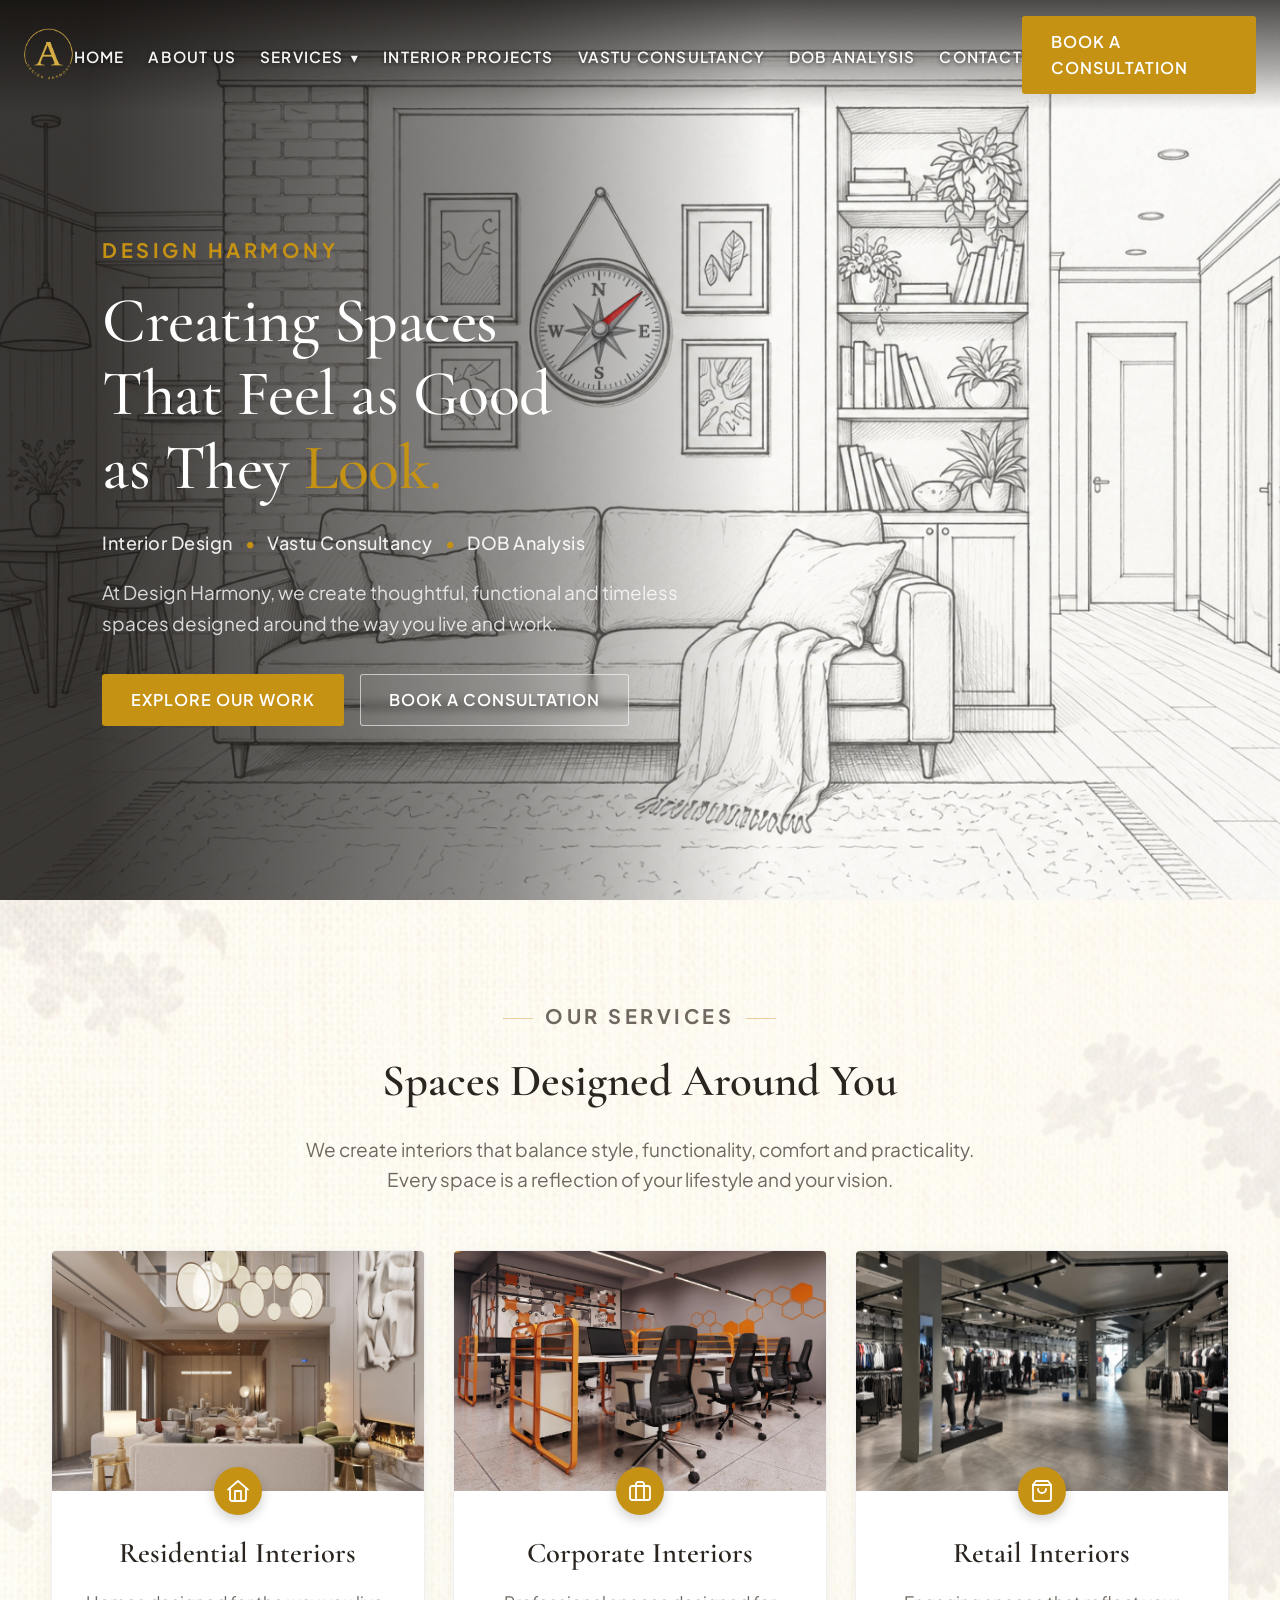
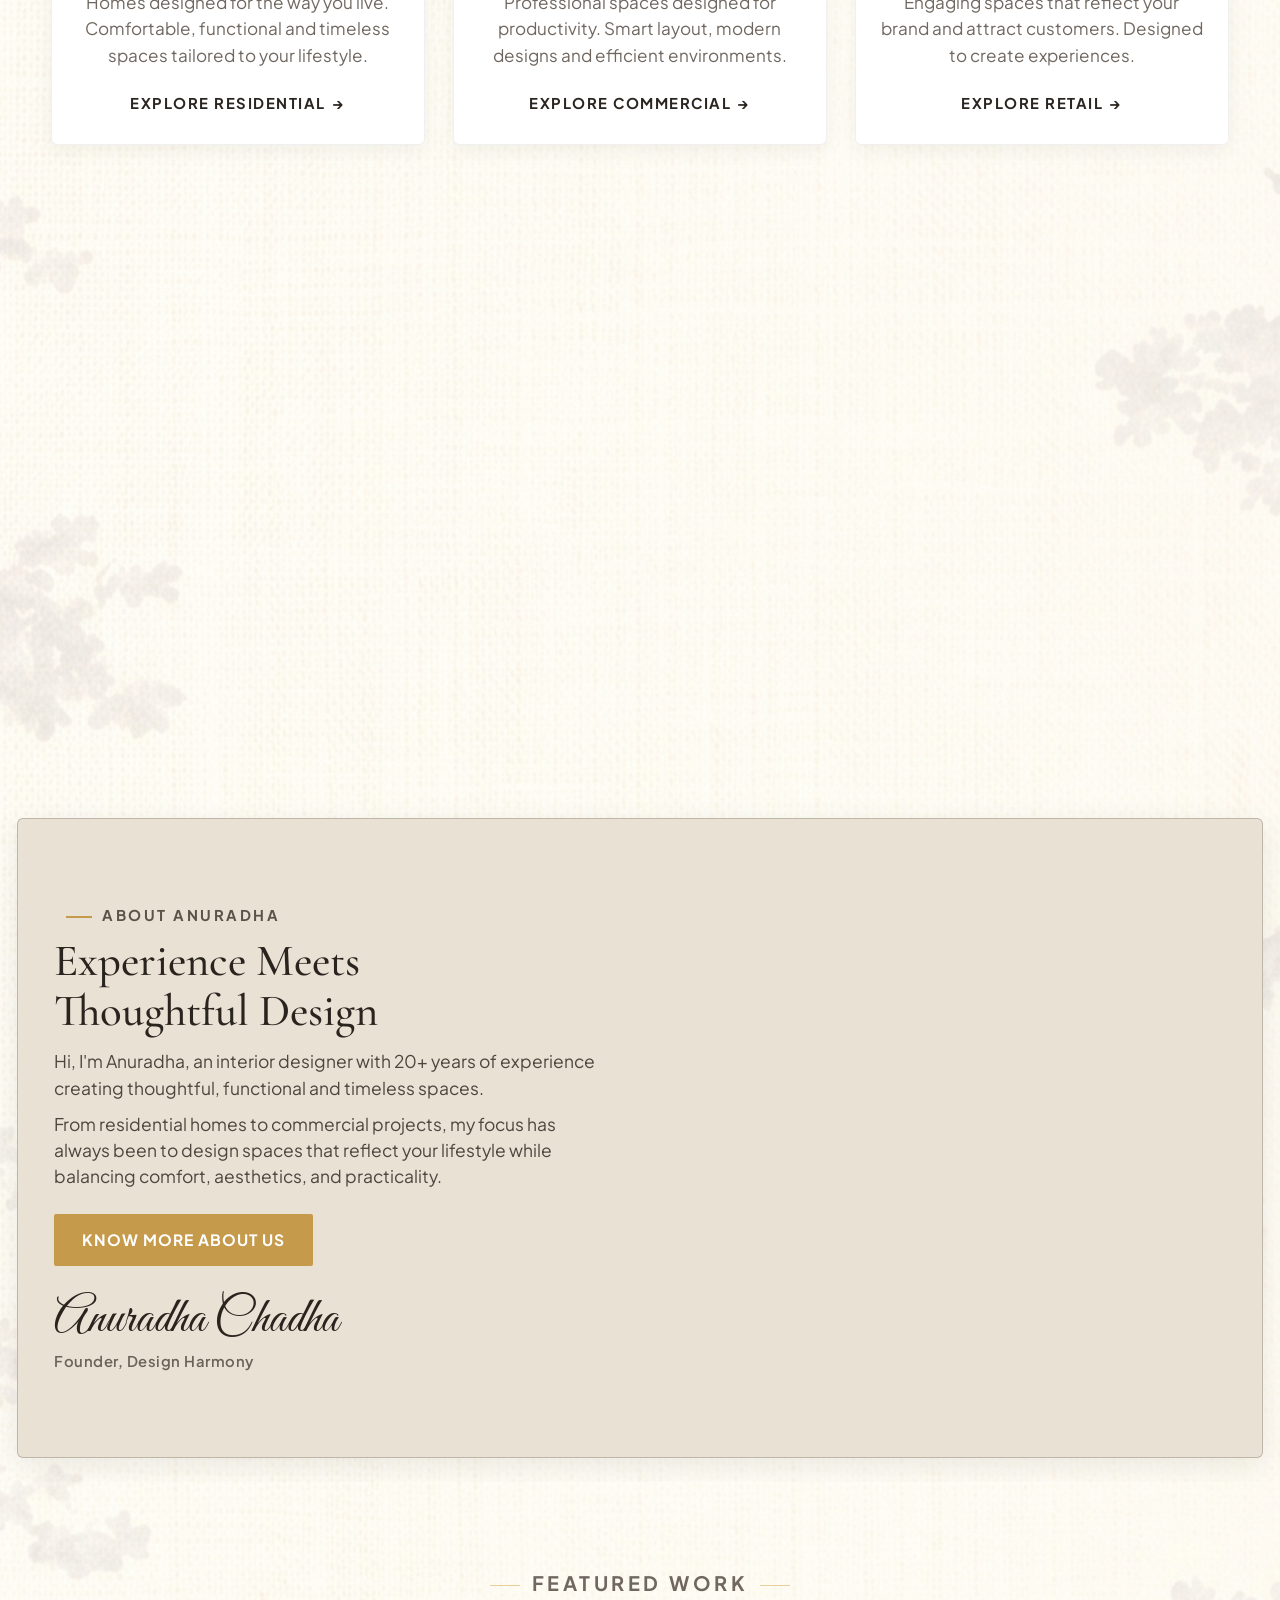
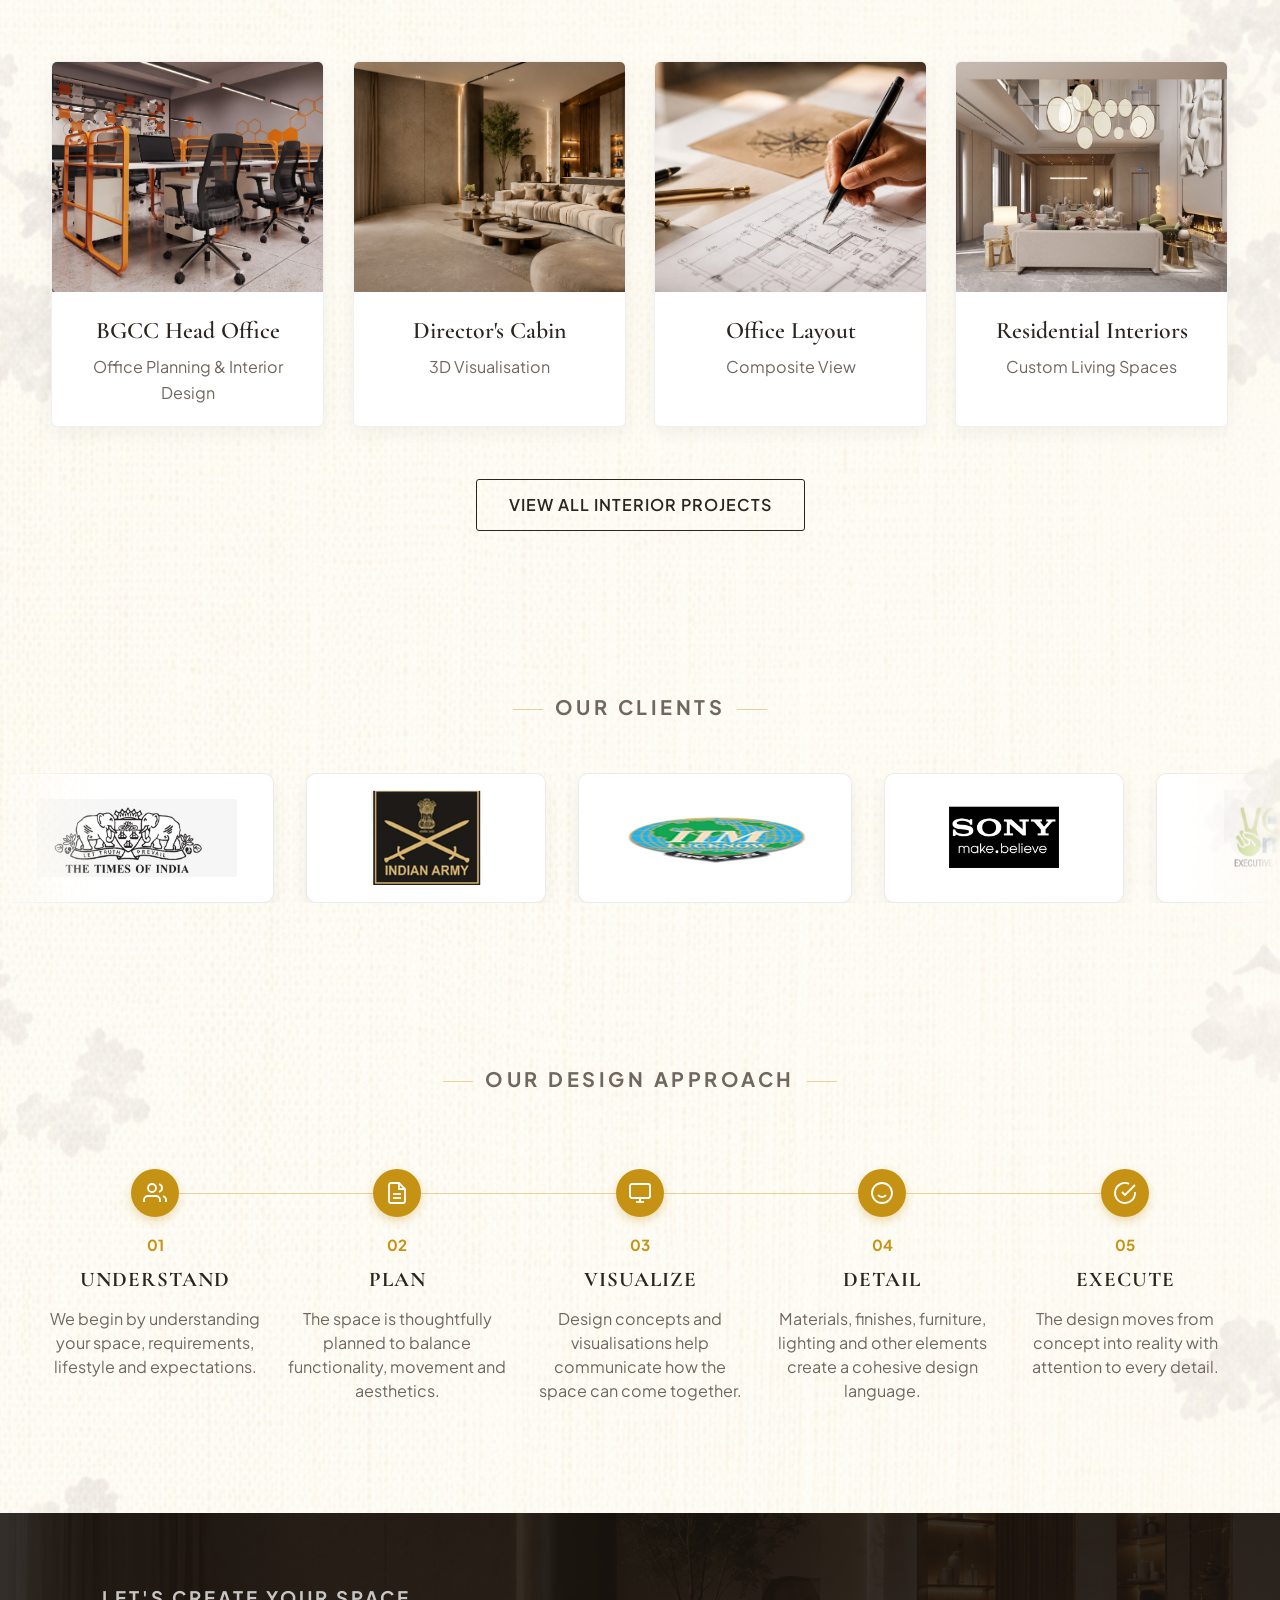
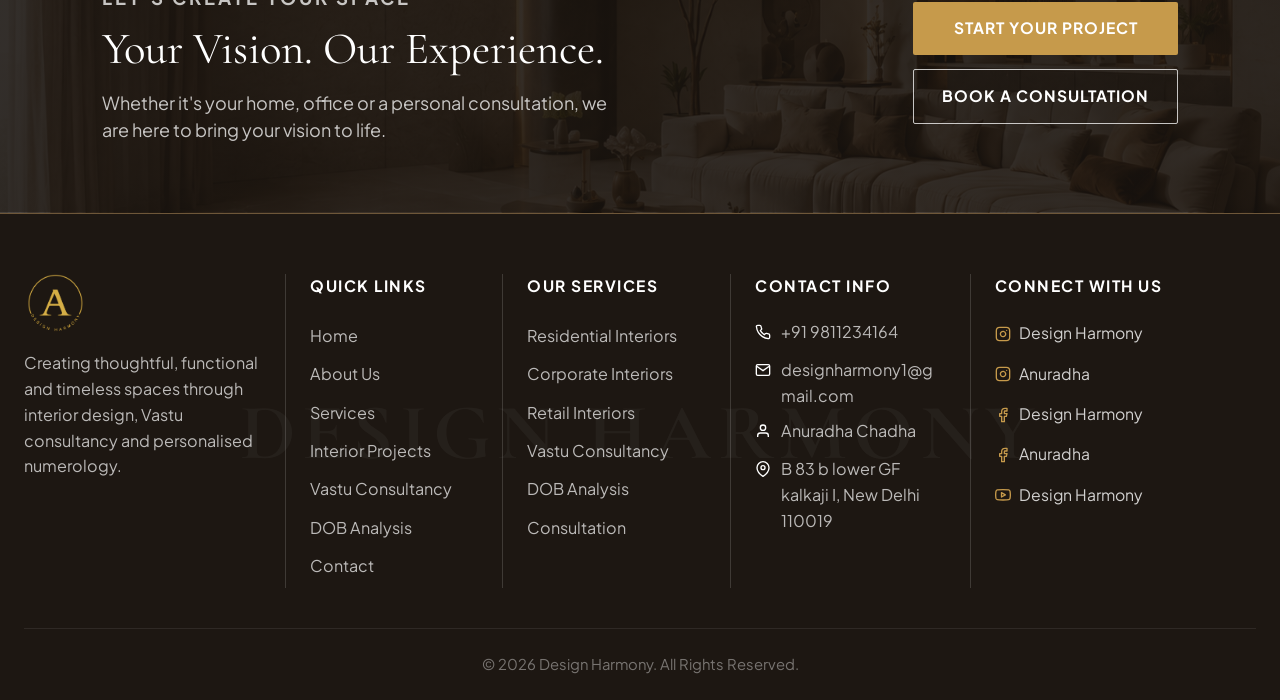
<file: index.html>
<!DOCTYPE html>
<html lang="en">

<head>
  <meta charset="UTF-8">
  <meta name="viewport" content="width=device-width, initial-scale=1.0">
  <meta name="description"
    content="Design Harmony by Anuradha Chadha - Premier Interior Design, Vastu Consultancy, and DOB Numerology Analysis in New Delhi. Creating thoughtful, functional, and timeless spaces.">
  <meta name="keywords"
    content="Interior Design, Vastu Consultancy, DOB Analysis, Commercial Interiors, Residential Interiors, Retail Interiors, New Delhi Interior Designer, Anuradha Chadha, Design Harmony">
  <meta name="author" content="Anuradha Chadha">
  <meta name="robots" content="index, follow">
  <link rel="canonical" href="#">
  <meta property="og:title" content="Design Harmony | Interior Design, Vastu & DOB Analysis">
  <meta property="og:description"
    content="Creating spaces that feel as good as they look. Luxury residential, corporate, and retail interior design by Anuradha Chadha.">
  <meta property="og:image" content="assets/1 front page image.jpeg">
  <meta property="og:url" content="#">
  <meta property="og:type" content="website">
  <meta name="twitter:card" content="summary_large_image">
  <meta name="twitter:title" content="Design Harmony | Interior Design & Vastu Consultancy">
  <meta name="twitter:description"
    content="Creating spaces that feel as good as they look. Luxury interior design and consultancy.">
  <title>Design Harmony</title>
  <link rel="icon" type="image/jpeg" href="assets/logo.jpeg">
  <link rel="apple-touch-icon" href="assets/logo.jpeg">
  <link rel="preconnect" href="https://fonts.googleapis.com">
  <link rel="preconnect" href="https://fonts.gstatic.com" crossorigin>
  <link
    href="https://fonts.googleapis.com/css2?family=Cormorant+Garamond:wght@400;500;600;700&family=Great+Vibes&family=Plus+Jakarta+Sans:wght@300;400;500;600;700&display=swap"
    rel="stylesheet">
  <link rel="stylesheet" href="styles.css">
  <script type="application/ld+json">
  {
    "@context": "https://schema.org",
    "@type": "InteriorDesign",
    "name": "Design Harmony",
    "image": "assets/logo.jpeg",
    "@id": "#",
    "url": "#",
    "telephone": "+91 9811234164",
    "email": "designharmony12@gmail.com",
    "address": {
      "@type": "PostalAddress",
      "streetAddress": "B 83 b lower GF kalkaji I",
      "addressLocality": "New Delhi",
      "postalCode": "110019",
      "addressCountry": "IN"
    },
    "founder": {
      "@type": "Person",
      "name": "Anuradha Chadha"
    },
    "description": "At Design Harmony, we create thoughtful, functional and timeless spaces designed around the way you live and work."
  }
  </script>
</head>

<body>

  <header class="site-header" id="site-header">
    <div class="header-container">
      <a href="#home" class="brand-logo" id="brand-logo-link">
        <img src="assets/logo.jpeg" alt="Design Harmony Logo - We Design Magic" id="header-logo-img">
      </a>

      <button class="nav-toggle" id="nav-toggle" aria-label="Toggle Navigation Menu" aria-expanded="false">
        <span class="hamburger"></span>
      </button>

      <nav class="main-nav" id="main-nav" aria-label="Main Navigation">
        <ul class="nav-list">
          <li class="nav-item"><a href="index.html" class="nav-link active" id="nav-home">HOME</a></li>
          <li class="nav-item"><a href="pages/about.html" class="nav-link" id="nav-about">ABOUT US</a></li>
          <li class="nav-item dropdown">
            <a href="index.html#services" class="nav-link" id="nav-services">SERVICES <span class="caret">▾</span></a>
            <ul class="dropdown-menu">
              <li><a href="pages/residential-interiors.html">Residential Interiors</a></li>
              <li><a href="pages/corporate-interiors.html">Corporate Interiors</a></li>
              <li><a href="pages/retail-interiors.html">Retail Interiors</a></li>
              <li><a href="pages/vastu-consultancy.html">Vastu Consultancy</a></li>
              <li><a href="pages/dob-analysis.html">DOB Analysis</a></li>
              <li><a href="pages/consultation.html">Consultation</a></li>
            </ul>
          </li>
          <li class="nav-item"><a href="pages/projects.html" class="nav-link" id="nav-projects">INTERIOR PROJECTS</a></li>
          <li class="nav-item"><a href="pages/vastu-consultancy.html" class="nav-link" id="nav-vastu">VASTU
              CONSULTANCY</a></li>
          <li class="nav-item"><a href="pages/dob-analysis.html" class="nav-link" id="nav-dob">DOB ANALYSIS</a></li>
          <li class="nav-item"><a href="pages/contact.html" class="nav-link" id="nav-contact">CONTACT</a></li>
        </ul>
      </nav>

      <div class="header-cta">
        <a href="pages/contact.html" class="btn btn-gold" id="btn-header-consultation">BOOK A CONSULTATION</a>
      </div>
    </div>
  </header>

  <main>
    <section class="hero-section" id="home">
      <div class="hero-bg" style="background-image: url('assets/Untitled\ design.jpeg');"></div>
      <div class="hero-overlay"></div>
      <div class="hero-content">
        <span class="hero-badge">DESIGN HARMONY</span>
        <h1 class="hero-title">Creating Spaces<br>That Feel as Good<br>as They <span class="highlight-gold">Look.</span>
        </h1>
        <div class="hero-subtext-bar">
          <span>Interior Design</span>
          <span class="dot">•</span>
          <span>Vastu Consultancy</span>
          <span class="dot">•</span>
          <span>DOB Analysis</span>
        </div>
        <p class="hero-description">
          At Design Harmony, we create thoughtful, functional and timeless spaces designed around the way you live and
          work.
        </p>
        <div class="hero-actions">
          <a href="pages/projects.html" class="btn btn-gold" id="hero-btn-explore">EXPLORE OUR WORK</a>
          <a href="pages/contact.html" class="btn btn-outline-light" id="hero-btn-consultation">BOOK A CONSULTATION</a>
        </div>
      </div>
    </section>

    <section class="services-section" id="services">
      <div class="container">
        <div class="section-header text-center">
          <span class="section-tagline">OUR SERVICES</span>
          <h2 class="section-title">Spaces Designed Around You</h2>
          <p class="section-description">
            We create interiors that balance style, functionality, comfort and practicality.<br>Every space is a
            reflection of your lifestyle and your vision.
          </p>
        </div>

        <div class="services-grid">
          <article class="service-card" id="residential">
            <div class="card-media">
              <div class="card-img-wrap">
                <img src="assets/residential interior.jpeg" alt="Residential Interior Design - Luxury Living Space">
              </div>
              <div class="card-icon-badge">
                <svg width="24" height="24" viewBox="0 0 24 24" fill="none" stroke="currentColor" stroke-width="1.8"
                  stroke-linecap="round" stroke-linejoin="round">
                  <path d="M20 9v11a2 2 0 0 1-2 2H6a2 2 0 0 1-2-2V9" />
                  <path d="M9 22V12h6v10" />
                  <path d="M2 10.6L12 2l10 8.6" />
                </svg>
              </div>
            </div>
            <div class="card-content">
              <h3 class="card-title">Residential Interiors</h3>
              <p class="card-text">
                Homes designed for the way you live. Comfortable, functional and timeless spaces tailored to your
                lifestyle.
              </p>
              <a href="pages/residential-interiors.html" class="card-link" id="link-residential">EXPLORE RESIDENTIAL
                <span class="arrow">→</span></a>
            </div>
          </article>

          <article class="service-card" id="corporate">
            <div class="card-media">
              <div class="card-img-wrap">
                <img src="assets/corporate interior.jpeg" alt="Corporate Interior Design - Modern Office Space">
              </div>
              <div class="card-icon-badge">
                <svg width="24" height="24" viewBox="0 0 24 24" fill="none" stroke="currentColor" stroke-width="1.8"
                  stroke-linecap="round" stroke-linejoin="round">
                  <rect x="2" y="7" width="20" height="14" rx="2" ry="2" />
                  <path d="M16 21V5a2 2 0 0 0-2-2h-4a2 2 0 0 0-2 2v16" />
                </svg>
              </div>
            </div>
            <div class="card-content">
              <h3 class="card-title">Corporate Interiors</h3>
              <p class="card-text">
                Professional spaces designed for productivity. Smart layout, modern designs and efficient environments.
              </p>
              <a href="pages/corporate-interiors.html" class="card-link" id="link-corporate">EXPLORE COMMERCIAL <span
                  class="arrow">→</span></a>
            </div>
          </article>

          <article class="service-card" id="retail">
            <div class="card-media">
              <div class="card-img-wrap">
                <img src="assets/retail interior.jpeg" alt="Retail Interior Design - Boutique & Store Display">
              </div>
              <div class="card-icon-badge">
                <svg width="24" height="24" viewBox="0 0 24 24" fill="none" stroke="currentColor" stroke-width="1.8"
                  stroke-linecap="round" stroke-linejoin="round">
                  <path d="M6 2L3 6v14a2 2 0 0 0 2 2h14a2 2 0 0 0 2-2V6l-3-4z" />
                  <line x1="3" y1="6" x2="21" y2="6" />
                  <path d="M16 10a4 4 0 0 1-8 0" />
                </svg>
              </div>
            </div>
            <div class="card-content">
              <h3 class="card-title">Retail Interiors</h3>
              <p class="card-text">
                Engaging spaces that reflect your brand and attract customers. Designed to create experiences.
              </p>
              <a href="pages/retail-interiors.html" class="card-link" id="link-retail">EXPLORE RETAIL <span
                  class="arrow">→</span></a>
            </div>
          </article>

          <article class="service-card" id="consultation">
            <div class="card-media">
              <div class="card-img-wrap">
                <img src="assets/project managment consultancy.jpeg" alt="Personal Interior Consultation">
              </div>
              <div class="card-icon-badge">
                <svg width="24" height="24" viewBox="0 0 24 24" fill="none" stroke="currentColor" stroke-width="1.8"
                  stroke-linecap="round" stroke-linejoin="round">
                  <path d="M12 20h9" />
                  <path d="M16.5 3.5a2.121 2.121 0 0 1 3 3L7 19l-4 1 1-4L16.5 3.5z" />
                </svg>
              </div>
            </div>
            <div class="card-content">
              <h3 class="card-title">Interior Consultation</h3>
              <p class="card-text">
                Not sure where to start? Book a consultation with Anuradha and get the right guidance for your space or
                life path.
              </p>
              <a href="pages/consultation.html" class="card-link" id="link-consultation">EXPLORE <span
                  class="arrow">→</span></a>
            </div>
          </article>

          <article class="service-card" id="vastu">
            <div class="card-media">
              <div class="card-img-wrap">
                <img src="assets/vastu.jpeg" alt="Vastu Consultancy Analysis">
              </div>
              <div class="card-icon-badge">
                <svg width="24" height="24" viewBox="0 0 24 24" fill="none" stroke="currentColor" stroke-width="1.8"
                  stroke-linecap="round" stroke-linejoin="round">
                  <circle cx="12" cy="12" r="10" />
                  <polygon points="16.24 7.76 14.12 14.12 7.76 16.24 9.88 9.88 16.24 7.76" />
                </svg>
              </div>
            </div>
            <div class="card-content">
              <h3 class="card-title">Vastu Consultancy</h3>
              <p class="card-text">
                Bringing balance to your space. Vastu analysis and practical recommendations for homes and workplaces.
              </p>
              <a href="pages/vastu-consultancy.html" class="card-link" id="link-vastu">LEARN MORE <span
                  class="arrow">→</span></a>
            </div>
          </article>

          <article class="service-card" id="dob">
            <div class="card-media">
              <div class="card-img-wrap">
                <img src="assets/dob.jpeg" alt="DOB Analysis Numerology">
              </div>
              <div class="card-icon-badge">
                <svg width="24" height="24" viewBox="0 0 24 24" fill="none" stroke="currentColor" stroke-width="1.8"
                  stroke-linecap="round" stroke-linejoin="round">
                  <rect x="3" y="3" width="7" height="7" />
                  <rect x="14" y="3" width="7" height="7" />
                  <rect x="14" y="14" width="7" height="7" />
                  <rect x="3" y="14" width="7" height="7" />
                </svg>
              </div>
            </div>
            <div class="card-content">
              <h3 class="card-title">DOB Analysis</h3>
              <p class="card-text">
                Personalized insights through numerology based on your date of birth. Understand your number patterns
                better.
              </p>
              <a href="pages/dob-analysis.html" class="card-link" id="link-dob">LEARN MORE <span
                  class="arrow">→</span></a>
            </div>
          </article>

        </div>
      </div>
    </section>

    <section class="about-section" id="about">
      <div class="about-section-inner">
        <div class="about-grid">
          <div class="about-content">
            <span class="section-tagline left-aligned">ABOUT ANURADHA</span>
            <h2 class="about-title">Experience Meets<br>Thoughtful Design</h2>
            <div class="about-text-body">
              <p>
                Hi, I'm Anuradha, an interior designer with 20+ years of experience creating thoughtful, functional and
                timeless spaces.
              </p>
              <p>
                From residential homes to commercial projects, my focus has always been to design spaces that reflect
                your
                lifestyle while balancing comfort, aesthetics, and practicality.
              </p>
            </div>
            <div class="about-footer-row">
              <a href="pages/about.html" class="btn btn-gold-solid" id="about-btn-more">KNOW MORE ABOUT US</a>
              <div class="signature-wrapper">
                <span class="signature-font">Anuradha Chadha</span>
                <span class="signature-title">Founder, Design Harmony</span>
              </div>
            </div>
          </div>

          <div class="about-img-col">
            <div class="about-img-frame">
              <img src="Maam%27s%20Image.jpeg" alt="Anuradha Chadha - Founder & Lead Designer, Design Harmony"
                class="about-portrait-img">
            </div>
          </div>
        </div>
      </div>
    </section>

    <div class="featured-approach-wrapper">
      <section class="featured-work-section" id="projects">
        <div class="container">
          <div class="section-header text-center">
            <span class="section-tagline">FEATURED WORK</span>
          </div>

          <div class="projects-grid">
            <div class="project-card">
              <div class="project-img-wrapper">
                <img src="assets/corporate interior.jpeg" alt="BGCC Head Office Interior Planning">
              </div>
              <div class="project-info">
                <h3 class="project-title">BGCC Head Office</h3>
                <p class="project-subtitle">Office Planning & Interior Design</p>
              </div>
            </div>

            <div class="project-card">
              <div class="project-img-wrapper">
                <img src="assets/1 front page image.jpeg" alt="Director's Cabin Interior 3D Visualisation">
              </div>
              <div class="project-info">
                <h3 class="project-title">Director's Cabin</h3>
                <p class="project-subtitle">3D Visualisation</p>
              </div>
            </div>

            <div class="project-card">
              <div class="project-img-wrapper">
                <img src="assets/project managment consultancy.jpeg" alt="Office Layout Composite View">
              </div>
              <div class="project-info">
                <h3 class="project-title">Office Layout</h3>
                <p class="project-subtitle">Composite View</p>
              </div>
            </div>

            <div class="project-card">
              <div class="project-img-wrapper">
                <img src="assets/residential interior.jpeg" alt="Residential Interiors Custom Living Spaces">
              </div>
              <div class="project-info">
                <h3 class="project-title">Residential Interiors</h3>
                <p class="project-subtitle">Custom Living Spaces</p>
              </div>
            </div>
          </div>

          <div class="text-center project-cta-wrap">
            <a href="pages/projects.html" class="btn btn-outline-dark" id="btn-view-all-projects">VIEW ALL INTERIOR PROJECTS</a>
          </div>
        </div>
      </section>

      <!-- Dynamic Infinite Client Logos Ticker -->
      <section class="clients-section" id="our-clients">
        <div class="container">
          <div class="section-header text-center" style="margin-bottom: 36px;">
            <span class="section-tagline">OUR CLIENTS</span>
          </div>
        </div>
        <div class="clients-marquee-wrapper">
          <div class="clients-marquee-track">
            <div class="client-logo-item"><img src="our clients/logo 1.jpg" alt="Client Brand Logo 1"></div>
            <div class="client-logo-item"><img src="our clients/logo 2.jpg" alt="Client Brand Logo 2"></div>
            <div class="client-logo-item"><img src="our clients/logo 3.jpg" alt="Client Brand Logo 3"></div>
            <div class="client-logo-item"><img src="our clients/logo 4.jpg" alt="Client Brand Logo 4"></div>
            <div class="client-logo-item"><img src="our clients/logo 5.jpg" alt="Client Brand Logo 5"></div>
            <div class="client-logo-item"><img src="our clients/logo 6.jpg" alt="Client Brand Logo 6"></div>
            <div class="client-logo-item"><img src="our clients/logo 7.jpg" alt="Client Brand Logo 7"></div>
            <div class="client-logo-item"><img src="our clients/logo 8.jpg" alt="Client Brand Logo 8"></div>
            <div class="client-logo-item"><img src="our clients/logo 9.jpg" alt="Client Brand Logo 9"></div>
            <div class="client-logo-item"><img src="our clients/logo 10.jpg" alt="Client Brand Logo 10"></div>
            <div class="client-logo-item"><img src="our clients/logo 11.jpg" alt="Client Brand Logo 11"></div>
            <div class="client-logo-item"><img src="our clients/logo 12.jpg" alt="Client Brand Logo 12"></div>
            <div class="client-logo-item"><img src="our clients/logo 13.jpg" alt="Client Brand Logo 13"></div>
            <div class="client-logo-item"><img src="our clients/logo 14.jpg" alt="Client Brand Logo 14"></div>
            <div class="client-logo-item"><img src="our clients/logo 15.jpg" alt="Client Brand Logo 15"></div>
            <div class="client-logo-item"><img src="our clients/logo 16.jpg" alt="Client Brand Logo 16"></div>
            <div class="client-logo-item"><img src="our clients/logo 17.jpg" alt="Client Brand Logo 17"></div>
            <div class="client-logo-item"><img src="our clients/logo 18.jpg" alt="Client Brand Logo 18"></div>
            <div class="client-logo-item"><img src="our clients/logo 19.jpg" alt="Client Brand Logo 19"></div>
            <div class="client-logo-item"><img src="our clients/logo 20.jpg" alt="Client Brand Logo 20"></div>
            <div class="client-logo-item"><img src="our clients/logo 21.jpg" alt="Client Brand Logo 21"></div>
            <div class="client-logo-item"><img src="our clients/logo 22.jpg" alt="Client Brand Logo 22"></div>
          </div>
          <div class="clients-marquee-track" aria-hidden="true">
            <div class="client-logo-item"><img src="our clients/logo 1.jpg" alt="Client Brand Logo 1"></div>
            <div class="client-logo-item"><img src="our clients/logo 2.jpg" alt="Client Brand Logo 2"></div>
            <div class="client-logo-item"><img src="our clients/logo 3.jpg" alt="Client Brand Logo 3"></div>
            <div class="client-logo-item"><img src="our clients/logo 4.jpg" alt="Client Brand Logo 4"></div>
            <div class="client-logo-item"><img src="our clients/logo 5.jpg" alt="Client Brand Logo 5"></div>
            <div class="client-logo-item"><img src="our clients/logo 6.jpg" alt="Client Brand Logo 6"></div>
            <div class="client-logo-item"><img src="our clients/logo 7.jpg" alt="Client Brand Logo 7"></div>
            <div class="client-logo-item"><img src="our clients/logo 8.jpg" alt="Client Brand Logo 8"></div>
            <div class="client-logo-item"><img src="our clients/logo 9.jpg" alt="Client Brand Logo 9"></div>
            <div class="client-logo-item"><img src="our clients/logo 10.jpg" alt="Client Brand Logo 10"></div>
            <div class="client-logo-item"><img src="our clients/logo 11.jpg" alt="Client Brand Logo 11"></div>
            <div class="client-logo-item"><img src="our clients/logo 12.jpg" alt="Client Brand Logo 12"></div>
            <div class="client-logo-item"><img src="our clients/logo 13.jpg" alt="Client Brand Logo 13"></div>
            <div class="client-logo-item"><img src="our clients/logo 14.jpg" alt="Client Brand Logo 14"></div>
            <div class="client-logo-item"><img src="our clients/logo 15.jpg" alt="Client Brand Logo 15"></div>
            <div class="client-logo-item"><img src="our clients/logo 16.jpg" alt="Client Brand Logo 16"></div>
            <div class="client-logo-item"><img src="our clients/logo 17.jpg" alt="Client Brand Logo 17"></div>
            <div class="client-logo-item"><img src="our clients/logo 18.jpg" alt="Client Brand Logo 18"></div>
            <div class="client-logo-item"><img src="our clients/logo 19.jpg" alt="Client Brand Logo 19"></div>
            <div class="client-logo-item"><img src="our clients/logo 20.jpg" alt="Client Brand Logo 20"></div>
            <div class="client-logo-item"><img src="our clients/logo 21.jpg" alt="Client Brand Logo 21"></div>
            <div class="client-logo-item"><img src="our clients/logo 22.jpg" alt="Client Brand Logo 22"></div>
          </div>
        </div>
      </section>

      <section class="approach-section">
        <div class="container">
          <div class="section-header text-center">
            <span class="section-tagline">OUR DESIGN APPROACH</span>
          </div>

          <div class="approach-timeline">
            <div class="timeline-line"></div>

            <div class="approach-step">
              <div class="step-icon-badge">
                <svg width="24" height="24" viewBox="0 0 24 24" fill="none" stroke="currentColor" stroke-width="1.8">
                  <path d="M17 21v-2a4 4 0 0 0-4-4H5a4 4 0 0 0-4 4v2" />
                  <circle cx="9" cy="7" r="4" />
                  <path d="M23 21v-2a4 4 0 0 0-3-3.87" />
                  <path d="M16 3.13a4 4 0 0 1 0 7.75" />
                </svg>
              </div>
              <span class="step-number">01</span>
              <h3 class="step-title">UNDERSTAND</h3>
              <p class="step-desc">We begin by understanding your space, requirements, lifestyle and expectations.</p>
            </div>

            <div class="approach-step">
              <div class="step-icon-badge">
                <svg width="24" height="24" viewBox="0 0 24 24" fill="none" stroke="currentColor" stroke-width="1.8">
                  <path d="M14 2H6a2 2 0 0 0-2 2v16a2 2 0 0 0 2 2h12a2 2 0 0 0 2-2V8z" />
                  <polyline points="14 2 14 8 20 8" />
                  <line x1="16" y1="13" x2="8" y2="13" />
                  <line x1="16" y1="17" x2="8" y2="17" />
                </svg>
              </div>
              <span class="step-number">02</span>
              <h3 class="step-title">PLAN</h3>
              <p class="step-desc">The space is thoughtfully planned to balance functionality, movement and aesthetics.
              </p>
            </div>

            <div class="approach-step">
              <div class="step-icon-badge">
                <svg width="24" height="24" viewBox="0 0 24 24" fill="none" stroke="currentColor" stroke-width="1.8">
                  <rect x="2" y="3" width="20" height="14" rx="2" ry="2" />
                  <line x1="8" y1="21" x2="16" y2="21" />
                  <line x1="12" y1="17" x2="12" y2="21" />
                </svg>
              </div>
              <span class="step-number">03</span>
              <h3 class="step-title">VISUALIZE</h3>
              <p class="step-desc">Design concepts and visualisations help communicate how the space can come together.
              </p>
            </div>

            <div class="approach-step">
              <div class="step-icon-badge">
                <svg width="24" height="24" viewBox="0 0 24 24" fill="none" stroke="currentColor" stroke-width="1.8">
                  <circle cx="12" cy="12" r="10" />
                  <path d="M8 14s1.5 2 4 2 4-2 4-2" />
                  <line x1="9" y1="9" x2="9.01" y2="9" />
                  <line x1="15" y1="9" x2="15.01" y2="9" />
                </svg>
              </div>
              <span class="step-number">04</span>
              <h3 class="step-title">DETAIL</h3>
              <p class="step-desc">Materials, finishes, furniture, lighting and other elements create a cohesive design
                language.</p>
            </div>

            <div class="approach-step">
              <div class="step-icon-badge">
                <svg width="24" height="24" viewBox="0 0 24 24" fill="none" stroke="currentColor" stroke-width="1.8">
                  <path d="M22 11.08V12a10 10 0 1 1-5.93-9.14" />
                  <polyline points="22 4 12 14.01 9 11.01" />
                </svg>
              </div>
              <span class="step-number">05</span>
              <h3 class="step-title">EXECUTE</h3>
              <p class="step-desc">The design moves from concept into reality with attention to every detail.</p>
            </div>
          </div>
        </div>
      </section>
    </div>

    <section class="cta-banner-section" id="contact">
      <div class="cta-banner-inner">
        <div class="cta-text-content">
          <span class="cta-tagline">LET'S CREATE YOUR SPACE</span>
          <h2 class="cta-title">Your Vision. Our Experience.</h2>
          <p class="cta-description">
            Whether it's your home, office or a personal consultation, we are here to bring your vision to life.
          </p>
        </div>
        <div class="cta-buttons-wrap">
          <a href="pages/contact.html" class="btn btn-gold-solid" id="cta-btn-start">START YOUR PROJECT</a>
          <a href="pages/consultation.html" class="btn btn-outline-white" id="cta-btn-consult">BOOK A
            CONSULTATION</a>
        </div>
      </div>
    </section>
  </main>

  <footer class="site-footer">
    <div class="footer-container">
      <div class="footer-grid">
        <div class="footer-col brand-col">
          <a href="#home" class="footer-logo-link">
            <img src="assets/logo.jpeg" alt="Design Harmony Logo Footer" class="footer-logo">
          </a>
          <p class="footer-bio">
            Creating thoughtful, functional and timeless spaces through interior design, Vastu consultancy and
            personalised numerology.
          </p>
        </div>

        <div class="footer-col">
          <h4 class="footer-heading">QUICK LINKS</h4>
          <ul class="footer-links">
            <li><a href="index.html">Home</a></li>
            <li><a href="pages/about.html">About Us</a></li>
            <li><a href="index.html#services">Services</a></li>
            <li><a href="pages/projects.html">Interior Projects</a></li>
            <li><a href="pages/vastu-consultancy.html">Vastu Consultancy</a></li>
            <li><a href="pages/dob-analysis.html">DOB Analysis</a></li>
            <li><a href="pages/contact.html">Contact</a></li>
          </ul>
        </div>

        <div class="footer-col">
          <h4 class="footer-heading">OUR SERVICES</h4>
          <ul class="footer-links">
            <li><a href="pages/residential-interiors.html">Residential Interiors</a></li>
            <li><a href="pages/corporate-interiors.html">Corporate Interiors</a></li>
            <li><a href="pages/retail-interiors.html">Retail Interiors</a></li>
            <li><a href="pages/vastu-consultancy.html">Vastu Consultancy</a></li>
            <li><a href="pages/dob-analysis.html">DOB Analysis</a></li>
            <li><a href="pages/consultation.html">Consultation</a></li>
          </ul>
        </div>

        <div class="footer-col contact-col">
          <h4 class="footer-heading">CONTACT INFO</h4>
          <ul class="contact-info-list">
            <li>
              <span class="icon">
                <svg width="16" height="16" viewBox="0 0 24 24" fill="none" stroke="currentColor" stroke-width="2">
                  <path
                    d="M22 16.92v3a2 2 0 0 1-2.18 2 19.79 19.79 0 0 1-8.63-3.07 19.5 19.5 0 0 1-6-6 19.79 19.79 0 0 1-3.07-8.67A2 2 0 0 1 4.11 2h3a2 2 0 0 1 2 1.72 12.84 12.84 0 0 0 .7 2.81 2 2 0 0 1-.45 2.11L8.09 9.91a16 16 0 0 0 6 6l1.27-1.27a2 2 0 0 1 2.11-.45 12.84 12.84 0 0 0 2.81.7A2 2 0 0 1 22 16.92z" />
                </svg>
              </span>
              <a href="tel:+919811234164">+91 9811234164</a>
            </li>
            <li>
              <span class="icon">
                <svg width="16" height="16" viewBox="0 0 24 24" fill="none" stroke="currentColor" stroke-width="2">
                  <path d="M4 4h16c1.1 0 2 .9 2 2v12c0 1.1-.9 2-2 2H4c-1.1 0-2-.9-2-2V6c0-1.1.9-2 2-2z" />
                  <polyline points="22,6 12,13 2,6" />
                </svg>
              </span>
              <a href="mailto:designharmony1@gmail.com">designharmony1@gmail.com</a>
            </li>
            <li>
              <span class="icon">
                <svg width="16" height="16" viewBox="0 0 24 24" fill="none" stroke="currentColor" stroke-width="2">
                  <path d="M20 21v-2a4 4 0 0 0-4-4H8a4 4 0 0 0-4 4v2" />
                  <circle cx="12" cy="7" r="4" />
                </svg>
              </span>
              <span>Anuradha Chadha</span>
            </li>
            <li>
              <span class="icon">
                <svg width="16" height="16" viewBox="0 0 24 24" fill="none" stroke="currentColor" stroke-width="2">
                  <path d="M21 10c0 7-9 13-9 13s-9-6-9-13a9 9 0 0 1 18 0z" />
                  <circle cx="12" cy="10" r="3" />
                </svg>
              </span>
              <span>B 83 b lower GF kalkaji I, New Delhi 110019</span>
            </li>
          </ul>
        </div>

        <div class="footer-col social-col">
          <h4 class="footer-heading">CONNECT WITH US</h4>
          <ul class="footer-social-list">
            <li>
              <a href="https://www.instagram.com/interiorswithdesignharmony/" target="_blank" rel="noopener noreferrer"
                class="footer-social-link" id="footer-link-ig-dh">
                <svg width="16" height="16" viewBox="0 0 24 24" fill="none" stroke="currentColor" stroke-width="2"
                  stroke-linecap="round" stroke-linejoin="round">
                  <rect x="2" y="2" width="20" height="20" rx="5" ry="5"></rect>
                  <path d="M16 11.37A4 4 0 1 1 12.63 8 4 4 0 0 1 16 11.37z"></path>
                  <line x1="17.5" y1="6.5" x2="17.51" y2="6.5"></line>
                </svg>
                <span>Design Harmony</span>
              </a>
            </li>
            <li>
              <a href="https://www.instagram.com/interiorswithanuradha/" target="_blank" rel="noopener noreferrer"
                class="footer-social-link" id="footer-link-ig-anuradha">
                <svg width="16" height="16" viewBox="0 0 24 24" fill="none" stroke="currentColor" stroke-width="2"
                  stroke-linecap="round" stroke-linejoin="round">
                  <rect x="2" y="2" width="20" height="20" rx="5" ry="5"></rect>
                  <path d="M16 11.37A4 4 0 1 1 12.63 8 4 4 0 0 1 16 11.37z"></path>
                  <line x1="17.5" y1="6.5" x2="17.51" y2="6.5"></line>
                </svg>
                <span>Anuradha</span>
              </a>
            </li>
            <li>
              <a href="https://www.facebook.com/interiorswithdesignharmony" target="_blank" rel="noopener noreferrer"
                class="footer-social-link" id="footer-link-fb-dh">
                <svg width="16" height="16" viewBox="0 0 24 24" fill="none" stroke="currentColor" stroke-width="2"
                  stroke-linecap="round" stroke-linejoin="round">
                  <path d="M18 2h-3a5 5 0 0 0-5 5v3H7v4h3v8h4v-8h3l1-4h-4V7a1 1 0 0 1 1-1h3z"></path>
                </svg>
                <span>Design Harmony</span>
              </a>
            </li>
            <li>
              <a href="https://www.facebook.com/profile.php?id=61564376861604" target="_blank" rel="noopener noreferrer"
                class="footer-social-link" id="footer-link-fb-anuradha">
                <svg width="16" height="16" viewBox="0 0 24 24" fill="none" stroke="currentColor" stroke-width="2"
                  stroke-linecap="round" stroke-linejoin="round">
                  <path d="M18 2h-3a5 5 0 0 0-5 5v3H7v4h3v8h4v-8h3l1-4h-4V7a1 1 0 0 1 1-1h3z"></path>
                </svg>
                <span>Anuradha</span>
              </a>
            </li>
            <li>
              <a href="https://www.youtube.com/@Designharmony-1" target="_blank" rel="noopener noreferrer"
                class="footer-social-link" id="footer-link-yt-dh">
                <svg width="16" height="16" viewBox="0 0 24 24" fill="none" stroke="currentColor" stroke-width="2"
                  stroke-linecap="round" stroke-linejoin="round">
                  <path
                    d="M22.54 6.42a2.78 2.78 0 0 0-1.94-2C18.88 4 12 4 12 4s-6.88 0-8.6.46a2.78 2.78 0 0 0-1.94 2A29 29 0 0 0 1 11.75a29 29 0 0 0 .46 5.33A2.78 2.78 0 0 0 3.4 19c1.72.46 8.6.46 8.6.46s6.88 0 8.6-.46a2.78 2.78 0 0 0 1.94-2 29 29 0 0 0 .46-5.25 29 29 0 0 0-.46-5.33z">
                  </path>
                  <polygon points="9.75 15.02 15.5 11.75 9.75 8.48 9.75 15.02"></polygon>
                </svg>
                <span>Design Harmony</span>
              </a>
            </li>
          </ul>
        </div>
      </div>

      <div class="footer-bottom text-center">
        <p>© 2026 Design Harmony. All Rights Reserved.</p>
      </div>
    </div>
  </footer>

  <script src="config.js"></script>
  <script src="script.js"></script>
</body>

</html>
</file>
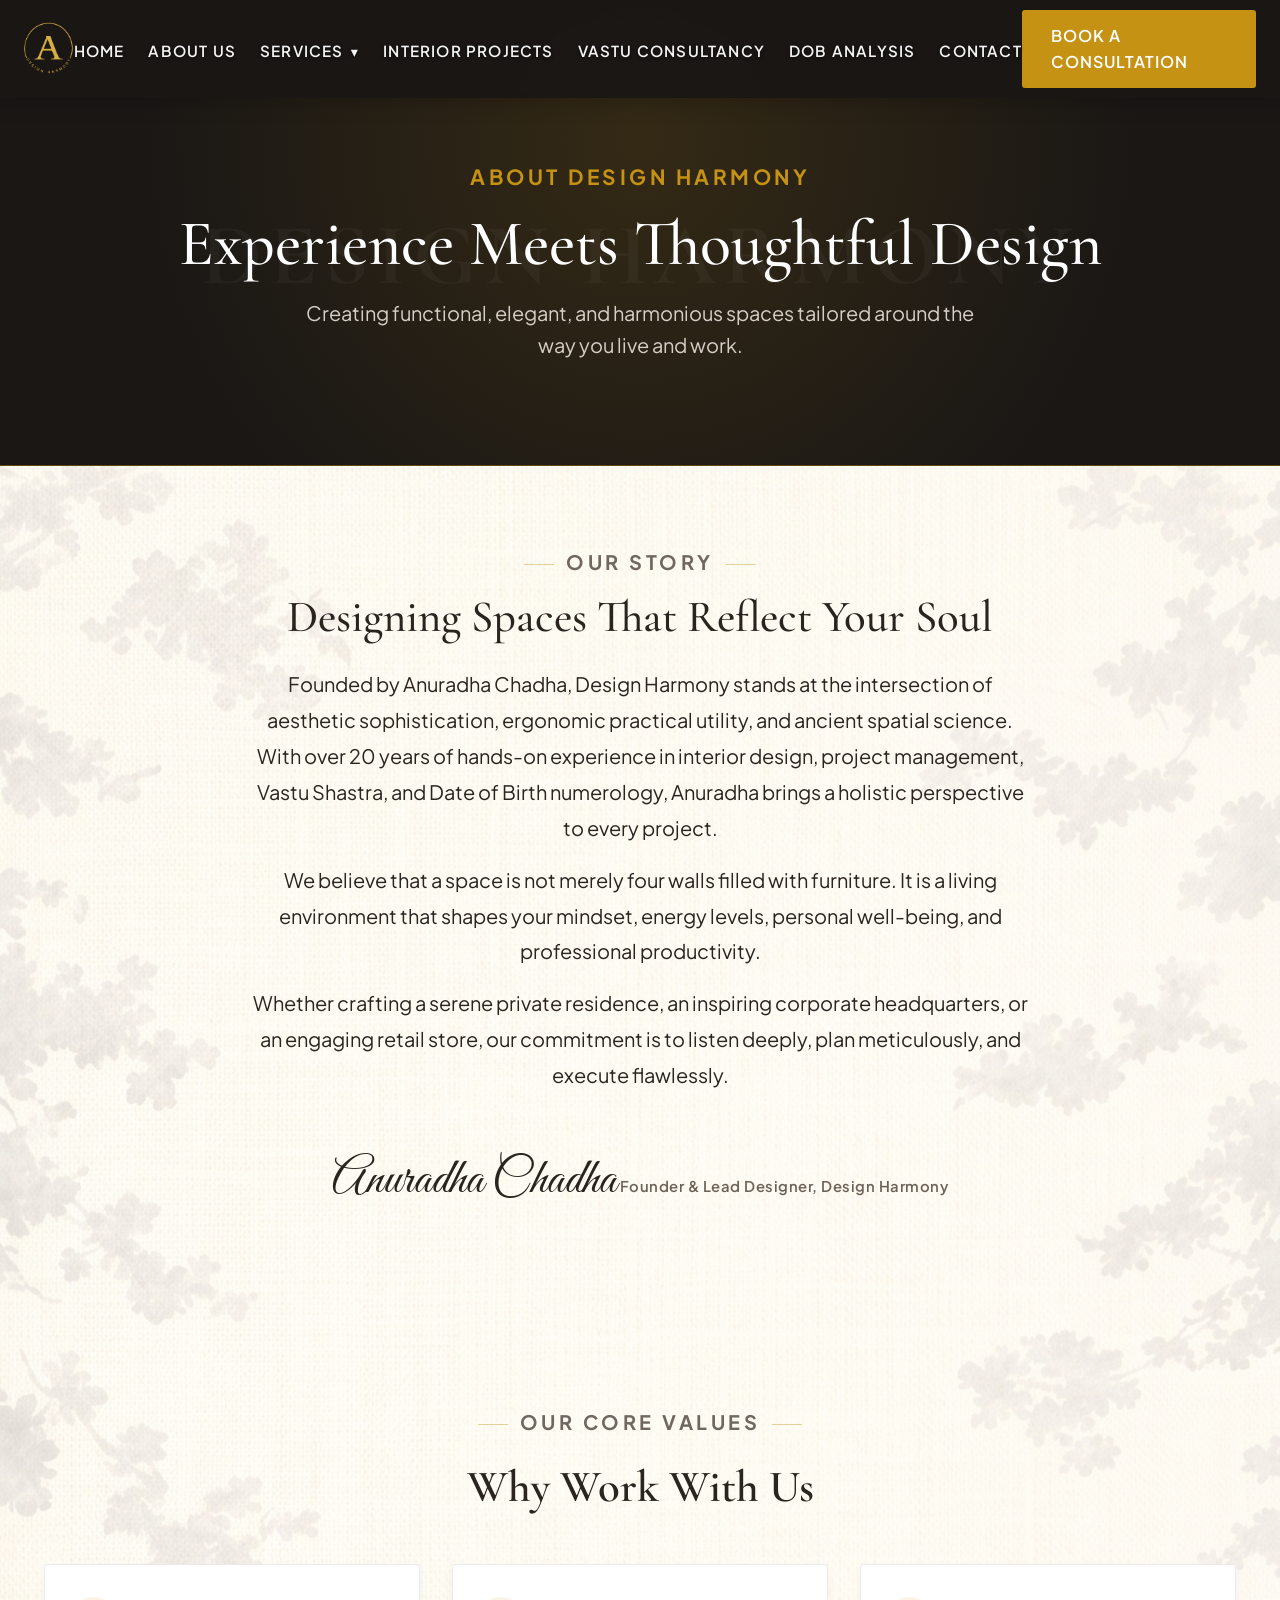
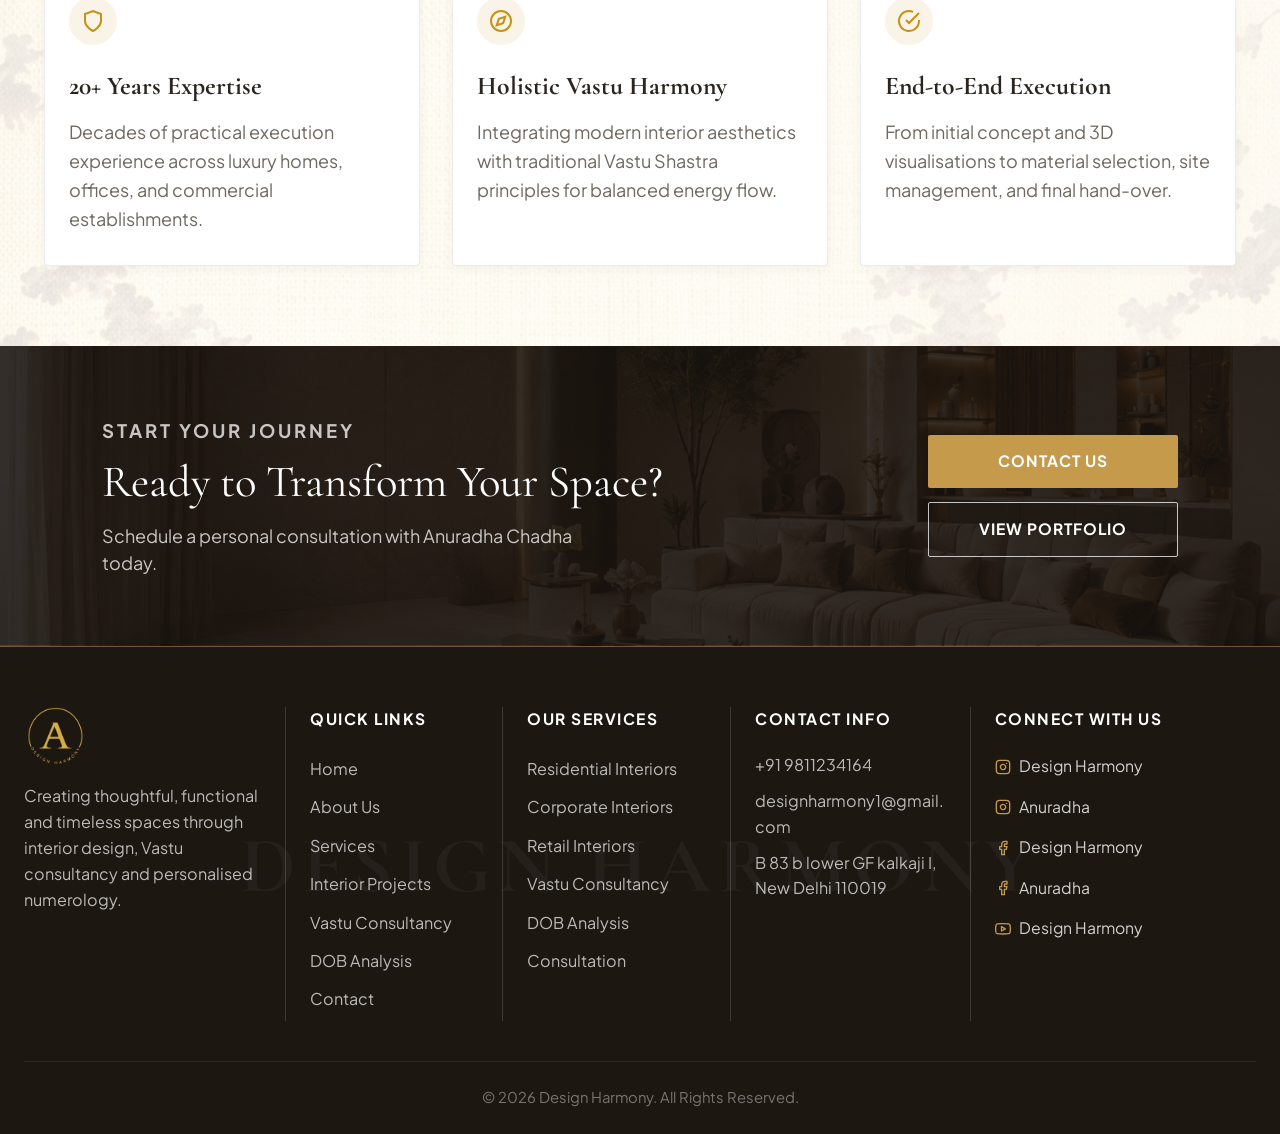
<file: pages/about.html>
<!DOCTYPE html>
<html lang="en">

<head>
  <meta charset="UTF-8">
  <meta name="viewport" content="width=device-width, initial-scale=1.0">
  <meta name="description"
    content="Learn more about Design Harmony and Anuradha Chadha. 20+ years of interior design expertise, Vastu consultancy, and DOB numerology in New Delhi.">
  <meta name="keywords"
    content="About Anuradha Chadha, Design Harmony About, Interior Designer New Delhi, Vastu Consultant">
  <meta name="author" content="Anuradha Chadha">
  <title>About Us | Design Harmony - Anuradha Chadha</title>
  <link rel="icon" type="image/jpeg" href="../assets/logo.jpeg">
  <link rel="apple-touch-icon" href="../assets/logo.jpeg">
  <link rel="preconnect" href="https://fonts.googleapis.com">
  <link rel="preconnect" href="https://fonts.gstatic.com" crossorigin>
  <link
    href="https://fonts.googleapis.com/css2?family=Cormorant+Garamond:wght@400;500;600;700&family=Great+Vibes&family=Plus+Jakarta+Sans:wght@300;400;500;600;700&display=swap"
    rel="stylesheet">
  <link rel="stylesheet" href="../styles.css">
</head>

<body>

  <header class="site-header scrolled" id="site-header">
    <div class="header-container">
      <a href="../index.html" class="brand-logo" id="brand-logo-link">
        <img src="../assets/logo.jpeg" alt="Design Harmony Logo - We Design Magic" id="header-logo-img">
      </a>

      <button class="nav-toggle" id="nav-toggle" aria-label="Toggle Navigation Menu" aria-expanded="false">
        <span class="hamburger"></span>
      </button>

      <nav class="main-nav" id="main-nav" aria-label="Main Navigation">
        <ul class="nav-list">
          <li class="nav-item"><a href="../index.html" class="nav-link" id="nav-home">HOME</a></li>
          <li class="nav-item"><a href="about.html" class="nav-link active" id="nav-about">ABOUT US</a></li>
          <li class="nav-item dropdown">
            <a href="../index.html#services" class="nav-link" id="nav-services">SERVICES <span
                class="caret">▾</span></a>
            <ul class="dropdown-menu">
              <li><a href="residential-interiors.html">Residential Interiors</a></li>
              <li><a href="corporate-interiors.html">Corporate Interiors</a></li>
              <li><a href="retail-interiors.html">Retail Interiors</a></li>
              <li><a href="vastu-consultancy.html">Vastu Consultancy</a></li>
              <li><a href="dob-analysis.html">DOB Analysis</a></li>
              <li><a href="consultation.html">Consultation</a></li>
            </ul>
          </li>
          <li class="nav-item"><a href="projects.html" class="nav-link" id="nav-projects">INTERIOR PROJECTS</a></li>
          <li class="nav-item"><a href="vastu-consultancy.html" class="nav-link" id="nav-vastu">VASTU CONSULTANCY</a>
          </li>
          <li class="nav-item"><a href="dob-analysis.html" class="nav-link" id="nav-dob">DOB ANALYSIS</a></li>
          <li class="nav-item"><a href="contact.html" class="nav-link" id="nav-contact">CONTACT</a></li>
        </ul>
      </nav>

      <div class="header-cta">
        <a href="contact.html" class="btn btn-gold" id="btn-header-consultation">BOOK A CONSULTATION</a>
      </div>
    </div>
  </header>

  <main>
    <section class="page-hero">
      <div class="container">
        <span class="page-hero-subtitle">ABOUT DESIGN HARMONY</span>
        <h1 class="page-hero-title">Experience Meets Thoughtful Design</h1>
        <p class="page-hero-desc">
          Creating functional, elegant, and harmonious spaces tailored around the way you live and work.
        </p>
      </div>
    </section>

    <section class="subpage-section">
      <div class="container">
        <div class="subpage-content-centered">
          <span class="section-tagline">OUR STORY</span>
          <h2 class="about-title" style="margin-bottom: 24px;">Designing Spaces That Reflect Your Soul</h2>
          <div class="subpage-text-body">
            <p style="margin-bottom: 16px;">
              Founded by Anuradha Chadha, Design Harmony stands at the intersection of aesthetic sophistication,
              ergonomic practical utility, and ancient spatial science. With over 20 years of hands-on experience in
              interior design, project management, Vastu Shastra, and Date of Birth numerology, Anuradha brings a
              holistic perspective to every project.
            </p>
            <p style="margin-bottom: 16px;">
              We believe that a space is not merely four walls filled with furniture. It is a living environment that
              shapes your mindset, energy levels, personal well-being, and professional productivity.
            </p>
            <p>
              Whether crafting a serene private residence, an inspiring corporate headquarters, or an engaging retail
              store, our commitment is to listen deeply, plan meticulously, and execute flawlessly.
            </p>
          </div>

          <div class="signature-wrapper" style="margin-top: 32px; margin-bottom: 40px; display: inline-block;">
            <span class="signature-font">Anuradha Chadha</span>
            <span class="signature-title">Founder & Lead Designer, Design Harmony</span>
          </div>


        </div>
      </div>
    </section>

    <section class="subpage-section">
      <div class="container">
        <div class="section-header text-center">
          <span class="section-tagline">OUR CORE VALUES</span>
          <h2 class="section-title">Why Work With Us</h2>
        </div>

        <div class="subpage-grid-features">
          <div class="feature-box">
            <div class="feature-icon">
              <svg width="24" height="24" viewBox="0 0 24 24" fill="none" stroke="currentColor" stroke-width="2">
                <path d="M12 22s8-4 8-10V5l-8-3-8 3v7c0 6 8 10 8 10z" />
              </svg>
            </div>
            <h3 class="feature-title">20+ Years Expertise</h3>
            <p class="feature-desc">Decades of practical execution experience across luxury homes, offices, and
              commercial establishments.</p>
          </div>

          <div class="feature-box">
            <div class="feature-icon">
              <svg width="24" height="24" viewBox="0 0 24 24" fill="none" stroke="currentColor" stroke-width="2">
                <circle cx="12" cy="12" r="10" />
                <polygon points="16.24 7.76 14.12 14.12 7.76 16.24 9.88 9.88 16.24 7.76" />
              </svg>
            </div>
            <h3 class="feature-title">Holistic Vastu Harmony</h3>
            <p class="feature-desc">Integrating modern interior aesthetics with traditional Vastu Shastra principles for
              balanced energy flow.</p>
          </div>

          <div class="feature-box">
            <div class="feature-icon">
              <svg width="24" height="24" viewBox="0 0 24 24" fill="none" stroke="currentColor" stroke-width="2">
                <path d="M22 11.08V12a10 10 0 1 1-5.93-9.14" />
                <polyline points="22 4 12 14.01 9 11.01" />
              </svg>
            </div>
            <h3 class="feature-title">End-to-End Execution</h3>
            <p class="feature-desc">From initial concept and 3D visualisations to material selection, site management,
              and final hand-over.</p>
          </div>
        </div>
      </div>
    </section>

    <section class="cta-banner-section">
      <div class="cta-banner-inner">
        <div class="cta-text-content">
          <span class="cta-tagline">START YOUR JOURNEY</span>
          <h2 class="cta-title">Ready to Transform Your Space?</h2>
          <p class="cta-description">Schedule a personal consultation with Anuradha Chadha today.</p>
        </div>
        <div class="cta-buttons-wrap">
          <a href="contact.html" class="btn btn-gold-solid">CONTACT US</a>
          <a href="projects.html" class="btn btn-outline-white">VIEW PORTFOLIO</a>
        </div>
      </div>
    </section>
  </main>

  <footer class="site-footer">
    <div class="footer-container">
      <div class="footer-grid">
        <div class="footer-col brand-col">
          <a href="../index.html" class="footer-logo-link">
            <img src="../assets/logo.jpeg" alt="Design Harmony Logo Footer" class="footer-logo">
          </a>
          <p class="footer-bio">
            Creating thoughtful, functional and timeless spaces through interior design, Vastu consultancy and
            personalised numerology.
          </p>
        </div>

        <div class="footer-col">
          <h4 class="footer-heading">QUICK LINKS</h4>
          <ul class="footer-links">
            <li><a href="../index.html">Home</a></li>
            <li><a href="about.html">About Us</a></li>
            <li><a href="../index.html#services">Services</a></li>
            <li><a href="projects.html">Interior Projects</a></li>
            <li><a href="vastu-consultancy.html">Vastu Consultancy</a></li>
            <li><a href="dob-analysis.html">DOB Analysis</a></li>
            <li><a href="contact.html">Contact</a></li>
          </ul>
        </div>

        <div class="footer-col">
          <h4 class="footer-heading">OUR SERVICES</h4>
          <ul class="footer-links">
            <li><a href="residential-interiors.html">Residential Interiors</a></li>
            <li><a href="corporate-interiors.html">Corporate Interiors</a></li>
            <li><a href="retail-interiors.html">Retail Interiors</a></li>
            <li><a href="vastu-consultancy.html">Vastu Consultancy</a></li>
            <li><a href="dob-analysis.html">DOB Analysis</a></li>
            <li><a href="consultation.html">Consultation</a></li>
          </ul>
        </div>

        <div class="footer-col contact-col">
          <h4 class="footer-heading">CONTACT INFO</h4>
          <ul class="contact-info-list">
            <li><a href="tel:+919811234164">+91 9811234164</a></li>
            <li><a href="mailto:designharmony1@gmail.com">designharmony1@gmail.com</a></li>
            <li><span>B 83 b lower GF kalkaji I, New Delhi 110019</span></li>
          </ul>
        </div>

        <div class="footer-col social-col">
          <h4 class="footer-heading">CONNECT WITH US</h4>
          <ul class="footer-social-list">
            <li>
              <a href="https://www.instagram.com/interiorswithdesignharmony/" target="_blank" rel="noopener noreferrer"
                class="footer-social-link" id="footer-link-ig-dh">
                <svg width="16" height="16" viewBox="0 0 24 24" fill="none" stroke="currentColor" stroke-width="2"
                  stroke-linecap="round" stroke-linejoin="round">
                  <rect x="2" y="2" width="20" height="20" rx="5" ry="5"></rect>
                  <path d="M16 11.37A4 4 0 1 1 12.63 8 4 4 0 0 1 16 11.37z"></path>
                  <line x1="17.5" y1="6.5" x2="17.51" y2="6.5"></line>
                </svg>
                <span>Design Harmony</span>
              </a>
            </li>
            <li>
              <a href="https://www.instagram.com/interiorswithanuradha/" target="_blank" rel="noopener noreferrer"
                class="footer-social-link" id="footer-link-ig-anuradha">
                <svg width="16" height="16" viewBox="0 0 24 24" fill="none" stroke="currentColor" stroke-width="2"
                  stroke-linecap="round" stroke-linejoin="round">
                  <rect x="2" y="2" width="20" height="20" rx="5" ry="5"></rect>
                  <path d="M16 11.37A4 4 0 1 1 12.63 8 4 4 0 0 1 16 11.37z"></path>
                  <line x1="17.5" y1="6.5" x2="17.51" y2="6.5"></line>
                </svg>
                <span>Anuradha</span>
              </a>
            </li>
            <li>
              <a href="https://www.facebook.com/interiorswithdesignharmony" target="_blank" rel="noopener noreferrer"
                class="footer-social-link" id="footer-link-fb-dh">
                <svg width="16" height="16" viewBox="0 0 24 24" fill="none" stroke="currentColor" stroke-width="2"
                  stroke-linecap="round" stroke-linejoin="round">
                  <path d="M18 2h-3a5 5 0 0 0-5 5v3H7v4h3v8h4v-8h3l1-4h-4V7a1 1 0 0 1 1-1h3z"></path>
                </svg>
                <span>Design Harmony</span>
              </a>
            </li>
            <li>
              <a href="https://www.facebook.com/profile.php?id=61564376861604" target="_blank" rel="noopener noreferrer"
                class="footer-social-link" id="footer-link-fb-anuradha">
                <svg width="16" height="16" viewBox="0 0 24 24" fill="none" stroke="currentColor" stroke-width="2"
                  stroke-linecap="round" stroke-linejoin="round">
                  <path d="M18 2h-3a5 5 0 0 0-5 5v3H7v4h3v8h4v-8h3l1-4h-4V7a1 1 0 0 1 1-1h3z"></path>
                </svg>
                <span>Anuradha</span>
              </a>
            </li>
            <li>
              <a href="https://www.youtube.com/@Designharmony-1" target="_blank" rel="noopener noreferrer"
                class="footer-social-link" id="footer-link-yt-dh">
                <svg width="16" height="16" viewBox="0 0 24 24" fill="none" stroke="currentColor" stroke-width="2"
                  stroke-linecap="round" stroke-linejoin="round">
                  <path
                    d="M22.54 6.42a2.78 2.78 0 0 0-1.94-2C18.88 4 12 4 12 4s-6.88 0-8.6.46a2.78 2.78 0 0 0-1.94 2A29 29 0 0 0 1 11.75a29 29 0 0 0 .46 5.33A2.78 2.78 0 0 0 3.4 19c1.72.46 8.6.46 8.6.46s6.88 0 8.6-.46a2.78 2.78 0 0 0 1.94-2 29 29 0 0 0 .46-5.25 29 29 0 0 0-.46-5.33z">
                  </path>
                  <polygon points="9.75 15.02 15.5 11.75 9.75 8.48 9.75 15.02"></polygon>
                </svg>
                <span>Design Harmony</span>
              </a>
            </li>
          </ul>
        </div>
      </div>

      <div class="footer-bottom text-center">
        <p>© 2026 Design Harmony. All Rights Reserved.</p>
      </div>
    </div>
  </footer>

  <script src="../config.js"></script>
  <script src="../script.js"></script>
</body>

</html>
</file>
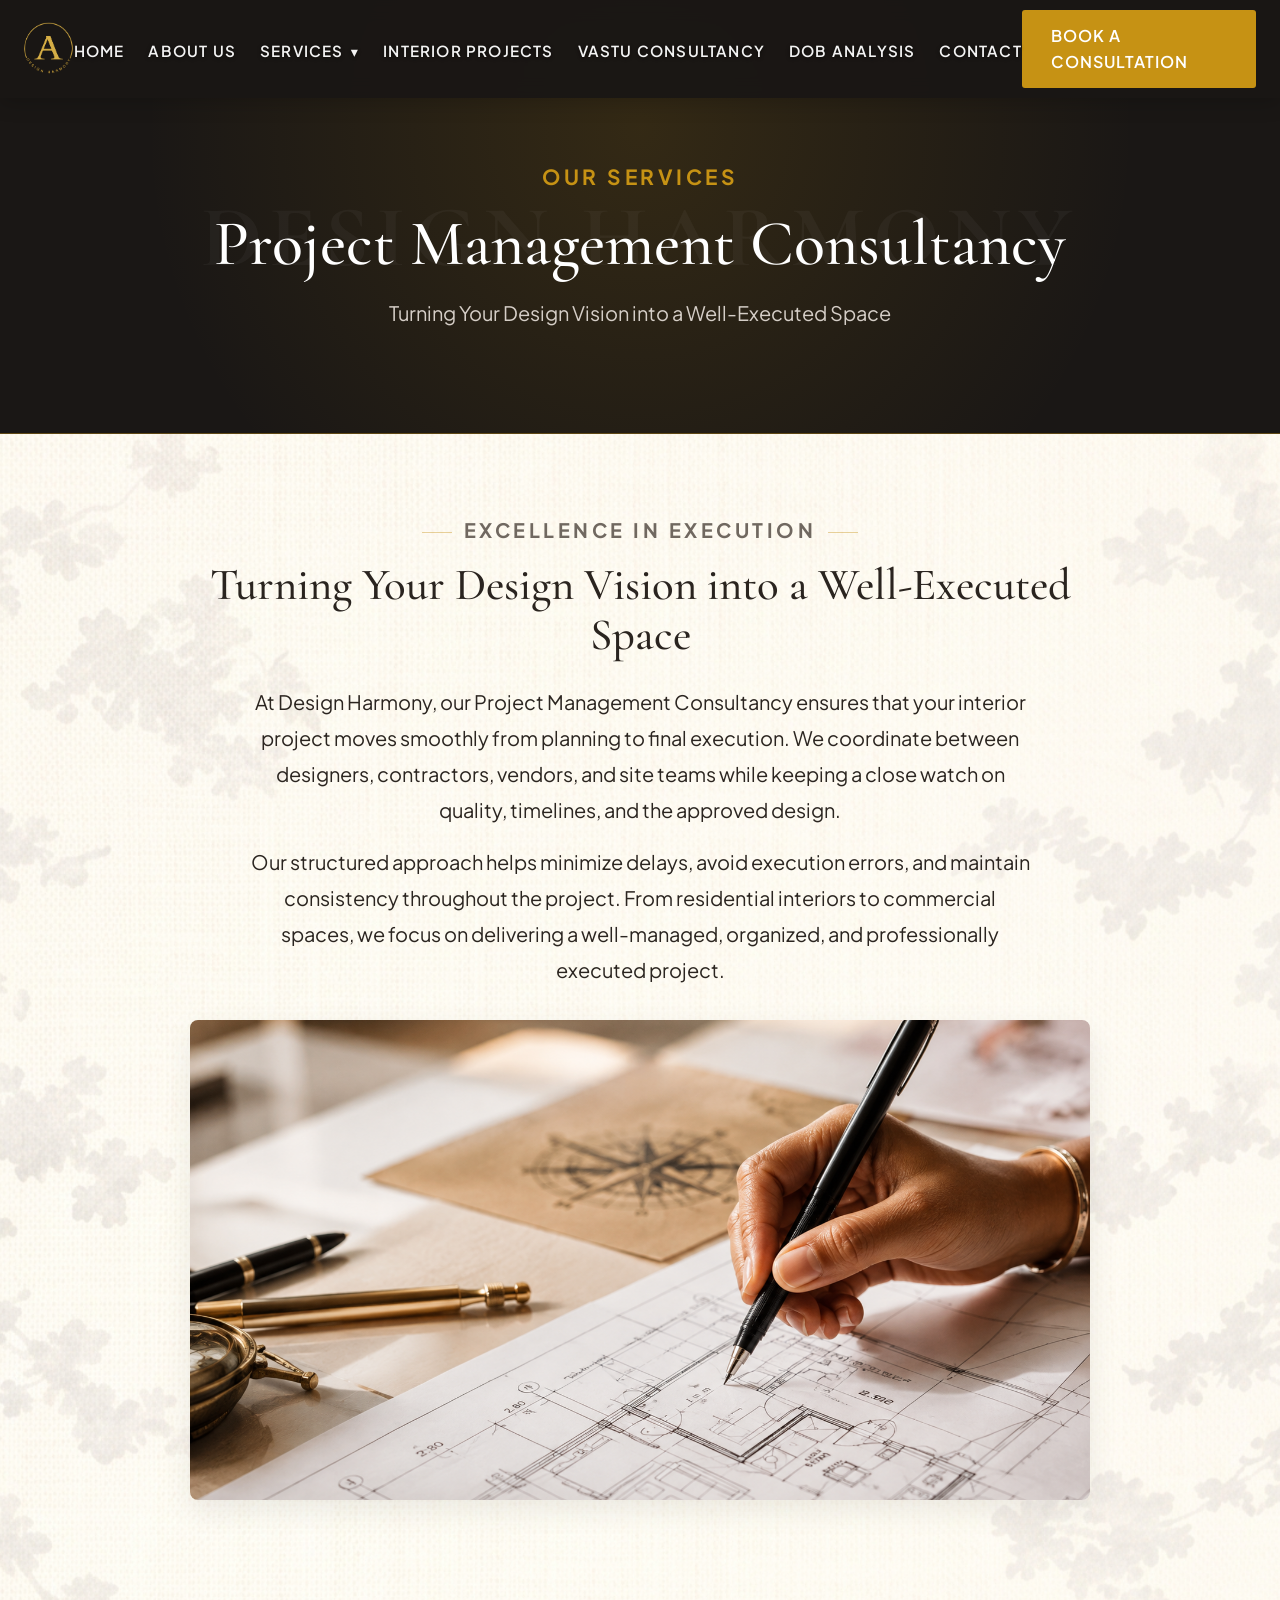
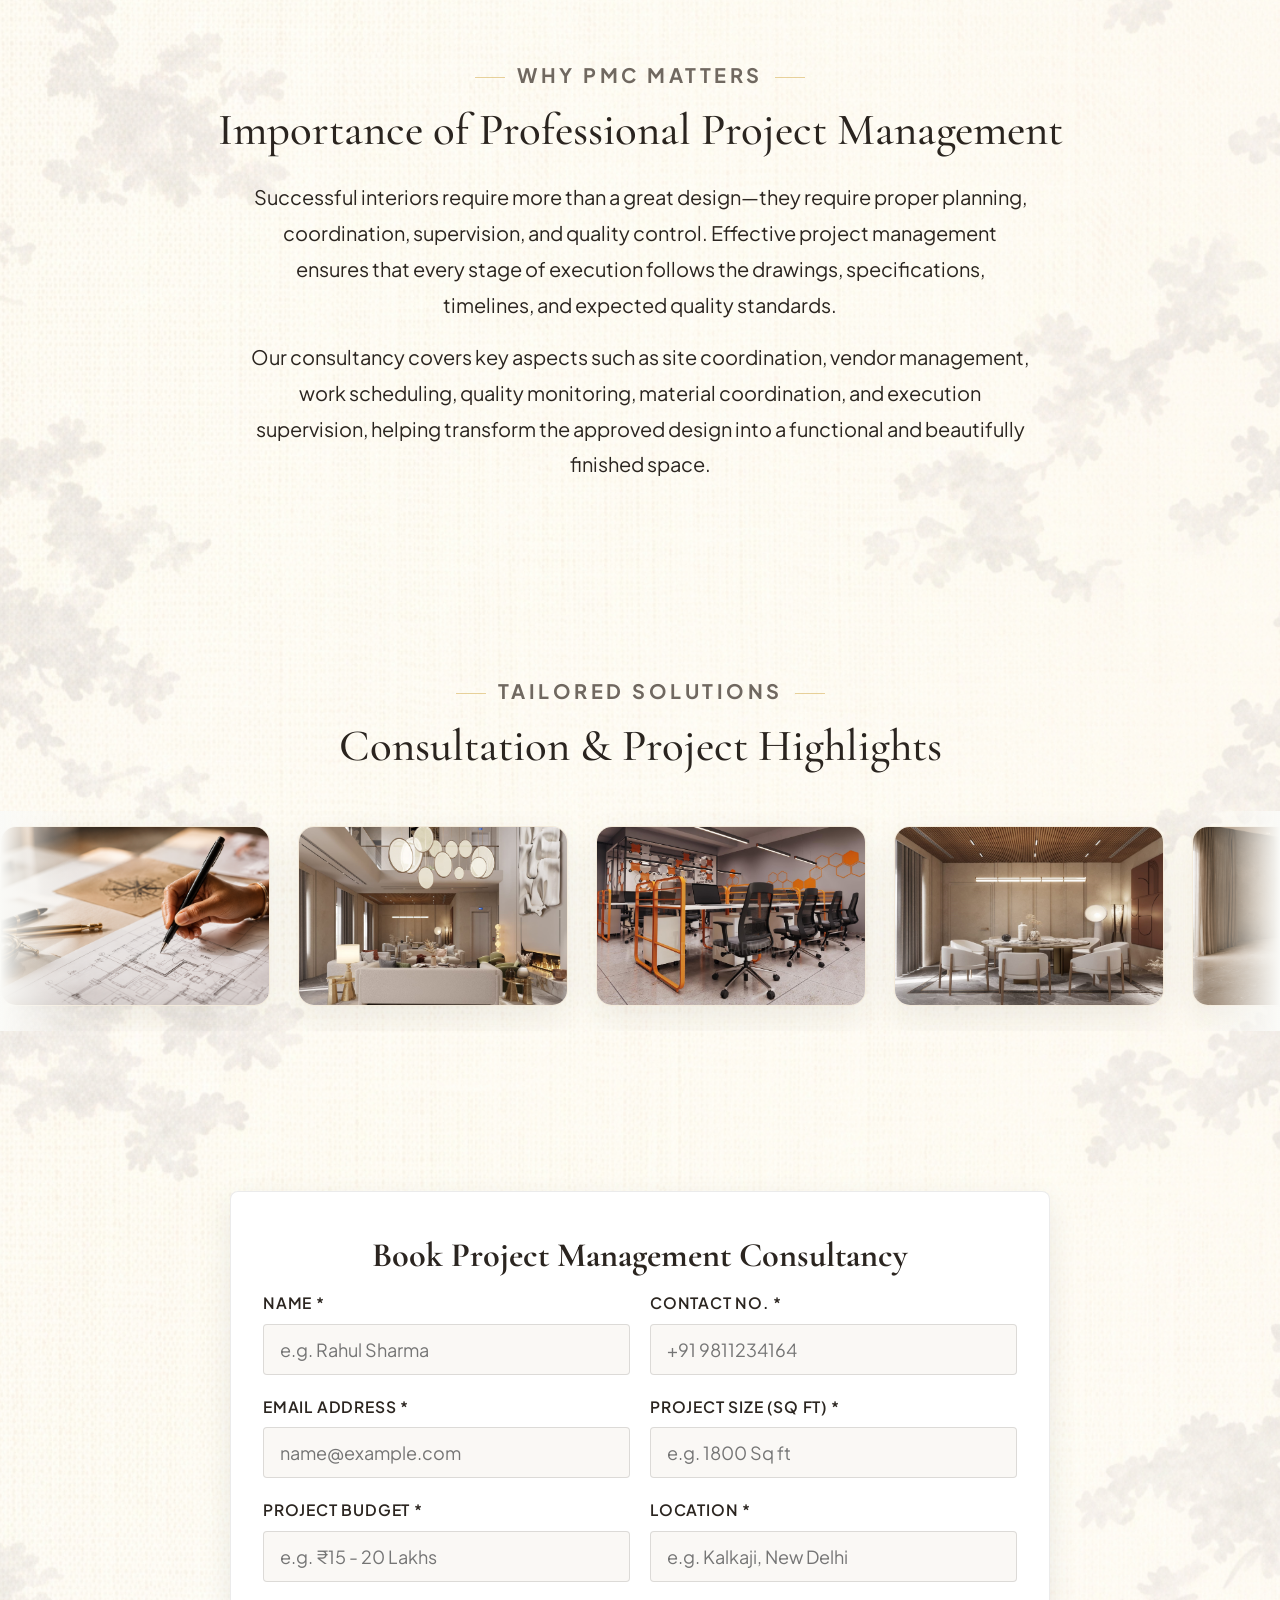
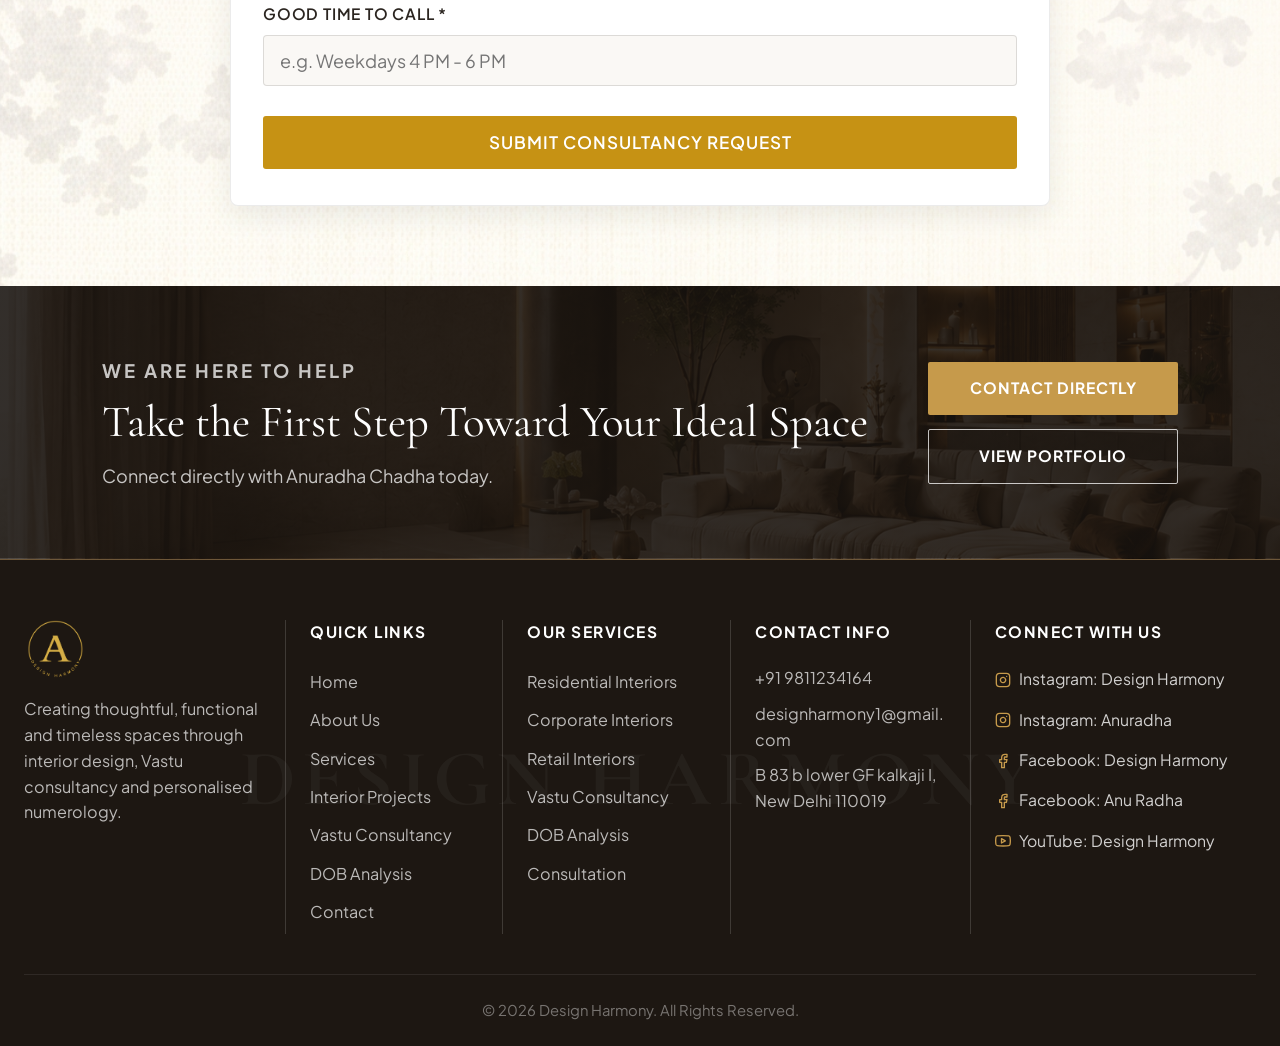
<file: pages/consultation.html>
<!DOCTYPE html>
<html lang="en">

<head>
  <meta charset="UTF-8">
  <meta name="viewport" content="width=device-width, initial-scale=1.0">
  <meta name="description"
    content="Book a 1-on-1 interior design or Vastu consultation with Anuradha Chadha at Design Harmony, New Delhi. Get expert advice for your space.">
  <meta name="keywords"
    content="Book Consultation Design Harmony, Interior Designer Appointment, Vastu Consultation Booking Anuradha Chadha">
  <meta name="author" content="Anuradha Chadha">
  <title>Book a Consultation | Design Harmony</title>
  <link rel="icon" type="image/jpeg" href="../assets/logo.jpeg">
  <link rel="apple-touch-icon" href="../assets/logo.jpeg">
  <link rel="preconnect" href="https://fonts.googleapis.com">
  <link rel="preconnect" href="https://fonts.gstatic.com" crossorigin>
  <link
    href="https://fonts.googleapis.com/css2?family=Cormorant+Garamond:wght@400;500;600;700&family=Great+Vibes&family=Plus+Jakarta+Sans:wght@300;400;500;600;700&display=swap"
    rel="stylesheet">
  <link rel="stylesheet" href="../styles.css">
</head>

<body>

  <header class="site-header scrolled" id="site-header">
    <div class="header-container">
      <a href="../index.html" class="brand-logo" id="brand-logo-link">
        <img src="../assets/logo.jpeg" alt="Design Harmony Logo - We Design Magic" id="header-logo-img">
      </a>

      <button class="nav-toggle" id="nav-toggle" aria-label="Toggle Navigation Menu" aria-expanded="false">
        <span class="hamburger"></span>
      </button>

      <nav class="main-nav" id="main-nav" aria-label="Main Navigation">
        <ul class="nav-list">
          <li class="nav-item"><a href="../index.html" class="nav-link" id="nav-home">HOME</a></li>
          <li class="nav-item"><a href="about.html" class="nav-link" id="nav-about">ABOUT US</a></li>
          <li class="nav-item dropdown">
            <a href="../index.html#services" class="nav-link active" id="nav-services">SERVICES <span
                class="caret">▾</span></a>
            <ul class="dropdown-menu">
              <li><a href="residential-interiors.html">Residential Interiors</a></li>
              <li><a href="corporate-interiors.html">Corporate Interiors</a></li>
              <li><a href="retail-interiors.html">Retail Interiors</a></li>
              <li><a href="vastu-consultancy.html">Vastu Consultancy</a></li>
              <li><a href="dob-analysis.html">DOB Analysis</a></li>
              <li><a href="consultation.html">Consultation</a></li>
            </ul>
          </li>
          <li class="nav-item"><a href="projects.html" class="nav-link" id="nav-projects">INTERIOR PROJECTS</a></li>
          <li class="nav-item"><a href="vastu-consultancy.html" class="nav-link" id="nav-vastu">VASTU CONSULTANCY</a>
          </li>
          <li class="nav-item"><a href="dob-analysis.html" class="nav-link" id="nav-dob">DOB ANALYSIS</a></li>
          <li class="nav-item"><a href="contact.html" class="nav-link" id="nav-contact">CONTACT</a></li>
        </ul>
      </nav>

      <div class="header-cta">
        <a href="contact.html" class="btn btn-gold" id="btn-header-consultation">BOOK A CONSULTATION</a>
      </div>
    </div>
  </header>

  <main>
    <section class="page-hero">
      <div class="container">
        <span class="page-hero-subtitle">OUR SERVICES</span>
        <h1 class="page-hero-title">Project Management Consultancy</h1>
        <p class="page-hero-desc">
          Turning Your Design Vision into a Well-Executed Space
        </p>
      </div>
    </section>

    <section class="subpage-section">
      <div class="container">
        <div class="subpage-content-centered">
          <span class="section-tagline">EXCELLENCE IN EXECUTION</span>
          <h2 class="about-title" style="margin-bottom: 24px;">Turning Your Design Vision into a Well-Executed Space
          </h2>
          <div class="subpage-text-body">
            <p style="margin-bottom: 16px;">
              At Design Harmony, our Project Management Consultancy ensures that your interior project moves smoothly
              from planning to final execution. We coordinate between designers, contractors, vendors, and site teams
              while keeping a close watch on quality, timelines, and the approved design.
            </p>
            <p>
              Our structured approach helps minimize delays, avoid execution errors, and maintain consistency throughout
              the project. From residential interiors to commercial spaces, we focus on delivering a well-managed,
              organized, and professionally executed project.
            </p>
          </div>

          <div>
            <img src="../assets/project managment consultancy.jpeg" alt="Project Management Consultancy"
              class="subpage-hero-img">
          </div>
        </div>
      </div>
    </section>

    <section class="subpage-section">
      <div class="container">
        <div class="subpage-content-centered">
          <span class="section-tagline">WHY PMC MATTERS</span>
          <h2 class="about-title" style="margin-bottom: 24px;">Importance of Professional Project Management</h2>
          <div class="subpage-text-body">
            <p style="margin-bottom: 16px;">
              Successful interiors require more than a great design—they require proper planning, coordination,
              supervision, and quality control. Effective project management ensures that every stage of execution
              follows the drawings, specifications, timelines, and expected quality standards.
            </p>
            <p>
              Our consultancy covers key aspects such as site coordination, vendor management, work scheduling, quality
              monitoring, material coordination, and execution supervision, helping transform the approved design into a
              functional and beautifully finished space.
            </p>
          </div>
        </div>
      </section>
    <section class="residential-showcase-section">
      <div class="container text-center">
        <span class="section-tagline">TAILORED SOLUTIONS</span>
        <h2 class="about-title">Consultation & Project Highlights</h2>
      </div>

      <div class="res-marquee-wrapper">
        <div class="res-marquee-track">
          <article class="res-showcase-card">
            <div class="res-card-img-wrap">
              <img src="../assets/project managment consultancy.jpeg" alt="Project Management Consultancy">
            </div>
          </article>

          <article class="res-showcase-card">
            <div class="res-card-img-wrap">
              <img src="../projects/Living Room.jpg" alt="Living Room Walkthrough">
            </div>
          </article>

          <article class="res-showcase-card">
            <div class="res-card-img-wrap">
              <img src="../projects/Export Genius Office Area.jpg" alt="Commercial Office Consultancy">
            </div>
          </article>

          <article class="res-showcase-card">
            <div class="res-card-img-wrap">
              <img src="../projects/Dining Area.jpg" alt="Custom Layout Planning">
            </div>
          </article>

          <article class="res-showcase-card">
            <div class="res-card-img-wrap">
              <img src="../assets/1 front page image.jpeg" alt="Design Harmony Showcase">
            </div>
          </article>

          <!-- Duplicate Set for Infinite Loop -->
          <article class="res-showcase-card">
            <div class="res-card-img-wrap">
              <img src="../assets/project managment consultancy.jpeg" alt="Project Management Consultancy">
            </div>
          </article>

          <article class="res-showcase-card">
            <div class="res-card-img-wrap">
              <img src="../projects/Living Room.jpg" alt="Living Room Walkthrough">
            </div>
          </article>

          <article class="res-showcase-card">
            <div class="res-card-img-wrap">
              <img src="../projects/Export Genius Office Area.jpg" alt="Commercial Office Consultancy">
            </div>
          </article>

          <article class="res-showcase-card">
            <div class="res-card-img-wrap">
              <img src="../projects/Dining Area.jpg" alt="Custom Layout Planning">
            </div>
          </article>

          <article class="res-showcase-card">
            <div class="res-card-img-wrap">
              <img src="../assets/1 front page image.jpeg" alt="Design Harmony Showcase">
            </div>
          </article>
        </div>
      </div>
    </section>

    <section class="subpage-section subpage-form-section" id="booking-form">
      <div class="container">
        <div class="form-card subpage-form-card">
          <h2 class="form-card-title text-center">Book Project Management Consultancy</h2>

          <form class="consultation-form active" data-form-type="interior">
            <div class="form-row">
              <div class="form-group">
                <label class="form-label">Name *</label>
                <input type="text" name="name" class="form-control" placeholder="e.g. Rahul Sharma" required>
              </div>
              <div class="form-group">
                <label class="form-label">Contact No. *</label>
                <input type="tel" name="contact" class="form-control" placeholder="+91 9811234164" required>
              </div>
            </div>

            <div class="form-row">
              <div class="form-group">
                <label class="form-label">Email Address *</label>
                <input type="email" name="email" class="form-control" placeholder="name@example.com" required>
              </div>
              <div class="form-group">
                <label class="form-label">Project Size (Sq ft) *</label>
                <input type="text" name="project_size" class="form-control" placeholder="e.g. 1800 Sq ft" required>
              </div>
            </div>

            <div class="form-row">
              <div class="form-group">
                <label class="form-label">Project Budget *</label>
                <input type="text" name="project_budget" class="form-control" placeholder="e.g. ₹15 - 20 Lakhs"
                  required>
              </div>
              <div class="form-group">
                <label class="form-label">Location *</label>
                <input type="text" name="location" class="form-control" placeholder="e.g. Kalkaji, New Delhi" required>
              </div>
            </div>

            <div class="form-group">
              <label class="form-label">Good Time to call *</label>
              <input type="text" name="good_time" class="form-control" placeholder="e.g. Weekdays 4 PM - 6 PM" required>
            </div>

            <button type="submit" class="btn btn-gold form-submit-btn">SUBMIT CONSULTANCY REQUEST</button>
            <div class="form-feedback-msg"></div>
          </form>
        </div>
      </div>
    </section>

    <section class="cta-banner-section">
      <div class="cta-banner-inner">
        <div class="cta-text-content">
          <span class="cta-tagline">WE ARE HERE TO HELP</span>
          <h2 class="cta-title">Take the First Step Toward Your Ideal Space</h2>
          <p class="cta-description">Connect directly with Anuradha Chadha today.</p>
        </div>
        <div class="cta-buttons-wrap">
          <a href="contact.html" class="btn btn-gold-solid">CONTACT DIRECTLY</a>
          <a href="projects.html" class="btn btn-outline-white">VIEW PORTFOLIO</a>
        </div>
      </div>
    </section>
  </main>

  <footer class="site-footer">
    <div class="footer-container">
      <div class="footer-grid">
        <div class="footer-col brand-col">
          <a href="../index.html" class="footer-logo-link">
            <img src="../assets/logo.jpeg" alt="Design Harmony Logo Footer" class="footer-logo">
          </a>
          <p class="footer-bio">
            Creating thoughtful, functional and timeless spaces through interior design, Vastu consultancy and
            personalised numerology.
          </p>
        </div>

        <div class="footer-col">
          <h4 class="footer-heading">QUICK LINKS</h4>
          <ul class="footer-links">
            <li><a href="../index.html">Home</a></li>
            <li><a href="about.html">About Us</a></li>
            <li><a href="../index.html#services">Services</a></li>
            <li><a href="projects.html">Interior Projects</a></li>
            <li><a href="vastu-consultancy.html">Vastu Consultancy</a></li>
            <li><a href="dob-analysis.html">DOB Analysis</a></li>
            <li><a href="contact.html">Contact</a></li>
          </ul>
        </div>

        <div class="footer-col">
          <h4 class="footer-heading">OUR SERVICES</h4>
          <ul class="footer-links">
            <li><a href="residential-interiors.html">Residential Interiors</a></li>
            <li><a href="corporate-interiors.html">Corporate Interiors</a></li>
            <li><a href="retail-interiors.html">Retail Interiors</a></li>
            <li><a href="vastu-consultancy.html">Vastu Consultancy</a></li>
            <li><a href="dob-analysis.html">DOB Analysis</a></li>
            <li><a href="consultation.html">Consultation</a></li>
          </ul>
        </div>

        <div class="footer-col contact-col">
          <h4 class="footer-heading">CONTACT INFO</h4>
          <ul class="contact-info-list">
            <li><a href="tel:+919811234164">+91 9811234164</a></li>
            <li><a href="mailto:designharmony1@gmail.com">designharmony1@gmail.com</a></li>
            <li><span>B 83 b lower GF kalkaji I, New Delhi 110019</span></li>
          </ul>
        </div>

        <div class="footer-col social-col">
          <h4 class="footer-heading">CONNECT WITH US</h4>
          <ul class="footer-social-list">
            <li>
              <a href="https://www.instagram.com/interiorswithdesignharmony/" target="_blank" rel="noopener noreferrer" class="footer-social-link" id="footer-link-ig-dh">
                <svg width="16" height="16" viewBox="0 0 24 24" fill="none" stroke="currentColor" stroke-width="2" stroke-linecap="round" stroke-linejoin="round"><rect x="2" y="2" width="20" height="20" rx="5" ry="5"></rect><path d="M16 11.37A4 4 0 1 1 12.63 8 4 4 0 0 1 16 11.37z"></path><line x1="17.5" y1="6.5" x2="17.51" y2="6.5"></line></svg>
                <span>Instagram: Design Harmony</span>
              </a>
            </li>
            <li>
              <a href="https://www.instagram.com/interiorswithanuradha/" target="_blank" rel="noopener noreferrer" class="footer-social-link" id="footer-link-ig-anuradha">
                <svg width="16" height="16" viewBox="0 0 24 24" fill="none" stroke="currentColor" stroke-width="2" stroke-linecap="round" stroke-linejoin="round"><rect x="2" y="2" width="20" height="20" rx="5" ry="5"></rect><path d="M16 11.37A4 4 0 1 1 12.63 8 4 4 0 0 1 16 11.37z"></path><line x1="17.5" y1="6.5" x2="17.51" y2="6.5"></line></svg>
                <span>Instagram: Anuradha</span>
              </a>
            </li>
            <li>
              <a href="https://www.facebook.com/interiorswithdesignharmony" target="_blank" rel="noopener noreferrer" class="footer-social-link" id="footer-link-fb-dh">
                <svg width="16" height="16" viewBox="0 0 24 24" fill="none" stroke="currentColor" stroke-width="2" stroke-linecap="round" stroke-linejoin="round"><path d="M18 2h-3a5 5 0 0 0-5 5v3H7v4h3v8h4v-8h3l1-4h-4V7a1 1 0 0 1 1-1h3z"></path></svg>
                <span>Facebook: Design Harmony</span>
              </a>
            </li>
            <li>
              <a href="https://www.facebook.com/profile.php?id=61564376861604" target="_blank" rel="noopener noreferrer" class="footer-social-link" id="footer-link-fb-anuradha">
                <svg width="16" height="16" viewBox="0 0 24 24" fill="none" stroke="currentColor" stroke-width="2" stroke-linecap="round" stroke-linejoin="round"><path d="M18 2h-3a5 5 0 0 0-5 5v3H7v4h3v8h4v-8h3l1-4h-4V7a1 1 0 0 1 1-1h3z"></path></svg>
                <span>Facebook: Anu Radha</span>
              </a>
            </li>
            <li>
              <a href="https://www.youtube.com/@Designharmony-1" target="_blank" rel="noopener noreferrer" class="footer-social-link" id="footer-link-yt-dh">
                <svg width="16" height="16" viewBox="0 0 24 24" fill="none" stroke="currentColor" stroke-width="2" stroke-linecap="round" stroke-linejoin="round"><path d="M22.54 6.42a2.78 2.78 0 0 0-1.94-2C18.88 4 12 4 12 4s-6.88 0-8.6.46a2.78 2.78 0 0 0-1.94 2A29 29 0 0 0 1 11.75a29 29 0 0 0 .46 5.33A2.78 2.78 0 0 0 3.4 19c1.72.46 8.6.46 8.6.46s6.88 0 8.6-.46a2.78 2.78 0 0 0 1.94-2 29 29 0 0 0 .46-5.25 29 29 0 0 0-.46-5.33z"></path><polygon points="9.75 15.02 15.5 11.75 9.75 8.48 9.75 15.02"></polygon></svg>
                <span>YouTube: Design Harmony</span>
              </a>
            </li>
          </ul>
        </div>
      </div>

      <div class="footer-bottom text-center">
        <p>© 2026 Design Harmony. All Rights Reserved.</p>
      </div>
    </div>
  </footer>

  <script src="../config.js"></script>
  <script src="../script.js"></script>
</body>

</html>
</file>
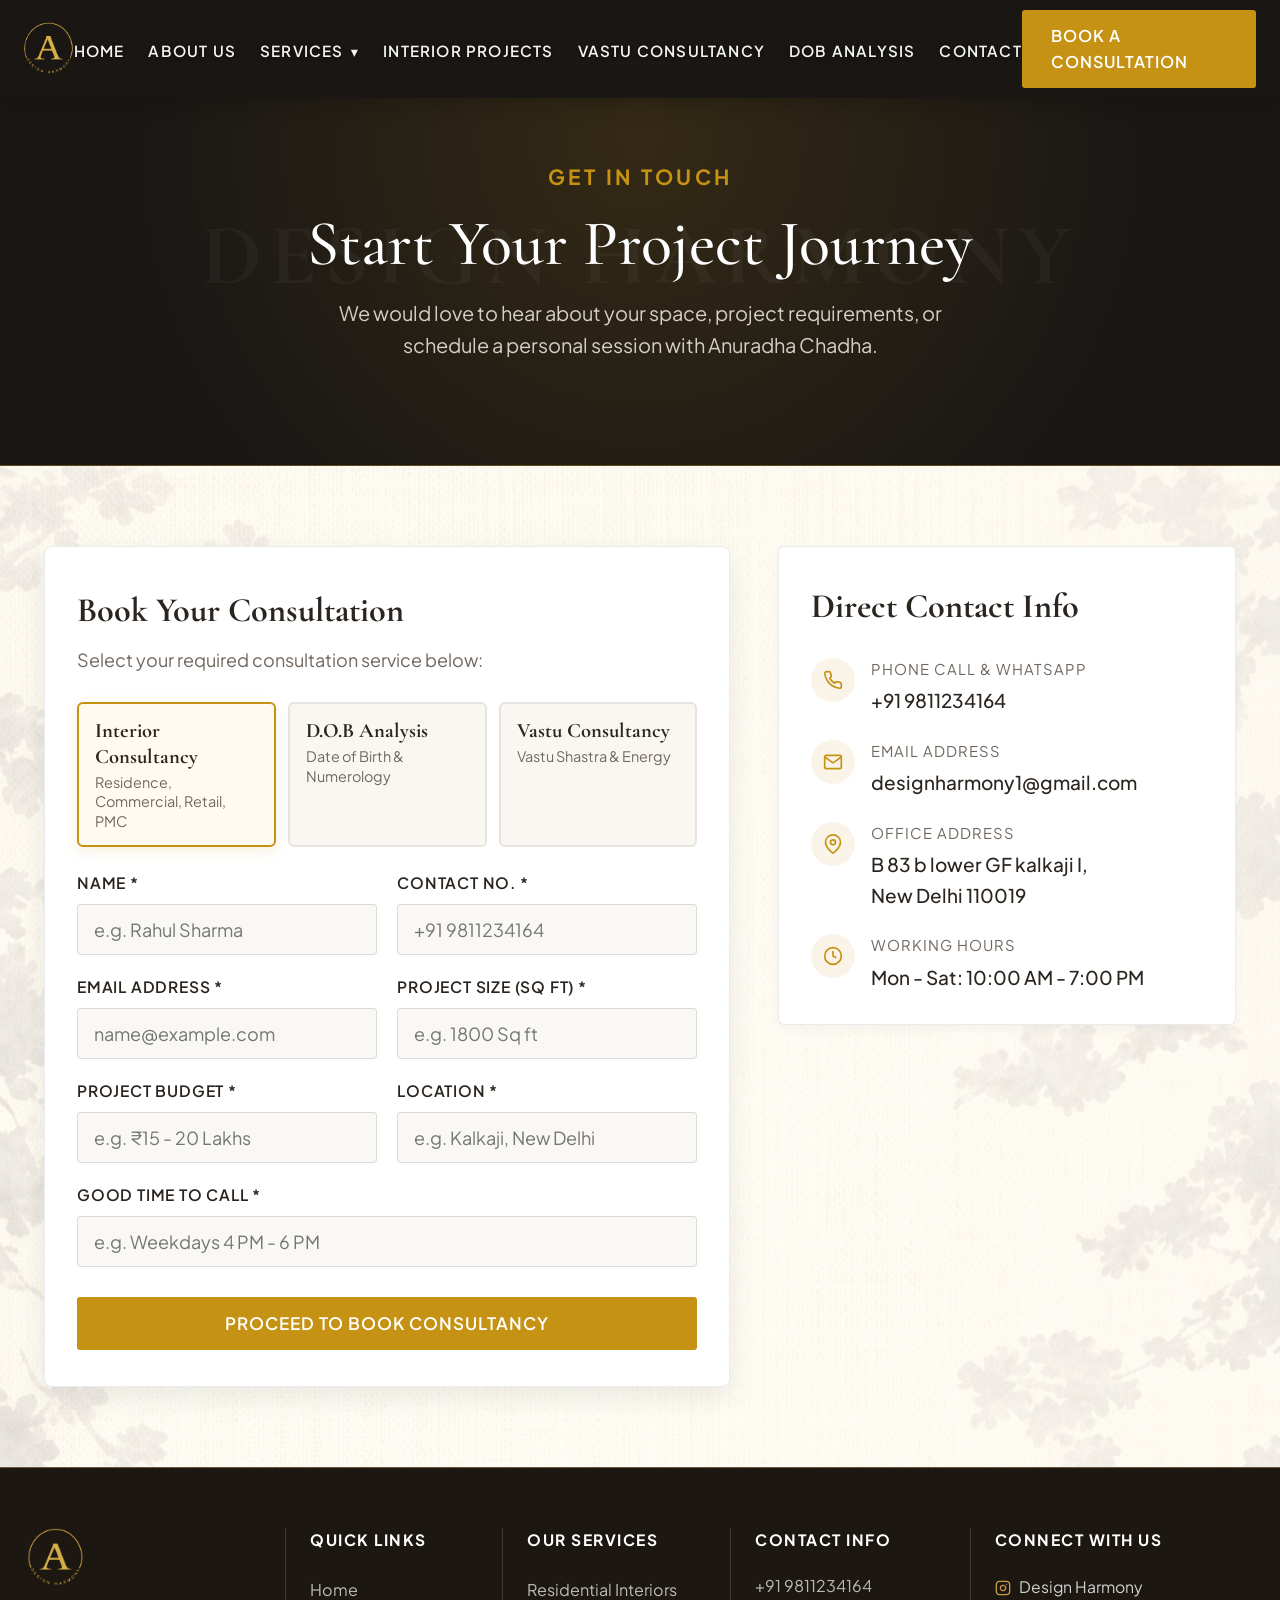
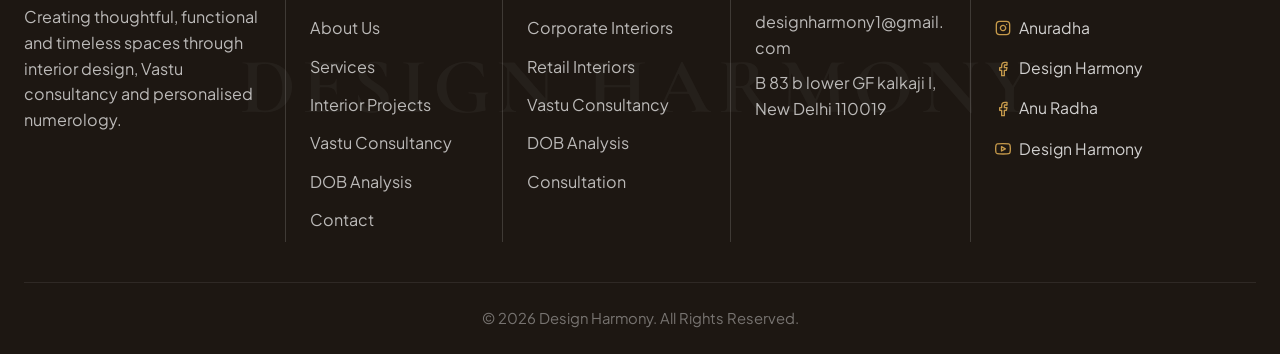
<file: pages/contact.html>
<!DOCTYPE html>
<html lang="en">

<head>
  <meta charset="UTF-8">
  <meta name="viewport" content="width=device-width, initial-scale=1.0">
  <meta name="description"
    content="Contact Design Harmony by Anuradha Chadha. Book an interior design consultation, Vastu audit, or DOB numerology session in New Delhi.">
  <meta name="keywords"
    content="Contact Design Harmony, Interior Design Consultation New Delhi, Anuradha Chadha Phone Email">
  <meta name="author" content="Anuradha Chadha">
  <title>Contact Us | Design Harmony</title>
  <link rel="icon" type="image/jpeg" href="../assets/logo.jpeg">
  <link rel="apple-touch-icon" href="../assets/logo.jpeg">
  <link rel="preconnect" href="https://fonts.googleapis.com">
  <link rel="preconnect" href="https://fonts.gstatic.com" crossorigin>
  <link
    href="https://fonts.googleapis.com/css2?family=Cormorant+Garamond:wght@400;500;600;700&family=Great+Vibes&family=Plus+Jakarta+Sans:wght@300;400;500;600;700&display=swap"
    rel="stylesheet">
  <link rel="stylesheet" href="../styles.css">
</head>

<body>

  <header class="site-header scrolled" id="site-header">
    <div class="header-container">
      <a href="../index.html" class="brand-logo" id="brand-logo-link">
        <img src="../assets/logo.jpeg" alt="Design Harmony Logo - We Design Magic" id="header-logo-img">
      </a>

      <button class="nav-toggle" id="nav-toggle" aria-label="Toggle Navigation Menu" aria-expanded="false">
        <span class="hamburger"></span>
      </button>

      <nav class="main-nav" id="main-nav" aria-label="Main Navigation">
        <ul class="nav-list">
          <li class="nav-item"><a href="../index.html" class="nav-link" id="nav-home">HOME</a></li>
          <li class="nav-item"><a href="about.html" class="nav-link" id="nav-about">ABOUT US</a></li>
          <li class="nav-item dropdown">
            <a href="../index.html#services" class="nav-link" id="nav-services">SERVICES <span
                class="caret">▾</span></a>
            <ul class="dropdown-menu">
              <li><a href="residential-interiors.html">Residential Interiors</a></li>
              <li><a href="corporate-interiors.html">Corporate Interiors</a></li>
              <li><a href="retail-interiors.html">Retail Interiors</a></li>
              <li><a href="vastu-consultancy.html">Vastu Consultancy</a></li>
              <li><a href="dob-analysis.html">DOB Analysis</a></li>
              <li><a href="consultation.html">Consultation</a></li>
            </ul>
          </li>
          <li class="nav-item"><a href="projects.html" class="nav-link" id="nav-projects">INTERIOR PROJECTS</a></li>
          <li class="nav-item"><a href="vastu-consultancy.html" class="nav-link" id="nav-vastu">VASTU CONSULTANCY</a>
          </li>
          <li class="nav-item"><a href="dob-analysis.html" class="nav-link" id="nav-dob">DOB ANALYSIS</a></li>
          <li class="nav-item"><a href="contact.html" class="nav-link active" id="nav-contact">CONTACT</a></li>
        </ul>
      </nav>

      <div class="header-cta">
        <a href="contact.html" class="btn btn-gold" id="btn-header-consultation">BOOK A CONSULTATION</a>
      </div>
    </div>
  </header>

  <main>
    <section class="page-hero">
      <div class="container">
        <span class="page-hero-subtitle">GET IN TOUCH</span>
        <h1 class="page-hero-title">Start Your Project Journey</h1>
        <p class="page-hero-desc">
          We would love to hear about your space, project requirements, or schedule a personal session with Anuradha
          Chadha.
        </p>
      </div>
    </section>

    <section class="subpage-section">
      <div class="container">
        <div class="subpage-grid-2col">
          <!-- Left: 3-Form Selector Card -->
          <div class="form-card">
            <h2 class="form-card-title">Book Your Consultation</h2>
            <p class="form-card-subtitle">Select your required consultation service below:</p>

            <!-- Form Selection Toggle -->
            <div class="consult-form-tabs">
              <button type="button" class="consult-tab-btn active" id="tab-btn-interior" data-target="form-interior">
                <span class="tab-title">Interior Consultancy</span>
                <span class="tab-sub">Residence, Commercial, Retail, PMC</span>
              </button>

              <button type="button" class="consult-tab-btn" id="tab-btn-dob" data-target="form-dob">
                <span class="tab-title">D.O.B Analysis</span>
                <span class="tab-sub">Date of Birth & Numerology</span>
              </button>

              <button type="button" class="consult-tab-btn" id="tab-btn-vastu" data-target="form-vastu">
                <span class="tab-title">Vastu Consultancy</span>
                <span class="tab-sub">Vastu Shastra & Energy</span>
              </button>
            </div>

            <!-- Form 1: Interior Consultancy -->
            <form id="form-interior" class="consultation-form active">
              <div class="form-row">
                <div class="form-group">
                  <label class="form-label">Name *</label>
                  <input type="text" name="name" class="form-control" placeholder="e.g. Rahul Sharma" required>
                </div>
                <div class="form-group">
                  <label class="form-label">Contact No. *</label>
                  <input type="tel" name="contact" class="form-control" placeholder="+91 9811234164" required>
                </div>
              </div>

              <div class="form-row">
                <div class="form-group">
                  <label class="form-label">Email Address *</label>
                  <input type="email" name="email" class="form-control" placeholder="name@example.com" required>
                </div>
                <div class="form-group">
                  <label class="form-label">Project Size (Sq ft) *</label>
                  <input type="text" name="project_size" class="form-control" placeholder="e.g. 1800 Sq ft" required>
                </div>
              </div>

              <div class="form-row">
                <div class="form-group">
                  <label class="form-label">Project Budget *</label>
                  <input type="text" name="project_budget" class="form-control" placeholder="e.g. ₹15 - 20 Lakhs"
                    required>
                </div>
                <div class="form-group">
                  <label class="form-label">Location *</label>
                  <input type="text" name="location" class="form-control" placeholder="e.g. Kalkaji, New Delhi"
                    required>
                </div>
              </div>

              <div class="form-group">
                <label class="form-label">Good Time to call *</label>
                <input type="text" name="good_time" class="form-control" placeholder="e.g. Weekdays 4 PM - 6 PM"
                  required>
              </div>

              <button type="submit" class="btn btn-gold form-submit-btn">PROCEED TO BOOK CONSULTANCY</button>
              <div class="form-feedback-msg"></div>
            </form>

            <!-- Form 2: D.O.B Analysis (No Fee) -->
            <form id="form-dob" class="consultation-form" style="display: none;">
              <div class="form-row">
                <div class="form-group">
                  <label class="form-label">Name *</label>
                  <input type="text" name="name" class="form-control" placeholder="e.g. Rahul Sharma" required>
                </div>
                <div class="form-group">
                  <label class="form-label">Contact No. *</label>
                  <input type="tel" name="contact" class="form-control" placeholder="+91 9811234164" required>
                </div>
              </div>

              <div class="form-group">
                <label class="form-label">Date of Birth *</label>
                <input type="date" name="dob" class="form-control" required>
              </div>

              <div class="form-group">
                <label class="form-label">Challenges / Key Questions *</label>
                <textarea name="challenges" class="form-control" rows="4"
                  placeholder="Describe the career, financial, personal, or decision-making challenges you wish to understand..."
                  required></textarea>
              </div>

              <button type="submit" class="btn btn-gold form-submit-btn">SUBMIT D.O.B ANALYSIS REQUEST</button>
              <div class="form-feedback-msg"></div>
            </form>

            <!-- Form 3: Vastu Consultancy (No Fee) -->
            <form id="form-vastu" class="consultation-form" style="display: none;">
              <div class="form-row">
                <div class="form-group">
                  <label class="form-label">Name *</label>
                  <input type="text" name="name" class="form-control" placeholder="e.g. Rahul Sharma" required>
                </div>
                <div class="form-group">
                  <label class="form-label">Contact No. *</label>
                  <input type="tel" name="contact" class="form-control" placeholder="+91 9811234164" required>
                </div>
              </div>

              <div class="form-group">
                <label class="form-label">Date of Birth *</label>
                <input type="date" name="dob" class="form-control" required>
              </div>

              <div class="form-group">
                <label class="form-label">Challenges / Property Details *</label>
                <textarea name="challenges" class="form-control" rows="4"
                  placeholder="Describe spatial, direction, or energy concerns regarding your residence or commercial property..."
                  required></textarea>
              </div>

              <button type="submit" class="btn btn-gold form-submit-btn">SUBMIT VASTU CONSULTANCY REQUEST</button>
              <div class="form-feedback-msg"></div>
            </form>
          </div>

          <!-- Right: Contact Information Sidebar Card -->
          <div class="contact-detail-card">
            <h3 class="form-card-title" style="margin-bottom: 24px;">Direct Contact Info</h3>

            <div class="contact-detail-item">
              <div class="contact-icon-wrap">
                <svg width="20" height="20" viewBox="0 0 24 24" fill="none" stroke="currentColor" stroke-width="2">
                  <path
                    d="M22 16.92v3a2 2 0 0 1-2.18 2 19.79 19.79 0 0 1-8.63-3.07 19.5 19.5 0 0 1-6-6 19.79 19.79 0 0 1-3.07-8.67A2 2 0 0 1 4.11 2h3a2 2 0 0 1 2 1.72 12.84 12.84 0 0 0 .7 2.81 2 2 0 0 1-.45 2.11L8.09 9.91a16 16 0 0 0 6 6l1.27-1.27a2 2 0 0 1 2.11-.45 12.84 12.84 0 0 0 2.81.7A2 2 0 0 1 22 16.92z" />
                </svg>
              </div>
              <div>
                <span class="contact-detail-label">Phone Call & WhatsApp</span>
                <a href="tel:+919811234164" class="contact-detail-val">+91 9811234164</a>
              </div>
            </div>

            <div class="contact-detail-item">
              <div class="contact-icon-wrap">
                <svg width="20" height="20" viewBox="0 0 24 24" fill="none" stroke="currentColor" stroke-width="2">
                  <path d="M4 4h16c1.1 0 2 .9 2 2v12c0 1.1-.9 2-2 2H4c-1.1 0-2-.9-2-2V6c0-1.1.9-2 2-2z" />
                  <polyline points="22,6 12,13 2,6" />
                </svg>
              </div>
              <div>
                <span class="contact-detail-label">Email Address</span>
                <a href="mailto:designharmony1@gmail.com" class="contact-detail-val">designharmony1@gmail.com</a>
              </div>
            </div>

            <div class="contact-detail-item">
              <div class="contact-icon-wrap">
                <svg width="20" height="20" viewBox="0 0 24 24" fill="none" stroke="currentColor" stroke-width="2">
                  <path d="M21 10c0 7-9 13-9 13s-9-6-9-13a9 9 0 0 1 18 0z" />
                  <circle cx="12" cy="10" r="3" />
                </svg>
              </div>
              <div>
                <span class="contact-detail-label">Office Address</span>
                <span class="contact-detail-val">B 83 b lower GF kalkaji I,<br>New Delhi 110019</span>
              </div>
            </div>

            <div class="contact-detail-item">
              <div class="contact-icon-wrap">
                <svg width="20" height="20" viewBox="0 0 24 24" fill="none" stroke="currentColor" stroke-width="2">
                  <circle cx="12" cy="12" r="10" />
                  <polyline points="12 6 12 12 16 14" />
                </svg>
              </div>
              <div>
                <span class="contact-detail-label">Working Hours</span>
                <span class="contact-detail-val">Mon - Sat: 10:00 AM - 7:00 PM</span>
              </div>
            </div>
          </div>
        </div>
      </div>
    </section>
  </main>

  <footer class="site-footer">
    <div class="footer-container">
      <div class="footer-grid">
        <div class="footer-col brand-col">
          <a href="../index.html" class="footer-logo-link">
            <img src="../assets/logo.jpeg" alt="Design Harmony Logo Footer" class="footer-logo">
          </a>
          <p class="footer-bio">
            Creating thoughtful, functional and timeless spaces through interior design, Vastu consultancy and
            personalised numerology.
          </p>
        </div>

        <div class="footer-col">
          <h4 class="footer-heading">QUICK LINKS</h4>
          <ul class="footer-links">
            <li><a href="../index.html">Home</a></li>
            <li><a href="about.html">About Us</a></li>
            <li><a href="../index.html#services">Services</a></li>
            <li><a href="projects.html">Interior Projects</a></li>
            <li><a href="vastu-consultancy.html">Vastu Consultancy</a></li>
            <li><a href="dob-analysis.html">DOB Analysis</a></li>
            <li><a href="contact.html">Contact</a></li>
          </ul>
        </div>

        <div class="footer-col">
          <h4 class="footer-heading">OUR SERVICES</h4>
          <ul class="footer-links">
            <li><a href="residential-interiors.html">Residential Interiors</a></li>
            <li><a href="corporate-interiors.html">Corporate Interiors</a></li>
            <li><a href="retail-interiors.html">Retail Interiors</a></li>
            <li><a href="vastu-consultancy.html">Vastu Consultancy</a></li>
            <li><a href="dob-analysis.html">DOB Analysis</a></li>
            <li><a href="consultation.html">Consultation</a></li>
          </ul>
        </div>

        <div class="footer-col contact-col">
          <h4 class="footer-heading">CONTACT INFO</h4>
          <ul class="contact-info-list">
            <li><a href="tel:+919811234164">+91 9811234164</a></li>
            <li><a href="mailto:designharmony1@gmail.com">designharmony1@gmail.com</a></li>
            <li><span>B 83 b lower GF kalkaji I, New Delhi 110019</span></li>
          </ul>
        </div>

        <div class="footer-col social-col">
          <h4 class="footer-heading">CONNECT WITH US</h4>
          <ul class="footer-social-list">
            <li>
              <a href="https://www.instagram.com/interiorswithdesignharmony/" target="_blank" rel="noopener noreferrer" class="footer-social-link" id="footer-link-ig-dh">
                <svg width="16" height="16" viewBox="0 0 24 24" fill="none" stroke="currentColor" stroke-width="2" stroke-linecap="round" stroke-linejoin="round"><rect x="2" y="2" width="20" height="20" rx="5" ry="5"></rect><path d="M16 11.37A4 4 0 1 1 12.63 8 4 4 0 0 1 16 11.37z"></path><line x1="17.5" y1="6.5" x2="17.51" y2="6.5"></line></svg>
                <span>Design Harmony</span>
              </a>
            </li>
            <li>
              <a href="https://www.instagram.com/interiorswithanuradha/" target="_blank" rel="noopener noreferrer" class="footer-social-link" id="footer-link-ig-anuradha">
                <svg width="16" height="16" viewBox="0 0 24 24" fill="none" stroke="currentColor" stroke-width="2" stroke-linecap="round" stroke-linejoin="round"><rect x="2" y="2" width="20" height="20" rx="5" ry="5"></rect><path d="M16 11.37A4 4 0 1 1 12.63 8 4 4 0 0 1 16 11.37z"></path><line x1="17.5" y1="6.5" x2="17.51" y2="6.5"></line></svg>
                <span>Anuradha</span>
              </a>
            </li>
            <li>
              <a href="https://www.facebook.com/interiorswithdesignharmony" target="_blank" rel="noopener noreferrer" class="footer-social-link" id="footer-link-fb-dh">
                <svg width="16" height="16" viewBox="0 0 24 24" fill="none" stroke="currentColor" stroke-width="2" stroke-linecap="round" stroke-linejoin="round"><path d="M18 2h-3a5 5 0 0 0-5 5v3H7v4h3v8h4v-8h3l1-4h-4V7a1 1 0 0 1 1-1h3z"></path></svg>
                <span>Design Harmony</span>
              </a>
            </li>
            <li>
              <a href="https://www.facebook.com/profile.php?id=61564376861604" target="_blank" rel="noopener noreferrer" class="footer-social-link" id="footer-link-fb-anuradha">
                <svg width="16" height="16" viewBox="0 0 24 24" fill="none" stroke="currentColor" stroke-width="2" stroke-linecap="round" stroke-linejoin="round"><path d="M18 2h-3a5 5 0 0 0-5 5v3H7v4h3v8h4v-8h3l1-4h-4V7a1 1 0 0 1 1-1h3z"></path></svg>
                <span>Anu Radha</span>
              </a>
            </li>
            <li>
              <a href="https://www.youtube.com/@Designharmony-1" target="_blank" rel="noopener noreferrer" class="footer-social-link" id="footer-link-yt-dh">
                <svg width="16" height="16" viewBox="0 0 24 24" fill="none" stroke="currentColor" stroke-width="2" stroke-linecap="round" stroke-linejoin="round"><path d="M22.54 6.42a2.78 2.78 0 0 0-1.94-2C18.88 4 12 4 12 4s-6.88 0-8.6.46a2.78 2.78 0 0 0-1.94 2A29 29 0 0 0 1 11.75a29 29 0 0 0 .46 5.33A2.78 2.78 0 0 0 3.4 19c1.72.46 8.6.46 8.6.46s6.88 0 8.6-.46a2.78 2.78 0 0 0 1.94-2 29 29 0 0 0 .46-5.25 29 29 0 0 0-.46-5.33z"></path><polygon points="9.75 15.02 15.5 11.75 9.75 8.48 9.75 15.02"></polygon></svg>
                <span>Design Harmony</span>
              </a>
            </li>
          </ul>
        </div>
      </div>

      <div class="footer-bottom text-center">
        <p>© 2026 Design Harmony. All Rights Reserved.</p>
      </div>
    </div>
  </footer>

  <script src="../config.js"></script>
  <script src="../script.js"></script>
</body>

</html>
</file>
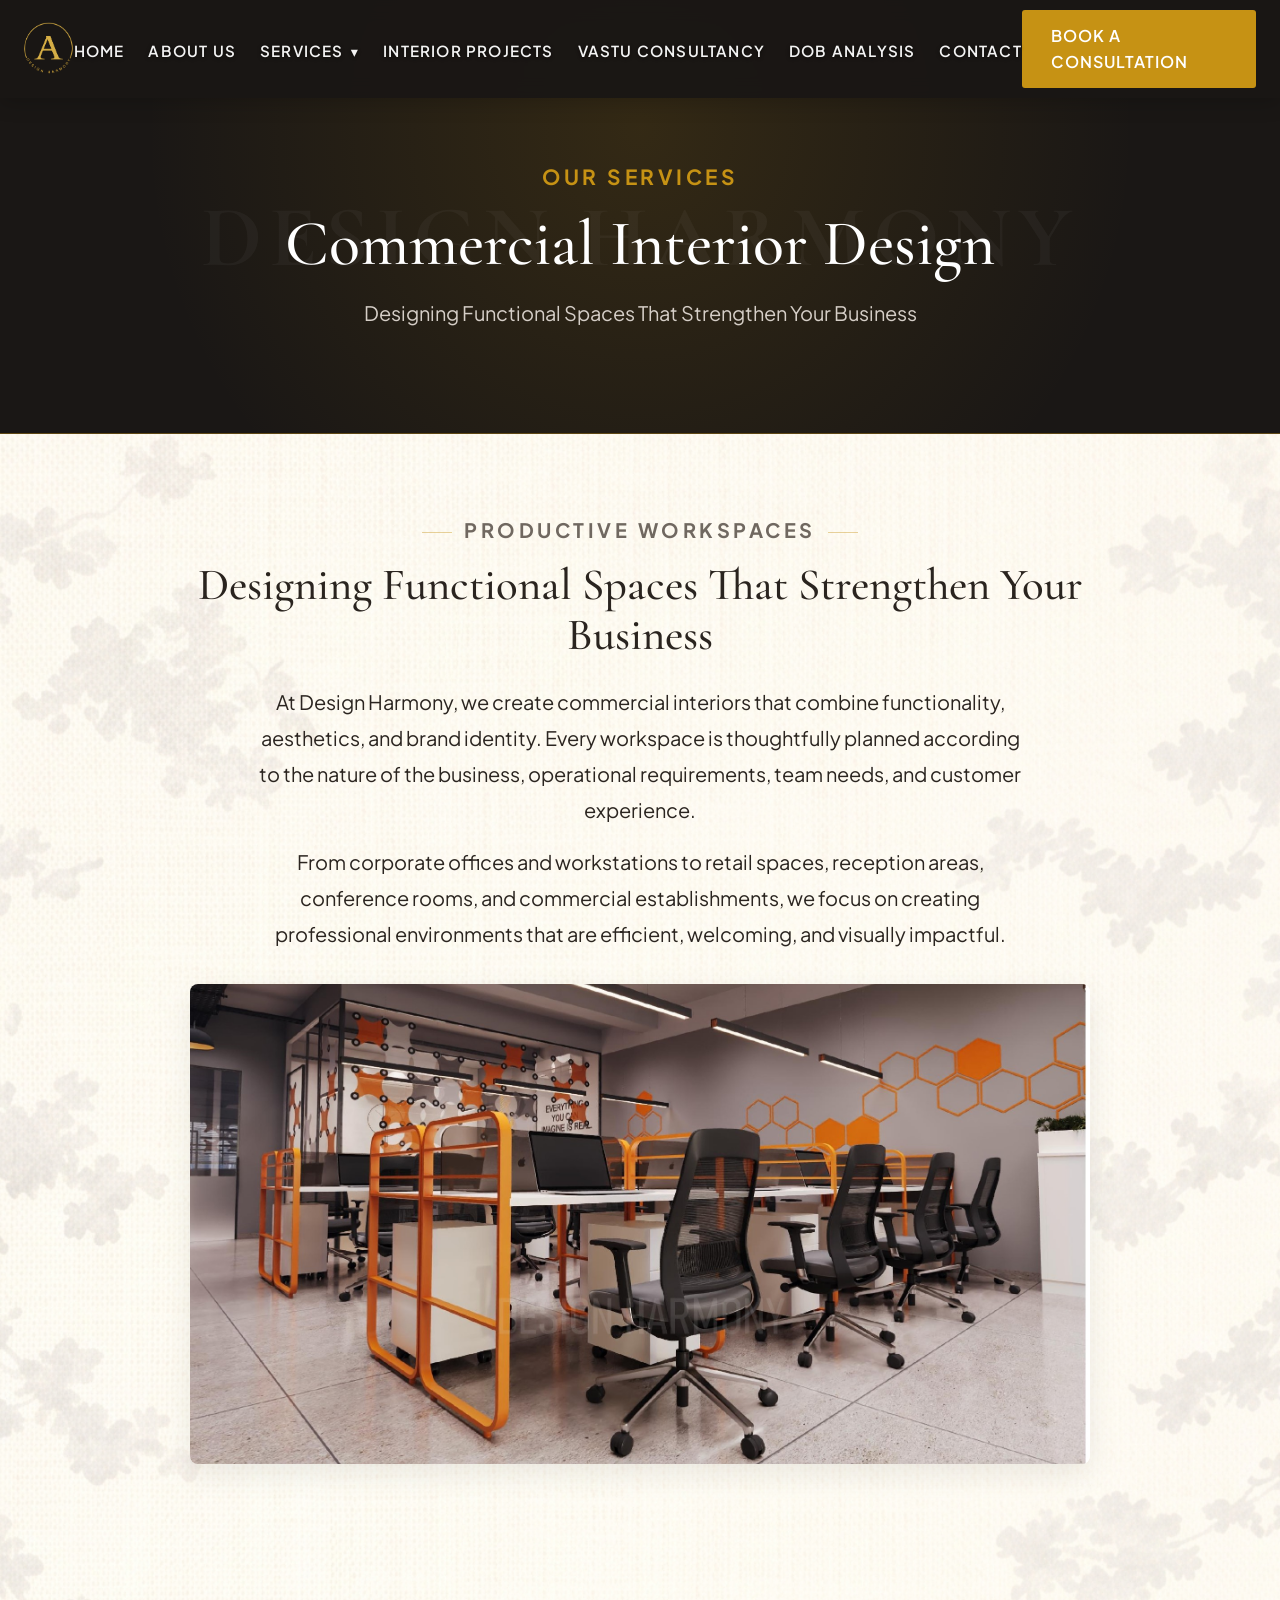
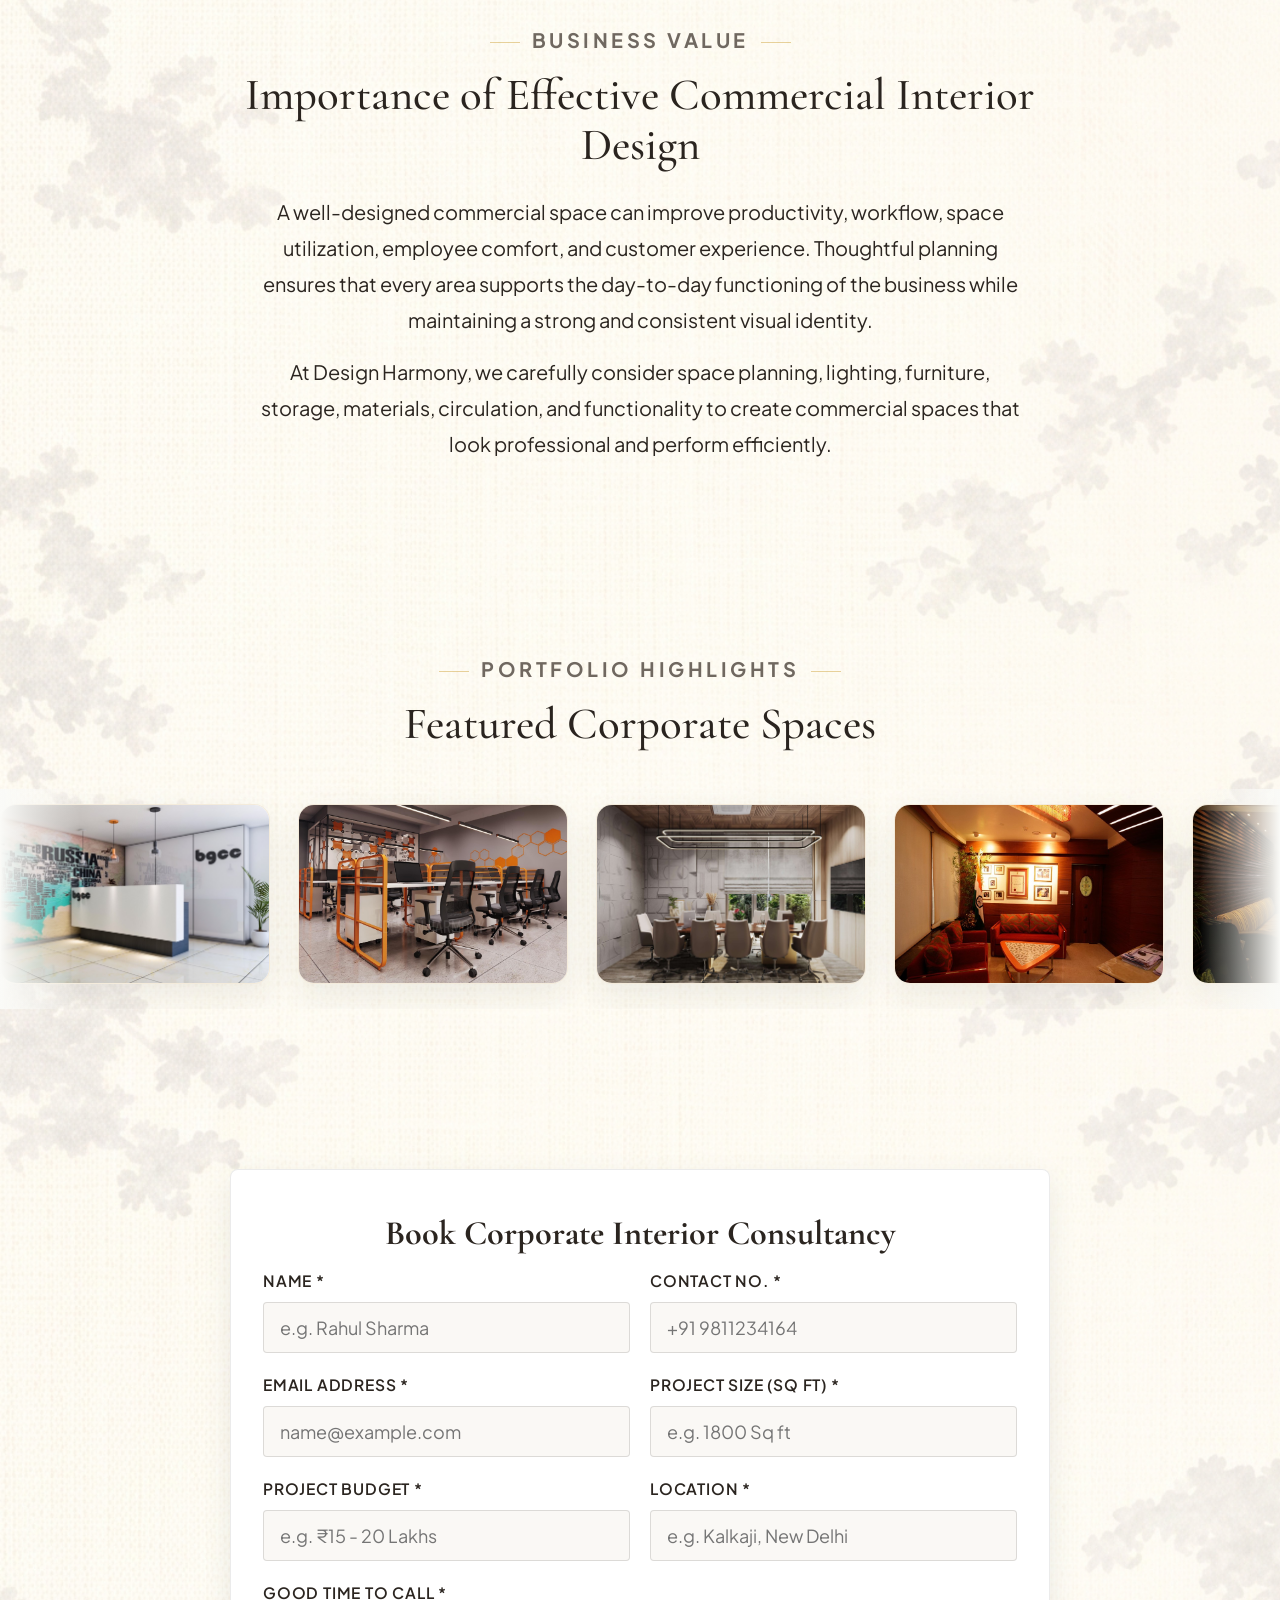
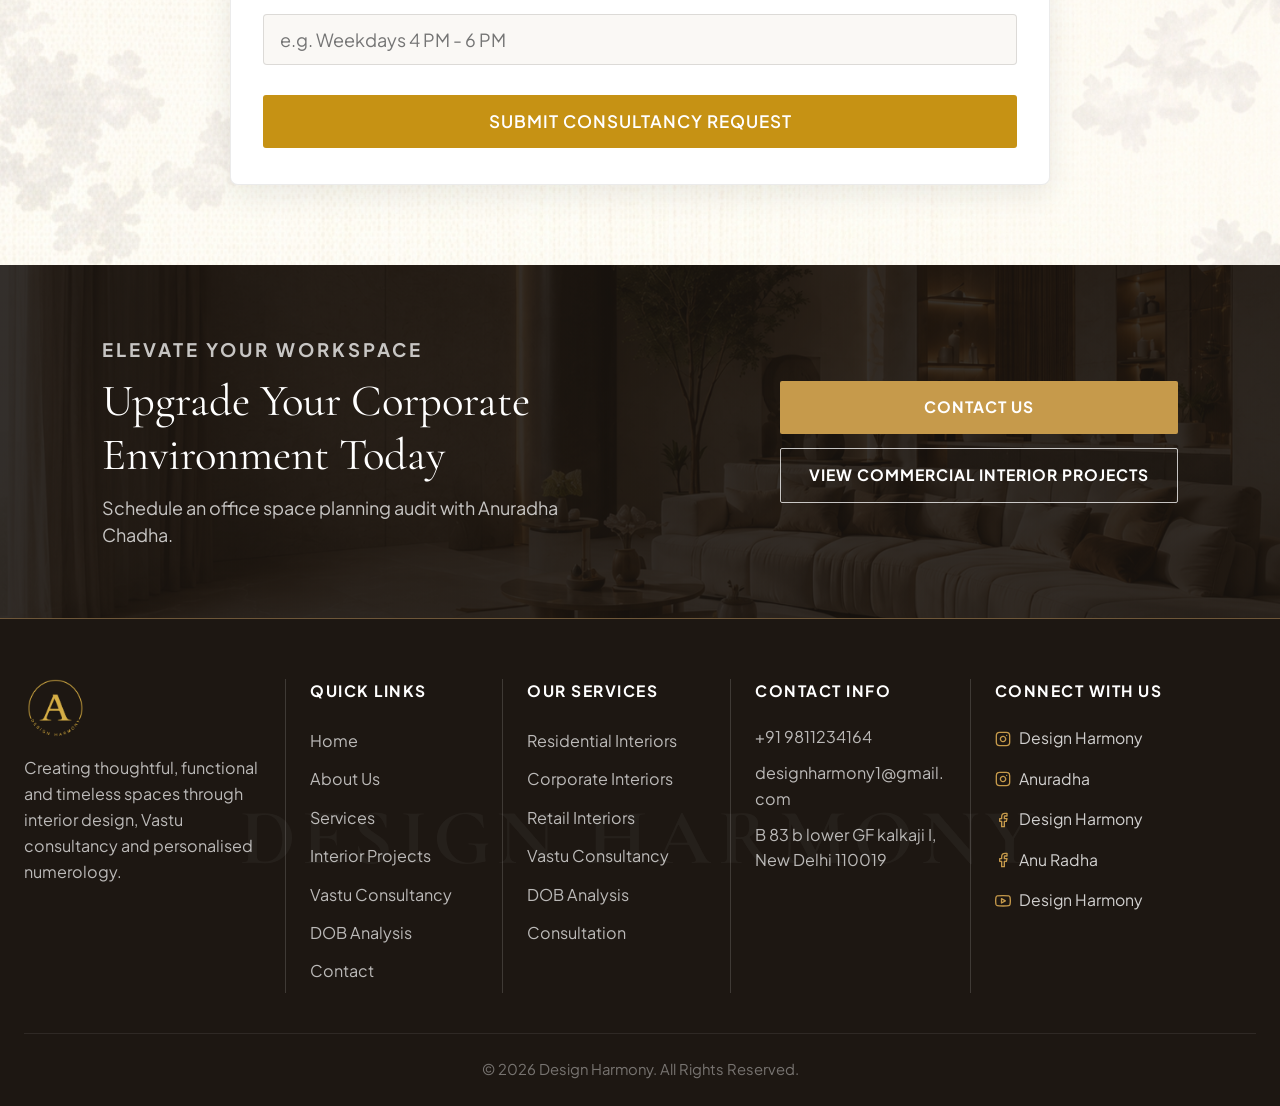
<file: pages/corporate-interiors.html>
<!DOCTYPE html>
<html lang="en">

<head>
  <meta charset="UTF-8">
  <meta name="viewport" content="width=device-width, initial-scale=1.0">
  <meta name="description"
    content="Corporate Office Interior Design in New Delhi by Design Harmony. Director cabins, executive suites, open workstations, and conference rooms.">
  <meta name="keywords"
    content="Corporate Interior Design, Commercial Office Decor, Office Layout Planning, Director Cabin Design New Delhi">
  <meta name="author" content="Anuradha Chadha">
  <title>Corporate Interiors | Design Harmony</title>
  <link rel="icon" type="image/jpeg" href="../assets/logo.jpeg">
  <link rel="apple-touch-icon" href="../assets/logo.jpeg">
  <link rel="preconnect" href="https://fonts.googleapis.com">
  <link rel="preconnect" href="https://fonts.gstatic.com" crossorigin>
  <link
    href="https://fonts.googleapis.com/css2?family=Cormorant+Garamond:wght@400;500;600;700&family=Great+Vibes&family=Plus+Jakarta+Sans:wght@300;400;500;600;700&display=swap"
    rel="stylesheet">
  <link rel="stylesheet" href="../styles.css">
</head>

<body>

  <header class="site-header scrolled" id="site-header">
    <div class="header-container">
      <a href="../index.html" class="brand-logo" id="brand-logo-link">
        <img src="../assets/logo.jpeg" alt="Design Harmony Logo - We Design Magic" id="header-logo-img">
      </a>

      <button class="nav-toggle" id="nav-toggle" aria-label="Toggle Navigation Menu" aria-expanded="false">
        <span class="hamburger"></span>
      </button>

      <nav class="main-nav" id="main-nav" aria-label="Main Navigation">
        <ul class="nav-list">
          <li class="nav-item"><a href="../index.html" class="nav-link" id="nav-home">HOME</a></li>
          <li class="nav-item"><a href="about.html" class="nav-link" id="nav-about">ABOUT US</a></li>
          <li class="nav-item dropdown">
            <a href="../index.html#services" class="nav-link active" id="nav-services">SERVICES <span
                class="caret">▾</span></a>
            <ul class="dropdown-menu">
              <li><a href="residential-interiors.html">Residential Interiors</a></li>
              <li><a href="corporate-interiors.html">Corporate Interiors</a></li>
              <li><a href="retail-interiors.html">Retail Interiors</a></li>
              <li><a href="vastu-consultancy.html">Vastu Consultancy</a></li>
              <li><a href="dob-analysis.html">DOB Analysis</a></li>
              <li><a href="consultation.html">Consultation</a></li>
            </ul>
          </li>
          <li class="nav-item"><a href="projects.html" class="nav-link" id="nav-projects">INTERIOR PROJECTS</a></li>
          <li class="nav-item"><a href="vastu-consultancy.html" class="nav-link" id="nav-vastu">VASTU CONSULTANCY</a>
          </li>
          <li class="nav-item"><a href="dob-analysis.html" class="nav-link" id="nav-dob">DOB ANALYSIS</a></li>
          <li class="nav-item"><a href="contact.html" class="nav-link" id="nav-contact">CONTACT</a></li>
        </ul>
      </nav>

      <div class="header-cta">
        <a href="contact.html" class="btn btn-gold" id="btn-header-consultation">BOOK A CONSULTATION</a>
      </div>
    </div>
  </header>

  <main>
    <section class="page-hero">
      <div class="container">
        <span class="page-hero-subtitle">OUR SERVICES</span>
        <h1 class="page-hero-title">Commercial Interior Design</h1>
        <p class="page-hero-desc">
          Designing Functional Spaces That Strengthen Your Business
        </p>
      </div>
    </section>

    <section class="subpage-section">
      <div class="container">
        <div class="subpage-content-centered">
          <span class="section-tagline">PRODUCTIVE WORKSPACES</span>
          <h2 class="about-title" style="margin-bottom: 24px;">Designing Functional Spaces That Strengthen Your Business
          </h2>
          <div class="subpage-text-body">
            <p style="margin-bottom: 16px;">
              At Design Harmony, we create commercial interiors that combine functionality, aesthetics, and brand
              identity. Every workspace is thoughtfully planned according to the nature of the business, operational
              requirements, team needs, and customer experience.
            </p>
            <p>
              From corporate offices and workstations to retail spaces, reception areas, conference rooms, and
              commercial establishments, we focus on creating professional environments that are efficient, welcoming,
              and visually impactful.
            </p>
          </div>

          <div>
            <img src="../assets/corporate interior.jpeg" alt="Corporate Office Interior Layout"
              class="subpage-hero-img">
          </div>
        </div>
      </div>
    </section>

    <section class="subpage-section">
      <div class="container">
        <div class="subpage-content-centered">
          <span class="section-tagline">BUSINESS VALUE</span>
          <h2 class="about-title" style="margin-bottom: 24px;">Importance of Effective Commercial Interior Design</h2>
          <div class="subpage-text-body">
            <p style="margin-bottom: 16px;">
              A well-designed commercial space can improve productivity, workflow, space utilization, employee comfort,
              and customer experience. Thoughtful planning ensures that every area supports the day-to-day functioning
              of the business while maintaining a strong and consistent visual identity.
            </p>
            <p>
              At Design Harmony, we carefully consider space planning, lighting, furniture, storage, materials,
              circulation, and functionality to create commercial spaces that look professional and perform efficiently.
            </p>
          </div>
        </div>
      </section>
    <section class="residential-showcase-section">
      <div class="container text-center">
        <span class="section-tagline">PORTFOLIO HIGHLIGHTS</span>
        <h2 class="about-title">Featured Corporate Spaces</h2>
      </div>

      <div class="res-marquee-wrapper">
        <div class="res-marquee-track">
          <article class="res-showcase-card">
            <div class="res-card-img-wrap">
              <img src="../projects/BGCC HEAD OFFICE.jpg" alt="BGCC Head Office">
            </div>
          </article>

          <article class="res-showcase-card">
            <div class="res-card-img-wrap">
              <img src="../projects/Export Genius Office Area.jpg" alt="Export Genius Office Area">
            </div>
          </article>

          <article class="res-showcase-card">
            <div class="res-card-img-wrap">
              <img src="../projects/Export Genius conference room.jpg" alt="Export Genius Conference Room">
            </div>
          </article>

          <article class="res-showcase-card">
            <div class="res-card-img-wrap">
              <img src="../projects/Indian Army Office.jpg" alt="Indian Army Executive Office">
            </div>
          </article>

          <article class="res-showcase-card">
            <div class="res-card-img-wrap">
              <img src="../projects/SUN Group Office reception.jpg" alt="SUN Group Office Reception">
            </div>
          </article>

          <!-- Duplicate Set for Infinite Loop -->
          <article class="res-showcase-card">
            <div class="res-card-img-wrap">
              <img src="../projects/BGCC HEAD OFFICE.jpg" alt="BGCC Head Office">
            </div>
          </article>

          <article class="res-showcase-card">
            <div class="res-card-img-wrap">
              <img src="../projects/Export Genius Office Area.jpg" alt="Export Genius Office Area">
            </div>
          </article>

          <article class="res-showcase-card">
            <div class="res-card-img-wrap">
              <img src="../projects/Export Genius conference room.jpg" alt="Export Genius Conference Room">
            </div>
          </article>

          <article class="res-showcase-card">
            <div class="res-card-img-wrap">
              <img src="../projects/Indian Army Office.jpg" alt="Indian Army Executive Office">
            </div>
          </article>

          <article class="res-showcase-card">
            <div class="res-card-img-wrap">
              <img src="../projects/SUN Group Office reception.jpg" alt="SUN Group Office Reception">
            </div>
          </article>
        </div>
      </div>
    </section>

    <section class="subpage-section subpage-form-section" id="booking-form">
      <div class="container">
        <div class="form-card subpage-form-card">
          <h2 class="form-card-title text-center">Book Corporate Interior Consultancy</h2>

          <form class="consultation-form active" data-form-type="interior">
            <div class="form-row">
              <div class="form-group">
                <label class="form-label">Name *</label>
                <input type="text" name="name" class="form-control" placeholder="e.g. Rahul Sharma" required>
              </div>
              <div class="form-group">
                <label class="form-label">Contact No. *</label>
                <input type="tel" name="contact" class="form-control" placeholder="+91 9811234164" required>
              </div>
            </div>

            <div class="form-row">
              <div class="form-group">
                <label class="form-label">Email Address *</label>
                <input type="email" name="email" class="form-control" placeholder="name@example.com" required>
              </div>
              <div class="form-group">
                <label class="form-label">Project Size (Sq ft) *</label>
                <input type="text" name="project_size" class="form-control" placeholder="e.g. 1800 Sq ft" required>
              </div>
            </div>

            <div class="form-row">
              <div class="form-group">
                <label class="form-label">Project Budget *</label>
                <input type="text" name="project_budget" class="form-control" placeholder="e.g. ₹15 - 20 Lakhs"
                  required>
              </div>
              <div class="form-group">
                <label class="form-label">Location *</label>
                <input type="text" name="location" class="form-control" placeholder="e.g. Kalkaji, New Delhi" required>
              </div>
            </div>

            <div class="form-group">
              <label class="form-label">Good Time to call *</label>
              <input type="text" name="good_time" class="form-control" placeholder="e.g. Weekdays 4 PM - 6 PM" required>
            </div>

            <button type="submit" class="btn btn-gold form-submit-btn">SUBMIT CONSULTANCY REQUEST</button>
            <div class="form-feedback-msg"></div>
          </form>
        </div>
      </div>
    </section>

    <section class="cta-banner-section">
      <div class="cta-banner-inner">
        <div class="cta-text-content">
          <span class="cta-tagline">ELEVATE YOUR WORKSPACE</span>
          <h2 class="cta-title">Upgrade Your Corporate Environment Today</h2>
          <p class="cta-description">Schedule an office space planning audit with Anuradha Chadha.</p>
        </div>
        <div class="cta-buttons-wrap">
          <a href="contact.html" class="btn btn-gold-solid">CONTACT US</a>
          <a href="projects.html" class="btn btn-outline-white">VIEW COMMERCIAL INTERIOR PROJECTS</a>
        </div>
      </div>
    </section>
  </main>

  <footer class="site-footer">
    <div class="footer-container">
      <div class="footer-grid">
        <div class="footer-col brand-col">
          <a href="../index.html" class="footer-logo-link">
            <img src="../assets/logo.jpeg" alt="Design Harmony Logo Footer" class="footer-logo">
          </a>
          <p class="footer-bio">
            Creating thoughtful, functional and timeless spaces through interior design, Vastu consultancy and
            personalised numerology.
          </p>
        </div>

        <div class="footer-col">
          <h4 class="footer-heading">QUICK LINKS</h4>
          <ul class="footer-links">
            <li><a href="../index.html">Home</a></li>
            <li><a href="about.html">About Us</a></li>
            <li><a href="../index.html#services">Services</a></li>
            <li><a href="projects.html">Interior Projects</a></li>
            <li><a href="vastu-consultancy.html">Vastu Consultancy</a></li>
            <li><a href="dob-analysis.html">DOB Analysis</a></li>
            <li><a href="contact.html">Contact</a></li>
          </ul>
        </div>

        <div class="footer-col">
          <h4 class="footer-heading">OUR SERVICES</h4>
          <ul class="footer-links">
            <li><a href="residential-interiors.html">Residential Interiors</a></li>
            <li><a href="corporate-interiors.html">Corporate Interiors</a></li>
            <li><a href="retail-interiors.html">Retail Interiors</a></li>
            <li><a href="vastu-consultancy.html">Vastu Consultancy</a></li>
            <li><a href="dob-analysis.html">DOB Analysis</a></li>
            <li><a href="consultation.html">Consultation</a></li>
          </ul>
        </div>

        <div class="footer-col contact-col">
          <h4 class="footer-heading">CONTACT INFO</h4>
          <ul class="contact-info-list">
            <li><a href="tel:+919811234164">+91 9811234164</a></li>
            <li><a href="mailto:designharmony12@gmail.com">designharmony1@gmail.com</a></li>
            <li><span>B 83 b lower GF kalkaji I, New Delhi 110019</span></li>
          </ul>
        </div>

        <div class="footer-col social-col">
          <h4 class="footer-heading">CONNECT WITH US</h4>
          <ul class="footer-social-list">
            <li>
              <a href="https://www.instagram.com/interiorswithdesignharmony/" target="_blank" rel="noopener noreferrer" class="footer-social-link" id="footer-link-ig-dh">
                <svg width="16" height="16" viewBox="0 0 24 24" fill="none" stroke="currentColor" stroke-width="2" stroke-linecap="round" stroke-linejoin="round"><rect x="2" y="2" width="20" height="20" rx="5" ry="5"></rect><path d="M16 11.37A4 4 0 1 1 12.63 8 4 4 0 0 1 16 11.37z"></path><line x1="17.5" y1="6.5" x2="17.51" y2="6.5"></line></svg>
                <span>Design Harmony</span>
              </a>
            </li>
            <li>
              <a href="https://www.instagram.com/interiorswithanuradha/" target="_blank" rel="noopener noreferrer" class="footer-social-link" id="footer-link-ig-anuradha">
                <svg width="16" height="16" viewBox="0 0 24 24" fill="none" stroke="currentColor" stroke-width="2" stroke-linecap="round" stroke-linejoin="round"><rect x="2" y="2" width="20" height="20" rx="5" ry="5"></rect><path d="M16 11.37A4 4 0 1 1 12.63 8 4 4 0 0 1 16 11.37z"></path><line x1="17.5" y1="6.5" x2="17.51" y2="6.5"></line></svg>
                <span>Anuradha</span>
              </a>
            </li>
            <li>
              <a href="https://www.facebook.com/interiorswithdesignharmony" target="_blank" rel="noopener noreferrer" class="footer-social-link" id="footer-link-fb-dh">
                <svg width="16" height="16" viewBox="0 0 24 24" fill="none" stroke="currentColor" stroke-width="2" stroke-linecap="round" stroke-linejoin="round"><path d="M18 2h-3a5 5 0 0 0-5 5v3H7v4h3v8h4v-8h3l1-4h-4V7a1 1 0 0 1 1-1h3z"></path></svg>
                <span>Design Harmony</span>
              </a>
            </li>
            <li>
              <a href="https://www.facebook.com/profile.php?id=61564376861604" target="_blank" rel="noopener noreferrer" class="footer-social-link" id="footer-link-fb-anuradha">
                <svg width="16" height="16" viewBox="0 0 24 24" fill="none" stroke="currentColor" stroke-width="2" stroke-linecap="round" stroke-linejoin="round"><path d="M18 2h-3a5 5 0 0 0-5 5v3H7v4h3v8h4v-8h3l1-4h-4V7a1 1 0 0 1 1-1h3z"></path></svg>
                <span>Anu Radha</span>
              </a>
            </li>
            <li>
              <a href="https://www.youtube.com/@Designharmony-1" target="_blank" rel="noopener noreferrer" class="footer-social-link" id="footer-link-yt-dh">
                <svg width="16" height="16" viewBox="0 0 24 24" fill="none" stroke="currentColor" stroke-width="2" stroke-linecap="round" stroke-linejoin="round"><path d="M22.54 6.42a2.78 2.78 0 0 0-1.94-2C18.88 4 12 4 12 4s-6.88 0-8.6.46a2.78 2.78 0 0 0-1.94 2A29 29 0 0 0 1 11.75a29 29 0 0 0 .46 5.33A2.78 2.78 0 0 0 3.4 19c1.72.46 8.6.46 8.6.46s6.88 0 8.6-.46a2.78 2.78 0 0 0 1.94-2 29 29 0 0 0 .46-5.25 29 29 0 0 0-.46-5.33z"></path><polygon points="9.75 15.02 15.5 11.75 9.75 8.48 9.75 15.02"></polygon></svg>
                <span>Design Harmony</span>
              </a>
            </li>
          </ul>
        </div>
      </div>

      <div class="footer-bottom text-center">
        <p>© 2026 Design Harmony. All Rights Reserved.</p>
      </div>
    </div>
  </footer>

  <script src="../config.js"></script>
  <script src="../script.js"></script>
</body>

</html>
</file>
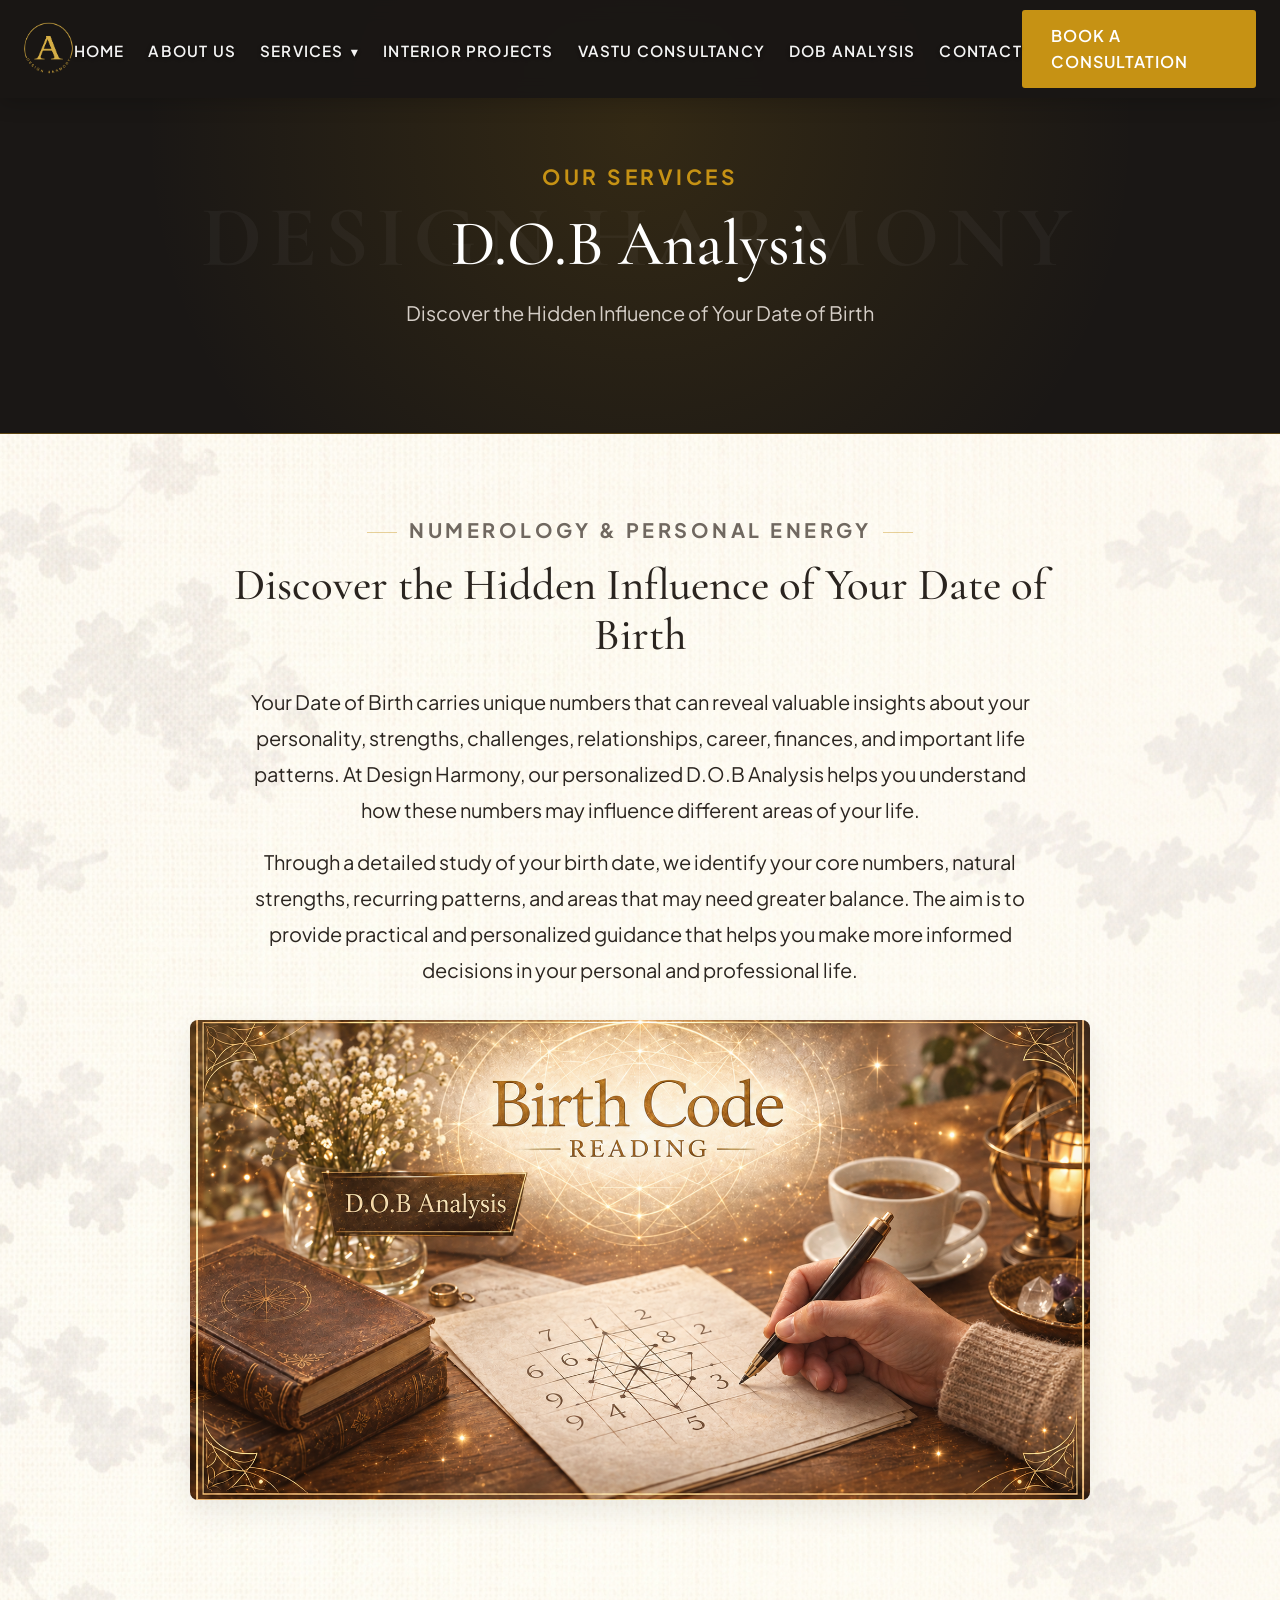
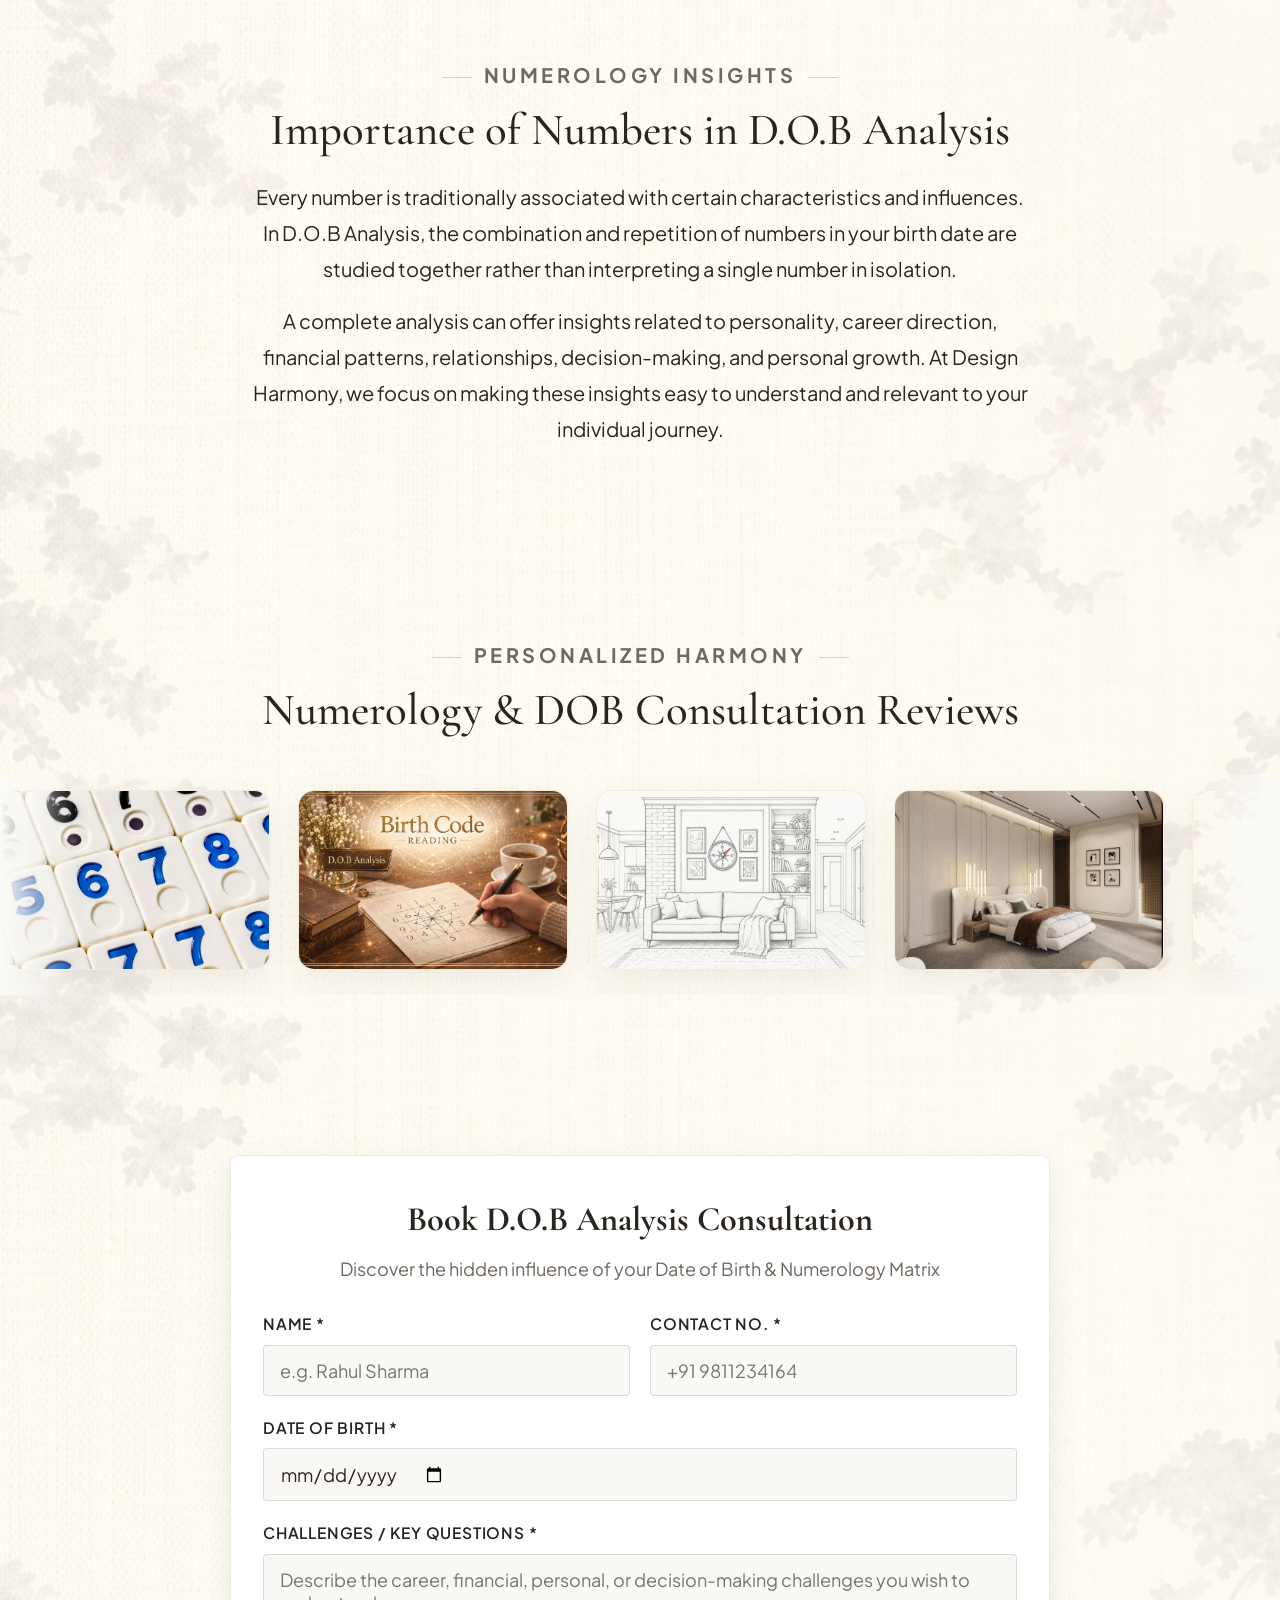
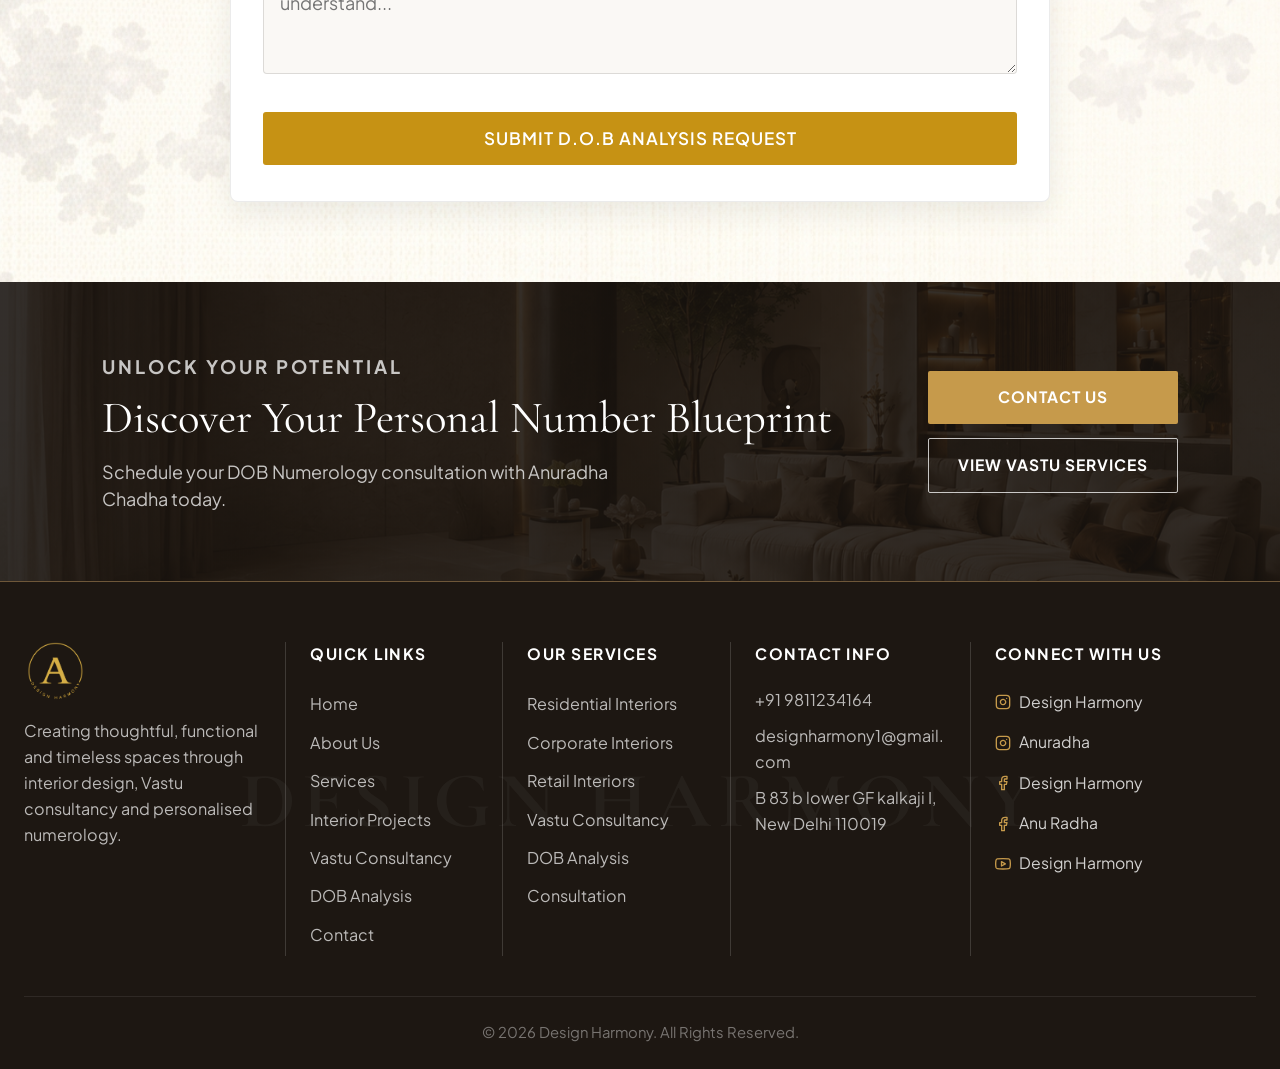
<file: pages/dob-analysis.html>
<!DOCTYPE html>
<html lang="en">

<head>
  <meta charset="UTF-8">
  <meta name="viewport" content="width=device-width, initial-scale=1.0">
  <meta name="description"
    content="Date of Birth (DOB) Numerology Analysis by Anuradha Chadha at Design Harmony. Personal number patterns, career alignment, and space harmony.">
  <meta name="keywords"
    content="DOB Analysis New Delhi, Numerology Consultancy Anuradha Chadha, Date of Birth Analysis, Personal Energy Numerology">
  <meta name="author" content="Anuradha Chadha">
  <title>DOB Analysis | Design Harmony</title>
  <link rel="icon" type="image/jpeg" href="../assets/logo.jpeg">
  <link rel="apple-touch-icon" href="../assets/logo.jpeg">
  <link rel="preconnect" href="https://fonts.googleapis.com">
  <link rel="preconnect" href="https://fonts.gstatic.com" crossorigin>
  <link
    href="https://fonts.googleapis.com/css2?family=Cormorant+Garamond:wght@400;500;600;700&family=Great+Vibes&family=Plus+Jakarta+Sans:wght@300;400;500;600;700&display=swap"
    rel="stylesheet">
  <link rel="stylesheet" href="../styles.css">
</head>

<body>

  <header class="site-header scrolled" id="site-header">
    <div class="header-container">
      <a href="../index.html" class="brand-logo" id="brand-logo-link">
        <img src="../assets/logo.jpeg" alt="Design Harmony Logo - We Design Magic" id="header-logo-img">
      </a>

      <button class="nav-toggle" id="nav-toggle" aria-label="Toggle Navigation Menu" aria-expanded="false">
        <span class="hamburger"></span>
      </button>

      <nav class="main-nav" id="main-nav" aria-label="Main Navigation">
        <ul class="nav-list">
          <li class="nav-item"><a href="../index.html" class="nav-link" id="nav-home">HOME</a></li>
          <li class="nav-item"><a href="about.html" class="nav-link" id="nav-about">ABOUT US</a></li>
          <li class="nav-item dropdown">
            <a href="../index.html#services" class="nav-link active" id="nav-services">SERVICES <span
                class="caret">▾</span></a>
            <ul class="dropdown-menu">
              <li><a href="residential-interiors.html">Residential Interiors</a></li>
              <li><a href="corporate-interiors.html">Corporate Interiors</a></li>
              <li><a href="retail-interiors.html">Retail Interiors</a></li>
              <li><a href="vastu-consultancy.html">Vastu Consultancy</a></li>
              <li><a href="dob-analysis.html">DOB Analysis</a></li>
              <li><a href="consultation.html">Consultation</a></li>
            </ul>
          </li>
          <li class="nav-item"><a href="projects.html" class="nav-link" id="nav-projects">INTERIOR PROJECTS</a></li>
          <li class="nav-item"><a href="vastu-consultancy.html" class="nav-link" id="nav-vastu">VASTU CONSULTANCY</a>
          </li>
          <li class="nav-item"><a href="dob-analysis.html" class="nav-link active" id="nav-dob">DOB ANALYSIS</a></li>
          <li class="nav-item"><a href="contact.html" class="nav-link" id="nav-contact">CONTACT</a></li>
        </ul>
      </nav>

      <div class="header-cta">
        <a href="contact.html" class="btn btn-gold" id="btn-header-consultation">BOOK A CONSULTATION</a>
      </div>
    </div>
  </header>

  <main>
    <section class="page-hero">
      <div class="container">
        <span class="page-hero-subtitle">OUR SERVICES</span>
        <h1 class="page-hero-title">D.O.B Analysis</h1>
        <p class="page-hero-desc">
          Discover the Hidden Influence of Your Date of Birth
        </p>
      </div>
    </section>

    <section class="subpage-section">
      <div class="container">
        <div class="subpage-content-centered">
          <span class="section-tagline">NUMEROLOGY & PERSONAL ENERGY</span>
          <h2 class="about-title" style="margin-bottom: 24px;">Discover the Hidden Influence of Your Date of Birth</h2>
          <div class="subpage-text-body">
            <p style="margin-bottom: 16px;">
              Your Date of Birth carries unique numbers that can reveal valuable insights about your personality,
              strengths, challenges, relationships, career, finances, and important life patterns. At Design Harmony,
              our personalized D.O.B Analysis helps you understand how these numbers may influence different areas of
              your life.
            </p>
            <p>
              Through a detailed study of your birth date, we identify your core numbers, natural strengths, recurring
              patterns, and areas that may need greater balance. The aim is to provide practical and personalized
              guidance that helps you make more informed decisions in your personal and professional life.
            </p>
          </div>

          <div>
            <img src="../assets/dob.jpeg" alt="DOB Analysis Numerology Matrix" class="subpage-hero-img">
          </div>
        </div>
      </div>
    </section>

    <section class="subpage-section">
      <div class="container">
        <div class="subpage-content-centered">
          <span class="section-tagline">NUMEROLOGY INSIGHTS</span>
          <h2 class="about-title" style="margin-bottom: 24px;">Importance of Numbers in D.O.B Analysis</h2>
          <div class="subpage-text-body">
            <p style="margin-bottom: 16px;">
              Every number is traditionally associated with certain characteristics and influences. In D.O.B Analysis,
              the combination and repetition of numbers in your birth date are studied together rather than interpreting
              a single number in isolation.
            </p>
            <p>
              A complete analysis can offer insights related to personality, career direction, financial patterns,
              relationships, decision-making, and personal growth. At Design Harmony, we focus on making these insights
              easy to understand and relevant to your individual journey.
            </p>
          </div>
        </div>
      </section>
      <section class="residential-showcase-section">
        <div class="container text-center">
          <span class="section-tagline">PERSONALIZED HARMONY</span>
          <h2 class="about-title">Numerology & DOB Consultation Reviews</h2>
        </div>

        <div class="res-marquee-wrapper">
          <div class="res-marquee-track">
            <article class="res-showcase-card">
              <div class="res-card-img-wrap">
                <img src="../assets/D.O.B analysis.jpeg" alt="DOB Analysis Overview">
              </div>
            </article>

            <article class="res-showcase-card">
              <div class="res-card-img-wrap">
                <img src="../assets/dob.jpeg" alt="Numerology Grid Chart">
              </div>
            </article>

            <article class="res-showcase-card">
              <div class="res-card-img-wrap">
                <img src="../assets/Untitled design.jpeg" alt="Harmonious Lifestyle Concept">
              </div>
            </article>

            <article class="res-showcase-card">
              <div class="res-card-img-wrap">
                <img src="../projects/Bedroom Area.jpg" alt="Personalized Sanctuary Space">
              </div>
            </article>

            <article class="res-showcase-card">
              <div class="res-card-img-wrap">
                <img src="../assets/cloudbackg.jpeg" alt="Numerology Energy Layout">
              </div>
            </article>

            <!-- Duplicate Set for Infinite Loop -->
            <article class="res-showcase-card">
              <div class="res-card-img-wrap">
                <img src="../assets/D.O.B analysis.jpeg" alt="DOB Analysis Overview">
              </div>
            </article>

            <article class="res-showcase-card">
              <div class="res-card-img-wrap">
                <img src="../assets/dob.jpeg" alt="Numerology Grid Chart">
              </div>
            </article>

            <article class="res-showcase-card">
              <div class="res-card-img-wrap">
                <img src="../assets/Untitled design.jpeg" alt="Harmonious Lifestyle Concept">
              </div>
            </article>

            <article class="res-showcase-card">
              <div class="res-card-img-wrap">
                <img src="../projects/Bedroom Area.jpg" alt="Personalized Sanctuary Space">
              </div>
            </article>

            <article class="res-showcase-card">
              <div class="res-card-img-wrap">
                <img src="../assets/cloudbackg.jpeg" alt="Numerology Energy Layout">
              </div>
            </article>
          </div>
        </div>
      </section>

      <section class="subpage-section subpage-form-section" id="booking-form">
        <div class="container">
          <div class="form-card subpage-form-card">
            <h2 class="form-card-title text-center">Book D.O.B Analysis Consultation</h2>
            <p class="form-card-subtitle text-center">Discover the hidden influence of your Date of Birth & Numerology
              Matrix</p>

            <form class="consultation-form active" id="form-dob" data-form-type="dob">
              <div class="form-row">
                <div class="form-group">
                  <label class="form-label">Name *</label>
                  <input type="text" name="name" class="form-control" placeholder="e.g. Rahul Sharma" required>
                </div>
                <div class="form-group">
                  <label class="form-label">Contact No. *</label>
                  <input type="tel" name="contact" class="form-control" placeholder="+91 9811234164" required>
                </div>
              </div>

              <div class="form-group">
                <label class="form-label">Date of Birth *</label>
                <input type="date" name="dob" class="form-control" required>
              </div>

              <div class="form-group">
                <label class="form-label">Challenges / Key Questions *</label>
                <textarea name="challenges" class="form-control" rows="4"
                  placeholder="Describe the career, financial, personal, or decision-making challenges you wish to understand..."
                  required></textarea>
              </div>

              <button type="submit" class="btn btn-gold form-submit-btn">SUBMIT D.O.B ANALYSIS REQUEST</button>
              <div class="form-feedback-msg"></div>
            </form>
          </div>
        </div>
      </section>

      <section class="cta-banner-section">
        <div class="cta-banner-inner">
          <div class="cta-text-content">
            <span class="cta-tagline">UNLOCK YOUR POTENTIAL</span>
            <h2 class="cta-title">Discover Your Personal Number Blueprint</h2>
            <p class="cta-description">Schedule your DOB Numerology consultation with Anuradha Chadha today.</p>
          </div>
          <div class="cta-buttons-wrap">
            <a href="contact.html" class="btn btn-gold-solid">CONTACT US</a>
            <a href="vastu-consultancy.html" class="btn btn-outline-white">VIEW VASTU SERVICES</a>
          </div>
        </div>
      </section>
  </main>

  <footer class="site-footer">
    <div class="footer-container">
      <div class="footer-grid">
        <div class="footer-col brand-col">
          <a href="../index.html" class="footer-logo-link">
            <img src="../assets/logo.jpeg" alt="Design Harmony Logo Footer" class="footer-logo">
          </a>
          <p class="footer-bio">
            Creating thoughtful, functional and timeless spaces through interior design, Vastu consultancy and
            personalised numerology.
          </p>
        </div>

        <div class="footer-col">
          <h4 class="footer-heading">QUICK LINKS</h4>
          <ul class="footer-links">
            <li><a href="../index.html">Home</a></li>
            <li><a href="about.html">About Us</a></li>
            <li><a href="../index.html#services">Services</a></li>
            <li><a href="projects.html">Interior Projects</a></li>
            <li><a href="vastu-consultancy.html">Vastu Consultancy</a></li>
            <li><a href="dob-analysis.html">DOB Analysis</a></li>
            <li><a href="contact.html">Contact</a></li>
          </ul>
        </div>

        <div class="footer-col">
          <h4 class="footer-heading">OUR SERVICES</h4>
          <ul class="footer-links">
            <li><a href="residential-interiors.html">Residential Interiors</a></li>
            <li><a href="corporate-interiors.html">Corporate Interiors</a></li>
            <li><a href="retail-interiors.html">Retail Interiors</a></li>
            <li><a href="vastu-consultancy.html">Vastu Consultancy</a></li>
            <li><a href="dob-analysis.html">DOB Analysis</a></li>
            <li><a href="consultation.html">Consultation</a></li>
          </ul>
        </div>

        <div class="footer-col contact-col">
          <h4 class="footer-heading">CONTACT INFO</h4>
          <ul class="contact-info-list">
            <li><a href="tel:+919811234164">+91 9811234164</a></li>
            <li><a href="mailto:designharmony1@gmail.com">designharmony1@gmail.com</a></li>
            <li><span>B 83 b lower GF kalkaji I, New Delhi 110019</span></li>
          </ul>
        </div>

        <div class="footer-col social-col">
          <h4 class="footer-heading">CONNECT WITH US</h4>
          <ul class="footer-social-list">
            <li>
              <a href="https://www.instagram.com/interiorswithdesignharmony/" target="_blank" rel="noopener noreferrer"
                class="footer-social-link" id="footer-link-ig-dh">
                <svg width="16" height="16" viewBox="0 0 24 24" fill="none" stroke="currentColor" stroke-width="2"
                  stroke-linecap="round" stroke-linejoin="round">
                  <rect x="2" y="2" width="20" height="20" rx="5" ry="5"></rect>
                  <path d="M16 11.37A4 4 0 1 1 12.63 8 4 4 0 0 1 16 11.37z"></path>
                  <line x1="17.5" y1="6.5" x2="17.51" y2="6.5"></line>
                </svg>
                <span>Design Harmony</span>
              </a>
            </li>
            <li>
              <a href="https://www.instagram.com/interiorswithanuradha/" target="_blank" rel="noopener noreferrer"
                class="footer-social-link" id="footer-link-ig-anuradha">
                <svg width="16" height="16" viewBox="0 0 24 24" fill="none" stroke="currentColor" stroke-width="2"
                  stroke-linecap="round" stroke-linejoin="round">
                  <rect x="2" y="2" width="20" height="20" rx="5" ry="5"></rect>
                  <path d="M16 11.37A4 4 0 1 1 12.63 8 4 4 0 0 1 16 11.37z"></path>
                  <line x1="17.5" y1="6.5" x2="17.51" y2="6.5"></line>
                </svg>
                <span>Anuradha</span>
              </a>
            </li>
            <li>
              <a href="https://www.facebook.com/interiorswithdesignharmony" target="_blank" rel="noopener noreferrer"
                class="footer-social-link" id="footer-link-fb-dh">
                <svg width="16" height="16" viewBox="0 0 24 24" fill="none" stroke="currentColor" stroke-width="2"
                  stroke-linecap="round" stroke-linejoin="round">
                  <path d="M18 2h-3a5 5 0 0 0-5 5v3H7v4h3v8h4v-8h3l1-4h-4V7a1 1 0 0 1 1-1h3z"></path>
                </svg>
                <span>Design Harmony</span>
              </a>
            </li>
            <li>
              <a href="https://www.facebook.com/profile.php?id=61564376861604" target="_blank" rel="noopener noreferrer"
                class="footer-social-link" id="footer-link-fb-anuradha">
                <svg width="16" height="16" viewBox="0 0 24 24" fill="none" stroke="currentColor" stroke-width="2"
                  stroke-linecap="round" stroke-linejoin="round">
                  <path d="M18 2h-3a5 5 0 0 0-5 5v3H7v4h3v8h4v-8h3l1-4h-4V7a1 1 0 0 1 1-1h3z"></path>
                </svg>
                <span>Anu Radha</span>
              </a>
            </li>
            <li>
              <a href="https://www.youtube.com/@Designharmony-1" target="_blank" rel="noopener noreferrer"
                class="footer-social-link" id="footer-link-yt-dh">
                <svg width="16" height="16" viewBox="0 0 24 24" fill="none" stroke="currentColor" stroke-width="2"
                  stroke-linecap="round" stroke-linejoin="round">
                  <path
                    d="M22.54 6.42a2.78 2.78 0 0 0-1.94-2C18.88 4 12 4 12 4s-6.88 0-8.6.46a2.78 2.78 0 0 0-1.94 2A29 29 0 0 0 1 11.75a29 29 0 0 0 .46 5.33A2.78 2.78 0 0 0 3.4 19c1.72.46 8.6.46 8.6.46s6.88 0 8.6-.46a2.78 2.78 0 0 0 1.94-2 29 29 0 0 0 .46-5.25 29 29 0 0 0-.46-5.33z">
                  </path>
                  <polygon points="9.75 15.02 15.5 11.75 9.75 8.48 9.75 15.02"></polygon>
                </svg>
                <span>Design Harmony</span>
              </a>
            </li>
          </ul>
        </div>
      </div>

      <div class="footer-bottom text-center">
        <p>© 2026 Design Harmony. All Rights Reserved.</p>
      </div>
    </div>
  </footer>

  <script src="../config.js"></script>
  <script src="../script.js"></script>
</body>

</html>
</file>
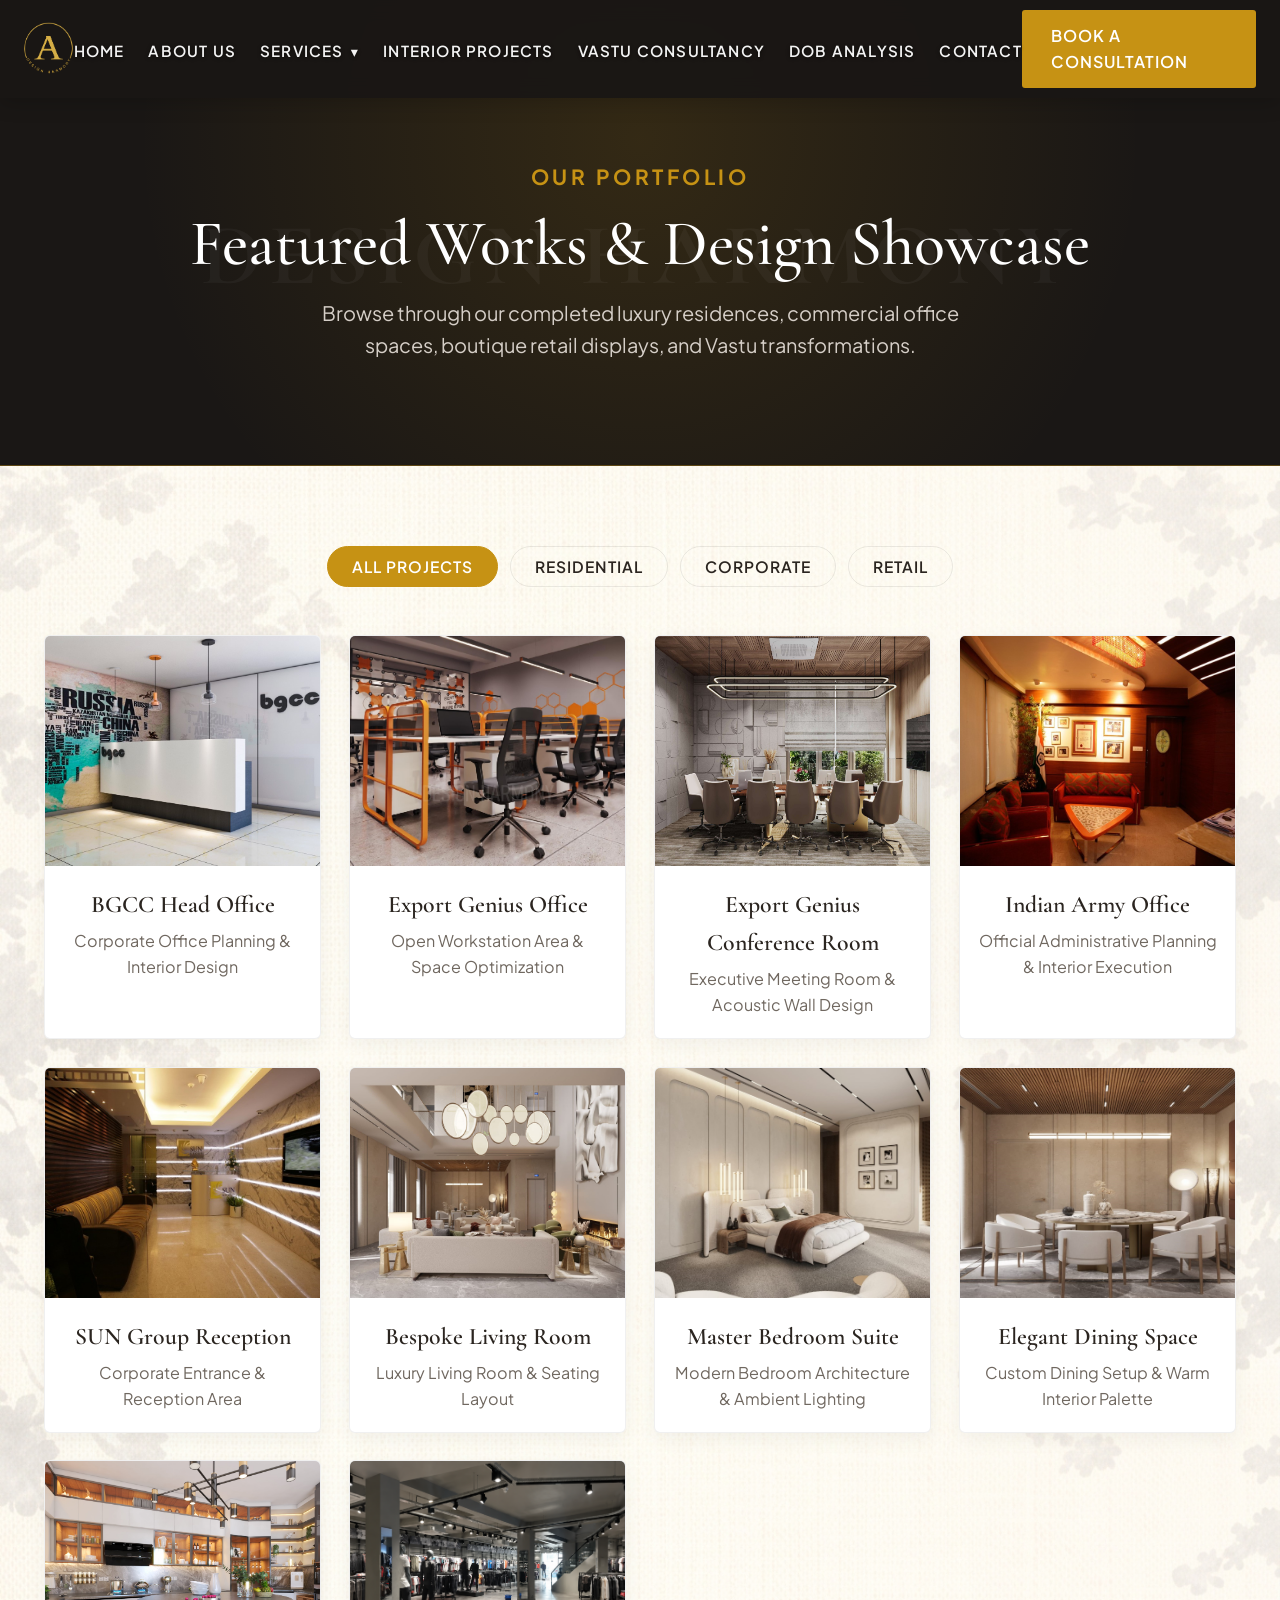
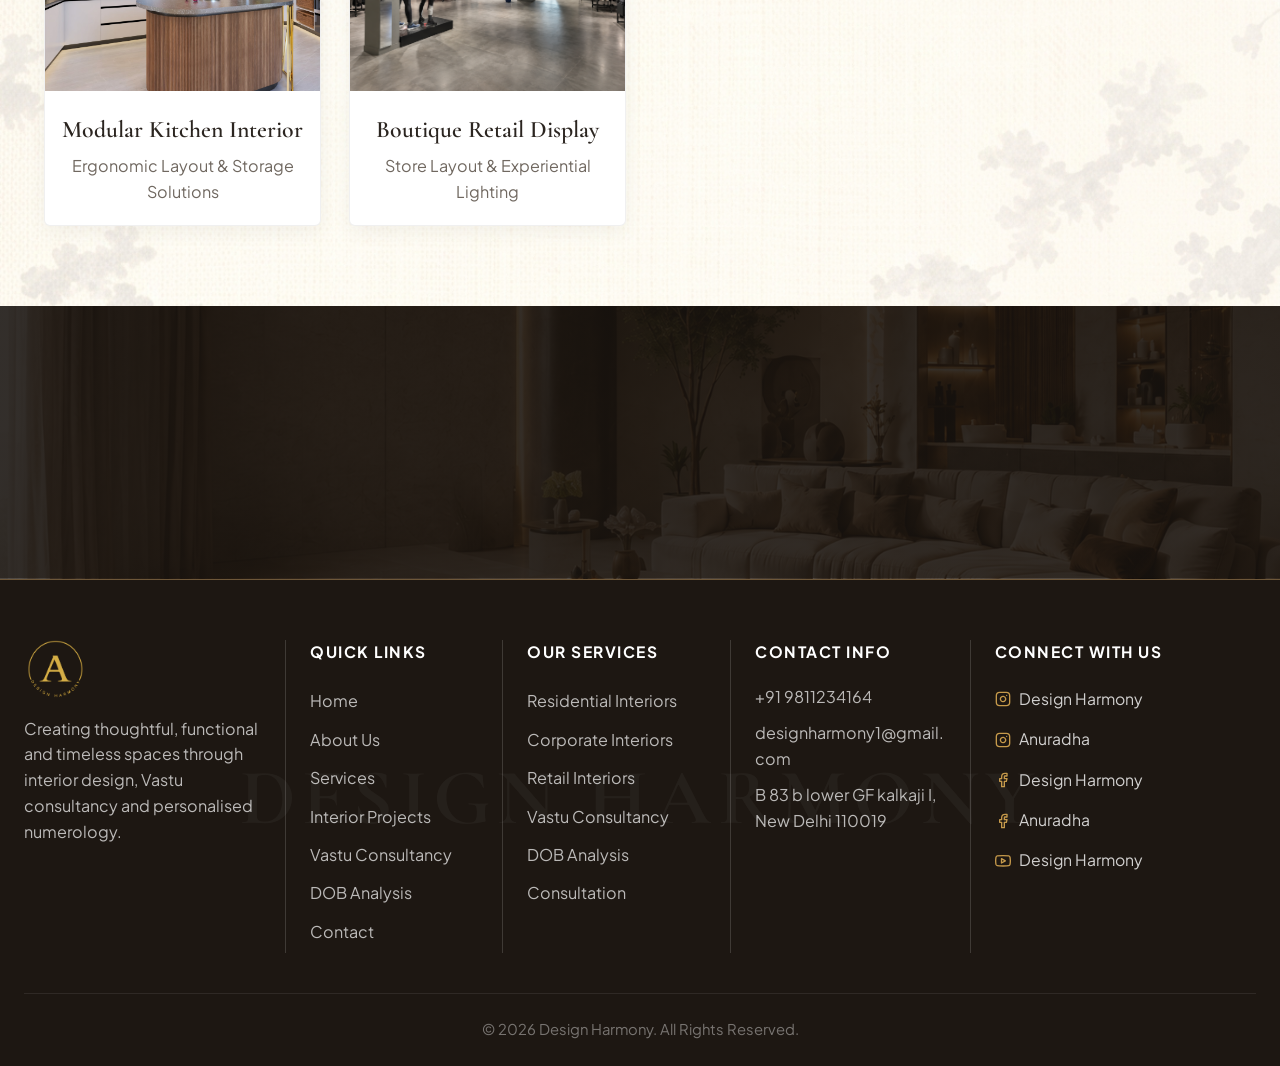
<file: pages/projects.html>
<!DOCTYPE html>
<html lang="en">

<head>
  <meta charset="UTF-8">
  <meta name="viewport" content="width=device-width, initial-scale=1.0">
  <meta name="description"
    content="Explore our featured portfolio of residential interiors, corporate office planning, retail stores, and Vastu projects by Design Harmony in New Delhi.">
  <meta name="keywords"
    content="Design Harmony Projects, Interior Design Portfolio, Corporate Interiors Gallery, Residential Design Photos">
  <meta name="author" content="Anuradha Chadha">
  <title>Our Projects | Design Harmony</title>
  <link rel="icon" type="image/jpeg" href="../assets/logo.jpeg">
  <link rel="apple-touch-icon" href="../assets/logo.jpeg">
  <link rel="preconnect" href="https://fonts.googleapis.com">
  <link rel="preconnect" href="https://fonts.gstatic.com" crossorigin>
  <link
    href="https://fonts.googleapis.com/css2?family=Cormorant+Garamond:wght@400;500;600;700&family=Great+Vibes&family=Plus+Jakarta+Sans:wght@300;400;500;600;700&display=swap"
    rel="stylesheet">
  <link rel="stylesheet" href="../styles.css">
</head>

<body>

  <header class="site-header scrolled" id="site-header">
    <div class="header-container">
      <a href="../index.html" class="brand-logo" id="brand-logo-link">
        <img src="../assets/logo.jpeg" alt="Design Harmony Logo - We Design Magic" id="header-logo-img">
      </a>

      <button class="nav-toggle" id="nav-toggle" aria-label="Toggle Navigation Menu" aria-expanded="false">
        <span class="hamburger"></span>
      </button>

      <nav class="main-nav" id="main-nav" aria-label="Main Navigation">
        <ul class="nav-list">
          <li class="nav-item"><a href="../index.html" class="nav-link" id="nav-home">HOME</a></li>
          <li class="nav-item"><a href="about.html" class="nav-link" id="nav-about">ABOUT US</a></li>
          <li class="nav-item dropdown">
            <a href="../index.html#services" class="nav-link" id="nav-services">SERVICES <span
                class="caret">▾</span></a>
            <ul class="dropdown-menu">
              <li><a href="residential-interiors.html">Residential Interiors</a></li>
              <li><a href="corporate-interiors.html">Corporate Interiors</a></li>
              <li><a href="retail-interiors.html">Retail Interiors</a></li>
              <li><a href="vastu-consultancy.html">Vastu Consultancy</a></li>
              <li><a href="dob-analysis.html">DOB Analysis</a></li>
              <li><a href="consultation.html">Consultation</a></li>
            </ul>
          </li>
          <li class="nav-item"><a href="projects.html" class="nav-link active" id="nav-projects">INTERIOR PROJECTS</a></li>
          <li class="nav-item"><a href="vastu-consultancy.html" class="nav-link" id="nav-vastu">VASTU CONSULTANCY</a>
          </li>
          <li class="nav-item"><a href="dob-analysis.html" class="nav-link" id="nav-dob">DOB ANALYSIS</a></li>
          <li class="nav-item"><a href="contact.html" class="nav-link" id="nav-contact">CONTACT</a></li>
        </ul>
      </nav>

      <div class="header-cta">
        <a href="contact.html" class="btn btn-gold" id="btn-header-consultation">BOOK A CONSULTATION</a>
      </div>
    </div>
  </header>

  <main>
    <section class="page-hero">
      <div class="container">
        <span class="page-hero-subtitle">OUR PORTFOLIO</span>
        <h1 class="page-hero-title">Featured Works & Design Showcase</h1>
        <p class="page-hero-desc">
          Browse through our completed luxury residences, commercial office spaces, boutique retail displays, and Vastu
          transformations.
        </p>
      </div>
    </section>

    <section class="subpage-section">
      <div class="container">
        <!-- Interactive Category Filter Bar -->
        <div class="filter-bar">
          <button class="filter-btn active" data-filter="all">ALL PROJECTS</button>
          <button class="filter-btn" data-filter="residential">RESIDENTIAL</button>
          <button class="filter-btn" data-filter="corporate">CORPORATE</button>
          <button class="filter-btn" data-filter="retail">RETAIL</button>
        </div>

        <div class="projects-grid">
          <!-- Corporate Projects -->
          <div class="project-card" data-category="corporate">
            <div class="project-img-wrapper">
              <img src="../projects/BGCC HEAD OFFICE.jpg" alt="BGCC Head Office Interior Planning">
            </div>
            <div class="project-info">
              <h3 class="project-title">BGCC Head Office</h3>
              <p class="project-subtitle">Corporate Office Planning & Interior Design</p>
            </div>
          </div>

          <div class="project-card" data-category="corporate">
            <div class="project-img-wrapper">
              <img src="../projects/Export Genius Office Area.jpg" alt="Export Genius Workstation Layout">
            </div>
            <div class="project-info">
              <h3 class="project-title">Export Genius Office</h3>
              <p class="project-subtitle">Open Workstation Area & Space Optimization</p>
            </div>
          </div>

          <div class="project-card" data-category="corporate">
            <div class="project-img-wrapper">
              <img src="../projects/Export Genius conference room.jpg" alt="Export Genius Conference Room">
            </div>
            <div class="project-info">
              <h3 class="project-title">Export Genius Conference Room</h3>
              <p class="project-subtitle">Executive Meeting Room & Acoustic Wall Design</p>
            </div>
          </div>

          <div class="project-card" data-category="corporate">
            <div class="project-img-wrapper">
              <img src="../projects/Indian Army Office.jpg" alt="Indian Army Administrative Office">
            </div>
            <div class="project-info">
              <h3 class="project-title">Indian Army Office</h3>
              <p class="project-subtitle">Official Administrative Planning & Interior Execution</p>
            </div>
          </div>

          <div class="project-card" data-category="corporate">
            <div class="project-img-wrapper">
              <img src="../projects/SUN Group Office reception.jpg" alt="SUN Group Reception">
            </div>
            <div class="project-info">
              <h3 class="project-title">SUN Group Reception</h3>
              <p class="project-subtitle">Corporate Entrance & Reception Area</p>
            </div>
          </div>

          <!-- Residential Projects -->
          <div class="project-card" data-category="residential">
            <div class="project-img-wrapper">
              <img src="../projects/Living Room.jpg" alt="Bespoke Living Room Interior">
            </div>
            <div class="project-info">
              <h3 class="project-title">Bespoke Living Room</h3>
              <p class="project-subtitle">Luxury Living Room & Seating Layout</p>
            </div>
          </div>

          <div class="project-card" data-category="residential">
            <div class="project-img-wrapper">
              <img src="../projects/Bedroom Area.jpg" alt="Master Bedroom Suite Design">
            </div>
            <div class="project-info">
              <h3 class="project-title">Master Bedroom Suite</h3>
              <p class="project-subtitle">Modern Bedroom Architecture & Ambient Lighting</p>
            </div>
          </div>

          <div class="project-card" data-category="residential">
            <div class="project-img-wrapper">
              <img src="../projects/Dining Area.jpg" alt="Elegant Dining Space Layout">
            </div>
            <div class="project-info">
              <h3 class="project-title">Elegant Dining Space</h3>
              <p class="project-subtitle">Custom Dining Setup & Warm Interior Palette</p>
            </div>
          </div>

          <div class="project-card" data-category="residential">
            <div class="project-img-wrapper">
              <img src="../projects/Kitchen Area.jpg" alt="Modular Kitchen Interior">
            </div>
            <div class="project-info">
              <h3 class="project-title">Modular Kitchen Interior</h3>
              <p class="project-subtitle">Ergonomic Layout & Storage Solutions</p>
            </div>
          </div>

          <!-- Retail Projects -->
          <div class="project-card" data-category="retail">
            <div class="project-img-wrapper">
              <img src="../assets/retail interior.jpeg" alt="Boutique & Retail Showroom Display">
            </div>
            <div class="project-info">
              <h3 class="project-title">Boutique Retail Display</h3>
              <p class="project-subtitle">Store Layout & Experiential Lighting</p>
            </div>
          </div>
        </div>
      </div>
    </section>

    <section class="cta-banner-section">
      <div class="cta-banner-inner">
        <div class="cta-text-content">
          <span class="cta-tagline">INNOVATIVE DESIGN SOLUTIONS</span>
          <h2 class="cta-title">Have a Project in Mind?</h2>
          <p class="cta-description">Let's discuss how we can turn your space into a masterpiece.</p>
        </div>
        <div class="cta-buttons-wrap">
          <a href="contact.html" class="btn btn-gold-solid">START A PROJECT</a>
          <a href="consultation.html" class="btn btn-outline-white">BOOK CONSULTATION</a>
        </div>
      </div>
    </section>
  </main>

  <footer class="site-footer">
    <div class="footer-container">
      <div class="footer-grid">
        <div class="footer-col brand-col">
          <a href="../index.html" class="footer-logo-link">
            <img src="../assets/logo.jpeg" alt="Design Harmony Logo Footer" class="footer-logo">
          </a>
          <p class="footer-bio">
            Creating thoughtful, functional and timeless spaces through interior design, Vastu consultancy and
            personalised numerology.
          </p>
        </div>

        <div class="footer-col">
          <h4 class="footer-heading">QUICK LINKS</h4>
          <ul class="footer-links">
            <li><a href="../index.html">Home</a></li>
            <li><a href="about.html">About Us</a></li>
            <li><a href="../index.html#services">Services</a></li>
            <li><a href="projects.html">Interior Projects</a></li>
            <li><a href="vastu-consultancy.html">Vastu Consultancy</a></li>
            <li><a href="dob-analysis.html">DOB Analysis</a></li>
            <li><a href="contact.html">Contact</a></li>
          </ul>
        </div>

        <div class="footer-col">
          <h4 class="footer-heading">OUR SERVICES</h4>
          <ul class="footer-links">
            <li><a href="residential-interiors.html">Residential Interiors</a></li>
            <li><a href="corporate-interiors.html">Corporate Interiors</a></li>
            <li><a href="retail-interiors.html">Retail Interiors</a></li>
            <li><a href="vastu-consultancy.html">Vastu Consultancy</a></li>
            <li><a href="dob-analysis.html">DOB Analysis</a></li>
            <li><a href="consultation.html">Consultation</a></li>
          </ul>
        </div>

        <div class="footer-col contact-col">
          <h4 class="footer-heading">CONTACT INFO</h4>
          <ul class="contact-info-list">
            <li><a href="tel:+919811234164">+91 9811234164</a></li>
            <li><a href="mailto:designharmony1@gmail.com">designharmony1@gmail.com</a></li>
            <li><span>B 83 b lower GF kalkaji I, New Delhi 110019</span></li>
          </ul>
        </div>

        <div class="footer-col social-col">
          <h4 class="footer-heading">CONNECT WITH US</h4>
          <ul class="footer-social-list">
            <li>
              <a href="https://www.instagram.com/interiorswithdesignharmony/" target="_blank" rel="noopener noreferrer"
                class="footer-social-link" id="footer-link-ig-dh">
                <svg width="16" height="16" viewBox="0 0 24 24" fill="none" stroke="currentColor" stroke-width="2"
                  stroke-linecap="round" stroke-linejoin="round">
                  <rect x="2" y="2" width="20" height="20" rx="5" ry="5"></rect>
                  <path d="M16 11.37A4 4 0 1 1 12.63 8 4 4 0 0 1 16 11.37z"></path>
                  <line x1="17.5" y1="6.5" x2="17.51" y2="6.5"></line>
                </svg>
                <span>Design Harmony</span>
              </a>
            </li>
            <li>
              <a href="https://www.instagram.com/interiorswithanuradha/" target="_blank" rel="noopener noreferrer"
                class="footer-social-link" id="footer-link-ig-anuradha">
                <svg width="16" height="16" viewBox="0 0 24 24" fill="none" stroke="currentColor" stroke-width="2"
                  stroke-linecap="round" stroke-linejoin="round">
                  <rect x="2" y="2" width="20" height="20" rx="5" ry="5"></rect>
                  <path d="M16 11.37A4 4 0 1 1 12.63 8 4 4 0 0 1 16 11.37z"></path>
                  <line x1="17.5" y1="6.5" x2="17.51" y2="6.5"></line>
                </svg>
                <span>Anuradha</span>
              </a>
            </li>
            <li>
              <a href="https://www.facebook.com/interiorswithdesignharmony" target="_blank" rel="noopener noreferrer"
                class="footer-social-link" id="footer-link-fb-dh">
                <svg width="16" height="16" viewBox="0 0 24 24" fill="none" stroke="currentColor" stroke-width="2"
                  stroke-linecap="round" stroke-linejoin="round">
                  <path d="M18 2h-3a5 5 0 0 0-5 5v3H7v4h3v8h4v-8h3l1-4h-4V7a1 1 0 0 1 1-1h3z"></path>
                </svg>
                <span>Design Harmony</span>
              </a>
            </li>
            <li>
              <a href="https://www.facebook.com/profile.php?id=61564376861604" target="_blank" rel="noopener noreferrer"
                class="footer-social-link" id="footer-link-fb-anuradha">
                <svg width="16" height="16" viewBox="0 0 24 24" fill="none" stroke="currentColor" stroke-width="2"
                  stroke-linecap="round" stroke-linejoin="round">
                  <path d="M18 2h-3a5 5 0 0 0-5 5v3H7v4h3v8h4v-8h3l1-4h-4V7a1 1 0 0 1 1-1h3z"></path>
                </svg>
                <span>Anuradha</span>
              </a>
            </li>
            <li>
              <a href="https://www.youtube.com/@Designharmony-1" target="_blank" rel="noopener noreferrer"
                class="footer-social-link" id="footer-link-yt-dh">
                <svg width="16" height="16" viewBox="0 0 24 24" fill="none" stroke="currentColor" stroke-width="2"
                  stroke-linecap="round" stroke-linejoin="round">
                  <path
                    d="M22.54 6.42a2.78 2.78 0 0 0-1.94-2C18.88 4 12 4 12 4s-6.88 0-8.6.46a2.78 2.78 0 0 0-1.94 2A29 29 0 0 0 1 11.75a29 29 0 0 0 .46 5.33A2.78 2.78 0 0 0 3.4 19c1.72.46 8.6.46 8.6.46s6.88 0 8.6-.46a2.78 2.78 0 0 0 1.94-2 29 29 0 0 0 .46-5.25 29 29 0 0 0-.46-5.33z">
                  </path>
                  <polygon points="9.75 15.02 15.5 11.75 9.75 8.48 9.75 15.02"></polygon>
                </svg>
                <span>Design Harmony</span>
              </a>
            </li>
          </ul>
        </div>
      </div>

      <div class="footer-bottom text-center">
        <p>© 2026 Design Harmony. All Rights Reserved.</p>
      </div>
    </div>
  </footer>

  <script src="../config.js"></script>
  <script src="../script.js"></script>
</body>

</html>
</file>
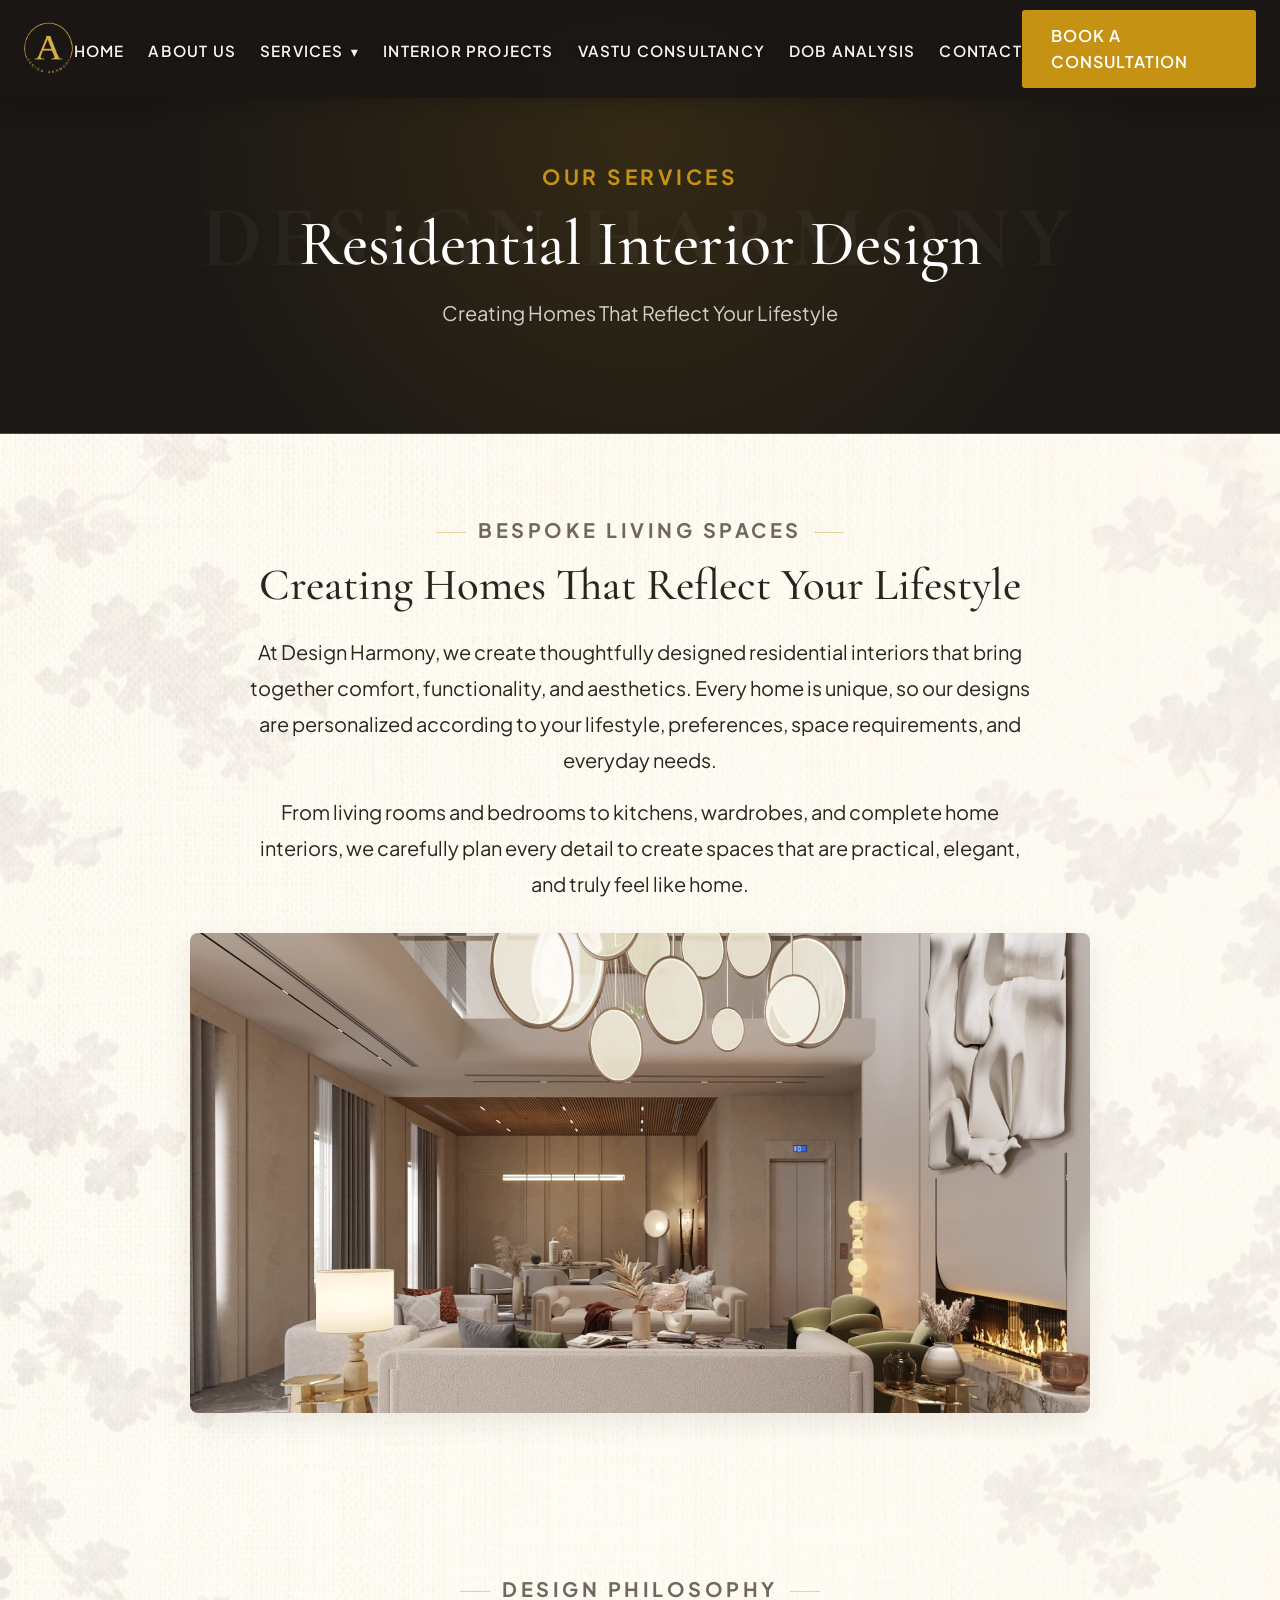
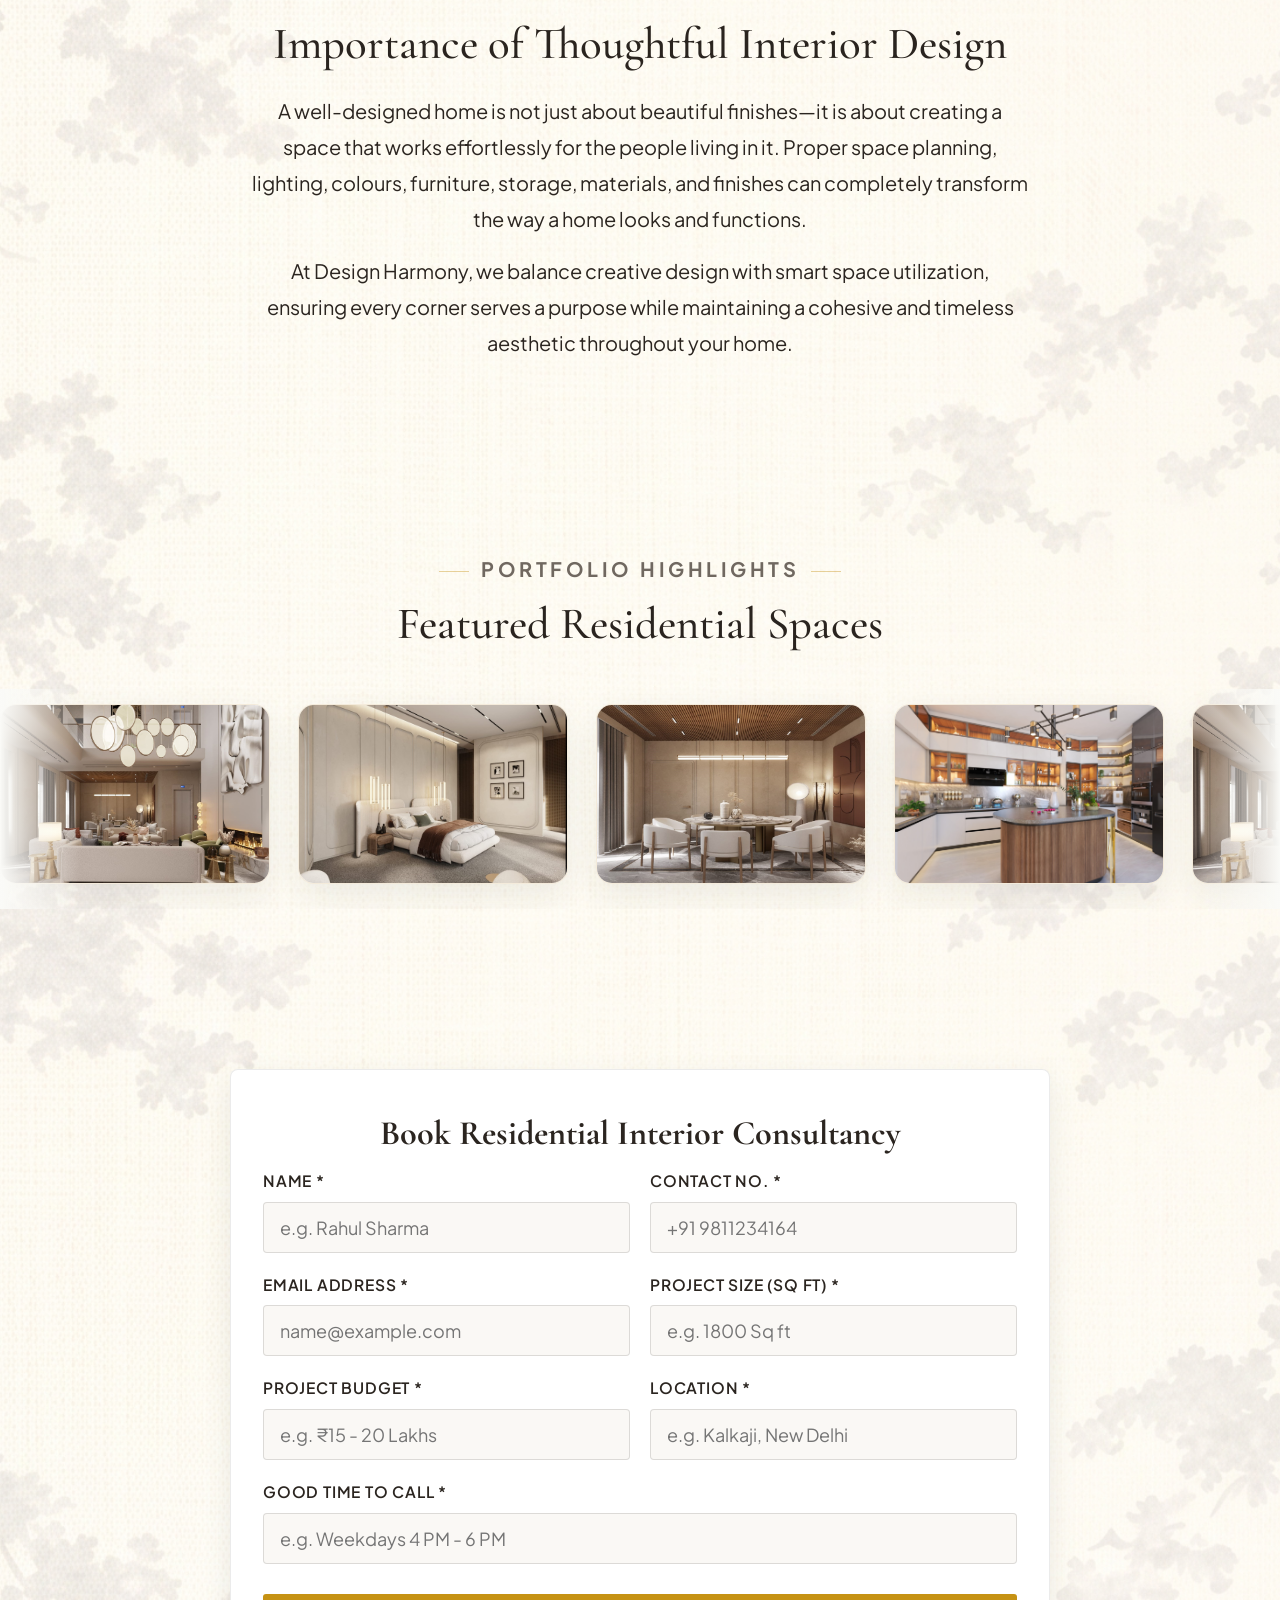
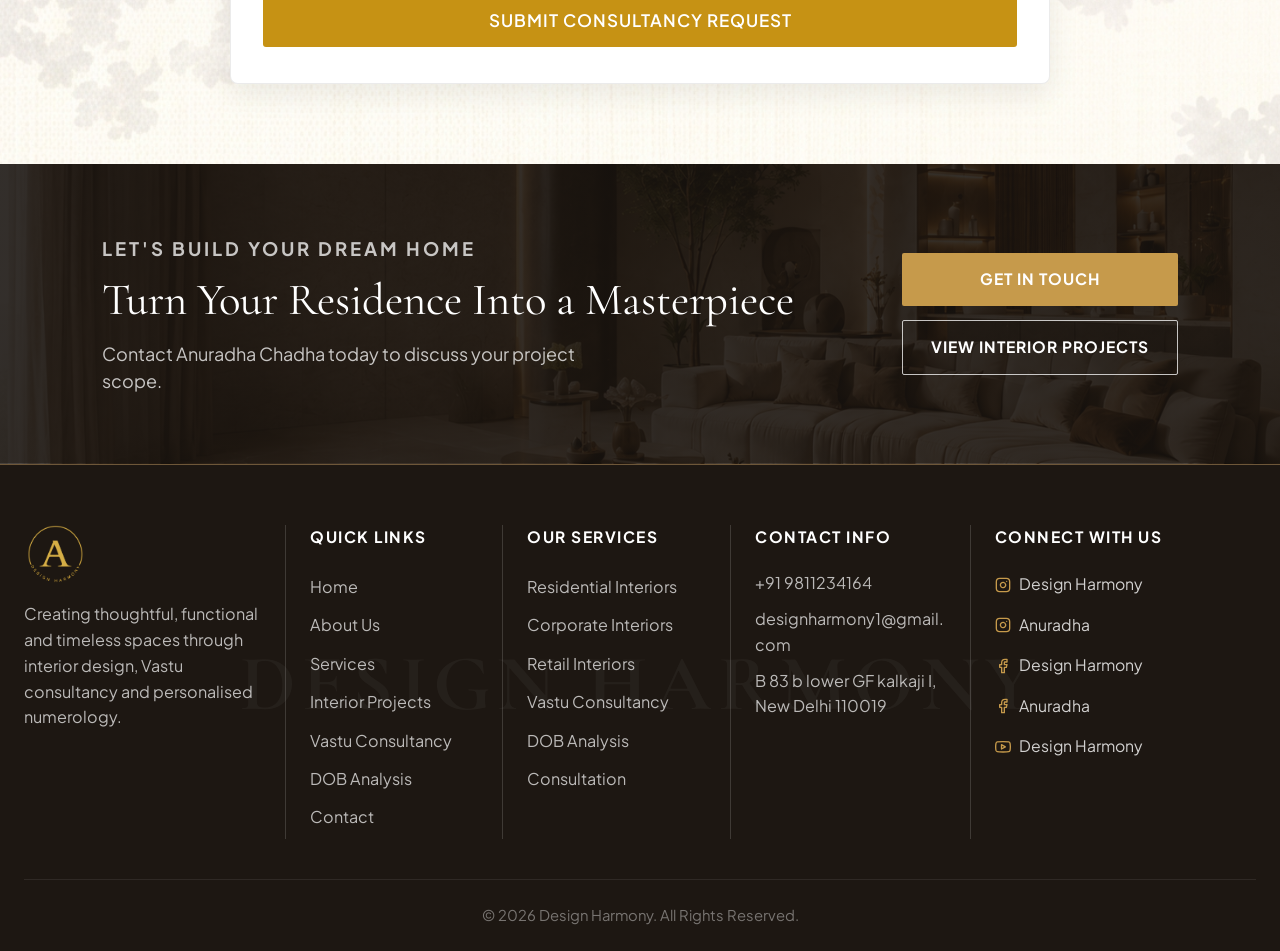
<file: pages/residential-interiors.html>
<!DOCTYPE html>
<html lang="en">

<head>
  <meta charset="UTF-8">
  <meta name="viewport" content="width=device-width, initial-scale=1.0">
  <meta name="description"
    content="Luxury Residential Interior Design in New Delhi by Design Harmony. Bespoke living rooms, bedrooms, custom kitchens, and villas designed for comfort.">
  <meta name="keywords"
    content="Residential Interior Design New Delhi, Luxury Home Interiors, Living Room Design, Villa Interiors Anuradha Chadha">
  <meta name="author" content="Anuradha Chadha">
  <title>Residential Interiors | Design Harmony</title>
  <link rel="icon" type="image/jpeg" href="../assets/logo.jpeg">
  <link rel="apple-touch-icon" href="../assets/logo.jpeg">
  <link rel="preconnect" href="https://fonts.googleapis.com">
  <link rel="preconnect" href="https://fonts.gstatic.com" crossorigin>
  <link
    href="https://fonts.googleapis.com/css2?family=Cormorant+Garamond:wght@400;500;600;700&family=Great+Vibes&family=Plus+Jakarta+Sans:wght@300;400;500;600;700&display=swap"
    rel="stylesheet">
  <link rel="stylesheet" href="../styles.css">
</head>

<body>

  <header class="site-header scrolled" id="site-header">
    <div class="header-container">
      <a href="../index.html" class="brand-logo" id="brand-logo-link">
        <img src="../assets/logo.jpeg" alt="Design Harmony Logo - We Design Magic" id="header-logo-img">
      </a>

      <button class="nav-toggle" id="nav-toggle" aria-label="Toggle Navigation Menu" aria-expanded="false">
        <span class="hamburger"></span>
      </button>

      <nav class="main-nav" id="main-nav" aria-label="Main Navigation">
        <ul class="nav-list">
          <li class="nav-item"><a href="../index.html" class="nav-link" id="nav-home">HOME</a></li>
          <li class="nav-item"><a href="about.html" class="nav-link" id="nav-about">ABOUT US</a></li>
          <li class="nav-item dropdown">
            <a href="../index.html#services" class="nav-link active" id="nav-services">SERVICES <span
                class="caret">▾</span></a>
            <ul class="dropdown-menu">
              <li><a href="residential-interiors.html">Residential Interiors</a></li>
              <li><a href="corporate-interiors.html">Corporate Interiors</a></li>
              <li><a href="retail-interiors.html">Retail Interiors</a></li>
              <li><a href="vastu-consultancy.html">Vastu Consultancy</a></li>
              <li><a href="dob-analysis.html">DOB Analysis</a></li>
              <li><a href="consultation.html">Consultation</a></li>
            </ul>
          </li>
          <li class="nav-item"><a href="projects.html" class="nav-link" id="nav-projects">INTERIOR PROJECTS</a></li>
          <li class="nav-item"><a href="vastu-consultancy.html" class="nav-link" id="nav-vastu">VASTU CONSULTANCY</a>
          </li>
          <li class="nav-item"><a href="dob-analysis.html" class="nav-link" id="nav-dob">DOB ANALYSIS</a></li>
          <li class="nav-item"><a href="contact.html" class="nav-link" id="nav-contact">CONTACT</a></li>
        </ul>
      </nav>

      <div class="header-cta">
        <a href="contact.html" class="btn btn-gold" id="btn-header-consultation">BOOK A CONSULTATION</a>
      </div>
    </div>
  </header>

  <main>
    <section class="page-hero">
      <div class="container">
        <span class="page-hero-subtitle">OUR SERVICES</span>
        <h1 class="page-hero-title">Residential Interior Design</h1>
        <p class="page-hero-desc">
          Creating Homes That Reflect Your Lifestyle
        </p>
      </div>
    </section>

    <section class="subpage-section">
      <div class="container">
        <div class="subpage-content-centered">
          <span class="section-tagline">BESPOKE LIVING SPACES</span>
          <h2 class="about-title" style="margin-bottom: 24px;">Creating Homes That Reflect Your Lifestyle</h2>
          <div class="subpage-text-body">
            <p style="margin-bottom: 16px;">
              At Design Harmony, we create thoughtfully designed residential interiors that bring together comfort,
              functionality, and aesthetics. Every home is unique, so our designs are personalized according to your
              lifestyle, preferences, space requirements, and everyday needs.
            </p>
            <p>
              From living rooms and bedrooms to kitchens, wardrobes, and complete home interiors, we carefully plan
              every detail to create spaces that are practical, elegant, and truly feel like home.
            </p>
          </div>

          <div>
            <img src="../assets/residential interior.jpeg" alt="Residential Interior Design Living Space"
              class="subpage-hero-img">
          </div>
        </div>
      </div>
    </section>

    <section class="subpage-section">
      <div class="container">
        <div class="subpage-content-centered">
          <span class="section-tagline">DESIGN PHILOSOPHY</span>
          <h2 class="about-title" style="margin-bottom: 24px;">Importance of Thoughtful Interior Design</h2>
          <div class="subpage-text-body">
            <p style="margin-bottom: 16px;">
              A well-designed home is not just about beautiful finishes—it is about creating a space that works
              effortlessly for the people living in it. Proper space planning, lighting, colours, furniture, storage,
              materials, and finishes can completely transform the way a home looks and functions.
            </p>
            <p>
              At Design Harmony, we balance creative design with smart space utilization, ensuring every corner serves a
              purpose while maintaining a cohesive and timeless aesthetic throughout your home.
            </p>
          </div>
        </div>
      </section>
      <section class="residential-showcase-section">
        <div class="container text-center">
          <span class="section-tagline">PORTFOLIO HIGHLIGHTS</span>
          <h2 class="about-title">Featured Residential Spaces</h2>
        </div>

        <div class="res-marquee-wrapper">
          <div class="res-marquee-track">
            <!-- Card 1: Living Room -->
            <article class="res-showcase-card">
              <div class="res-card-img-wrap">
                <img src="../projects/Living Room.jpg" alt="Bespoke Living Room">
              </div>
            </article>

            <!-- Card 2: Bedroom -->
            <article class="res-showcase-card">
              <div class="res-card-img-wrap">
                <img src="../projects/Bedroom Area.jpg" alt="Master Bedroom Suite">
              </div>
            </article>

            <!-- Card 3: Dining -->
            <article class="res-showcase-card">
              <div class="res-card-img-wrap">
                <img src="../projects/Dining Area.jpg" alt="Elegant Dining Space">
              </div>
            </article>

            <!-- Card 4: Kitchen -->
            <article class="res-showcase-card">
              <div class="res-card-img-wrap">
                <img src="../projects/Kitchen Area.jpg" alt="Modular Kitchen Interior">
              </div>
            </article>

            <!-- Duplicate Set for Seamless Infinite Right-to-Left Loop -->
            <article class="res-showcase-card">
              <div class="res-card-img-wrap">
                <img src="../projects/Living Room.jpg" alt="Bespoke Living Room">
              </div>
            </article>

            <article class="res-showcase-card">
              <div class="res-card-img-wrap">
                <img src="../projects/Bedroom Area.jpg" alt="Master Bedroom Suite">
              </div>
            </article>

            <article class="res-showcase-card">
              <div class="res-card-img-wrap">
                <img src="../projects/Dining Area.jpg" alt="Elegant Dining Space">
              </div>
            </article>

            <article class="res-showcase-card">
              <div class="res-card-img-wrap">
                <img src="../projects/Kitchen Area.jpg" alt="Modular Kitchen Interior">
              </div>
            </article>
          </div>
        </div>
      </section>

      <section class="subpage-section subpage-form-section" id="booking-form">
        <div class="container">
          <div class="form-card subpage-form-card">
            <h2 class="form-card-title text-center">Book Residential Interior Consultancy</h2>

            <form class="consultation-form active" data-form-type="interior">
              <div class="form-row">
                <div class="form-group">
                  <label class="form-label">Name *</label>
                  <input type="text" name="name" class="form-control" placeholder="e.g. Rahul Sharma" required>
                </div>
                <div class="form-group">
                  <label class="form-label">Contact No. *</label>
                  <input type="tel" name="contact" class="form-control" placeholder="+91 9811234164" required>
                </div>
              </div>

              <div class="form-row">
                <div class="form-group">
                  <label class="form-label">Email Address *</label>
                  <input type="email" name="email" class="form-control" placeholder="name@example.com" required>
                </div>
                <div class="form-group">
                  <label class="form-label">Project Size (Sq ft) *</label>
                  <input type="text" name="project_size" class="form-control" placeholder="e.g. 1800 Sq ft" required>
                </div>
              </div>

              <div class="form-row">
                <div class="form-group">
                  <label class="form-label">Project Budget *</label>
                  <input type="text" name="project_budget" class="form-control" placeholder="e.g. ₹15 - 20 Lakhs"
                    required>
                </div>
                <div class="form-group">
                  <label class="form-label">Location *</label>
                  <input type="text" name="location" class="form-control" placeholder="e.g. Kalkaji, New Delhi"
                    required>
                </div>
              </div>

              <div class="form-group">
                <label class="form-label">Good Time to call *</label>
                <input type="text" name="good_time" class="form-control" placeholder="e.g. Weekdays 4 PM - 6 PM"
                  required>
              </div>

              <button type="submit" class="btn btn-gold form-submit-btn">SUBMIT CONSULTANCY REQUEST</button>
              <div class="form-feedback-msg"></div>
            </form>
          </div>
        </div>
      </section>

      <section class="cta-banner-section">
        <div class="cta-banner-inner">
          <div class="cta-text-content">
            <span class="cta-tagline">LET'S BUILD YOUR DREAM HOME</span>
            <h2 class="cta-title">Turn Your Residence Into a Masterpiece</h2>
            <p class="cta-description">Contact Anuradha Chadha today to discuss your project scope.</p>
          </div>
          <div class="cta-buttons-wrap">
            <a href="contact.html" class="btn btn-gold-solid">GET IN TOUCH</a>
            <a href="projects.html" class="btn btn-outline-white">VIEW INTERIOR PROJECTS</a>
          </div>
        </div>
      </section>
  </main>

  <footer class="site-footer">
    <div class="footer-container">
      <div class="footer-grid">
        <div class="footer-col brand-col">
          <a href="../index.html" class="footer-logo-link">
            <img src="../assets/logo.jpeg" alt="Design Harmony Logo Footer" class="footer-logo">
          </a>
          <p class="footer-bio">
            Creating thoughtful, functional and timeless spaces through interior design, Vastu consultancy and
            personalised numerology.
          </p>
        </div>

        <div class="footer-col">
          <h4 class="footer-heading">QUICK LINKS</h4>
          <ul class="footer-links">
            <li><a href="../index.html">Home</a></li>
            <li><a href="about.html">About Us</a></li>
            <li><a href="../index.html#services">Services</a></li>
            <li><a href="projects.html">Interior Projects</a></li>
            <li><a href="vastu-consultancy.html">Vastu Consultancy</a></li>
            <li><a href="dob-analysis.html">DOB Analysis</a></li>
            <li><a href="contact.html">Contact</a></li>
          </ul>
        </div>

        <div class="footer-col">
          <h4 class="footer-heading">OUR SERVICES</h4>
          <ul class="footer-links">
            <li><a href="residential-interiors.html">Residential Interiors</a></li>
            <li><a href="corporate-interiors.html">Corporate Interiors</a></li>
            <li><a href="retail-interiors.html">Retail Interiors</a></li>
            <li><a href="vastu-consultancy.html">Vastu Consultancy</a></li>
            <li><a href="dob-analysis.html">DOB Analysis</a></li>
            <li><a href="consultation.html">Consultation</a></li>
          </ul>
        </div>

        <div class="footer-col contact-col">
          <h4 class="footer-heading">CONTACT INFO</h4>
          <ul class="contact-info-list">
            <li><a href="tel:+919811234164">+91 9811234164</a></li>
            <li><a href="mailto:designharmony1@gmail.com">designharmony1@gmail.com</a></li>
            <li><span>B 83 b lower GF kalkaji I, New Delhi 110019</span></li>
          </ul>
        </div>

        <div class="footer-col social-col">
          <h4 class="footer-heading">CONNECT WITH US</h4>
          <ul class="footer-social-list">
            <li>
              <a href="https://www.instagram.com/interiorswithdesignharmony/" target="_blank" rel="noopener noreferrer"
                class="footer-social-link" id="footer-link-ig-dh">
                <svg width="16" height="16" viewBox="0 0 24 24" fill="none" stroke="currentColor" stroke-width="2"
                  stroke-linecap="round" stroke-linejoin="round">
                  <rect x="2" y="2" width="20" height="20" rx="5" ry="5"></rect>
                  <path d="M16 11.37A4 4 0 1 1 12.63 8 4 4 0 0 1 16 11.37z"></path>
                  <line x1="17.5" y1="6.5" x2="17.51" y2="6.5"></line>
                </svg>
                <span>Design Harmony</span>
              </a>
            </li>
            <li>
              <a href="https://www.instagram.com/interiorswithanuradha/" target="_blank" rel="noopener noreferrer"
                class="footer-social-link" id="footer-link-ig-anuradha">
                <svg width="16" height="16" viewBox="0 0 24 24" fill="none" stroke="currentColor" stroke-width="2"
                  stroke-linecap="round" stroke-linejoin="round">
                  <rect x="2" y="2" width="20" height="20" rx="5" ry="5"></rect>
                  <path d="M16 11.37A4 4 0 1 1 12.63 8 4 4 0 0 1 16 11.37z"></path>
                  <line x1="17.5" y1="6.5" x2="17.51" y2="6.5"></line>
                </svg>
                <span>Anuradha</span>
              </a>
            </li>
            <li>
              <a href="https://www.facebook.com/interiorswithdesignharmony" target="_blank" rel="noopener noreferrer"
                class="footer-social-link" id="footer-link-fb-dh">
                <svg width="16" height="16" viewBox="0 0 24 24" fill="none" stroke="currentColor" stroke-width="2"
                  stroke-linecap="round" stroke-linejoin="round">
                  <path d="M18 2h-3a5 5 0 0 0-5 5v3H7v4h3v8h4v-8h3l1-4h-4V7a1 1 0 0 1 1-1h3z"></path>
                </svg>
                <span>Design Harmony</span>
              </a>
            </li>
            <li>
              <a href="https://www.facebook.com/profile.php?id=61564376861604" target="_blank" rel="noopener noreferrer"
                class="footer-social-link" id="footer-link-fb-anuradha">
                <svg width="16" height="16" viewBox="0 0 24 24" fill="none" stroke="currentColor" stroke-width="2"
                  stroke-linecap="round" stroke-linejoin="round">
                  <path d="M18 2h-3a5 5 0 0 0-5 5v3H7v4h3v8h4v-8h3l1-4h-4V7a1 1 0 0 1 1-1h3z"></path>
                </svg>
                <span>Anuradha</span>
              </a>
            </li>
            <li>
              <a href="https://www.youtube.com/@Designharmony-1" target="_blank" rel="noopener noreferrer"
                class="footer-social-link" id="footer-link-yt-dh">
                <svg width="16" height="16" viewBox="0 0 24 24" fill="none" stroke="currentColor" stroke-width="2"
                  stroke-linecap="round" stroke-linejoin="round">
                  <path
                    d="M22.54 6.42a2.78 2.78 0 0 0-1.94-2C18.88 4 12 4 12 4s-6.88 0-8.6.46a2.78 2.78 0 0 0-1.94 2A29 29 0 0 0 1 11.75a29 29 0 0 0 .46 5.33A2.78 2.78 0 0 0 3.4 19c1.72.46 8.6.46 8.6.46s6.88 0 8.6-.46a2.78 2.78 0 0 0 1.94-2 29 29 0 0 0 .46-5.25 29 29 0 0 0-.46-5.33z">
                  </path>
                  <polygon points="9.75 15.02 15.5 11.75 9.75 8.48 9.75 15.02"></polygon>
                </svg>
                <span>Design Harmony</span>
              </a>
            </li>
          </ul>
        </div>
      </div>

      <div class="footer-bottom text-center">
        <p>© 2026 Design Harmony. All Rights Reserved.</p>
      </div>
    </div>
  </footer>

  <script src="../config.js"></script>
  <script src="../script.js"></script>
</body>

</html>
</file>
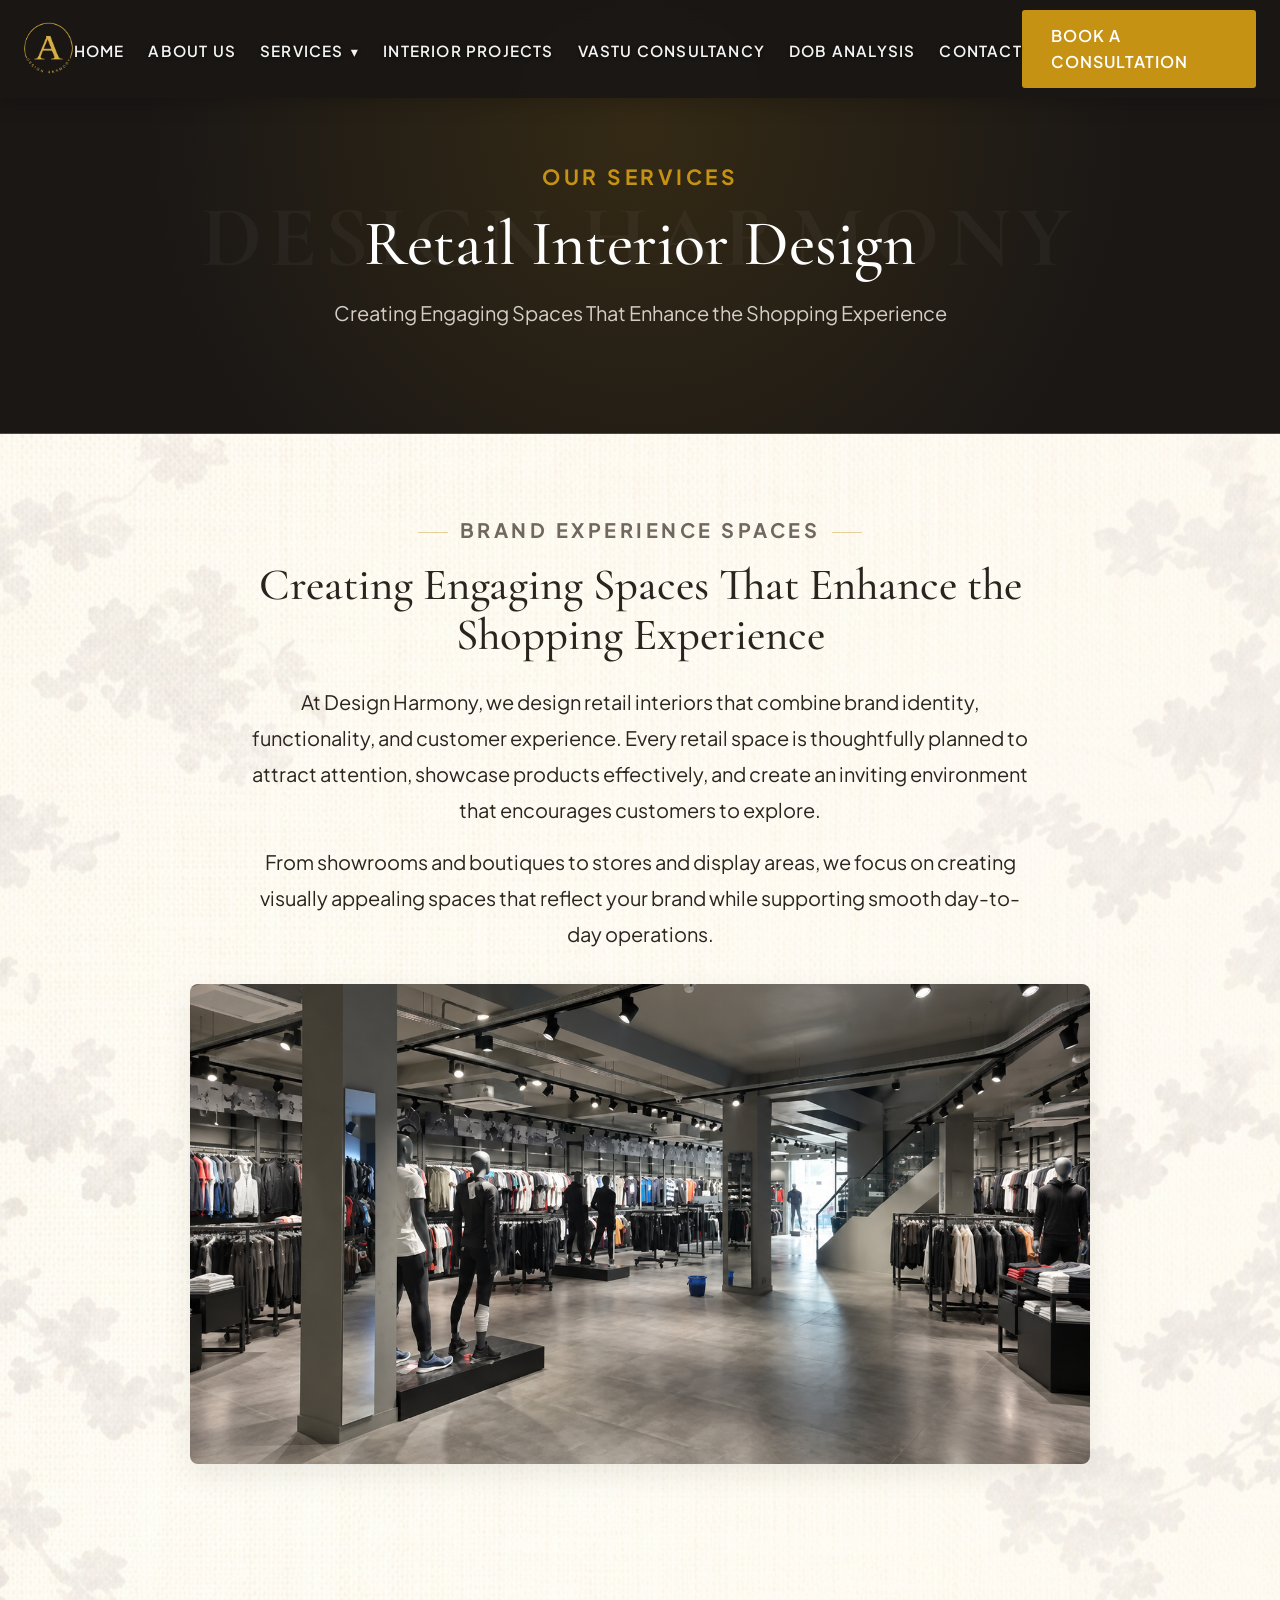
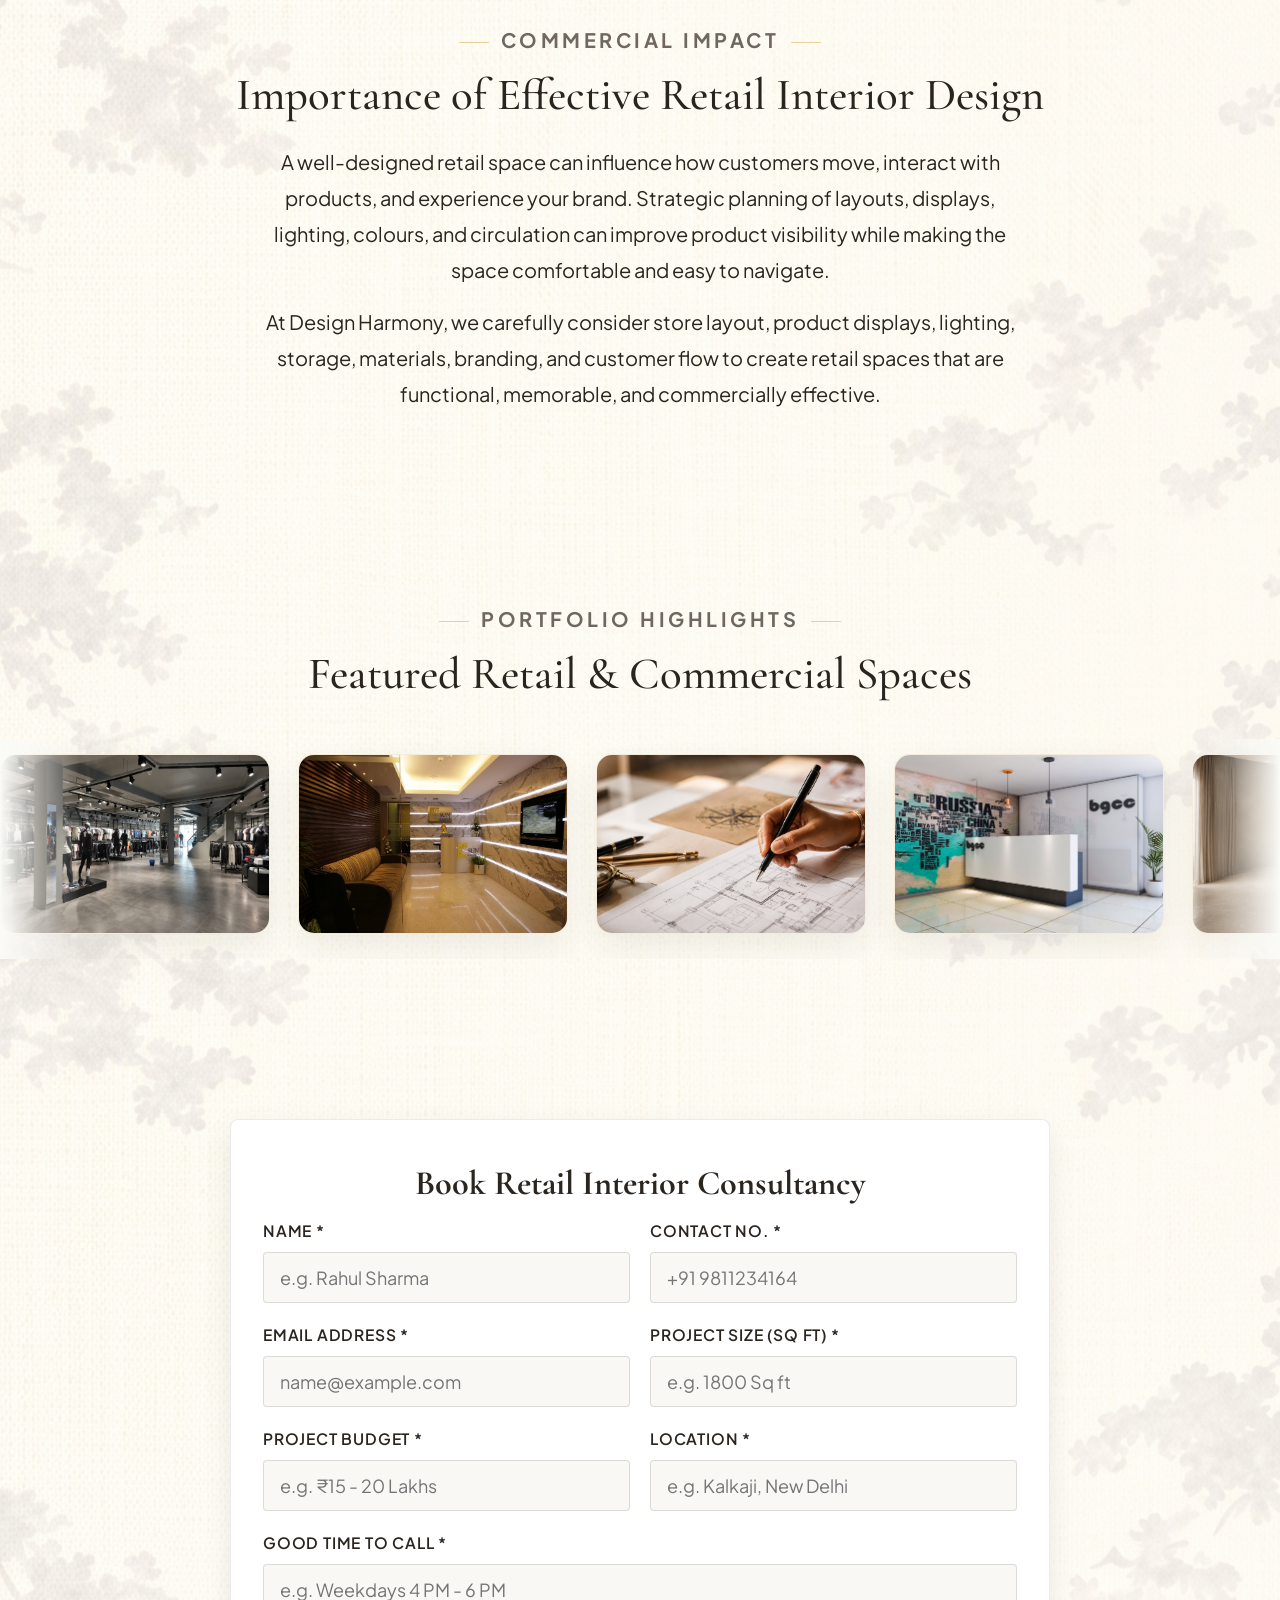
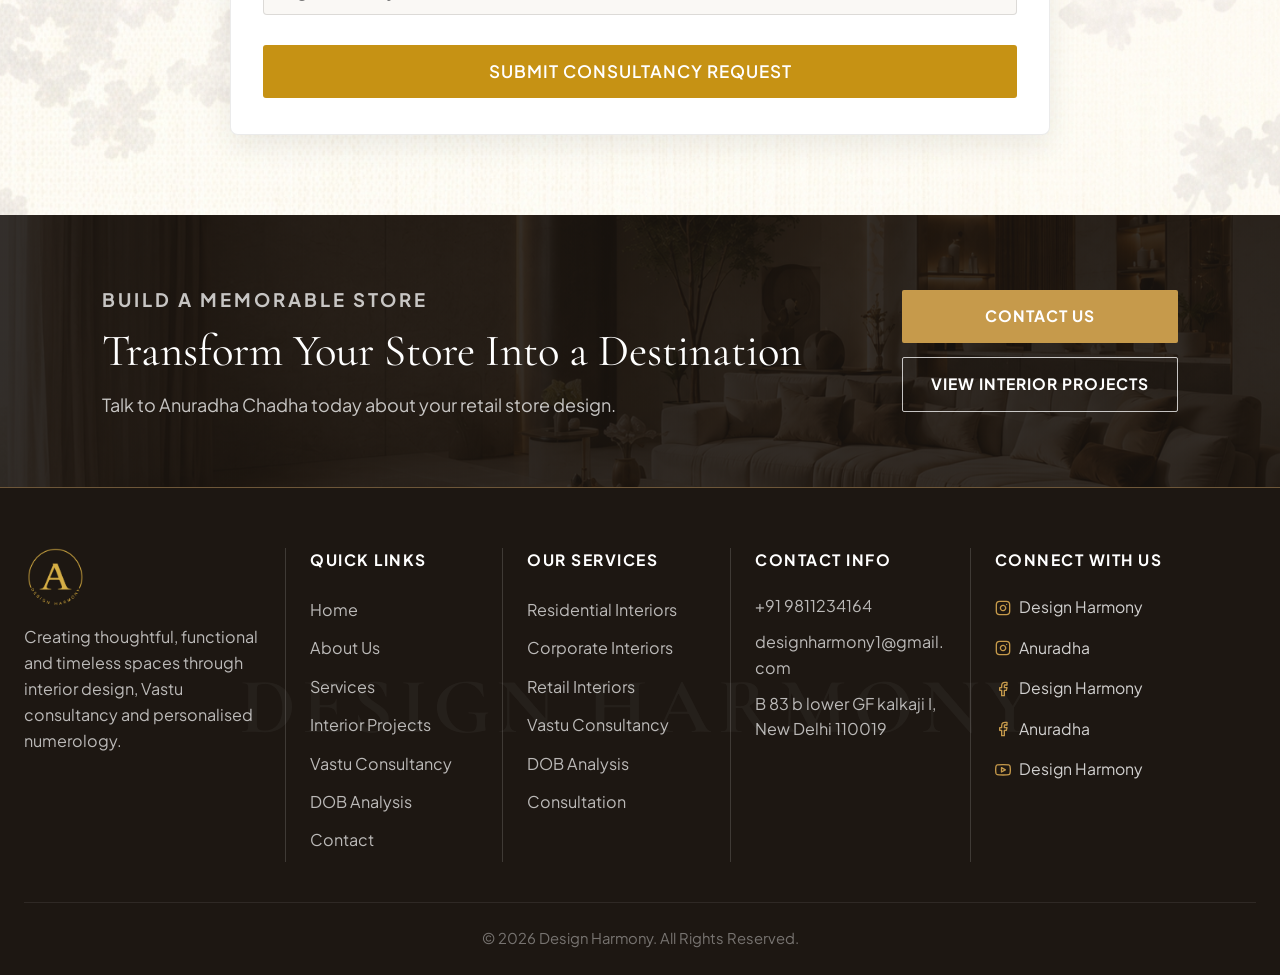
<file: pages/retail-interiors.html>
<!DOCTYPE html>
<html lang="en">

<head>
  <meta charset="UTF-8">
  <meta name="viewport" content="width=device-width, initial-scale=1.0">
  <meta name="description"
    content="Boutique & Retail Interior Design in New Delhi by Design Harmony. Visual merchandising, brand experience spaces, and customer layout planning.">
  <meta name="keywords"
    content="Retail Interior Design, Showroom Layout, Boutique Store Design, Visual Merchandising New Delhi">
  <meta name="author" content="Anuradha Chadha">
  <title>Retail Interiors | Design Harmony</title>
  <link rel="icon" type="image/jpeg" href="../assets/logo.jpeg">
  <link rel="apple-touch-icon" href="../assets/logo.jpeg">
  <link rel="preconnect" href="https://fonts.googleapis.com">
  <link rel="preconnect" href="https://fonts.gstatic.com" crossorigin>
  <link
    href="https://fonts.googleapis.com/css2?family=Cormorant+Garamond:wght@400;500;600;700&family=Great+Vibes&family=Plus+Jakarta+Sans:wght@300;400;500;600;700&display=swap"
    rel="stylesheet">
  <link rel="stylesheet" href="../styles.css">
</head>

<body>

  <header class="site-header scrolled" id="site-header">
    <div class="header-container">
      <a href="../index.html" class="brand-logo" id="brand-logo-link">
        <img src="../assets/logo.jpeg" alt="Design Harmony Logo - We Design Magic" id="header-logo-img">
      </a>

      <button class="nav-toggle" id="nav-toggle" aria-label="Toggle Navigation Menu" aria-expanded="false">
        <span class="hamburger"></span>
      </button>

      <nav class="main-nav" id="main-nav" aria-label="Main Navigation">
        <ul class="nav-list">
          <li class="nav-item"><a href="../index.html" class="nav-link" id="nav-home">HOME</a></li>
          <li class="nav-item"><a href="about.html" class="nav-link" id="nav-about">ABOUT US</a></li>
          <li class="nav-item dropdown">
            <a href="../index.html#services" class="nav-link active" id="nav-services">SERVICES <span
                class="caret">▾</span></a>
            <ul class="dropdown-menu">
              <li><a href="residential-interiors.html">Residential Interiors</a></li>
              <li><a href="corporate-interiors.html">Corporate Interiors</a></li>
              <li><a href="retail-interiors.html">Retail Interiors</a></li>
              <li><a href="vastu-consultancy.html">Vastu Consultancy</a></li>
              <li><a href="dob-analysis.html">DOB Analysis</a></li>
              <li><a href="consultation.html">Consultation</a></li>
            </ul>
          </li>
          <li class="nav-item"><a href="projects.html" class="nav-link" id="nav-projects">INTERIOR PROJECTS</a></li>
          <li class="nav-item"><a href="vastu-consultancy.html" class="nav-link" id="nav-vastu">VASTU CONSULTANCY</a>
          </li>
          <li class="nav-item"><a href="dob-analysis.html" class="nav-link" id="nav-dob">DOB ANALYSIS</a></li>
          <li class="nav-item"><a href="contact.html" class="nav-link" id="nav-contact">CONTACT</a></li>
        </ul>
      </nav>

      <div class="header-cta">
        <a href="contact.html" class="btn btn-gold" id="btn-header-consultation">BOOK A CONSULTATION</a>
      </div>
    </div>
  </header>

  <main>
    <section class="page-hero">
      <div class="container">
        <span class="page-hero-subtitle">OUR SERVICES</span>
        <h1 class="page-hero-title">Retail Interior Design</h1>
        <p class="page-hero-desc">
          Creating Engaging Spaces That Enhance the Shopping Experience
        </p>
      </div>
    </section>

    <section class="subpage-section">
      <div class="container">
        <div class="subpage-content-centered">
          <span class="section-tagline">BRAND EXPERIENCE SPACES</span>
          <h2 class="about-title" style="margin-bottom: 24px;">Creating Engaging Spaces That Enhance the Shopping
            Experience</h2>
          <div class="subpage-text-body">
            <p style="margin-bottom: 16px;">
              At Design Harmony, we design retail interiors that combine brand identity, functionality, and customer
              experience. Every retail space is thoughtfully planned to attract attention, showcase products
              effectively, and create an inviting environment that encourages customers to explore.
            </p>
            <p>
              From showrooms and boutiques to stores and display areas, we focus on creating visually appealing spaces
              that reflect your brand while supporting smooth day-to-day operations.
            </p>
          </div>

          <div>
            <img src="../assets/retail interior.jpeg" alt="Retail & Store Display Interior Design"
              class="subpage-hero-img">
          </div>
        </div>
      </div>
    </section>

    <section class="subpage-section">
      <div class="container">
        <div class="subpage-content-centered">
          <span class="section-tagline">COMMERCIAL IMPACT</span>
          <h2 class="about-title" style="margin-bottom: 24px;">Importance of Effective Retail Interior Design</h2>
          <div class="subpage-text-body">
            <p style="margin-bottom: 16px;">
              A well-designed retail space can influence how customers move, interact with products, and experience your
              brand. Strategic planning of layouts, displays, lighting, colours, and circulation can improve product
              visibility while making the space comfortable and easy to navigate.
            </p>
            <p>
              At Design Harmony, we carefully consider store layout, product displays, lighting, storage, materials,
              branding, and customer flow to create retail spaces that are functional, memorable, and commercially
              effective.
            </p>
          </div>
        </div>
      </section>
    <section class="residential-showcase-section">
      <div class="container text-center">
        <span class="section-tagline">PORTFOLIO HIGHLIGHTS</span>
        <h2 class="about-title">Featured Retail & Commercial Spaces</h2>
      </div>

      <div class="res-marquee-wrapper">
        <div class="res-marquee-track">
          <article class="res-showcase-card">
            <div class="res-card-img-wrap">
              <img src="../assets/retail interior.jpeg" alt="Luxury Retail Interior">
            </div>
          </article>

          <article class="res-showcase-card">
            <div class="res-card-img-wrap">
              <img src="../projects/SUN Group Office reception.jpg" alt="SUN Group Reception Area">
            </div>
          </article>

          <article class="res-showcase-card">
            <div class="res-card-img-wrap">
              <img src="../assets/project managment consultancy.jpeg" alt="Boutique Display & Commercial Showroom">
            </div>
          </article>

          <article class="res-showcase-card">
            <div class="res-card-img-wrap">
              <img src="../projects/BGCC HEAD OFFICE.jpg" alt="BGCC Commercial Interior">
            </div>
          </article>

          <article class="res-showcase-card">
            <div class="res-card-img-wrap">
              <img src="../assets/1 front page image.jpeg" alt="Featured Showroom Concept">
            </div>
          </article>

          <!-- Duplicate Set for Infinite Loop -->
          <article class="res-showcase-card">
            <div class="res-card-img-wrap">
              <img src="../assets/retail interior.jpeg" alt="Luxury Retail Interior">
            </div>
          </article>

          <article class="res-showcase-card">
            <div class="res-card-img-wrap">
              <img src="../projects/SUN Group Office reception.jpg" alt="SUN Group Reception Area">
            </div>
          </article>

          <article class="res-showcase-card">
            <div class="res-card-img-wrap">
              <img src="../assets/project managment consultancy.jpeg" alt="Boutique Display & Commercial Showroom">
            </div>
          </article>

          <article class="res-showcase-card">
            <div class="res-card-img-wrap">
              <img src="../projects/BGCC HEAD OFFICE.jpg" alt="BGCC Commercial Interior">
            </div>
          </article>

          <article class="res-showcase-card">
            <div class="res-card-img-wrap">
              <img src="../assets/1 front page image.jpeg" alt="Featured Showroom Concept">
            </div>
          </article>
        </div>
      </div>
    </section>

    <section class="subpage-section subpage-form-section" id="booking-form">
      <div class="container">
        <div class="form-card subpage-form-card">
          <h2 class="form-card-title text-center">Book Retail Interior Consultancy</h2>

          <form class="consultation-form active" data-form-type="interior">
            <div class="form-row">
              <div class="form-group">
                <label class="form-label">Name *</label>
                <input type="text" name="name" class="form-control" placeholder="e.g. Rahul Sharma" required>
              </div>
              <div class="form-group">
                <label class="form-label">Contact No. *</label>
                <input type="tel" name="contact" class="form-control" placeholder="+91 9811234164" required>
              </div>
            </div>

            <div class="form-row">
              <div class="form-group">
                <label class="form-label">Email Address *</label>
                <input type="email" name="email" class="form-control" placeholder="name@example.com" required>
              </div>
              <div class="form-group">
                <label class="form-label">Project Size (Sq ft) *</label>
                <input type="text" name="project_size" class="form-control" placeholder="e.g. 1800 Sq ft" required>
              </div>
            </div>

            <div class="form-row">
              <div class="form-group">
                <label class="form-label">Project Budget *</label>
                <input type="text" name="project_budget" class="form-control" placeholder="e.g. ₹15 - 20 Lakhs"
                  required>
              </div>
              <div class="form-group">
                <label class="form-label">Location *</label>
                <input type="text" name="location" class="form-control" placeholder="e.g. Kalkaji, New Delhi" required>
              </div>
            </div>

            <div class="form-group">
              <label class="form-label">Good Time to call *</label>
              <input type="text" name="good_time" class="form-control" placeholder="e.g. Weekdays 4 PM - 6 PM" required>
            </div>

            <button type="submit" class="btn btn-gold form-submit-btn">SUBMIT CONSULTANCY REQUEST</button>
            <div class="form-feedback-msg"></div>
          </form>
        </div>
      </div>
    </section>

    <section class="cta-banner-section">
      <div class="cta-banner-inner">
        <div class="cta-text-content">
          <span class="cta-tagline">BUILD A MEMORABLE STORE</span>
          <h2 class="cta-title">Transform Your Store Into a Destination</h2>
          <p class="cta-description">Talk to Anuradha Chadha today about your retail store design.</p>
        </div>
        <div class="cta-buttons-wrap">
          <a href="contact.html" class="btn btn-gold-solid">CONTACT US</a>
          <a href="projects.html" class="btn btn-outline-white">VIEW INTERIOR PROJECTS</a>
        </div>
      </div>
    </section>
  </main>

  <footer class="site-footer">
    <div class="footer-container">
      <div class="footer-grid">
        <div class="footer-col brand-col">
          <a href="../index.html" class="footer-logo-link">
            <img src="../assets/logo.jpeg" alt="Design Harmony Logo Footer" class="footer-logo">
          </a>
          <p class="footer-bio">
            Creating thoughtful, functional and timeless spaces through interior design, Vastu consultancy and
            personalised numerology.
          </p>
        </div>

        <div class="footer-col">
          <h4 class="footer-heading">QUICK LINKS</h4>
          <ul class="footer-links">
            <li><a href="../index.html">Home</a></li>
            <li><a href="about.html">About Us</a></li>
            <li><a href="../index.html#services">Services</a></li>
            <li><a href="projects.html">Interior Projects</a></li>
            <li><a href="vastu-consultancy.html">Vastu Consultancy</a></li>
            <li><a href="dob-analysis.html">DOB Analysis</a></li>
            <li><a href="contact.html">Contact</a></li>
          </ul>
        </div>

        <div class="footer-col">
          <h4 class="footer-heading">OUR SERVICES</h4>
          <ul class="footer-links">
            <li><a href="residential-interiors.html">Residential Interiors</a></li>
            <li><a href="corporate-interiors.html">Corporate Interiors</a></li>
            <li><a href="retail-interiors.html">Retail Interiors</a></li>
            <li><a href="vastu-consultancy.html">Vastu Consultancy</a></li>
            <li><a href="dob-analysis.html">DOB Analysis</a></li>
            <li><a href="consultation.html">Consultation</a></li>
          </ul>
        </div>

        <div class="footer-col contact-col">
          <h4 class="footer-heading">CONTACT INFO</h4>
          <ul class="contact-info-list">
            <li><a href="tel:+919811234164">+91 9811234164</a></li>
            <li><a href="mailto:designharmony1@gmail.com">designharmony1@gmail.com</a></li>
            <li><span>B 83 b lower GF kalkaji I, New Delhi 110019</span></li>
          </ul>
        </div>

        <div class="footer-col social-col">
          <h4 class="footer-heading">CONNECT WITH US</h4>
          <ul class="footer-social-list">
            <li>
              <a href="https://www.instagram.com/interiorswithdesignharmony/" target="_blank" rel="noopener noreferrer"
                class="footer-social-link" id="footer-link-ig-dh">
                <svg width="16" height="16" viewBox="0 0 24 24" fill="none" stroke="currentColor" stroke-width="2"
                  stroke-linecap="round" stroke-linejoin="round">
                  <rect x="2" y="2" width="20" height="20" rx="5" ry="5"></rect>
                  <path d="M16 11.37A4 4 0 1 1 12.63 8 4 4 0 0 1 16 11.37z"></path>
                  <line x1="17.5" y1="6.5" x2="17.51" y2="6.5"></line>
                </svg>
                <span>Design Harmony</span>
              </a>
            </li>
            <li>
              <a href="https://www.instagram.com/interiorswithanuradha/" target="_blank" rel="noopener noreferrer"
                class="footer-social-link" id="footer-link-ig-anuradha">
                <svg width="16" height="16" viewBox="0 0 24 24" fill="none" stroke="currentColor" stroke-width="2"
                  stroke-linecap="round" stroke-linejoin="round">
                  <rect x="2" y="2" width="20" height="20" rx="5" ry="5"></rect>
                  <path d="M16 11.37A4 4 0 1 1 12.63 8 4 4 0 0 1 16 11.37z"></path>
                  <line x1="17.5" y1="6.5" x2="17.51" y2="6.5"></line>
                </svg>
                <span>Anuradha</span>
              </a>
            </li>
            <li>
              <a href="https://www.facebook.com/interiorswithdesignharmony" target="_blank" rel="noopener noreferrer"
                class="footer-social-link" id="footer-link-fb-dh">
                <svg width="16" height="16" viewBox="0 0 24 24" fill="none" stroke="currentColor" stroke-width="2"
                  stroke-linecap="round" stroke-linejoin="round">
                  <path d="M18 2h-3a5 5 0 0 0-5 5v3H7v4h3v8h4v-8h3l1-4h-4V7a1 1 0 0 1 1-1h3z"></path>
                </svg>
                <span>Design Harmony</span>
              </a>
            </li>
            <li>
              <a href="https://www.facebook.com/profile.php?id=61564376861604" target="_blank" rel="noopener noreferrer"
                class="footer-social-link" id="footer-link-fb-anuradha">
                <svg width="16" height="16" viewBox="0 0 24 24" fill="none" stroke="currentColor" stroke-width="2"
                  stroke-linecap="round" stroke-linejoin="round">
                  <path d="M18 2h-3a5 5 0 0 0-5 5v3H7v4h3v8h4v-8h3l1-4h-4V7a1 1 0 0 1 1-1h3z"></path>
                </svg>
                <span>Anuradha</span>
              </a>
            </li>
            <li>
              <a href="https://www.youtube.com/@Designharmony-1" target="_blank" rel="noopener noreferrer"
                class="footer-social-link" id="footer-link-yt-dh">
                <svg width="16" height="16" viewBox="0 0 24 24" fill="none" stroke="currentColor" stroke-width="2"
                  stroke-linecap="round" stroke-linejoin="round">
                  <path
                    d="M22.54 6.42a2.78 2.78 0 0 0-1.94-2C18.88 4 12 4 12 4s-6.88 0-8.6.46a2.78 2.78 0 0 0-1.94 2A29 29 0 0 0 1 11.75a29 29 0 0 0 .46 5.33A2.78 2.78 0 0 0 3.4 19c1.72.46 8.6.46 8.6.46s6.88 0 8.6-.46a2.78 2.78 0 0 0 1.94-2 29 29 0 0 0 .46-5.25 29 29 0 0 0-.46-5.33z">
                  </path>
                  <polygon points="9.75 15.02 15.5 11.75 9.75 8.48 9.75 15.02"></polygon>
                </svg>
                <span>Design Harmony</span>
              </a>
            </li>
          </ul>
        </div>
      </div>

      <div class="footer-bottom text-center">
        <p>© 2026 Design Harmony. All Rights Reserved.</p>
      </div>
    </div>
  </footer>

  <script src="../config.js"></script>
  <script src="../script.js"></script>
</body>

</html>
</file>
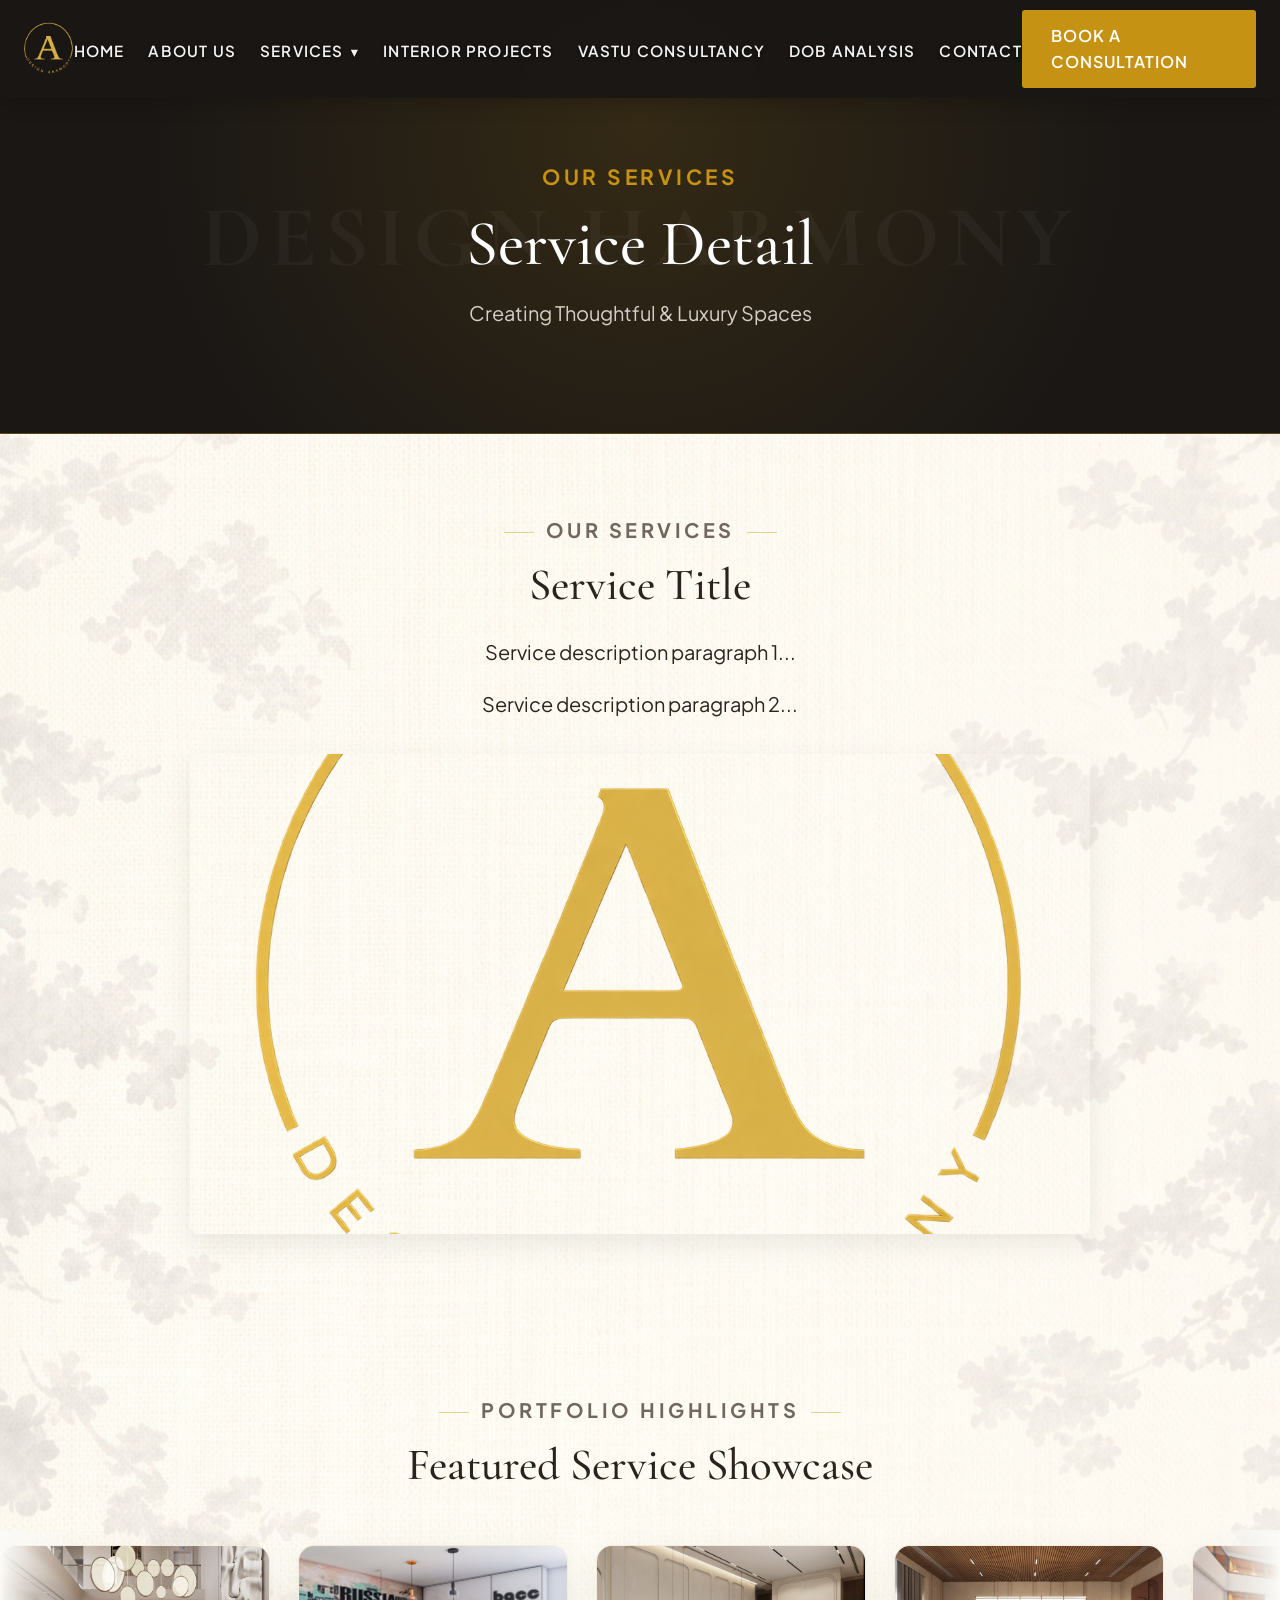
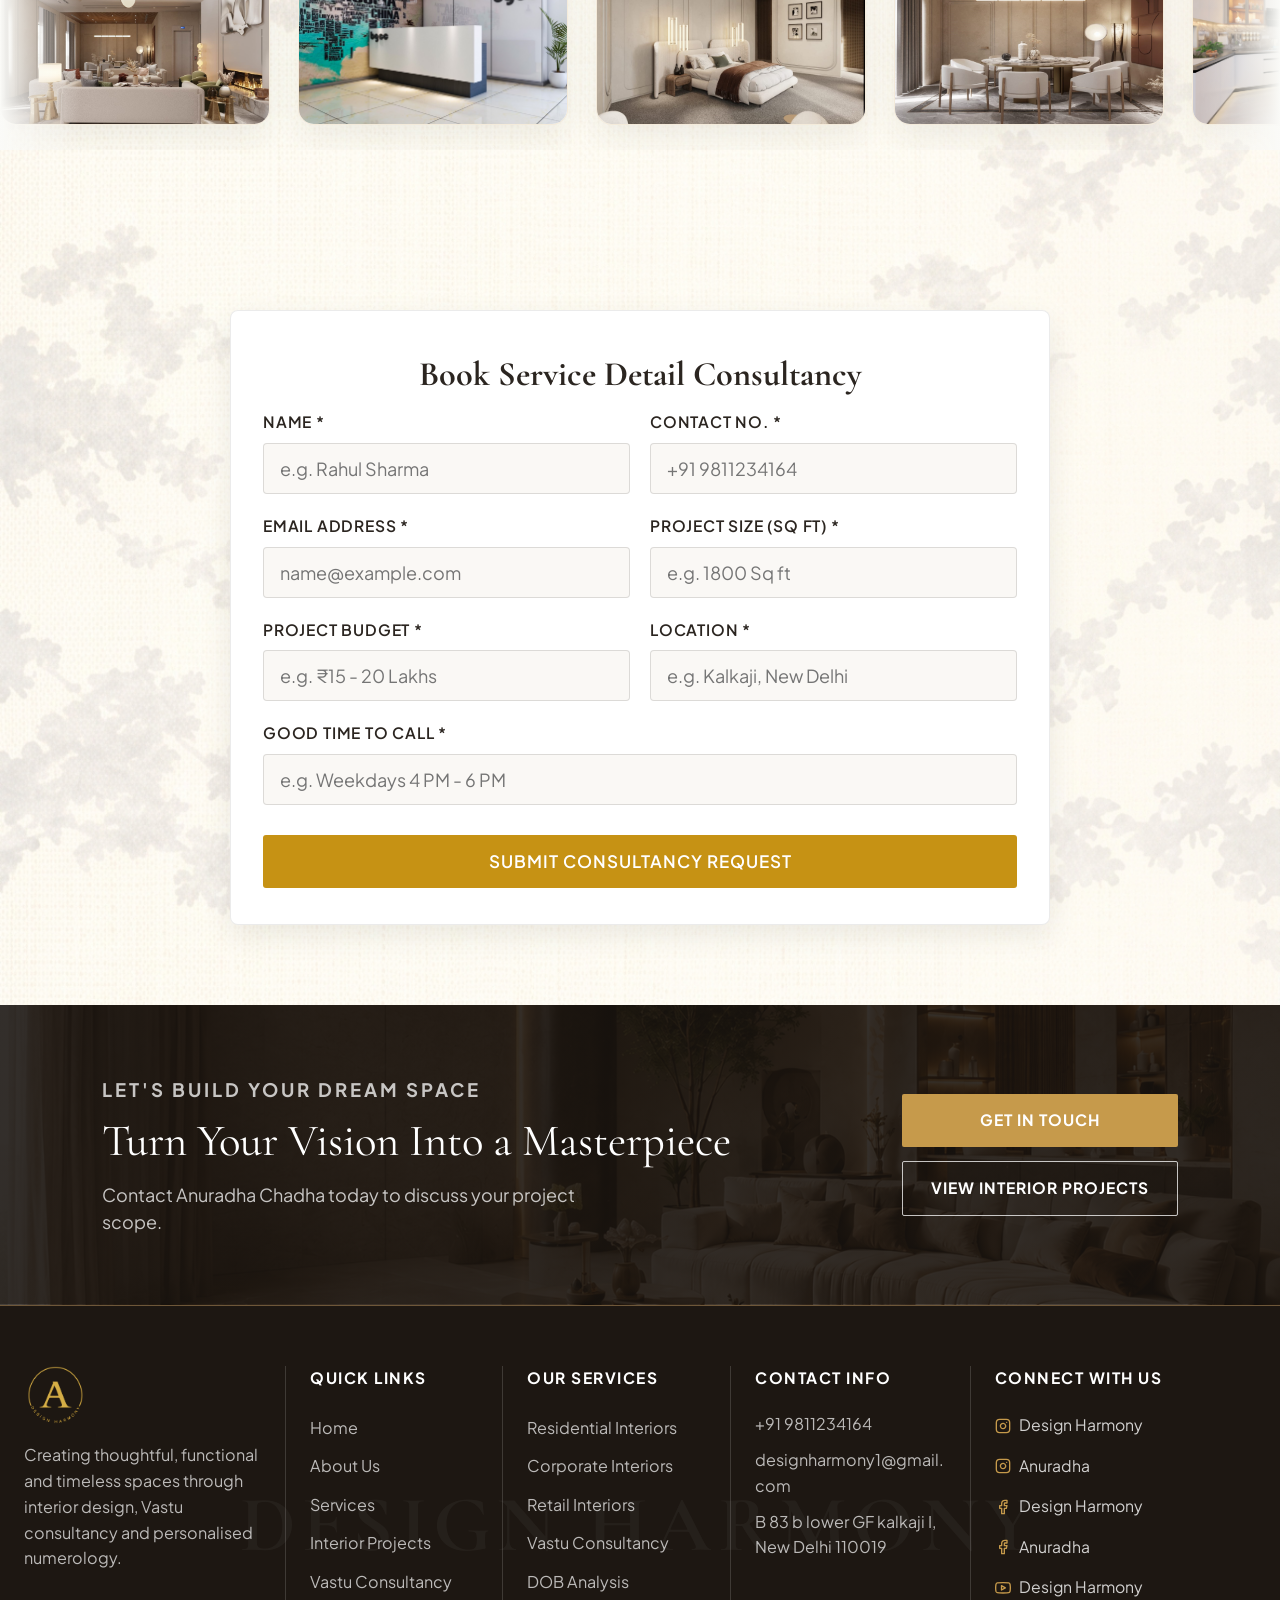
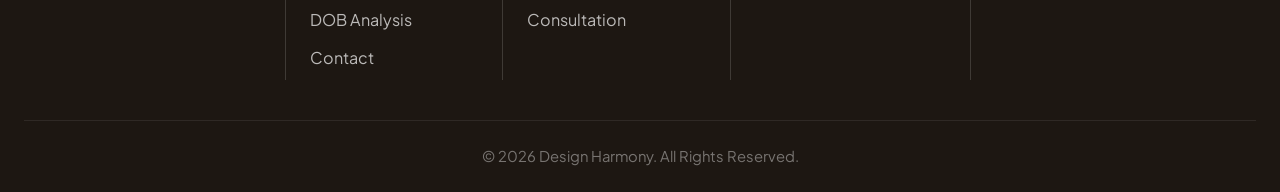
<file: pages/service-detail.html>
<!DOCTYPE html>
<html lang="en">

<head>
  <meta charset="UTF-8">
  <meta name="viewport" content="width=device-width, initial-scale=1.0">
  <meta name="description"
    content="Bespoke Interior Design & Architectural Services in New Delhi by Design Harmony. Personalized luxury spaces tailored to your lifestyle.">
  <meta name="keywords" content="Luxury Interior Design New Delhi, Bespoke Interiors, Design Harmony, Anuradha Chadha">
  <meta name="author" content="Anuradha Chadha">
  <title>Service Detail | Design Harmony</title>
  <link rel="icon" type="image/jpeg" href="../assets/logo.jpeg">
  <link rel="apple-touch-icon" href="../assets/logo.jpeg">
  <link rel="preconnect" href="https://fonts.googleapis.com">
  <link rel="preconnect" href="https://fonts.gstatic.com" crossorigin>
  <link
    href="https://fonts.googleapis.com/css2?family=Cormorant+Garamond:wght@400;500;600;700&family=Great+Vibes&family=Plus+Jakarta+Sans:wght@300;400;500;600;700&display=swap"
    rel="stylesheet">
  <link rel="stylesheet" href="../styles.css">
</head>

<body>

  <header class="site-header scrolled" id="site-header">
    <div class="header-container">
      <a href="../index.html" class="brand-logo" id="brand-logo-link">
        <img src="../assets/logo.jpeg" alt="Design Harmony Logo - We Design Magic" id="header-logo-img">
      </a>

      <button class="nav-toggle" id="nav-toggle" aria-label="Toggle Navigation Menu" aria-expanded="false">
        <span class="hamburger"></span>
      </button>

      <nav class="main-nav" id="main-nav" aria-label="Main Navigation">
        <ul class="nav-list">
          <li class="nav-item"><a href="../index.html" class="nav-link" id="nav-home">HOME</a></li>
          <li class="nav-item"><a href="about.html" class="nav-link" id="nav-about">ABOUT US</a></li>
          <li class="nav-item dropdown">
            <a href="../index.html#services" class="nav-link active" id="nav-services">SERVICES <span
                class="caret">▾</span></a>
            <ul class="dropdown-menu">
              <li><a href="residential-interiors.html">Residential Interiors</a></li>
              <li><a href="corporate-interiors.html">Corporate Interiors</a></li>
              <li><a href="retail-interiors.html">Retail Interiors</a></li>
              <li><a href="vastu-consultancy.html">Vastu Consultancy</a></li>
              <li><a href="dob-analysis.html">DOB Analysis</a></li>
              <li><a href="consultation.html">Consultation</a></li>
            </ul>
          </li>
          <li class="nav-item"><a href="projects.html" class="nav-link" id="nav-projects">INTERIOR PROJECTS</a></li>
          <li class="nav-item"><a href="vastu-consultancy.html" class="nav-link" id="nav-vastu">VASTU CONSULTANCY</a>
          </li>
          <li class="nav-item"><a href="dob-analysis.html" class="nav-link" id="nav-dob">DOB ANALYSIS</a></li>
          <li class="nav-item"><a href="contact.html" class="nav-link" id="nav-contact">CONTACT</a></li>
        </ul>
      </nav>

      <div class="header-cta">
        <a href="contact.html" class="btn btn-gold" id="btn-header-consultation">BOOK A CONSULTATION</a>
      </div>
    </div>
  </header>

  <main>
    <section class="page-hero">
      <div class="container">
        <span class="page-hero-subtitle">OUR SERVICES</span>
        <h1 class="page-hero-title">Service Detail</h1>
        <p class="page-hero-desc">
          Creating Thoughtful & Luxury Spaces
        </p>
      </div>
    </section>

    <section class="subpage-section">
      <div class="container">
        <div class="subpage-content-centered">
          <span class="section-tagline">OUR SERVICES</span>
          <h2 class="about-title" style="margin-bottom: 24px;">Service Title</h2>
          <div class="subpage-text-body">
            <p style="margin-bottom: 16px;">
              Service description paragraph 1...
            </p>
            <p>
              Service description paragraph 2...
            </p>
          </div>

          <div>
            <img src="../assets/logo.jpeg" alt="Service Feature Image" class="subpage-hero-img">
          </div>
        </div>
      </div>
    </section>

    <section class="subpage-section">
      <div class="container">
        <div class="subpage-content-centered">
          <span class="section-tagline">DESIGN PHILOSOPHY</span>
          <h2 class="about-title" style="margin-bottom: 24px;">Importance of Thoughtful Interior Design</h2>
          <div class="subpage-text-body">
            <p style="margin-bottom: 16px;">
              A well-designed space is not just about beautiful finishes—it is about creating an environment that works
              effortlessly.
            </p>
            <p>
              At Design Harmony, we balance creative design with smart space utilization, ensuring every project
              reflects elegance and high functionality.
            </p>
          </div>
        </div>
      </section>
    <section class="residential-showcase-section">
      <div class="container text-center">
        <span class="section-tagline">PORTFOLIO HIGHLIGHTS</span>
        <h2 class="about-title">Featured Service Showcase</h2>
      </div>

      <div class="res-marquee-wrapper">
        <div class="res-marquee-track">
          <article class="res-showcase-card">
            <div class="res-card-img-wrap">
              <img src="../projects/Living Room.jpg" alt="Living Room Space">
            </div>
          </article>

          <article class="res-showcase-card">
            <div class="res-card-img-wrap">
              <img src="../projects/BGCC HEAD OFFICE.jpg" alt="Commercial Corporate Space">
            </div>
          </article>

          <article class="res-showcase-card">
            <div class="res-card-img-wrap">
              <img src="../projects/Bedroom Area.jpg" alt="Master Bedroom Space">
            </div>
          </article>

          <article class="res-showcase-card">
            <div class="res-card-img-wrap">
              <img src="../projects/Dining Area.jpg" alt="Dining Space Layout">
            </div>
          </article>

          <article class="res-showcase-card">
            <div class="res-card-img-wrap">
              <img src="../projects/Kitchen Area.jpg" alt="Modular Kitchen Space">
            </div>
          </article>

          <!-- Duplicate Set for Infinite Loop -->
          <article class="res-showcase-card">
            <div class="res-card-img-wrap">
              <img src="../projects/Living Room.jpg" alt="Living Room Space">
            </div>
          </article>

          <article class="res-showcase-card">
            <div class="res-card-img-wrap">
              <img src="../projects/BGCC HEAD OFFICE.jpg" alt="Commercial Corporate Space">
            </div>
          </article>

          <article class="res-showcase-card">
            <div class="res-card-img-wrap">
              <img src="../projects/Bedroom Area.jpg" alt="Master Bedroom Space">
            </div>
          </article>

          <article class="res-showcase-card">
            <div class="res-card-img-wrap">
              <img src="../projects/Dining Area.jpg" alt="Dining Space Layout">
            </div>
          </article>

          <article class="res-showcase-card">
            <div class="res-card-img-wrap">
              <img src="../projects/Kitchen Area.jpg" alt="Modular Kitchen Space">
            </div>
          </article>
        </div>
      </div>
    </section>

    <section class="subpage-section subpage-form-section" id="booking-form">
      <div class="container">
        <div class="form-card subpage-form-card">
          <h2 class="form-card-title text-center">Book Consultancy</h2>

          <form class="consultation-form active" data-form-type="interior">
            <div class="form-row">
              <div class="form-group">
                <label class="form-label">Name *</label>
                <input type="text" name="name" class="form-control" placeholder="e.g. Rahul Sharma" required>
              </div>
              <div class="form-group">
                <label class="form-label">Contact No. *</label>
                <input type="tel" name="contact" class="form-control" placeholder="+91 9811234164" required>
              </div>
            </div>

            <div class="form-row">
              <div class="form-group">
                <label class="form-label">Email Address *</label>
                <input type="email" name="email" class="form-control" placeholder="name@example.com" required>
              </div>
              <div class="form-group">
                <label class="form-label">Project Size (Sq ft) *</label>
                <input type="text" name="project_size" class="form-control" placeholder="e.g. 1800 Sq ft" required>
              </div>
            </div>

            <div class="form-row">
              <div class="form-group">
                <label class="form-label">Project Budget *</label>
                <input type="text" name="project_budget" class="form-control" placeholder="e.g. ₹15 - 20 Lakhs"
                  required>
              </div>
              <div class="form-group">
                <label class="form-label">Location *</label>
                <input type="text" name="location" class="form-control" placeholder="e.g. Kalkaji, New Delhi" required>
              </div>
            </div>

            <div class="form-group">
              <label class="form-label">Good Time to call *</label>
              <input type="text" name="good_time" class="form-control" placeholder="e.g. Weekdays 4 PM - 6 PM" required>
            </div>

            <button type="submit" class="btn btn-gold form-submit-btn">SUBMIT CONSULTANCY REQUEST</button>
            <div class="form-feedback-msg"></div>
          </form>
        </div>
      </div>
    </section>

    <section class="cta-banner-section">
      <div class="cta-banner-inner">
        <div class="cta-text-content">
          <span class="cta-tagline">LET'S BUILD YOUR DREAM SPACE</span>
          <h2 class="cta-title">Turn Your Vision Into a Masterpiece</h2>
          <p class="cta-description">Contact Anuradha Chadha today to discuss your project scope.</p>
        </div>
        <div class="cta-buttons-wrap">
          <a href="contact.html" class="btn btn-gold-solid">GET IN TOUCH</a>
          <a href="projects.html" class="btn btn-outline-white">VIEW INTERIOR PROJECTS</a>
        </div>
      </div>
    </section>
  </main>

  <footer class="site-footer">
    <div class="footer-container">
      <div class="footer-grid">
        <div class="footer-col brand-col">
          <a href="../index.html" class="footer-logo-link">
            <img src="../assets/logo.jpeg" alt="Design Harmony Logo Footer" class="footer-logo">
          </a>
          <p class="footer-bio">
            Creating thoughtful, functional and timeless spaces through interior design, Vastu consultancy and
            personalised numerology.
          </p>
        </div>

        <div class="footer-col">
          <h4 class="footer-heading">QUICK LINKS</h4>
          <ul class="footer-links">
            <li><a href="../index.html">Home</a></li>
            <li><a href="about.html">About Us</a></li>
            <li><a href="../index.html#services">Services</a></li>
            <li><a href="projects.html">Interior Projects</a></li>
            <li><a href="vastu-consultancy.html">Vastu Consultancy</a></li>
            <li><a href="dob-analysis.html">DOB Analysis</a></li>
            <li><a href="contact.html">Contact</a></li>
          </ul>
        </div>

        <div class="footer-col">
          <h4 class="footer-heading">OUR SERVICES</h4>
          <ul class="footer-links">
            <li><a href="residential-interiors.html">Residential Interiors</a></li>
            <li><a href="corporate-interiors.html">Corporate Interiors</a></li>
            <li><a href="retail-interiors.html">Retail Interiors</a></li>
            <li><a href="vastu-consultancy.html">Vastu Consultancy</a></li>
            <li><a href="dob-analysis.html">DOB Analysis</a></li>
            <li><a href="consultation.html">Consultation</a></li>
          </ul>
        </div>

        <div class="footer-col contact-col">
          <h4 class="footer-heading">CONTACT INFO</h4>
          <ul class="contact-info-list">
            <li><a href="tel:+919811234164">+91 9811234164</a></li>
            <li><a href="mailto:designharmony1@gmail.com">designharmony1@gmail.com</a></li>
            <li><span>B 83 b lower GF kalkaji I, New Delhi 110019</span></li>
          </ul>
        </div>

        <div class="footer-col social-col">
          <h4 class="footer-heading">CONNECT WITH US</h4>
          <ul class="footer-social-list">
            <li>
              <a href="https://www.instagram.com/interiorswithdesignharmony/" target="_blank" rel="noopener noreferrer"
                class="footer-social-link" id="footer-link-ig-dh">
                <svg width="16" height="16" viewBox="0 0 24 24" fill="none" stroke="currentColor" stroke-width="2"
                  stroke-linecap="round" stroke-linejoin="round">
                  <rect x="2" y="2" width="20" height="20" rx="5" ry="5"></rect>
                  <path d="M16 11.37A4 4 0 1 1 12.63 8 4 4 0 0 1 16 11.37z"></path>
                  <line x1="17.5" y1="6.5" x2="17.51" y2="6.5"></line>
                </svg>
                <span>Design Harmony</span>
              </a>
            </li>
            <li>
              <a href="https://www.instagram.com/interiorswithanuradha/" target="_blank" rel="noopener noreferrer"
                class="footer-social-link" id="footer-link-ig-anuradha">
                <svg width="16" height="16" viewBox="0 0 24 24" fill="none" stroke="currentColor" stroke-width="2"
                  stroke-linecap="round" stroke-linejoin="round">
                  <rect x="2" y="2" width="20" height="20" rx="5" ry="5"></rect>
                  <path d="M16 11.37A4 4 0 1 1 12.63 8 4 4 0 0 1 16 11.37z"></path>
                  <line x1="17.5" y1="6.5" x2="17.51" y2="6.5"></line>
                </svg>
                <span>Anuradha</span>
              </a>
            </li>
            <li>
              <a href="https://www.facebook.com/interiorswithdesignharmony" target="_blank" rel="noopener noreferrer"
                class="footer-social-link" id="footer-link-fb-dh">
                <svg width="16" height="16" viewBox="0 0 24 24" fill="none" stroke="currentColor" stroke-width="2"
                  stroke-linecap="round" stroke-linejoin="round">
                  <path d="M18 2h-3a5 5 0 0 0-5 5v3H7v4h3v8h4v-8h3l1-4h-4V7a1 1 0 0 1 1-1h3z"></path>
                </svg>
                <span>Design Harmony</span>
              </a>
            </li>
            <li>
              <a href="https://www.facebook.com/profile.php?id=61564376861604" target="_blank" rel="noopener noreferrer"
                class="footer-social-link" id="footer-link-fb-anuradha">
                <svg width="16" height="16" viewBox="0 0 24 24" fill="none" stroke="currentColor" stroke-width="2"
                  stroke-linecap="round" stroke-linejoin="round">
                  <path d="M18 2h-3a5 5 0 0 0-5 5v3H7v4h3v8h4v-8h3l1-4h-4V7a1 1 0 0 1 1-1h3z"></path>
                </svg>
                <span>Anuradha</span>
              </a>
            </li>
            <li>
              <a href="https://www.youtube.com/@Designharmony-1" target="_blank" rel="noopener noreferrer"
                class="footer-social-link" id="footer-link-yt-dh">
                <svg width="16" height="16" viewBox="0 0 24 24" fill="none" stroke="currentColor" stroke-width="2"
                  stroke-linecap="round" stroke-linejoin="round">
                  <path
                    d="M22.54 6.42a2.78 2.78 0 0 0-1.94-2C18.88 4 12 4 12 4s-6.88 0-8.6.46a2.78 2.78 0 0 0-1.94 2A29 29 0 0 0 1 11.75a29 29 0 0 0 .46 5.33A2.78 2.78 0 0 0 3.4 19c1.72.46 8.6.46 8.6.46s6.88 0 8.6-.46a2.78 2.78 0 0 0 1.94-2 29 29 0 0 0 .46-5.25 29 29 0 0 0-.46-5.33z">
                  </path>
                  <polygon points="9.75 15.02 15.5 11.75 9.75 8.48 9.75 15.02"></polygon>
                </svg>
                <span>Design Harmony</span>
              </a>
            </li>
          </ul>
        </div>
      </div>

      <div class="footer-bottom text-center">
        <p>© 2026 Design Harmony. All Rights Reserved.</p>
      </div>
    </div>
  </footer>

  <script src="../config.js"></script>
  <script src="../script.js"></script>
</body>

</html>
</file>
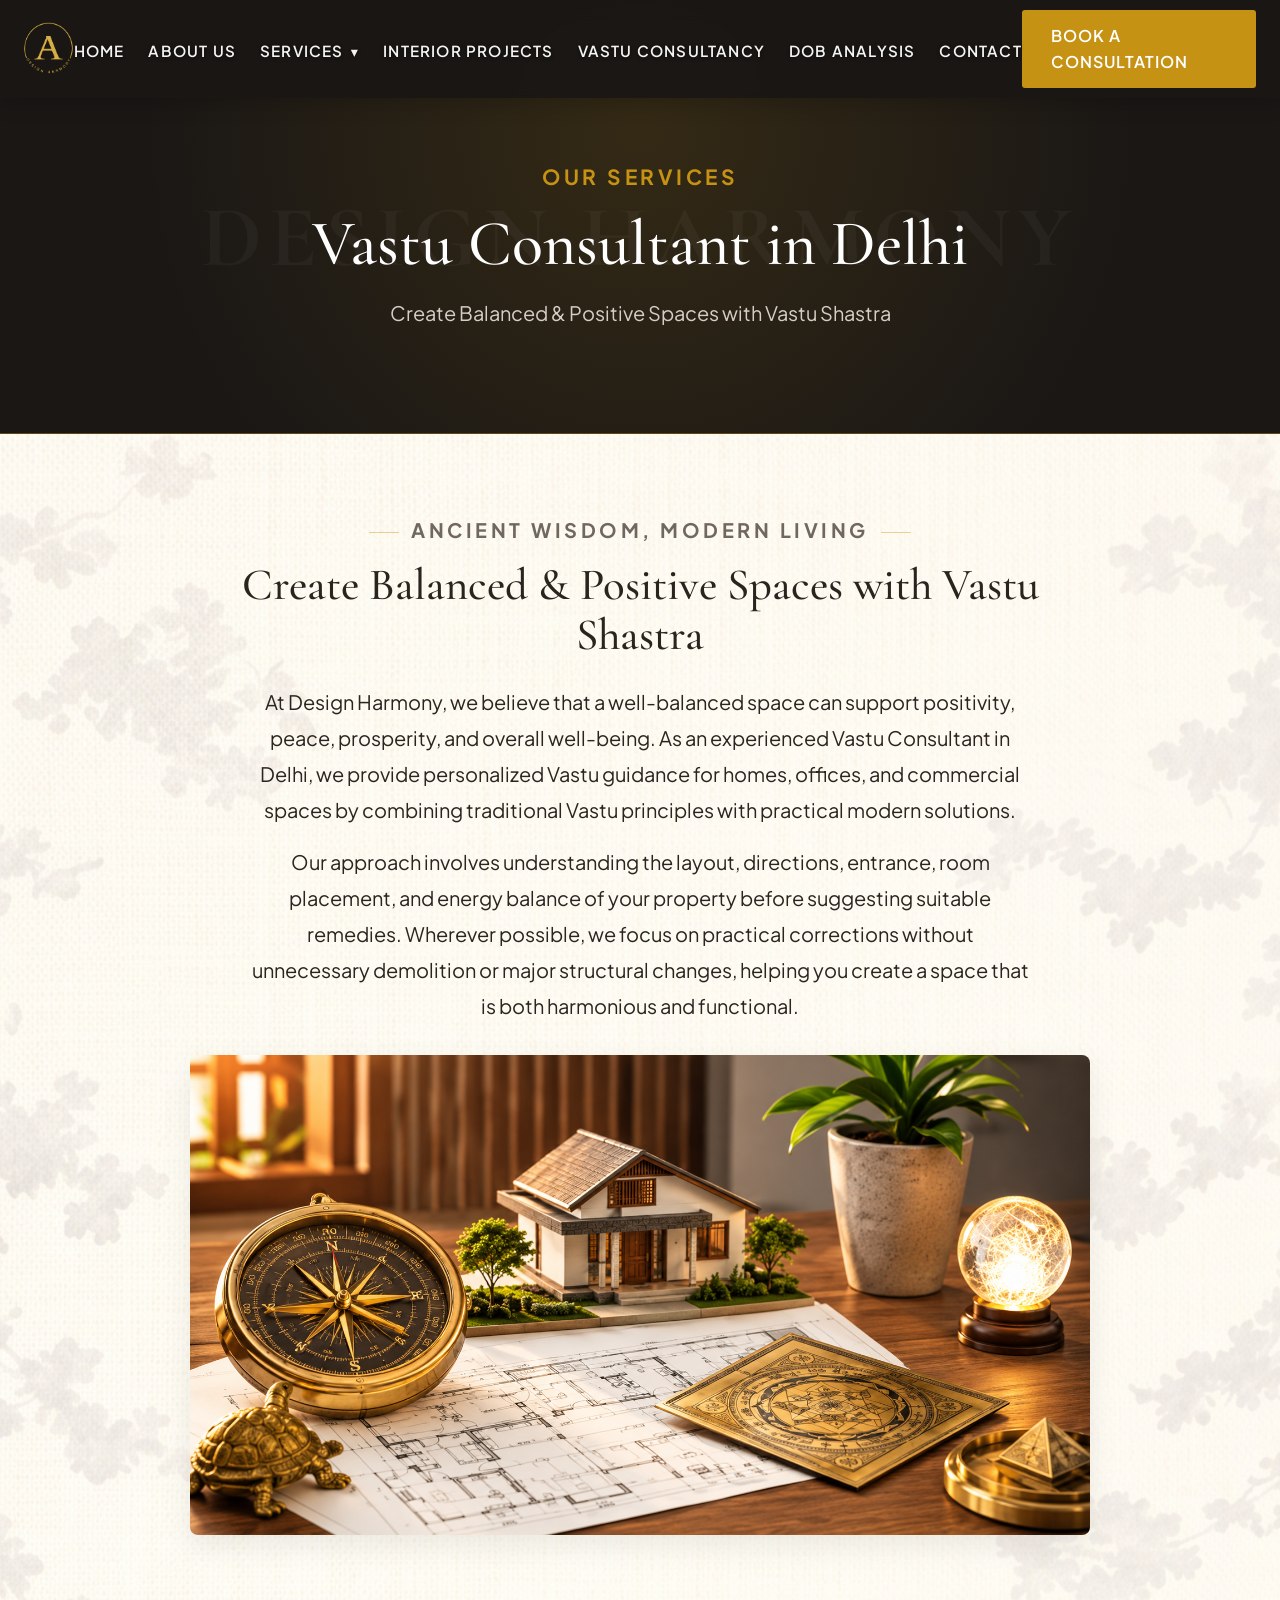
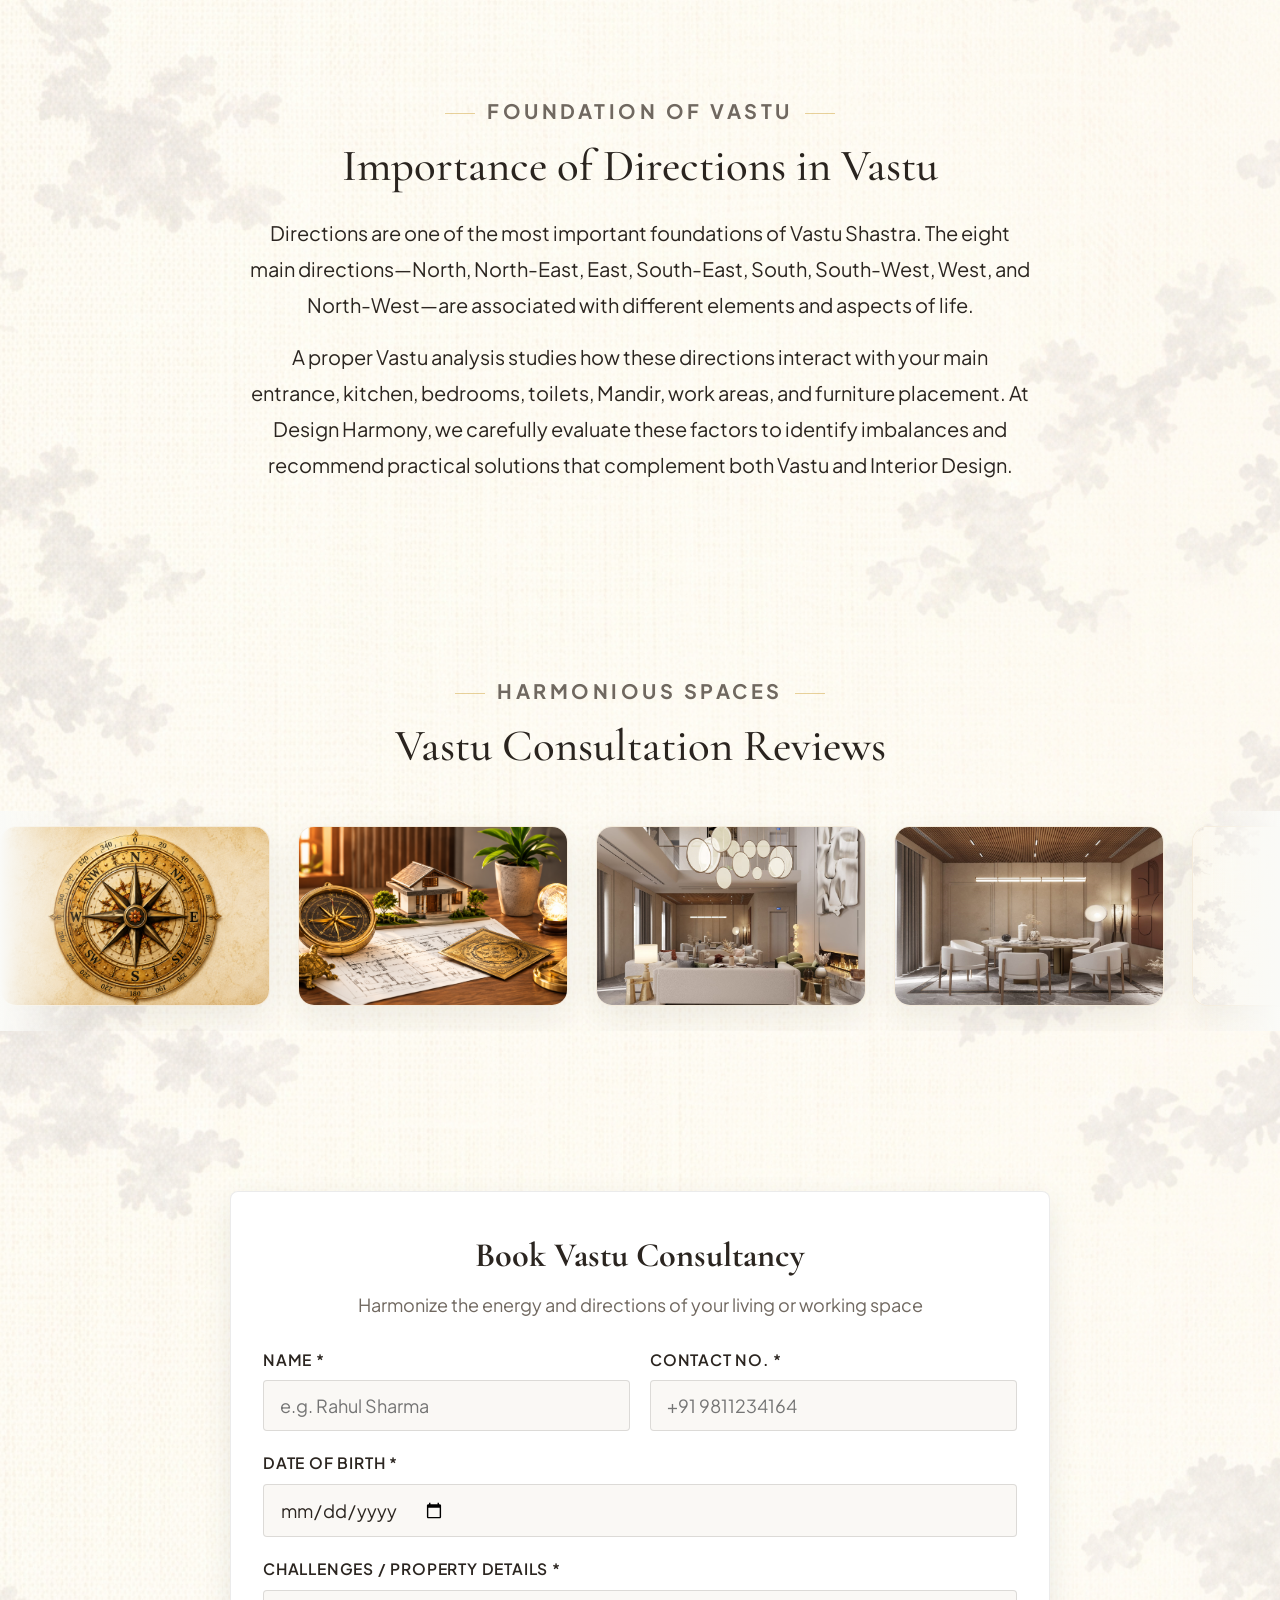
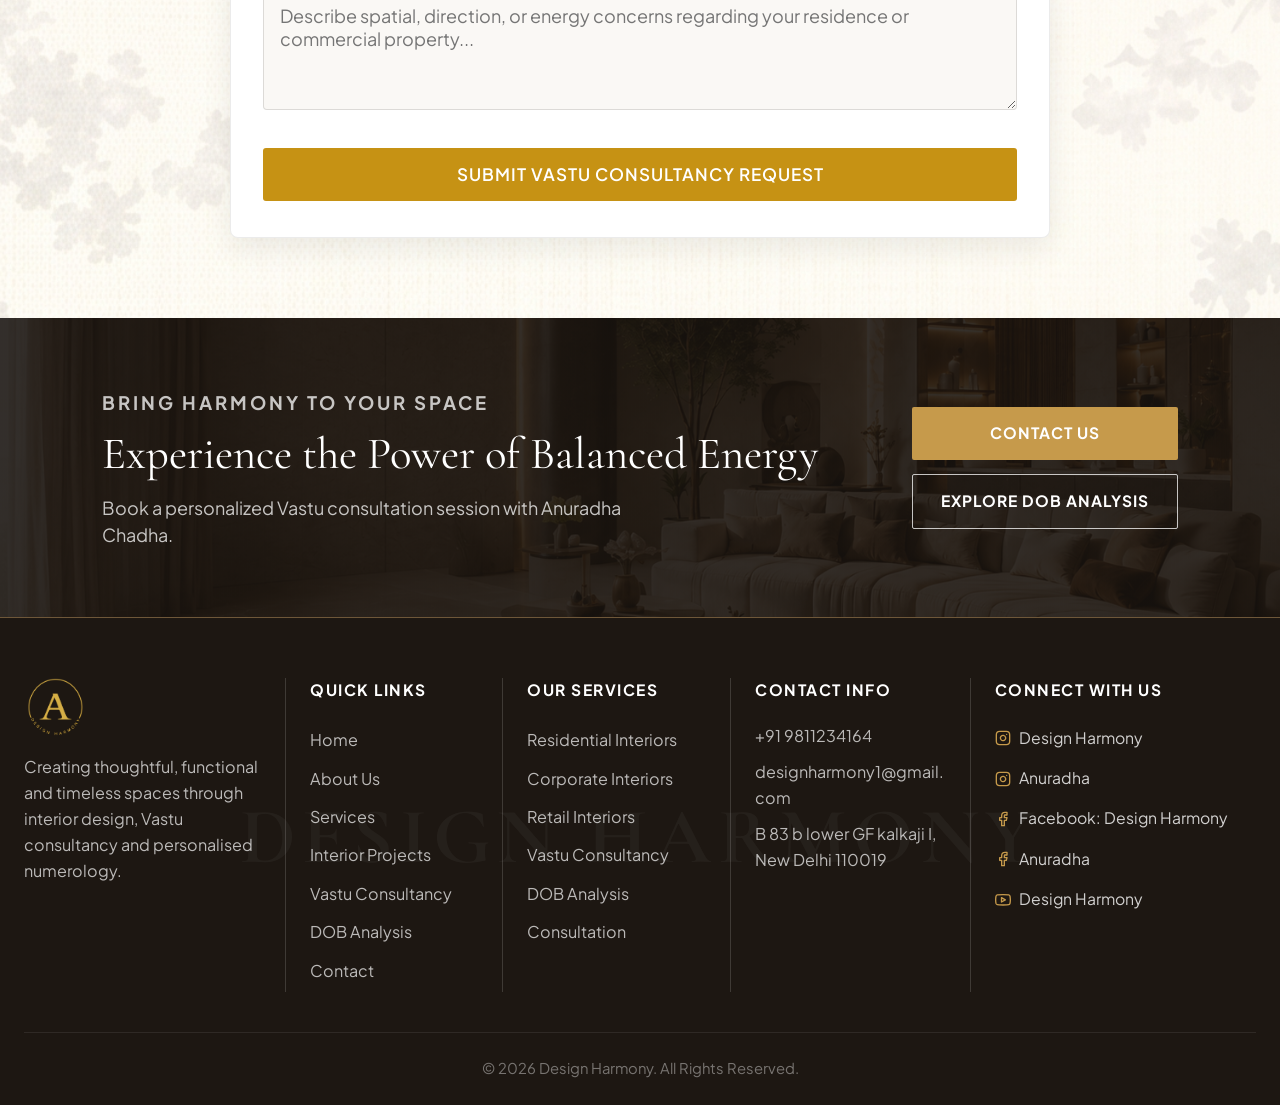
<file: pages/vastu-consultancy.html>
<!DOCTYPE html>
<html lang="en">

<head>
  <meta charset="UTF-8">
  <meta name="viewport" content="width=device-width, initial-scale=1.0">
  <meta name="description"
    content="Authentic Vastu Shastra Consultancy by Anuradha Chadha in New Delhi. Harmonize energy flow in homes and offices with practical, non-demolition remedies.">
  <meta name="keywords"
    content="Vastu Consultancy New Delhi, Vastu Expert Anuradha Chadha, Home Vastu Analysis, Office Vastu Alignment">
  <meta name="author" content="Anuradha Chadha">
  <title>Vastu Consultancy | Design Harmony</title>
  <link rel="icon" type="image/jpeg" href="../assets/logo.jpeg">
  <link rel="apple-touch-icon" href="../assets/logo.jpeg">
  <link rel="preconnect" href="https://fonts.googleapis.com">
  <link rel="preconnect" href="https://fonts.gstatic.com" crossorigin>
  <link
    href="https://fonts.googleapis.com/css2?family=Cormorant+Garamond:wght@400;500;600;700&family=Great+Vibes&family=Plus+Jakarta+Sans:wght@300;400;500;600;700&display=swap"
    rel="stylesheet">
  <link rel="stylesheet" href="../styles.css">
</head>

<body>

  <header class="site-header scrolled" id="site-header">
    <div class="header-container">
      <a href="../index.html" class="brand-logo" id="brand-logo-link">
        <img src="../assets/logo.jpeg" alt="Design Harmony Logo - We Design Magic" id="header-logo-img">
      </a>

      <button class="nav-toggle" id="nav-toggle" aria-label="Toggle Navigation Menu" aria-expanded="false">
        <span class="hamburger"></span>
      </button>

      <nav class="main-nav" id="main-nav" aria-label="Main Navigation">
        <ul class="nav-list">
          <li class="nav-item"><a href="../index.html" class="nav-link" id="nav-home">HOME</a></li>
          <li class="nav-item"><a href="about.html" class="nav-link" id="nav-about">ABOUT US</a></li>
          <li class="nav-item dropdown">
            <a href="../index.html#services" class="nav-link active" id="nav-services">SERVICES <span
                class="caret">▾</span></a>
            <ul class="dropdown-menu">
              <li><a href="residential-interiors.html">Residential Interiors</a></li>
              <li><a href="corporate-interiors.html">Corporate Interiors</a></li>
              <li><a href="retail-interiors.html">Retail Interiors</a></li>
              <li><a href="vastu-consultancy.html">Vastu Consultancy</a></li>
              <li><a href="dob-analysis.html">DOB Analysis</a></li>
              <li><a href="consultation.html">Consultation</a></li>
            </ul>
          </li>
          <li class="nav-item"><a href="projects.html" class="nav-link" id="nav-projects">INTERIOR PROJECTS</a></li>
          <li class="nav-item"><a href="vastu-consultancy.html" class="nav-link active" id="nav-vastu">VASTU
              CONSULTANCY</a></li>
          <li class="nav-item"><a href="dob-analysis.html" class="nav-link" id="nav-dob">DOB ANALYSIS</a></li>
          <li class="nav-item"><a href="contact.html" class="nav-link" id="nav-contact">CONTACT</a></li>
        </ul>
      </nav>

      <div class="header-cta">
        <a href="contact.html" class="btn btn-gold" id="btn-header-consultation">BOOK A CONSULTATION</a>
      </div>
    </div>
  </header>

  <main>
    <section class="page-hero">
      <div class="container">
        <span class="page-hero-subtitle">OUR SERVICES</span>
        <h1 class="page-hero-title">Vastu Consultant in Delhi</h1>
        <p class="page-hero-desc">
          Create Balanced & Positive Spaces with Vastu Shastra
        </p>
      </div>
    </section>

    <section class="subpage-section">
      <div class="container">
        <div class="subpage-content-centered">
          <span class="section-tagline">ANCIENT WISDOM, MODERN LIVING</span>
          <h2 class="about-title" style="margin-bottom: 24px;">Create Balanced & Positive Spaces with Vastu Shastra</h2>
          <div class="subpage-text-body">
            <p style="margin-bottom: 16px;">
              At Design Harmony, we believe that a well-balanced space can support positivity, peace, prosperity, and
              overall well-being. As an experienced Vastu Consultant in Delhi, we provide personalized Vastu guidance
              for homes, offices, and commercial spaces by combining traditional Vastu principles with practical modern
              solutions.
            </p>
            <p>
              Our approach involves understanding the layout, directions, entrance, room placement, and energy balance
              of your property before suggesting suitable remedies. Wherever possible, we focus on practical corrections
              without unnecessary demolition or major structural changes, helping you create a space that is both
              harmonious and functional.
            </p>
          </div>

          <div>
            <img src="../assets/vastu.jpeg" alt="Vastu Shastra Consultation and Directional Analysis"
              class="subpage-hero-img">
          </div>
        </div>
      </div>
    </section>

    <section class="subpage-section">
      <div class="container">
        <div class="subpage-content-centered">
          <span class="section-tagline">FOUNDATION OF VASTU</span>
          <h2 class="about-title" style="margin-bottom: 24px;">Importance of Directions in Vastu</h2>
          <div class="subpage-text-body">
            <p style="margin-bottom: 16px;">
              Directions are one of the most important foundations of Vastu Shastra. The eight main directions—North,
              North-East, East, South-East, South, South-West, West, and North-West—are associated with different
              elements and aspects of life.
            </p>
            <p>
              A proper Vastu analysis studies how these directions interact with your main entrance, kitchen, bedrooms,
              toilets, Mandir, work areas, and furniture placement. At Design Harmony, we carefully evaluate these
              factors to identify imbalances and recommend practical solutions that complement both Vastu and Interior
              Design.
            </p>
          </div>
        </div>
      </section>
      <section class="residential-showcase-section">
        <div class="container text-center">
          <span class="section-tagline">HARMONIOUS SPACES</span>
          <h2 class="about-title">Vastu Consultation Reviews</h2>
        </div>

        <div class="res-marquee-wrapper">
          <div class="res-marquee-track">
            <article class="res-showcase-card">
              <div class="res-card-img-wrap">
                <img src="../assets/vastu consultancy.jpeg" alt="Vastu Consultancy Layout">
              </div>
            </article>

            <article class="res-showcase-card">
              <div class="res-card-img-wrap">
                <img src="../assets/vastu.jpeg" alt="Directional Vastu Analysis">
              </div>
            </article>

            <article class="res-showcase-card">
              <div class="res-card-img-wrap">
                <img src="../projects/Living Room.jpg" alt="Vastu-Balanced Living Space">
              </div>
            </article>

            <article class="res-showcase-card">
              <div class="res-card-img-wrap">
                <img src="../projects/Dining Area.jpg" alt="Vastu Dining Placement">
              </div>
            </article>

            <article class="res-showcase-card">
              <div class="res-card-img-wrap">
                <img src="../assets/cloudbackg.jpeg" alt="Positive Energy Spatial Layout">
              </div>
            </article>

            <!-- Duplicate Set for Infinite Loop -->
            <article class="res-showcase-card">
              <div class="res-card-img-wrap">
                <img src="../assets/vastu consultancy.jpeg" alt="Vastu Consultancy Layout">
              </div>
            </article>

            <article class="res-showcase-card">
              <div class="res-card-img-wrap">
                <img src="../assets/vastu.jpeg" alt="Directional Vastu Analysis">
              </div>
            </article>

            <article class="res-showcase-card">
              <div class="res-card-img-wrap">
                <img src="../projects/Living Room.jpg" alt="Vastu-Balanced Living Space">
              </div>
            </article>

            <article class="res-showcase-card">
              <div class="res-card-img-wrap">
                <img src="../projects/Dining Area.jpg" alt="Vastu Dining Placement">
              </div>
            </article>

            <article class="res-showcase-card">
              <div class="res-card-img-wrap">
                <img src="../assets/cloudbackg.jpeg" alt="Positive Energy Spatial Layout">
              </div>
            </article>
          </div>
        </div>
      </section>

      <section class="subpage-section subpage-form-section" id="booking-form">
        <div class="container">
          <div class="form-card subpage-form-card">
            <h2 class="form-card-title text-center">Book Vastu Consultancy</h2>
            <p class="form-card-subtitle text-center">Harmonize the energy and directions of your living or working
              space
            </p>

            <form class="consultation-form active" id="form-vastu" data-form-type="vastu">
              <div class="form-row">
                <div class="form-group">
                  <label class="form-label">Name *</label>
                  <input type="text" name="name" class="form-control" placeholder="e.g. Rahul Sharma" required>
                </div>
                <div class="form-group">
                  <label class="form-label">Contact No. *</label>
                  <input type="tel" name="contact" class="form-control" placeholder="+91 9811234164" required>
                </div>
              </div>

              <div class="form-group">
                <label class="form-label">Date of Birth *</label>
                <input type="date" name="dob" class="form-control" required>
              </div>

              <div class="form-group">
                <label class="form-label">Challenges / Property Details *</label>
                <textarea name="challenges" class="form-control" rows="4"
                  placeholder="Describe spatial, direction, or energy concerns regarding your residence or commercial property..."
                  required></textarea>
              </div>

              <button type="submit" class="btn btn-gold form-submit-btn">SUBMIT VASTU CONSULTANCY REQUEST</button>
              <div class="form-feedback-msg"></div>
            </form>
          </div>
        </div>
      </section>

      <section class="cta-banner-section">
        <div class="cta-banner-inner">
          <div class="cta-text-content">
            <span class="cta-tagline">BRING HARMONY TO YOUR SPACE</span>
            <h2 class="cta-title">Experience the Power of Balanced Energy</h2>
            <p class="cta-description">Book a personalized Vastu consultation session with Anuradha Chadha.</p>
          </div>
          <div class="cta-buttons-wrap">
            <a href="contact.html" class="btn btn-gold-solid">CONTACT US</a>
            <a href="dob-analysis.html" class="btn btn-outline-white">EXPLORE DOB ANALYSIS</a>
          </div>
        </div>
      </section>
  </main>

  <footer class="site-footer">
    <div class="footer-container">
      <div class="footer-grid">
        <div class="footer-col brand-col">
          <a href="../index.html" class="footer-logo-link">
            <img src="../assets/logo.jpeg" alt="Design Harmony Logo Footer" class="footer-logo">
          </a>
          <p class="footer-bio">
            Creating thoughtful, functional and timeless spaces through interior design, Vastu consultancy and
            personalised numerology.
          </p>
        </div>

        <div class="footer-col">
          <h4 class="footer-heading">QUICK LINKS</h4>
          <ul class="footer-links">
            <li><a href="../index.html">Home</a></li>
            <li><a href="about.html">About Us</a></li>
            <li><a href="../index.html#services">Services</a></li>
            <li><a href="projects.html">Interior Projects</a></li>
            <li><a href="vastu-consultancy.html">Vastu Consultancy</a></li>
            <li><a href="dob-analysis.html">DOB Analysis</a></li>
            <li><a href="contact.html">Contact</a></li>
          </ul>
        </div>

        <div class="footer-col">
          <h4 class="footer-heading">OUR SERVICES</h4>
          <ul class="footer-links">
            <li><a href="residential-interiors.html">Residential Interiors</a></li>
            <li><a href="corporate-interiors.html">Corporate Interiors</a></li>
            <li><a href="retail-interiors.html">Retail Interiors</a></li>
            <li><a href="vastu-consultancy.html">Vastu Consultancy</a></li>
            <li><a href="dob-analysis.html">DOB Analysis</a></li>
            <li><a href="consultation.html">Consultation</a></li>
          </ul>
        </div>

        <div class="footer-col contact-col">
          <h4 class="footer-heading">CONTACT INFO</h4>
          <ul class="contact-info-list">
            <li><a href="tel:+919811234164">+91 9811234164</a></li>
            <li><a href="mailto:Designharmony12@gmail.com">designharmony1@gmail.com</a></li>
            <li><span>B 83 b lower GF kalkaji I, New Delhi 110019</span></li>
          </ul>
        </div>

        <div class="footer-col social-col">
          <h4 class="footer-heading">CONNECT WITH US</h4>
          <ul class="footer-social-list">
            <li>
              <a href="https://www.instagram.com/interiorswithdesignharmony/" target="_blank" rel="noopener noreferrer"
                class="footer-social-link" id="footer-link-ig-dh">
                <svg width="16" height="16" viewBox="0 0 24 24" fill="none" stroke="currentColor" stroke-width="2"
                  stroke-linecap="round" stroke-linejoin="round">
                  <rect x="2" y="2" width="20" height="20" rx="5" ry="5"></rect>
                  <path d="M16 11.37A4 4 0 1 1 12.63 8 4 4 0 0 1 16 11.37z"></path>
                  <line x1="17.5" y1="6.5" x2="17.51" y2="6.5"></line>
                </svg>
                <span>Design Harmony</span>
              </a>
            </li>
            <li>
              <a href="https://www.instagram.com/interiorswithanuradha/" target="_blank" rel="noopener noreferrer"
                class="footer-social-link" id="footer-link-ig-anuradha">
                <svg width="16" height="16" viewBox="0 0 24 24" fill="none" stroke="currentColor" stroke-width="2"
                  stroke-linecap="round" stroke-linejoin="round">
                  <rect x="2" y="2" width="20" height="20" rx="5" ry="5"></rect>
                  <path d="M16 11.37A4 4 0 1 1 12.63 8 4 4 0 0 1 16 11.37z"></path>
                  <line x1="17.5" y1="6.5" x2="17.51" y2="6.5"></line>
                </svg>
                <span>Anuradha</span>
              </a>
            </li>
            <li>
              <a href="https://www.facebook.com/interiorswithdesignharmony" target="_blank" rel="noopener noreferrer"
                class="footer-social-link" id="footer-link-fb-dh">
                <svg width="16" height="16" viewBox="0 0 24 24" fill="none" stroke="currentColor" stroke-width="2"
                  stroke-linecap="round" stroke-linejoin="round">
                  <path d="M18 2h-3a5 5 0 0 0-5 5v3H7v4h3v8h4v-8h3l1-4h-4V7a1 1 0 0 1 1-1h3z"></path>
                </svg>
                <span>Facebook: Design Harmony</span>
              </a>
            </li>
            <li>
              <a href="https://www.facebook.com/profile.php?id=61564376861604" target="_blank" rel="noopener noreferrer"
                class="footer-social-link" id="footer-link-fb-anuradha">
                <svg width="16" height="16" viewBox="0 0 24 24" fill="none" stroke="currentColor" stroke-width="2"
                  stroke-linecap="round" stroke-linejoin="round">
                  <path d="M18 2h-3a5 5 0 0 0-5 5v3H7v4h3v8h4v-8h3l1-4h-4V7a1 1 0 0 1 1-1h3z"></path>
                </svg>
                <span>Anuradha</span>
              </a>
            </li>
            <li>
              <a href="https://www.youtube.com/@Designharmony-1" target="_blank" rel="noopener noreferrer"
                class="footer-social-link" id="footer-link-yt-dh">
                <svg width="16" height="16" viewBox="0 0 24 24" fill="none" stroke="currentColor" stroke-width="2"
                  stroke-linecap="round" stroke-linejoin="round">
                  <path
                    d="M22.54 6.42a2.78 2.78 0 0 0-1.94-2C18.88 4 12 4 12 4s-6.88 0-8.6.46a2.78 2.78 0 0 0-1.94 2A29 29 0 0 0 1 11.75a29 29 0 0 0 .46 5.33A2.78 2.78 0 0 0 3.4 19c1.72.46 8.6.46 8.6.46s6.88 0 8.6-.46a2.78 2.78 0 0 0 1.94-2 29 29 0 0 0 .46-5.25 29 29 0 0 0-.46-5.33z">
                  </path>
                  <polygon points="9.75 15.02 15.5 11.75 9.75 8.48 9.75 15.02"></polygon>
                </svg>
                <span>Design Harmony</span>
              </a>
            </li>
          </ul>
        </div>
      </div>

      <div class="footer-bottom text-center">
        <p>© 2026 Design Harmony. All Rights Reserved.</p>
      </div>
    </div>
  </footer>

  <script src="../config.js"></script>
  <script src="../script.js"></script>
</body>

</html>
</file>
<file: styles.css>
:root {
  --primary-gold: #C69214;
  --primary-gold-hover: #AA7B0E;
  --primary-gold-light: #F4E9CD;
  --dark-bg: #1A1715;
  --dark-card: #24201D;
  --light-bg: #FAF7F2;
  --light-card: #FFFFFF;
  --section-bg-warm: #F4EFEA;
  --text-dark: #2B2520;
  --text-muted: #706860;
  --text-light: #F3EFEA;
  --border-gold: rgba(198, 146, 20, 0.4);
  --border-light: rgba(0, 0, 0, 0.08);
  --font-serif: 'Cormorant Garamond', Georgia, serif;
  --font-sans: 'Plus Jakarta Sans', system-ui, -apple-system, sans-serif;
  --font-script: 'Great Vibes', cursive;
  --shadow-sm: 0 4px 12px rgba(0, 0, 0, 0.04);
  --shadow-md: 0 10px 30px rgba(0, 0, 0, 0.08);
  --shadow-lg: 0 20px 40px rgba(0, 0, 0, 0.12);
  --transition: all 0.3s cubic-bezier(0.25, 0.8, 0.25, 1);
}

*,
*::before,
*::after {
  box-sizing: border-box;
  margin: 0;
  padding: 0;
}

html {
  scroll-behavior: smooth;
  font-size: 19px;
  overflow-x: hidden;
  max-width: 100%;
}

body {
  font-family: var(--font-sans);
  background-color: var(--light-bg);
  background-image: url('assets/cloudbackg.jpeg');
  background-size: cover;
  background-position: top center;
  background-repeat: no-repeat;
  background-attachment: scroll;
  color: var(--text-dark);
  line-height: 1.6;
  -webkit-font-smoothing: antialiased;
  overflow-x: hidden;
  max-width: 100%;
  position: relative;
}

img {
  max-width: 100%;
  height: auto;
  display: block;
}

a {
  color: inherit;
  text-decoration: none;
  transition: var(--transition);
}

ul {
  list-style: none;
}

.container {
  width: 100%;
  max-width: 1240px;
  margin: 0 auto;
  padding: 0 24px;
}

.text-center {
  text-align: center;
}

.highlight-gold {
  color: var(--primary-gold);
}

.btn {
  display: inline-flex;
  align-items: center;
  justify-content: center;
  padding: 12px 28px;
  font-family: var(--font-sans);
  font-size: 0.85rem;
  font-weight: 600;
  letter-spacing: 1px;
  text-transform: uppercase;
  border-radius: 3px;
  cursor: pointer;
  transition: var(--transition);
  border: 1px solid transparent;
}

.btn-gold {
  background-color: var(--primary-gold);
  color: #FFFFFF;
}

.btn-gold:hover {
  background-color: var(--primary-gold-hover);
  transform: translateY(-2px);
  box-shadow: 0 6px 20px rgba(198, 146, 20, 0.35);
}

.btn-outline-light {
  background-color: rgba(255, 255, 255, 0.05);
  border: 1px solid rgba(255, 255, 255, 0.6);
  color: #FFFFFF;
  backdrop-filter: blur(4px);
}

.btn-outline-light:hover {
  background-color: #FFFFFF;
  color: var(--text-dark);
  transform: translateY(-2px);
}

.btn-outline-dark {
  background-color: transparent;
  border: 1px solid var(--text-dark);
  color: var(--text-dark);
  padding: 12px 32px;
}

.btn-outline-dark:hover {
  background-color: var(--text-dark);
  color: #FFFFFF;
  transform: translateY(-2px);
}

.btn-outline-light-card {
  background-color: transparent;
  border: 1px solid rgba(255, 255, 255, 0.4);
  color: #FFFFFF;
}

.btn-outline-light-card:hover {
  border-color: #FFFFFF;
  background-color: rgba(255, 255, 255, 0.1);
  transform: translateY(-2px);
}

.site-header {
  position: fixed;
  top: 0;
  left: 0;
  width: 100%;
  z-index: 1000;
  padding: 16px 0;
  transition: var(--transition);
  background: linear-gradient(180deg, rgba(15, 12, 10, 0.75) 0%, rgba(15, 12, 10, 0.35) 60%, transparent 100%);
}

.site-header.scrolled {
  background: rgba(26, 23, 21, 0.95);
  backdrop-filter: blur(10px);
  -webkit-backdrop-filter: blur(10px);
  box-shadow: 0 4px 20px rgba(0, 0, 0, 0.2);
  padding: 10px 0;
}

.header-container {
  display: flex;
  align-items: center;
  justify-content: space-between;
  max-width: 1320px;
  margin: 0 auto;
  padding: 0 24px;
}

.brand-logo img {
  height: 54px;
  width: auto;
  border-radius: 50%;
  object-fit: cover;
}

.main-nav {
  display: flex;
  align-items: center;
}

.nav-list {
  display: flex;
  align-items: center;
  gap: 24px;
}

.nav-link {
  font-size: 0.8rem;
  font-weight: 600;
  letter-spacing: 1.2px;
  color: #FFFFFF;
  opacity: 0.95;
  padding: 8px 0;
  position: relative;
  text-shadow: 0 1px 4px rgba(0, 0, 0, 0.6);
  white-space: nowrap;
}

.nav-link:hover,
.nav-link.active {
  opacity: 1;
  color: var(--primary-gold);
}

.nav-link::after {
  content: '';
  position: absolute;
  bottom: 0;
  left: 0;
  width: 0;
  height: 2px;
  background-color: var(--primary-gold);
  transition: var(--transition);
}

.nav-link:hover::after,
.nav-link.active::after {
  width: 100%;
}

.dropdown {
  position: relative;
}

.dropdown-menu {
  position: absolute;
  top: 100%;
  left: 0;
  background-color: var(--dark-bg);
  min-width: 220px;
  border-radius: 4px;
  padding: 12px 0;
  box-shadow: var(--shadow-lg);
  opacity: 0;
  visibility: hidden;
  transform: translateY(10px);
  transition: var(--transition);
  border: 1px solid var(--border-gold);
}

.dropdown:hover .dropdown-menu {
  opacity: 1;
  visibility: visible;
  transform: translateY(0);
}

.dropdown-menu a {
  display: block;
  padding: 10px 20px;
  font-size: 0.82rem;
  color: rgba(255, 255, 255, 0.8);
}

.dropdown-menu a:hover {
  background-color: rgba(198, 146, 20, 0.15);
  color: var(--primary-gold);
}

.caret {
  font-size: 0.75rem;
  margin-left: 3px;
  display: inline-block;
  transition: transform 0.35s cubic-bezier(0.16, 1, 0.3, 1);
}

.dropdown.active .caret,
.dropdown:hover .caret {
  transform: rotate(180deg);
}

.nav-toggle {
  display: none;
  background: none;
  border: none;
  cursor: pointer;
  padding: 8px;
  position: relative;
  z-index: 1005;
}

.hamburger {
  display: block;
  width: 26px;
  height: 2px;
  background-color: #FFFFFF;
  position: relative;
  transition: all 0.3s cubic-bezier(0.25, 0.8, 0.25, 1);
}

.hamburger::before,
.hamburger::after {
  content: '';
  position: absolute;
  width: 26px;
  height: 2px;
  background-color: #FFFFFF;
  left: 0;
  transition: all 0.3s cubic-bezier(0.25, 0.8, 0.25, 1);
}

.hamburger::before {
  top: -8px;
}

.hamburger::after {
  bottom: -8px;
}

/* Hamburger to Cross (X) Icon Morphing */
.nav-toggle[aria-expanded="true"] .hamburger,
.nav-toggle.active .hamburger {
  background-color: transparent !important;
}

.nav-toggle[aria-expanded="true"] .hamburger::before,
.nav-toggle.active .hamburger::before {
  top: 0;
  transform: rotate(45deg);
  background-color: var(--primary-gold);
}

.nav-toggle[aria-expanded="true"] .hamburger::after,
.nav-toggle.active .hamburger::after {
  bottom: 0;
  transform: rotate(-45deg);
  background-color: var(--primary-gold);
}

.hero-section {
  position: relative;
  min-height: 100vh;
  display: flex;
  align-items: center;
  justify-content: flex-start;
  padding: 140px 8% 80px;
  color: #FFFFFF;
  background-color: var(--dark-bg);
  overflow: hidden;
}

.hero-bg {
  position: absolute;
  top: 0;
  left: 0;
  width: 100%;
  height: 100%;
  background-image: url('assets/Untitled design.jpeg');
  background-size: cover;
  background-position: center;
  transform: scale(1.02);
}

.hero-overlay {
  position: absolute;
  top: 0;
  left: 0;
  width: 100%;
  height: 100%;
  background: linear-gradient(90deg, rgba(15, 12, 10, 0.82) 7%, rgba(15, 12, 10, 0.45) 40%, transparent 60%);
}

.hero-content {
  position: relative;
  z-index: 2;
  max-width: 680px;
}

.hero-badge {
  display: inline-block;
  font-size: 1.05rem;
  font-weight: 700;
  letter-spacing: 3.5px;
  color: var(--primary-gold);
  margin-bottom: 18px;
  text-transform: uppercase;
}

.hero-title {
  font-family: var(--font-serif);
  font-size: clamp(2.5rem, 5vw, 4.2rem);
  font-weight: 500;
  line-height: 1.15;
  margin-bottom: 24px;
  letter-spacing: -0.5px;
}

.hero-subtext-bar {
  display: flex;
  align-items: center;
  gap: 12px;
  font-size: 0.95rem;
  font-weight: 500;
  color: rgba(255, 255, 255, 0.9);
  margin-bottom: 20px;
  letter-spacing: 0.5px;
}

.hero-subtext-bar .dot {
  color: var(--primary-gold);
}

.hero-description {
  font-size: 1rem;
  color: rgba(255, 255, 255, 0.8);
  margin-bottom: 36px;
  line-height: 1.6;
  max-width: 580px;
}

.hero-actions {
  display: flex;
  gap: 16px;
  flex-wrap: wrap;
}

.services-section {
  padding: 100px 0;
  background-repeat: no-repeat !important;
  background: transparent;
}

.services-section .container {
  max-width: 1680px;
  padding: 0 4%;
}

.section-tagline {
  display: inline-block;
  font-size: 1.05rem;
  font-weight: 700;
  letter-spacing: 3.5px;
  color: var(--text-muted);
  text-transform: uppercase;
  margin-bottom: 14px;
  position: relative;
}

.section-tagline::before,
.section-tagline::after {
  content: '';
  display: inline-block;
  width: 30px;
  height: 1px;
  background-color: var(--border-gold);
  vertical-align: middle;
  margin: 0 12px;
}

.section-title {
  font-family: var(--font-serif);
  font-size: clamp(2rem, 3.5vw, 3rem);
  font-weight: 600;
  color: var(--text-dark);
  margin-bottom: 16px;
}

.section-description {
  font-size: 1rem;
  color: var(--text-muted);
  max-width: 680px;
  margin: 0 auto 56px;
  line-height: 1.6;
}

.services-grid {
  display: grid;
  grid-template-columns: repeat(3, 1fr);
  gap: 28px;
}

.service-card {
  background-color: var(--light-card);
  border-radius: 6px;
  overflow: visible;
  box-shadow: 0 6px 20px rgba(0, 0, 0, 0.05);
  transition: var(--transition);
  display: flex;
  flex-direction: column;
  border: 1px solid rgba(0, 0, 0, 0.06);
  position: relative;
}

.service-card:hover {
  transform: translateY(-6px);
  box-shadow: 0 14px 30px rgba(0, 0, 0, 0.1);
}

.card-media {
  position: relative;
  height: 240px;
  overflow: visible;
}

.card-img-wrap {
  width: 100%;
  height: 100%;
  overflow: hidden;
  border-top-left-radius: 4px;
  border-top-right-radius: 4px;
}

.card-img-wrap img {
  width: 100%;
  height: 100%;
  object-fit: cover;
  transition: transform 0.5s ease;
}

.service-card:hover .card-img-wrap img {
  transform: scale(1.06);
}

.card-icon-badge {
  position: absolute;
  bottom: -24px;
  left: 50%;
  transform: translateX(-50%);
  width: 48px;
  height: 48px;
  border-radius: 50%;
  background-color: var(--primary-gold);
  color: #FFFFFF;
  display: flex;
  align-items: center;
  justify-content: center;
  box-shadow: 0 4px 12px rgba(0, 0, 0, 0.2);
  z-index: 10;
}

.card-content {
  padding: 40px 24px 28px;
  text-align: center;
  display: flex;
  flex-direction: column;
  flex-grow: 1;
}

.card-title {
  font-family: var(--font-serif);
  font-size: 1.5rem;
  font-weight: 600;
  color: var(--text-dark);
  margin-bottom: 12px;
}

.card-text {
  font-size: 0.9rem;
  color: var(--text-muted);
  margin-bottom: 24px;
  line-height: 1.55;
  flex-grow: 1;
}

.card-link {
  font-size: 0.78rem;
  font-weight: 700;
  letter-spacing: 1.5px;
  color: var(--text-dark);
  text-transform: uppercase;
  display: inline-flex;
  align-items: center;
  justify-content: center;
  gap: 6px;
  margin-top: auto;
}

.card-link .arrow {
  transition: transform 0.3s ease;
}

.card-link:hover {
  color: var(--primary-gold);
}

.card-link:hover .arrow {
  transform: translateX(4px);
}

.about-section {
  width: 100%;
  position: relative;
  overflow: hidden;
  background: transparent;
  padding: 24px 17px;
  color: var(--text-dark);
}

.about-section-inner {
  width: 100%;
  max-width: 100%;
  max-height: 640px;
  margin: 0 auto;
  border: 1px solid rgba(80, 70, 60, 0.28);
  border-radius: 6px;
  overflow: hidden;
  background: #EAE1D5;
  box-shadow: 0 8px 30px rgba(0, 0, 0, 0.08);
}

.about-grid {
  display: grid;
  grid-template-columns: 1fr 1fr;
  gap: 0;
  align-items: stretch;
  height: 100%;
  max-height: 640px;
}

.about-content {
  padding: 54px 36px;
  display: flex;
  flex-direction: column;
  justify-content: center;
  height: 100%;
  max-height: 640px;
}

.about-img-col {
  position: relative;
  display: flex;
  justify-content: flex-end;
  align-items: stretch;
  width: 100%;
  height: 100%;
  max-height: 640px;
}

.about-img-frame {
  position: relative;
  width: 100%;
  height: 100%;
  max-height: 640px;
  overflow: hidden;
  border: none;
  background: transparent;
  mask-image: linear-gradient(to right, transparent 0%, rgba(0, 0, 0, 0.35) 12%, #000 35%);
  -webkit-mask-image: linear-gradient(to right, transparent 0%, rgba(0, 0, 0, 0.35) 12%, #000 35%);
}

.about-img-frame::before {
  content: '';
  position: absolute;
  top: 0;
  left: 0;
  bottom: 0;
  width: 20%;
  z-index: 2;
  backdrop-filter: blur(4px);
  -webkit-backdrop-filter: blur(4px);
  pointer-events: none;
  mask-image: linear-gradient(to right, #000 0%, transparent 100%);
  -webkit-mask-image: linear-gradient(to right, #000 0%, transparent 100%);
}

.about-portrait-img {
  width: 100%;
  height: 100%;
  max-height: 640px;
  object-fit: cover;
  object-position: center 20%;
  display: block;
  filter: grayscale(100%) contrast(1.05);
  transition: transform 0.4s ease, filter 0.4s ease;
}

.about-img-frame:hover .about-portrait-img {
  transform: scale(1.02);
  filter: grayscale(100%) contrast(1.1);
}

.section-tagline.left-aligned {
  display: inline-block;
  font-size: 0.78rem;
  font-weight: 700;
  letter-spacing: 2.5px;
  color: #5C5248;
  text-transform: uppercase;
  margin-bottom: 8px;
  position: relative;
}

.section-tagline.left-aligned::before {
  content: '';
  display: inline-block;
  width: 26px;
  height: 2px;
  background-color: #C69A4B;
  vertical-align: middle;
  margin-right: 10px;
}

.section-tagline.left-aligned::after {
  display: none;
}

.about-title {
  font-family: var(--font-serif);
  font-size: clamp(2rem, 3.5vw, 2.7rem);
  font-weight: 500;
  line-height: 1.12;
  color: #2A241F;
  margin-bottom: 12px;
}

.about-text-body p {
  font-size: 0.92rem;
  color: #4E463E;
  margin-bottom: 10px;
  line-height: 1.5;
}

.about-footer-row {
  display: flex;
  align-items: center;
  gap: 30px;
  margin-top: 14px;
  flex-wrap: wrap;
}

.signature-wrapper {
  display: flex;
  flex-direction: column;
}

.signature-font {
  font-family: var(--font-script);
  font-size: 2.6rem;
  color: #2A241F;
  line-height: 1;
}

.signature-title {
  font-size: 0.78rem;
  font-weight: 600;
  color: #6C6258;
  letter-spacing: 0.5px;
  margin-top: 4px;
}

.featured-approach-wrapper {
  background: transparent;
  position: relative;
}

.featured-work-section {
  padding: 85px 0 100px;
  background-color: transparent;
}

.featured-work-section .container {
  max-width: 1680px;
  padding: 0 4%;
}

.projects-grid {
  display: grid;
  grid-template-columns: repeat(4, 1fr);
  gap: 28px;
  margin-top: 48px;
}

.project-card {
  background-color: var(--light-card);
  border-radius: 6px;
  overflow: hidden;
  box-shadow: 0 6px 20px rgba(0, 0, 0, 0.05);
  transition: var(--transition);
  border: 1px solid rgba(0, 0, 0, 0.06);
}

.project-card:hover {
  transform: translateY(-6px);
  box-shadow: 0 14px 30px rgba(0, 0, 0, 0.1);
}

.project-img-wrapper {
  height: 230px;
  overflow: hidden;
}

.project-img-wrapper img {
  width: 100%;
  height: 100%;
  object-fit: cover;
  transition: transform 0.5s ease;
}

.project-card:hover .project-img-wrapper img {
  transform: scale(1.06);
}

.project-info {
  padding: 20px 16px;
  text-align: center;
}

.project-title {
  font-family: var(--font-serif);
  font-size: 1.25rem;
  font-weight: 600;
  color: var(--text-dark);
  margin-bottom: 4px;
}

.project-subtitle {
  font-size: 0.85rem;
  color: var(--text-muted);
}

.project-cta-wrap {
  margin-top: 52px;
}

/* Dynamic Infinite Client Logos Ticker / Marquee */
.clients-section {
  padding: 60px 0 70px;
  position: relative;
  overflow: hidden;
  background-color: transparent;
}

.clients-marquee-wrapper {
  display: flex;
  overflow: hidden;
  user-select: none;
  gap: 32px;
  position: relative;
  width: 100%;
  mask-image: linear-gradient(to right, transparent, #000 8%, #000 92%, transparent);
  -webkit-mask-image: linear-gradient(to right, transparent, #000 8%, #000 92%, transparent);
}

.clients-marquee-track {
  flex-shrink: 0;
  display: flex;
  align-items: center;
  gap: 32px;
  min-width: 100%;
  animation: marqueeRightToLeft 45s linear infinite;
}


@keyframes marqueeRightToLeft {
  from {
    transform: translateX(0%);
  }

  to {
    transform: translateX(calc(-100% - 32px));
  }
}

.client-logo-item {
  flex-shrink: 0;
  height: 130px;
  min-width: 240px;
  padding: 18px 36px;
  background: #FFFFFF;
  border: 1px solid rgba(0, 0, 0, 0.08);
  border-radius: 10px;
  box-shadow: 0 6px 18px rgba(0, 0, 0, 0.06);
  display: flex;
  align-items: center;
  justify-content: center;
}

.client-logo-item img {
  max-height: 95px;
  max-width: 200px;
  width: auto;
  height: auto;
  object-fit: contain;
}

.approach-section {
  padding: 90px 0 110px;
  background-color: transparent;
}

.approach-timeline {
  display: grid;
  grid-template-columns: repeat(5, 1fr);
  gap: 20px;
  margin-top: 60px;
  position: relative;
}

.timeline-line {
  position: absolute;
  top: 24px;
  left: 10%;
  right: 10%;
  height: 1px;
  background-color: var(--border-gold);
  z-index: 1;
}

.approach-step {
  position: relative;
  z-index: 2;
  text-align: center;
}

.step-icon-badge {
  width: 48px;
  height: 48px;
  border-radius: 50%;
  background-color: var(--primary-gold);
  color: #FFFFFF;
  margin: 0 auto 16px;
  display: flex;
  align-items: center;
  justify-content: center;
  box-shadow: 0 4px 10px rgba(198, 146, 20, 0.3);
}

.step-number {
  display: block;
  font-size: 0.8rem;
  font-weight: 700;
  color: var(--primary-gold);
  margin-bottom: 6px;
}

.step-title {
  font-family: var(--font-serif);
  font-size: 1.1rem;
  font-weight: 700;
  letter-spacing: 1px;
  color: var(--text-dark);
  margin-bottom: 10px;
}

.step-desc {
  font-size: 0.85rem;
  color: var(--text-muted);
  line-height: 1.5;
}

.cta-banner-section {
  position: relative;
  width: 100%;
  background-image: linear-gradient(rgba(24, 19, 15, 0.88), rgba(24, 19, 15, 0.88)), url('assets/1 front page image.jpeg');
  background-size: cover;
  background-position: center;
  padding: 70px 8%;
  color: #FFFFFF;
}

.cta-banner-inner {
  max-width: 1240px;
  margin: 0 auto;
  display: flex;
  align-items: center;
  justify-content: space-between;
  gap: 40px;
}

.cta-tagline {
  font-size: 0.98rem;
  font-weight: 700;
  letter-spacing: 3px;
  color: rgba(255, 255, 255, 0.75);
  display: block;
  margin-bottom: 10px;
  text-transform: uppercase;
}

.cta-title {
  font-family: var(--font-serif);
  font-size: clamp(2rem, 3.5vw, 3rem);
  font-weight: 400;
  color: #FFFFFF;
  margin-bottom: 12px;
  line-height: 1.2;
}

.cta-description {
  font-size: 0.95rem;
  color: rgba(255, 255, 255, 0.75);
  max-width: 520px;
  line-height: 1.5;
}

.cta-buttons-wrap {
  display: flex;
  flex-direction: column;
  gap: 14px;
  min-width: 250px;
  flex-shrink: 0;
}

.btn-gold-solid {
  background-color: #C69A4B;
  color: #FFFFFF;
  border: none;
  padding: 14px 28px;
  font-weight: 700;
  font-size: 0.82rem;
  letter-spacing: 1px;
  border-radius: 2px;
  text-align: center;
  text-transform: uppercase;
  transition: var(--transition);
}

.btn-gold-solid:hover {
  background-color: #B3883B;
  transform: translateY(-2px);
  box-shadow: 0 4px 15px rgba(198, 154, 75, 0.3);
}

.btn-outline-white {
  background-color: transparent;
  border: 1px solid rgba(255, 255, 255, 0.75);
  color: #FFFFFF;
  padding: 14px 28px;
  font-weight: 700;
  font-size: 0.82rem;
  letter-spacing: 1px;
  border-radius: 2px;
  text-align: center;
  text-transform: uppercase;
  transition: var(--transition);
}

.btn-outline-white:hover {
  border-color: #FFFFFF;
  background-color: rgba(255, 255, 255, 0.1);
  transform: translateY(-2px);
}

.site-footer {
  background-color: #1D1712;
  color: rgba(255, 255, 255, 0.75);
  padding: 60px 0 24px;
  border-top: 1px solid #6E5739;
  position: relative;
  overflow: hidden;
}

.site-footer::before {
  content: 'DESIGN HARMONY';
  position: absolute;
  top: 45%;
  left: 50%;
  transform: translate(-50%, -50%);
  font-family: var(--font-serif);
  font-size: clamp(2rem, 6.2vw, 6.2rem);
  font-weight: 700;
  letter-spacing: 0.08em;
  color: rgba(255, 255, 255, 0.04);
  white-space: nowrap;
  pointer-events: none;
  user-select: none;
  z-index: 0;
}

.footer-container {
  position: relative;
  z-index: 1;
  max-width: 1480px;
  margin: 0 auto;
  padding: 0 24px;
}

.footer-grid {
  display: grid;
  grid-template-columns: 1.15fr 0.95fr 1fr 1.05fr 1.25fr;
  gap: 0;
  margin-bottom: 40px;
}

.footer-col {
  padding: 0 24px;
  border-right: 1px solid rgba(255, 255, 255, 0.15);
}

.footer-col:first-child {
  padding-left: 0;
}

.footer-col:last-child {
  border-right: none;
  padding-right: 0;
}

.footer-logo {
  height: 60px;
  width: auto;
  border-radius: 50%;
  margin-bottom: 16px;
  display: block;
}

.footer-bio {
  font-size: 0.85rem;
  line-height: 1.6;
  margin-bottom: 20px;
  color: rgba(255, 255, 255, 0.7);
  max-width: 280px;
}

.social-links {
  display: flex;
  gap: 10px;
}

.social-links a {
  width: 32px;
  height: 32px;
  border-radius: 50%;
  background-color: transparent;
  display: flex;
  align-items: center;
  justify-content: center;
  color: #FFFFFF;
  border: 1px solid rgba(255, 255, 255, 0.4);
  transition: var(--transition);
}

.social-links a:hover {
  background-color: #C69A4B;
  color: #FFFFFF;
  border-color: #C69A4B;
  transform: translateY(-2px);
}

.footer-social-list {
  list-style: none;
  padding: 0;
  margin: 0;
  display: flex;
  flex-direction: column;
  gap: 10px;
}

.footer-social-link {
  display: inline-flex;
  align-items: center;
  gap: 8px;
  color: rgba(255, 255, 255, 0.8);
  font-size: 0.83rem;
  transition: var(--transition);
  text-decoration: none;
}

.footer-social-link svg {
  color: #C69A4B;
  flex-shrink: 0;
  transition: transform 0.3s ease;
}

.footer-social-link:hover {
  color: #C69A4B;
  transform: translateX(3px);
}

.footer-social-link:hover svg {
  transform: scale(1.15);
}

.footer-heading {
  font-family: var(--font-sans);
  font-size: 0.82rem;
  font-weight: 700;
  letter-spacing: 1.5px;
  color: #FFFFFF;
  margin-bottom: 20px;
  text-transform: uppercase;
}

.footer-links li {
  margin-bottom: 8px;
}

.footer-links a {
  font-size: 0.85rem;
  color: rgba(255, 255, 255, 0.7);
  transition: var(--transition);
  white-space: nowrap;
}

.footer-links a:hover {
  color: #FFFFFF;
  padding-left: 3px;
}

.contact-info-list li {
  display: flex;
  align-items: flex-start;
  gap: 10px;
  margin-bottom: 10px;
  font-size: 0.85rem;
  color: rgba(255, 255, 255, 0.7);
}

.contact-info-list .icon {
  color: #FFFFFF;
  margin-top: 2px;
  flex-shrink: 0;
}

.contact-info-list a,
.contact-info-list span {
  color: rgba(255, 255, 255, 0.7);
  transition: var(--transition);
  word-break: break-word;
  overflow-wrap: anywhere;
}

.contact-info-list a:hover {
  color: #FFFFFF;
}

.footer-bottom {
  padding-top: 24px;
  border-top: 1px solid rgba(255, 255, 255, 0.08);
  font-size: 0.78rem;
  color: rgba(255, 255, 255, 0.4);
}

@media (max-width: 1024px) {
  .services-grid {
    grid-template-columns: repeat(2, 1fr);
  }

  .projects-grid {
    grid-template-columns: repeat(2, 1fr);
  }

  .approach-timeline {
    grid-template-columns: repeat(3, 1fr);
    gap: 30px;
  }

  .timeline-line {
    display: none;
  }

  .footer-grid {
    grid-template-columns: repeat(2, 1fr);
    gap: 40px 32px;
  }

  .footer-col {
    padding: 0;
    border-right: none;
  }

  .footer-col:first-child,
  .footer-col:last-child {
    padding-left: 0;
    padding-right: 0;
  }

  .footer-bio {
    max-width: 100%;
  }
}

/* Mobile Navigation Background Blur & Scroll Lock */
body.nav-open {
  overflow: hidden !important;
}

body.nav-open main,
body.nav-open .site-footer {
  filter: blur(6px);
  transition: filter 0.35s cubic-bezier(0.25, 0.8, 0.25, 1);
}

.nav-backdrop {
  position: fixed;
  top: 0;
  left: 0;
  width: 100%;
  height: 100%;
  background-color: rgba(18, 16, 14, 0.6);
  opacity: 0;
  visibility: hidden;
  transition: opacity 0.35s cubic-bezier(0.25, 0.8, 0.25, 1), visibility 0.35s ease;
  z-index: 998;
  pointer-events: none;
}

.nav-backdrop.active {
  opacity: 1;
  visibility: visible;
  pointer-events: auto;
}

@media (max-width: 1100px) {
  .nav-toggle {
    display: block;
    position: relative;
    z-index: 1005;
  }

  .main-nav {
    position: fixed;
    top: 0;
    right: 0;
    width: 280px;
    max-width: 80vw;
    height: 100vh;
    background-color: var(--dark-bg);
    padding: 90px 30px 40px;
    box-shadow: -10px 0 30px rgba(0, 0, 0, 0.5);
    transform: translateX(100%);
    transition: transform 0.35s cubic-bezier(0.16, 1, 0.3, 1);
    z-index: 1001;
    overflow-y: auto;
    pointer-events: auto;
  }

  .main-nav.active {
    transform: translateX(0);
  }

  .nav-list {
    flex-direction: column;
    align-items: flex-start;
    gap: 20px;
  }

  .dropdown-menu {
    position: static;
    background: transparent;
    border: none;
    box-shadow: none;
    padding: 0 0 0 16px;
    max-height: 0;
    opacity: 0;
    overflow: hidden;
    visibility: hidden;
    display: block;
    transition: max-height 0.45s cubic-bezier(0.16, 1, 0.3, 1),
      opacity 0.35s ease,
      padding 0.35s ease,
      visibility 0.45s ease;
  }

  .dropdown.active .dropdown-menu {
    max-height: 380px;
    opacity: 1;
    visibility: visible;
    padding: 8px 0 4px 16px;
  }

  /* Smooth Top-to-Bottom Cascade Animation for Dropdown Items */
  .dropdown-menu li {
    opacity: 0;
    transform: translateY(-12px);
    transition: opacity 0.35s ease, transform 0.35s cubic-bezier(0.16, 1, 0.3, 1);
  }

  .dropdown.active .dropdown-menu li {
    opacity: 1;
    transform: translateY(0);
  }

  .dropdown.active .dropdown-menu li:nth-child(1) {
    transition-delay: 0.04s;
  }

  .dropdown.active .dropdown-menu li:nth-child(2) {
    transition-delay: 0.08s;
  }

  .dropdown.active .dropdown-menu li:nth-child(3) {
    transition-delay: 0.12s;
  }

  .dropdown.active .dropdown-menu li:nth-child(4) {
    transition-delay: 0.16s;
  }

  .dropdown.active .dropdown-menu li:nth-child(5) {
    transition-delay: 0.20s;
  }

  .dropdown.active .dropdown-menu li:nth-child(6) {
    transition-delay: 0.24s;
  }

  .header-cta {
    display: none;
  }

  .hero-section {
    padding: 120px 24px 60px;
  }

  .hero-overlay {
    background: rgba(15, 12, 10, 0.65) !important;
  }

  .hero-subtext-bar {
    flex-wrap: wrap;
    font-size: 0.85rem;
  }

  .services-grid {
    grid-template-columns: 1fr;
  }

  .projects-grid {
    grid-template-columns: 1fr;
  }

  .approach-timeline {
    grid-template-columns: 1fr;
  }

  .about-section {
    padding: 32px 16px;
  }

  .about-section-inner {
    max-height: none;
    border-radius: 8px;
  }

  .about-grid {
    grid-template-columns: 1fr;
    max-height: none;
    height: auto;
  }

  .about-img-col {
    order: 1;
    height: 320px;
    max-height: 320px;
    width: 100%;
  }

  .about-img-frame {
    max-height: 320px;
    mask-image: linear-gradient(to bottom, #000 65%, transparent 100%);
    -webkit-mask-image: linear-gradient(to bottom, #000 65%, transparent 100%);
  }

  .about-img-frame::before {
    display: none;
  }

  .about-portrait-img {
    max-height: 320px;
    object-position: center 15%;
  }

  .about-content {
    order: 2;
    padding: 24px 20px 32px;
    max-height: none;
    height: auto;
  }

  .about-title {
    font-size: 1.8rem;
    line-height: 1.2;
    margin-bottom: 12px;
  }

  .about-text-body p {
    font-size: 0.95rem;
    line-height: 1.6;
  }

  .about-footer-row {
    flex-direction: column;
    align-items: flex-start;
    gap: 16px;
    margin-top: 18px;
  }

  .about-footer-row .btn {
    width: 100%;
    text-align: center;
  }

  .signature-wrapper {
    margin-top: 4px;
  }

  .cta-banner-section {
    padding: 60px 20px;
  }

  .cta-banner-inner {
    flex-direction: column;
    align-items: flex-start;
    gap: 32px;
  }

  .cta-text-content {
    width: 100%;
  }

  .cta-buttons-wrap {
    flex-direction: column;
    width: 100%;
  }

  .cta-buttons-wrap .btn {
    width: 100%;
  }

  .footer-grid {
    grid-template-columns: 1fr;
    gap: 28px;
    margin-bottom: 32px;
  }

  .footer-col {
    padding: 0 0 24px 0;
    border-right: none;
    border-bottom: 1px solid rgba(255, 255, 255, 0.1);
  }

  .footer-col:last-child {
    border-bottom: none;
    padding-bottom: 0;
  }

  .footer-bio {
    max-width: 100%;
  }
}

@media (max-width: 480px) {
  .about-section {
    padding: 24px 12px;
  }

  .about-img-col,
  .about-img-frame,
  .about-portrait-img {
    height: 280px;
    max-height: 280px;
  }

  .about-content {
    padding: 20px 16px 28px;
  }

  .about-title {
    font-size: 1.55rem;
  }

  .cta-banner-section {
    padding: 48px 16px;
  }

  .cta-banner-inner {
    gap: 24px;
  }

  .cta-title {
    font-size: 1.85rem;
  }

  .site-footer {
    padding: 48px 0 24px;
  }

  .footer-container {
    padding: 0 20px;
  }

  .footer-grid {
    gap: 24px;
    margin-bottom: 24px;
  }

  .footer-col {
    padding-bottom: 24px;
  }

  .footer-heading {
    font-size: 0.85rem;
    margin-bottom: 14px;
    letter-spacing: 1.2px;
  }

  .footer-links li {
    margin-bottom: 10px;
  }

  .footer-links a {
    font-size: 0.88rem;
    display: inline-block;
  }

  .contact-info-list li {
    font-size: 0.88rem;
    gap: 12px;
    margin-bottom: 12px;
  }

  .footer-bottom {
    padding-top: 20px;
    font-size: 0.78rem;
  }
}

.scroll-progress-bar {
  position: fixed;
  top: 0;
  left: 0;
  height: 3px;
  background: linear-gradient(90deg, #C69A4B, #E5C158);
  width: 0%;
  z-index: 9999;
  transition: width 0.1s ease-out;
}

.timeline-line {
  position: absolute;
  top: 24px;
  left: 10%;
  right: 10%;
  height: 1px;
  background-color: var(--border-gold);
  z-index: 1;
  transform-origin: left;
  transform: scaleX(0);
  transition: transform 1.2s cubic-bezier(0.16, 1, 0.3, 1);
}

.timeline-line.active {
  transform: scaleX(1);
}

.reveal-left {
  opacity: 0;
  transform: translateX(-40px);
  transition: opacity 0.8s cubic-bezier(0.16, 1, 0.3, 1), transform 0.8s cubic-bezier(0.16, 1, 0.3, 1);
  will-change: opacity, transform;
}

.reveal-left.active {
  opacity: 1;
  transform: translateX(0);
}

.reveal-right {
  opacity: 0;
  transform: translateX(40px);
  transition: opacity 0.8s cubic-bezier(0.16, 1, 0.3, 1), transform 0.8s cubic-bezier(0.16, 1, 0.3, 1);
  will-change: opacity, transform;
}

.reveal-right.active {
  opacity: 1;
  transform: translateX(0);
}

.reveal-scale {
  opacity: 0;
  transform: scale(0.92) translateY(20px);
  transition: opacity 0.8s cubic-bezier(0.16, 1, 0.3, 1), transform 0.8s cubic-bezier(0.16, 1, 0.3, 1);
  will-change: opacity, transform;
}

.reveal-scale.active {
  opacity: 1;
  transform: scale(1) translateY(0);
}

.reveal-up {
  opacity: 0;
  transform: translateY(35px);
  transition: opacity 0.8s cubic-bezier(0.16, 1, 0.3, 1), transform 0.8s cubic-bezier(0.16, 1, 0.3, 1);
  will-change: opacity, transform;
}

.reveal-up.active {
  opacity: 1;
  transform: translateY(0);
}

.reveal-delay-1 {
  transition-delay: 0.1s;
}

.reveal-delay-2 {
  transition-delay: 0.25s;
}

.reveal-delay-3 {
  transition-delay: 0.4s;
}

.reveal-delay-4 {
  transition-delay: 0.55s;
}

.reveal-delay-5 {
  transition-delay: 0.7s;
}

.magnetic-hover {
  transition: transform 0.3s cubic-bezier(0.25, 0.8, 0.25, 1), box-shadow 0.3s ease;
}

.magnetic-hover:hover {
  transform: translateY(-4px) scale(1.01);
}

/* ==========================================================================
   SUBPAGES & FORM DESIGN SYSTEM STYLES
   ========================================================================== */

/* Page Hero Banner */
.page-hero {
  position: relative;
  padding: 160px 0 80px;
  background-color: var(--dark-bg);
  color: var(--text-light);
  overflow: hidden;
  text-align: center;
  border-bottom: 1px solid var(--border-gold);
}

.page-hero .container {
  position: relative;
  z-index: 2;
}

.page-hero::before {
  content: '';
  position: absolute;
  top: 0;
  left: 0;
  right: 0;
  bottom: 0;
  background: radial-gradient(circle at 50% 30%, rgba(198, 146, 20, 0.15), transparent 70%);
  pointer-events: none;
  z-index: 0;
}

.page-hero::after {
  content: 'DESIGN HARMONY';
  position: absolute;
  top: 55%;
  left: 50%;
  transform: translate(-50%, -50%);
  font-family: var(--font-serif);
  font-size: clamp(2.2rem, 6.8vw, 6.5rem);
  font-weight: 700;
  letter-spacing: 0.08em;
  color: rgba(255, 255, 255, 0.04);
  white-space: nowrap;
  pointer-events: none;
  user-select: none;
  z-index: 1;
}

.page-hero-subtitle {
  font-family: var(--font-sans);
  font-size: 1.1rem;
  font-weight: 700;
  letter-spacing: 3.5px;
  color: var(--primary-gold);
  text-transform: uppercase;
  margin-bottom: 14px;
  display: block;
}

.page-hero-title {
  font-family: var(--font-serif);
  font-size: clamp(2.4rem, 5vw, 3.8rem);
  font-weight: 500;
  line-height: 1.15;
  color: #FFFFFF;
  margin-bottom: 16px;
}

.page-hero-desc {
  max-width: 680px;
  margin: 0 auto 24px;
  font-size: 1.05rem;
  color: #D5CEC7;
  line-height: 1.6;
}

.breadcrumb {
  display: inline-flex;
  align-items: center;
  gap: 10px;
  font-size: 0.82rem;
  letter-spacing: 1px;
  text-transform: uppercase;
  color: var(--text-muted);
}

.breadcrumb a {
  color: var(--primary-gold);
  transition: var(--transition);
}

.breadcrumb a:hover {
  color: #FFFFFF;
}

.breadcrumb .sep {
  opacity: 0.5;
}

/* Subpage Main Content Layout */
.subpage-section {
  padding: 80px 0;
  background: transparent;
}

.subpage-grid-2col {
  display: grid;
  grid-template-columns: 1.2fr 0.8fr;
  gap: 48px;
  align-items: start;
}

.subpage-content-centered {
  max-width: 900px;
  margin: 0 auto;
  text-align: center;
}

.subpage-content-centered .about-text-body,
.subpage-content-centered .subpage-text-body {
  text-align: center;
  font-size: 1.05rem;
  line-height: 1.8;
  max-width: 780px;
  margin: 0 auto 32px;
}

.subpage-hero-img {
  width: 100%;
  max-height: 480px;
  object-fit: cover;
  border-radius: 8px;
  box-shadow: var(--shadow-md);
  margin: 32px auto 0;
  display: block;
}

.subpage-grid-features {
  display: grid;
  grid-template-columns: repeat(auto-fit, minmax(280px, 1fr));
  gap: 32px;
  margin-top: 40px;
}

.feature-box {
  background: var(--light-card);
  border: 1px solid var(--border-light);
  border-radius: 4px;
  padding: 32px 24px;
  transition: var(--transition);
  box-shadow: var(--shadow-sm);
}

.feature-box:hover {
  border-color: var(--border-gold);
  transform: translateY(-4px);
  box-shadow: var(--shadow-md);
}

.feature-icon {
  width: 48px;
  height: 48px;
  background: rgba(198, 146, 20, 0.1);
  color: var(--primary-gold);
  border-radius: 50%;
  display: flex;
  align-items: center;
  justify-content: center;
  margin-bottom: 20px;
}

.feature-title {
  font-family: var(--font-serif);
  font-size: 1.35rem;
  color: var(--text-dark);
  margin-bottom: 12px;
}

.feature-desc {
  font-size: 0.95rem;
  color: var(--text-muted);
  line-height: 1.6;
}

/* Form Styles */
.form-card {
  background: var(--light-card);
  border: 1px solid var(--border-light);
  border-radius: 8px;
  padding: 36px 32px;
  box-shadow: var(--shadow-md);
  position: relative;
  width: 100%;
  max-width: 100%;
  box-sizing: border-box;
  min-width: 0;
  overflow: hidden;
}

.subpage-form-card {
  max-width: 820px;
  margin: 0 auto;
}

.form-card.dark-theme {
  background: var(--dark-card);
  border-color: rgba(198, 146, 20, 0.25);
  color: var(--text-light);
}

.form-card-title {
  font-family: var(--font-serif);
  font-size: 1.8rem;
  margin-bottom: 8px;
  color: var(--text-dark);
}

.form-card.dark-theme .form-card-title {
  color: #FFFFFF;
}

.form-card-subtitle {
  font-size: 0.95rem;
  color: var(--text-muted);
  margin-bottom: 28px;
}

.form-group {
  margin-bottom: 20px;
  width: 100%;
  box-sizing: border-box;
  min-width: 0;
}

.form-row {
  display: grid;
  grid-template-columns: 1fr 1fr;
  gap: 20px;
  width: 100%;
  box-sizing: border-box;
  min-width: 0;
}

.form-row > * {
  min-width: 0;
  width: 100%;
  box-sizing: border-box;
}

.form-label {
  display: block;
  font-size: 0.82rem;
  font-weight: 600;
  letter-spacing: 0.8px;
  text-transform: uppercase;
  margin-bottom: 8px;
  color: var(--text-dark);
}

.form-card.dark-theme .form-label {
  color: #E2DBD4;
}

.form-control,
.form-select {
  width: 100%;
  max-width: 100%;
  min-width: 0;
  box-sizing: border-box;
  padding: 13px 16px;
  font-family: var(--font-sans);
  font-size: 0.95rem;
  color: var(--text-dark);
  background-color: #FAF8F5;
  border: 1px solid rgba(0, 0, 0, 0.12);
  border-radius: 4px;
  transition: var(--transition);
  outline: none;
}

input[type="date"].form-control {
  min-height: 48px;
  display: flex;
  align-items: center;
  -webkit-appearance: none;
  appearance: none;
}

.form-card.dark-theme .form-control,
.form-card.dark-theme .form-select {
  background-color: #1A1715;
  border-color: rgba(255, 255, 255, 0.15);
  color: #FFFFFF;
}

.form-control:focus,
.form-select:focus {
  border-color: var(--primary-gold);
  background-color: #FFFFFF;
  box-shadow: 0 0 0 3px rgba(198, 146, 20, 0.15);
}

.form-card.dark-theme .form-control:focus,
.form-card.dark-theme .form-select:focus {
  background-color: #24201D;
  box-shadow: 0 0 0 3px rgba(198, 146, 20, 0.25);
}

textarea.form-control {
  resize: vertical;
  min-height: 120px;
}

.form-submit-btn {
  width: 100%;
  box-sizing: border-box;
  padding: 14px 20px;
  font-size: 0.9rem;
  margin-top: 10px;
  white-space: normal;
  line-height: 1.35;
}

.form-feedback-msg {
  display: none;
  padding: 14px 18px;
  margin-top: 20px;
  border-radius: 4px;
  font-size: 0.92rem;
  line-height: 1.4;
}

.form-feedback-msg.success {
  display: block;
  background-color: rgba(46, 125, 50, 0.1);
  border: 1px solid #2e7d32;
  color: #1b5e20;
}

.form-feedback-msg.error {
  display: block;
  background-color: rgba(198, 40, 40, 0.1);
  border: 1px solid #c62828;
  color: #b71c1c;
}

/* Portfolio Filter Bar */
.filter-bar {
  display: flex;
  justify-content: center;
  align-items: center;
  gap: 12px;
  flex-wrap: wrap;
  margin-bottom: 48px;
}

.filter-btn {
  background: transparent;
  border: 1px solid var(--border-light);
  color: var(--text-dark);
  padding: 10px 24px;
  font-family: var(--font-sans);
  font-size: 0.82rem;
  font-weight: 600;
  letter-spacing: 1px;
  text-transform: uppercase;
  border-radius: 30px;
  cursor: pointer;
  transition: var(--transition);
}

.filter-btn:hover,
.filter-btn.active {
  background-color: var(--primary-gold);
  border-color: var(--primary-gold);
  color: #FFFFFF;
}

/* Contact Info List Cards */
.contact-detail-card {
  background: var(--light-card);
  border: 1px solid var(--border-light);
  border-radius: 6px;
  padding: 32px;
  box-shadow: var(--shadow-sm);
  width: 100%;
  max-width: 100%;
  box-sizing: border-box;
  min-width: 0;
}

.contact-detail-item {
  display: flex;
  align-items: flex-start;
  gap: 16px;
  margin-bottom: 24px;
  min-width: 0;
  width: 100%;
  box-sizing: border-box;
}

.contact-detail-item:last-child {
  margin-bottom: 0;
}

.contact-icon-wrap {
  width: 44px;
  height: 44px;
  min-width: 44px;
  background: rgba(198, 146, 20, 0.1);
  color: var(--primary-gold);
  border-radius: 50%;
  display: flex;
  align-items: center;
  justify-content: center;
}

.contact-detail-label {
  font-size: 0.78rem;
  letter-spacing: 1px;
  text-transform: uppercase;
  color: var(--text-muted);
  margin-bottom: 4px;
  display: block;
}

.contact-detail-val {
  font-size: 1rem;
  font-weight: 500;
  color: var(--text-dark);
  word-break: break-word;
  overflow-wrap: anywhere;
}

/* Responsive adjust for subpages */
@media (max-width: 992px) {
  .subpage-grid-2col {
    grid-template-columns: 1fr;
    gap: 32px;
  }
}

@media (max-width: 768px) {
  .subpage-section {
    padding: 40px 0;
  }

  .form-row {
    grid-template-columns: 1fr;
    gap: 16px;
  }

  .form-card,
  .contact-detail-card {
    padding: 24px 18px;
  }

  .form-control,
  .form-select {
    font-size: 16px; /* Prevents auto-zoom on mobile Safari (iPhone 390x844) */
  }

  .page-hero {
    padding: 120px 0 50px;
  }
}

@media (max-width: 480px) {
  .container {
    padding: 0 16px;
  }

  .form-card,
  .contact-detail-card {
    padding: 20px 14px;
  }

  .form-card-title {
    font-size: 1.45rem;
  }

  .consult-tab-btn {
    padding: 12px 14px;
  }

  .consult-tab-btn .tab-title {
    font-size: 0.98rem;
  }

  .consult-tab-btn .tab-sub {
    font-size: 0.74rem;
  }
}

/* ==========================================================================
   SMOOTH PAGE TRANSITION & CLICK ANIMATIONS
   ========================================================================== */

/* Page entrance animation */
body {
  animation: pageFadeIn 0.4s ease forwards;
}

@keyframes pageFadeIn {
  from {
    opacity: 0;
  }

  to {
    opacity: 1;
  }
}

/* Staggered Hero Header Animations */
.page-hero-subtitle {
  animation: heroSubSlide 0.6s cubic-bezier(0.16, 1, 0.3, 1) 0.05s both;
}

.page-hero-title {
  animation: heroTitleSlide 0.7s cubic-bezier(0.16, 1, 0.3, 1) 0.12s both;
}

.page-hero-desc {
  animation: heroDescSlide 0.7s cubic-bezier(0.16, 1, 0.3, 1) 0.22s both;
}

.subpage-content-centered {
  animation: subpageContentReveal 0.8s cubic-bezier(0.16, 1, 0.3, 1) 0.28s both;
}

@keyframes heroSubSlide {
  from {
    opacity: 0;
    transform: translateY(-8px);
  }

  to {
    opacity: 1;
    transform: translateY(0);
  }
}

@keyframes heroTitleSlide {
  from {
    opacity: 0;
    transform: translateY(16px);
  }

  to {
    opacity: 1;
    transform: translateY(0);
  }
}

@keyframes heroDescSlide {
  from {
    opacity: 0;
    transform: translateY(12px);
  }

  to {
    opacity: 1;
    transform: translateY(0);
  }
}

@keyframes subpageContentReveal {
  from {
    opacity: 0;
    transform: translateY(24px) scale(0.985);
  }

  to {
    opacity: 1;
    transform: translateY(0) scale(1);
  }
}

/* Micro-interaction Click/Press Feedback */
.btn:active,
.card-link:active,
.service-card:active,
.nav-link:active {
  transform: scale(0.975);
  transition: transform 0.12s ease;
}

/* Dual Consultation Form Tab Selector */
.consult-form-tabs {
  display: grid;
  grid-template-columns: repeat(3, 1fr);
  gap: 12px;
  margin-bottom: 24px;
  width: 100%;
  box-sizing: border-box;
  min-width: 0;
}

.consult-form-tabs > * {
  min-width: 0;
  width: 100%;
  box-sizing: border-box;
}

.consult-tab-btn {
  background: var(--light-bg);
  border: 2px solid var(--border-light);
  border-radius: 6px;
  padding: 14px 16px;
  text-align: left;
  cursor: pointer;
  transition: var(--transition);
  display: flex;
  flex-direction: column;
  width: 100%;
  box-sizing: border-box;
  min-width: 0;
  -webkit-appearance: none;
  appearance: none;
  font-family: inherit;
}

.consult-tab-btn:hover {
  border-color: var(--primary-gold);
  background: #FFFBF5;
}

.consult-tab-btn.active {
  border-color: var(--primary-gold);
  background: #FFFBF0;
  box-shadow: 0 4px 14px rgba(198, 146, 20, 0.15);
}

.consult-tab-btn .tab-title {
  font-family: var(--font-serif);
  font-size: 1.08rem;
  font-weight: 700;
  color: var(--text-dark);
  line-height: 1.25;
  word-wrap: break-word;
  overflow-wrap: break-word;
}

.consult-tab-btn .tab-sub {
  font-size: 0.76rem;
  color: var(--text-muted);
  margin: 3px 0 0;
  line-height: 1.35;
  word-wrap: break-word;
  overflow-wrap: break-word;
}

@media (max-width: 860px) {
  .consult-form-tabs {
    grid-template-columns: 1fr;
    gap: 10px;
  }
}

.subpage-cta-wrap {
  margin-top: 36px;
  text-align: center;
}

/* ==========================================================================
   Admin Dashboard & Buyer Portal Styles (Luxury Dark/Gold Aesthetic)
   ========================================================================== */
.admin-body {
  background: #0f0c0a;
  color: #f4efe9;
  font-family: var(--font-sans);
  min-height: 100vh;
  margin: 0;
}

/* Auth Container & Card */
.admin-auth-container {
  display: flex;
  align-items: center;
  justify-content: center;
  min-height: 100vh;
  padding: 20px;
  background: radial-gradient(circle at center, rgba(198, 146, 20, 0.18) 0%, #0f0c0a 75%);
}

.admin-auth-card {
  width: 100%;
  max-width: 460px;
  background: rgba(22, 17, 14, 0.95);
  border: 1px solid rgba(198, 146, 20, 0.4);
  border-radius: 16px;
  padding: 44px 40px;
  box-shadow: 0 25px 60px rgba(0, 0, 0, 0.8), 0 0 30px rgba(198, 146, 20, 0.1);
  backdrop-filter: blur(12px);
}

.admin-logo {
  width: 76px;
  height: 76px;
  border-radius: 50%;
  object-fit: cover;
  border: 2px solid var(--primary-gold);
  margin-bottom: 14px;
  box-shadow: 0 0 16px rgba(198, 146, 20, 0.3);
}

.admin-auth-title {
  font-family: var(--font-serif);
  font-size: 1.75rem;
  letter-spacing: 2px;
  color: var(--primary-gold);
  margin-bottom: 6px;
}

.admin-auth-subtitle {
  font-size: 0.85rem;
  color: #c4b9ad;
  margin-bottom: 32px;
}

/* Dashboard Overall Layout */
.admin-dashboard-container {
  display: flex;
  min-height: 100vh;
  background: #0b0907;
}

/* Sidebar */
.admin-sidebar {
  width: 270px;
  background: #140f0c;
  border-right: 1px solid rgba(198, 146, 20, 0.25);
  display: flex;
  flex-direction: column;
  padding: 28px 18px;
  flex-shrink: 0;
  box-shadow: 4px 0 20px rgba(0, 0, 0, 0.4);
}

.admin-sidebar-header {
  display: flex;
  align-items: center;
  gap: 12px;
  padding-bottom: 22px;
  border-bottom: 1px solid rgba(198, 146, 20, 0.2);
  margin-bottom: 28px;
}

.admin-sidebar-logo {
  width: 46px;
  height: 46px;
  border-radius: 50%;
  object-fit: cover;
  border: 1.5px solid var(--primary-gold);
}

.admin-sidebar-brand {
  font-family: var(--font-serif);
  font-size: 1.1rem;
  font-weight: 700;
  color: var(--primary-gold);
  letter-spacing: 1.5px;
}

.admin-sidebar-role {
  font-size: 0.75rem;
  color: #b8ac9f;
  letter-spacing: 0.5px;
}

.admin-nav {
  display: flex;
  flex-direction: column;
  gap: 10px;
  flex-grow: 1;
}

.admin-nav-item {
  display: flex;
  align-items: center;
  gap: 14px;
  padding: 13px 18px;
  border-radius: 8px;
  background: transparent;
  border: 1px solid transparent;
  color: #d1c5b8;
  font-size: 0.92rem;
  font-weight: 600;
  cursor: pointer;
  text-align: left;
  transition: all 0.25s ease;
}

.admin-nav-item:hover {
  background: rgba(198, 146, 20, 0.12);
  color: #ffffff;
  border-color: rgba(198, 146, 20, 0.3);
}

.admin-nav-item.active {
  background: linear-gradient(90deg, rgba(198, 146, 20, 0.25) 0%, rgba(198, 146, 20, 0.08) 100%);
  color: var(--primary-gold);
  border: 1px solid rgba(198, 146, 20, 0.4);
  border-left: 4px solid var(--primary-gold);
  box-shadow: 0 4px 15px rgba(0, 0, 0, 0.3);
}

.admin-sidebar-footer {
  margin-top: auto;
  padding-top: 20px;
  border-top: 1px solid rgba(198, 146, 20, 0.25);
}

/* Main Content Area */
.admin-main-content {
  flex-grow: 1;
  padding: 36px 44px;
  background: #0b0907;
  overflow-y: auto;
}

.admin-topbar {
  display: flex;
  justify-content: space-between;
  align-items: center;
  padding-bottom: 24px;
  border-bottom: 1px solid rgba(198, 146, 20, 0.2);
  margin-bottom: 36px;
}

.admin-page-title {
  font-family: var(--font-serif);
  font-size: 2.1rem;
  color: #ffffff;
  margin-bottom: 4px;
  letter-spacing: 0.5px;
}

.admin-page-sub {
  font-size: 0.9rem;
  color: #b8ac9f;
}

/* Cards & Containers */
.admin-card {
  background: rgba(24, 19, 15, 0.95);
  border: 1px solid rgba(198, 146, 20, 0.25);
  border-radius: 14px;
  padding: 32px;
  box-shadow: 0 12px 35px rgba(0, 0, 0, 0.5);
  margin-bottom: 28px;
}

.admin-card-header {
  display: flex;
  justify-content: space-between;
  align-items: center;
  margin-bottom: 24px;
  padding-bottom: 14px;
  border-bottom: 1px solid rgba(255, 255, 255, 0.08);
}

.admin-card-title {
  font-family: var(--font-serif);
  font-size: 1.45rem;
  color: var(--primary-gold);
  letter-spacing: 0.5px;
}

/* High Contrast Form Styling for Admin */
.admin-main-content .form-group,
.admin-auth-card .form-group {
  margin-bottom: 22px;
}

.admin-main-content .form-label,
.admin-auth-card .form-label {
  display: block;
  font-size: 0.85rem;
  font-weight: 700;
  letter-spacing: 1px;
  text-transform: uppercase;
  color: #f4efe9;
  margin-bottom: 8px;
}

.admin-main-content .form-control,
.admin-auth-card .form-control {
  width: 100%;
  padding: 14px 18px;
  background-color: #140f0c !important;
  border: 1.5px solid rgba(198, 146, 20, 0.4) !important;
  border-radius: 8px !important;
  color: #ffffff !important;
  font-size: 0.95rem;
  font-family: var(--font-sans);
  transition: all 0.2s ease;

  &::placeholder {
    color: #8c8073;
  }

  &:focus {
    outline: none;
    border-color: var(--primary-gold) !important;
    background-color: #1c1612 !important;
    box-shadow: 0 0 12px rgba(198, 146, 20, 0.3) !important;
  }
}

.admin-form-grid {
  display: grid;
  grid-template-columns: repeat(auto-fit, minmax(240px, 1fr));
  gap: 20px;
  align-items: end;
}

.admin-form-grid .form-submit-wrap {
  margin-bottom: 22px;
}

/* Table Styling */
.table-responsive {
  overflow-x: auto;
  border-radius: 10px;
  border: 1px solid rgba(255, 255, 255, 0.08);
}

.admin-table {
  width: 100%;
  border-collapse: collapse;
  text-align: left;
  font-size: 0.9rem;
}

.admin-table th {
  padding: 14px 18px;
  background: #140f0c;
  color: var(--primary-gold);
  font-weight: 700;
  text-transform: uppercase;
  font-size: 0.8rem;
  letter-spacing: 1px;
  border-bottom: 1px solid rgba(198, 146, 20, 0.3);
}

.admin-table td {
  padding: 16px 18px;
  border-bottom: 1px solid rgba(255, 255, 255, 0.06);
  color: #e8dfd5;
  background: rgba(22, 17, 14, 0.6);
}

.admin-table tbody tr:hover td {
  background: rgba(198, 146, 20, 0.08);
}

.badge-gold {
  background: rgba(198, 146, 20, 0.2);
  color: var(--primary-gold);
  border: 1px solid rgba(198, 146, 20, 0.5);
  padding: 4px 12px;
  border-radius: 20px;
  font-size: 0.76rem;
  font-weight: 700;
  letter-spacing: 0.5px;
}

/* Logos & Projects Display Grids */
.admin-logos-grid {
  display: grid;
  grid-template-columns: repeat(auto-fill, minmax(210px, 1fr));
  gap: 22px;
  margin-top: 10px;
}

.admin-logo-card {
  background: #ffffff;
  border: 1px solid rgba(198, 146, 20, 0.3);
  border-radius: 10px;
  padding: 20px 16px;
  text-align: center;
  box-shadow: 0 6px 18px rgba(0, 0, 0, 0.3);
  display: flex;
  flex-direction: column;
  align-items: center;
  justify-content: space-between;
  height: 190px;
  transition: transform 0.2s ease, box-shadow 0.2s ease;
}

.admin-logo-card:hover {
  transform: translateY(-3px);
  box-shadow: 0 10px 25px rgba(198, 146, 20, 0.2);
}

.admin-logo-preview {
  max-height: 75px;
  max-width: 170px;
  object-fit: contain;
  margin-bottom: 12px;
}

.admin-logo-name {
  font-size: 0.85rem;
  font-weight: 700;
  color: #1a1512;
  margin-bottom: 12px;
  word-break: break-word;
}

.admin-services-grid {
  display: grid;
  grid-template-columns: repeat(auto-fill, minmax(320px, 1fr));
  gap: 24px;
  margin-top: 14px;
}

.admin-section-divider {
  color: var(--primary-gold);
  font-size: 1.05rem;
  font-weight: 700;
  letter-spacing: 0.5px;
  text-transform: uppercase;
  margin: 28px 0 16px;
  padding-bottom: 8px;
  border-bottom: 1px solid rgba(198, 146, 20, 0.3);
}

.admin-projects-grid {
  display: grid;
  grid-template-columns: repeat(auto-fill, minmax(280px, 1fr));
  gap: 24px;
  margin-top: 10px;
}

.admin-project-card {
  background: #140f0c;
  border: 1px solid rgba(198, 146, 20, 0.3);
  border-radius: 12px;
  padding: 16px;
  box-shadow: 0 8px 24px rgba(0, 0, 0, 0.4);
  display: flex;
  flex-direction: column;
  justify-content: space-between;
  transition: transform 0.2s ease, border-color 0.2s ease;
}

.admin-project-card:hover {
  transform: translateY(-3px);
  border-color: var(--primary-gold);
}

.admin-project-img {
  width: 100%;
  height: 160px;
  object-fit: cover;
  border-radius: 8px;
  margin-bottom: 14px;
}

.admin-project-body {
  display: flex;
  flex-direction: column;
  align-items: flex-start;
  gap: 8px;
}

.admin-project-title {
  font-family: var(--font-serif);
  font-size: 1.1rem;
  color: #ffffff;
  margin: 4px 0 8px;
  line-height: 1.3;
}

/* Button Variants in Admin */
.btn-outline-gold {
  background: transparent;
  border: 1px solid var(--primary-gold);
  color: var(--primary-gold);
  padding: 9px 20px;
  border-radius: 6px;
  cursor: pointer;
  font-size: 0.84rem;
  font-weight: 700;
  letter-spacing: 0.5px;
  transition: all 0.2s ease;
}

.btn-outline-gold:hover {
  background: var(--primary-gold);
  color: #000000;
  box-shadow: 0 4px 14px rgba(198, 146, 20, 0.3);
}

.btn-outline-danger {
  background: rgba(198, 40, 40, 0.1);
  border: 1px solid #c62828;
  color: #ef9a9a;
  padding: 7px 16px;
  border-radius: 6px;
  cursor: pointer;
  font-size: 0.8rem;
  font-weight: 700;
  width: 100%;
  transition: all 0.2s ease;
}

.btn-outline-danger:hover {
  background: #c62828;
  color: #ffffff;
}

.admin-toast {
  position: fixed;
  top: 28px;
  right: 28px;
  background: var(--primary-gold);
  color: #000000;
  font-weight: 800;
  padding: 16px 28px;
  border-radius: 8px;
  box-shadow: 0 12px 35px rgba(0, 0, 0, 0.6);
  z-index: 9999;
  letter-spacing: 0.5px;
}

/* Custom Delete Confirmation Modal */
.dh-modal-overlay {
  position: fixed;
  top: 0;
  left: 0;
  width: 100vw;
  height: 100vh;
  background: rgba(0, 0, 0, 0.82);
  backdrop-filter: blur(8px);
  z-index: 10000;
  display: flex;
  align-items: center;
  justify-content: center;
  padding: 20px;
  animation: fadeInModal 0.2s ease forwards;
}

@keyframes fadeInModal {
  from {
    opacity: 0;
    transform: scale(0.98);
  }

  to {
    opacity: 1;
    transform: scale(1);
  }
}

.dh-modal-card {
  background: #16110e;
  border: 1.5px solid var(--primary-gold);
  border-radius: 16px;
  max-width: 440px;
  width: 100%;
  padding: 32px 28px;
  text-align: center;
  box-shadow: 0 20px 50px rgba(0, 0, 0, 0.8), 0 0 30px rgba(198, 146, 20, 0.2);
  display: flex;
  flex-direction: column;
  align-items: center;
}

.dh-modal-icon-badge {
  width: 56px;
  height: 56px;
  border-radius: 50%;
  background: rgba(229, 57, 53, 0.12);
  border: 1px solid rgba(229, 57, 53, 0.3);
  display: flex;
  align-items: center;
  justify-content: center;
  margin-bottom: 18px;
}

.dh-modal-title {
  font-family: var(--font-serif);
  font-size: 1.7rem;
  color: #ffffff;
  margin-bottom: 10px;
}

.dh-modal-body {
  font-size: 0.95rem;
  color: #c8bcaf;
  line-height: 1.5;
  margin-bottom: 26px;
}

.dh-modal-actions {
  display: flex;
  gap: 14px;
  width: 100%;
}

.dh-modal-actions button {
  flex: 1;
  padding: 12px;
  font-weight: 700;
  border-radius: 8px;
  cursor: pointer;
  font-size: 0.88rem;
  letter-spacing: 0.5px;
}

.btn-danger-solid {
  background: #c62828;
  color: #ffffff;
  border: 1px solid #e53935;
  transition: all 0.2s ease;
}

.btn-danger-solid:hover {
  background: #d32f2f;
  box-shadow: 0 4px 15px rgba(229, 57, 53, 0.4);
}

/* ============================================================
   ADMIN PAGE — MOBILE RESPONSIVE
   ============================================================ */

@media (max-width: 900px) {

  /* Dashboard: stack sidebar on top, content below */
  .admin-dashboard-container {
    flex-direction: column;
  }

  /* Sidebar → horizontal sticky top nav bar */
  .admin-sidebar {
    width: 100%;
    flex-direction: row;
    align-items: center;
    padding: 10px 14px;
    border-right: none;
    border-bottom: 1px solid rgba(198, 146, 20, 0.25);
    box-shadow: 0 4px 20px rgba(0, 0, 0, 0.5);
    position: sticky;
    top: 0;
    z-index: 100;
    gap: 10px;
    overflow-x: auto;
    -webkit-overflow-scrolling: touch;
  }

  .admin-sidebar-header {
    flex-shrink: 0;
    padding-bottom: 0;
    border-bottom: none;
    margin-bottom: 0;
    padding-right: 14px;
    border-right: 1px solid rgba(198, 146, 20, 0.2);
  }

  .admin-sidebar-role {
    display: none;
  }

  .admin-sidebar-brand {
    font-size: 0.9rem;
    letter-spacing: 1px;
  }

  .admin-sidebar-logo {
    width: 36px;
    height: 36px;
  }

  /* Nav items in a horizontal row */
  .admin-nav {
    flex-direction: row;
    flex-grow: 1;
    gap: 6px;
    overflow-x: auto;
    -webkit-overflow-scrolling: touch;
    scrollbar-width: none;
  }

  .admin-nav::-webkit-scrollbar {
    display: none;
  }

  .admin-nav-item {
    white-space: nowrap;
    flex-shrink: 0;
    padding: 8px 13px;
    font-size: 0.8rem;
    gap: 6px;
  }

  /* Sidebar footer → inline log out */
  .admin-sidebar-footer {
    flex-shrink: 0;
    margin-top: 0;
    padding-top: 0;
    border-top: none;
    padding-left: 12px;
    border-left: 1px solid rgba(198, 146, 20, 0.2);
  }

  .admin-sidebar-footer .btn-outline-danger {
    white-space: nowrap;
    width: auto;
    padding: 7px 12px;
    font-size: 0.75rem;
  }

  /* Main content — reduce padding */
  .admin-main-content {
    padding: 20px 16px;
  }

  /* Topbar — stack vertically */
  .admin-topbar {
    flex-direction: column;
    align-items: flex-start;
    gap: 12px;
    padding-bottom: 16px;
    margin-bottom: 22px;
  }

  .admin-topbar-actions {
    width: 100% !important;
    justify-content: flex-start !important;
    flex-wrap: wrap !important;
    gap: 10px !important;
  }

  .admin-page-title {
    font-size: 1.55rem;
  }

  /* Cards — reduce padding */
  .admin-card {
    padding: 18px 14px;
  }

  /* Single-column form grids */
  .admin-form-grid {
    grid-template-columns: 1fr;
  }

  .admin-services-grid {
    grid-template-columns: 1fr;
  }

  .admin-projects-grid {
    grid-template-columns: 1fr;
  }

  .admin-logos-grid {
    grid-template-columns: repeat(auto-fill, minmax(140px, 1fr));
    gap: 14px;
  }

  /* Toast — bottom of screen on mobile */
  .admin-toast {
    top: auto;
    bottom: 20px;
    right: 16px;
    left: 16px;
    text-align: center;
    font-size: 0.88rem;
    padding: 13px 18px;
  }

  /* Modal */
  .dh-modal-card {
    padding: 24px 18px;
  }

  .dh-modal-actions {
    flex-direction: column;
    gap: 10px;
  }
}

@media (max-width: 480px) {
  .admin-auth-card {
    padding: 24px 16px;
  }

  .admin-auth-title {
    font-size: 1.4rem;
  }

  .admin-page-title {
    font-size: 1.3rem;
  }

  .admin-card-title {
    font-size: 1.2rem;
  }

  .admin-main-content .form-control,
  .admin-auth-card .form-control {
    padding: 12px 14px;
    font-size: 0.9rem;
  }
}

/* Residential Interior Right-to-Left Marquee Showcase Gallery */
.residential-showcase-section {
  padding: 80px 0;
  background: transparent;
  overflow: hidden;
  position: relative;
}

.res-marquee-wrapper {
  width: 100%;
  overflow: hidden;
  position: relative;
  margin-top: 40px;
  padding: 15px 0 25px 0;
}

.res-marquee-wrapper::before,
.res-marquee-wrapper::after {
  content: "";
  position: absolute;
  top: 0;
  width: 80px;
  height: 100%;
  z-index: 2;
  pointer-events: none;
}

.res-marquee-wrapper::before {
  left: 0;
  background: linear-gradient(to right, var(--bg-cream, #FAFAF7), transparent);
}

.res-marquee-wrapper::after {
  right: 0;
  background: linear-gradient(to left, var(--bg-cream, #FAFAF7), transparent);
}

.res-marquee-track {
  display: flex;
  gap: 28px;
  width: max-content;
  animation: resMarqueeRightToLeft 28s linear infinite;
}

.res-marquee-track:hover {
  animation-play-state: paused;
}

@keyframes resMarqueeRightToLeft {
  0% {
    transform: translateX(0);
  }

  100% {
    transform: translateX(-50%);
  }
}

.res-showcase-card {
  width: 270px;
  height: 180px;
  flex-shrink: 0;
  background: #FFFFFF;
  border-radius: 16px;
  overflow: hidden;
  box-shadow: 0 12px 35px rgba(42, 36, 31, 0.08);
  border: 1px solid rgba(198, 154, 75, 0.2);
  transition: transform 0.4s cubic-bezier(0.165, 0.84, 0.44, 1), box-shadow 0.4s ease;
  position: relative;
}

.res-showcase-card:hover {
  transform: translateY(-8px);
  box-shadow: 0 20px 45px rgba(198, 154, 75, 0.25);
  border-color: rgba(198, 154, 75, 0.5);
}

.res-card-img-wrap {
  width: 100%;
  height: 100%;
  overflow: hidden;
  position: relative;
}

.res-card-img-wrap img {
  width: 100%;
  height: 100%;
  object-fit: cover;
  transition: transform 0.6s ease;
}

.res-showcase-card:hover .res-card-img-wrap img {
  transform: scale(1.08);
}
</file>
